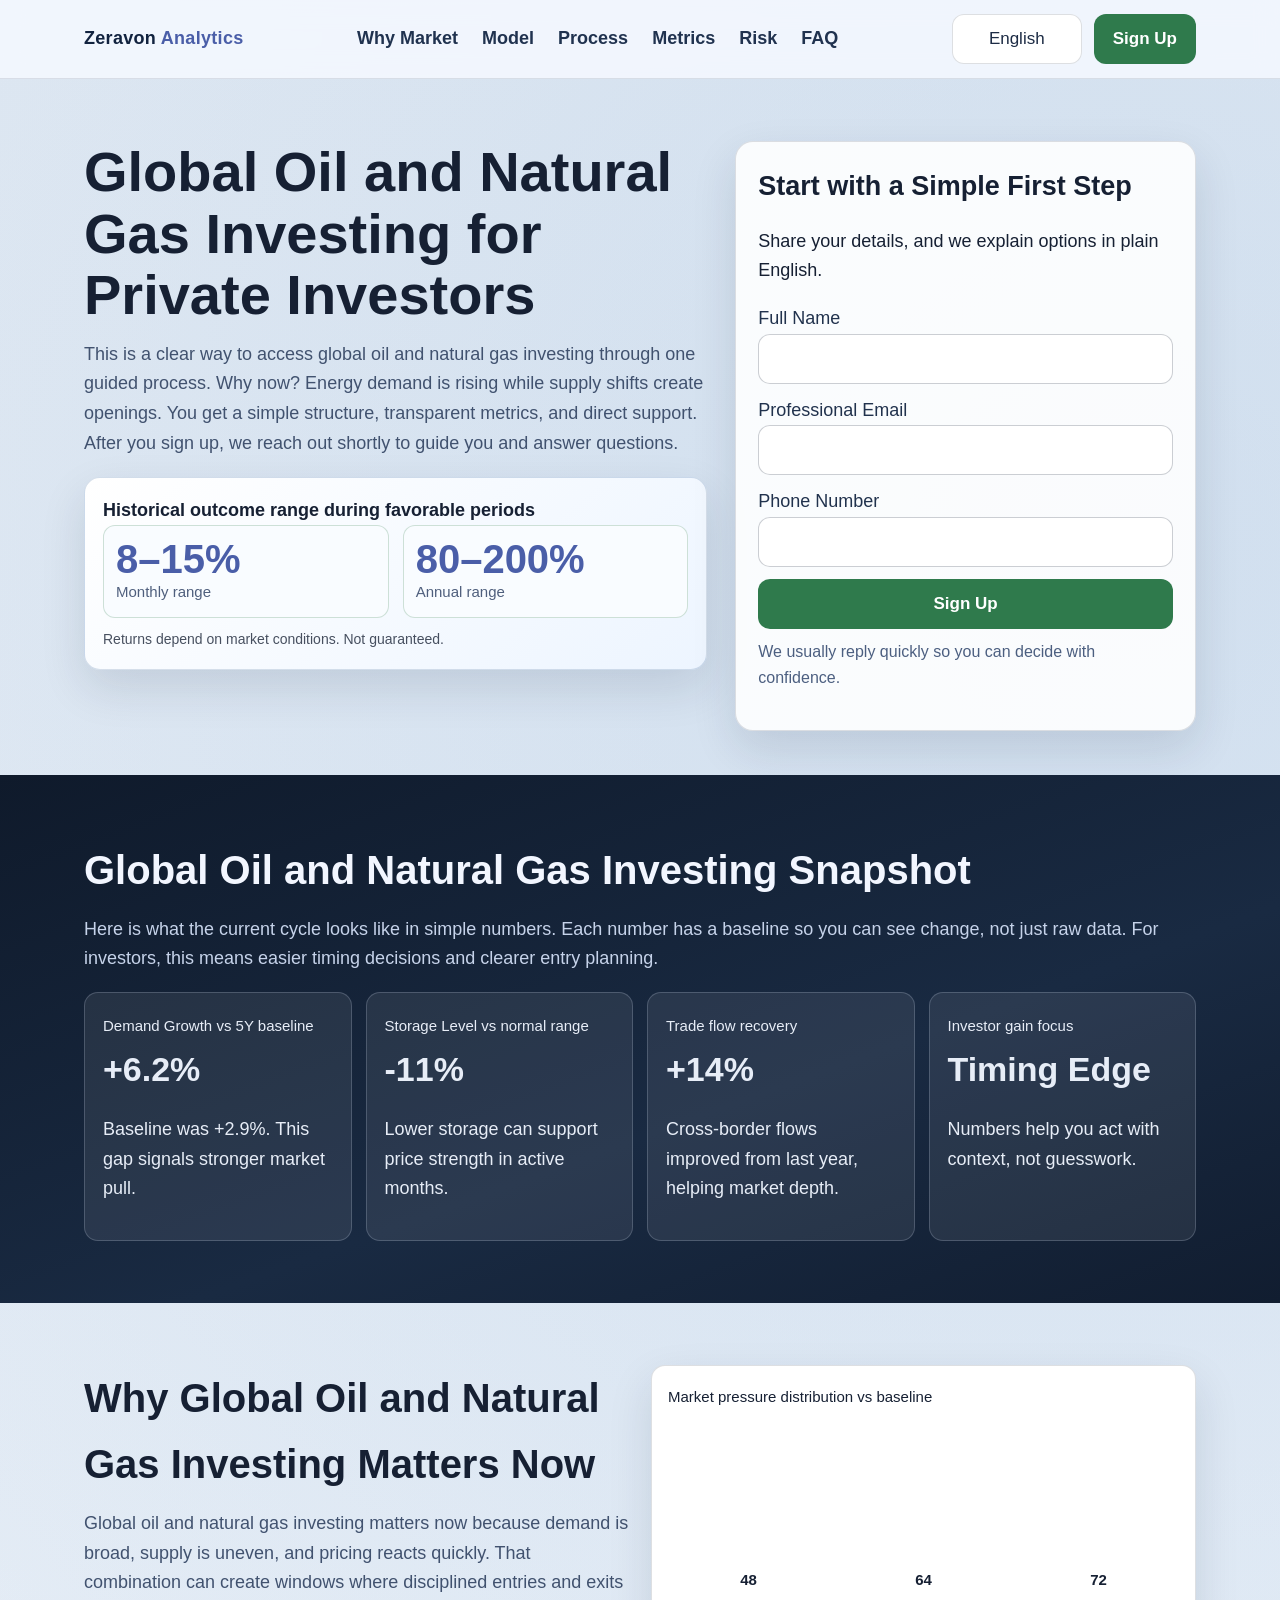
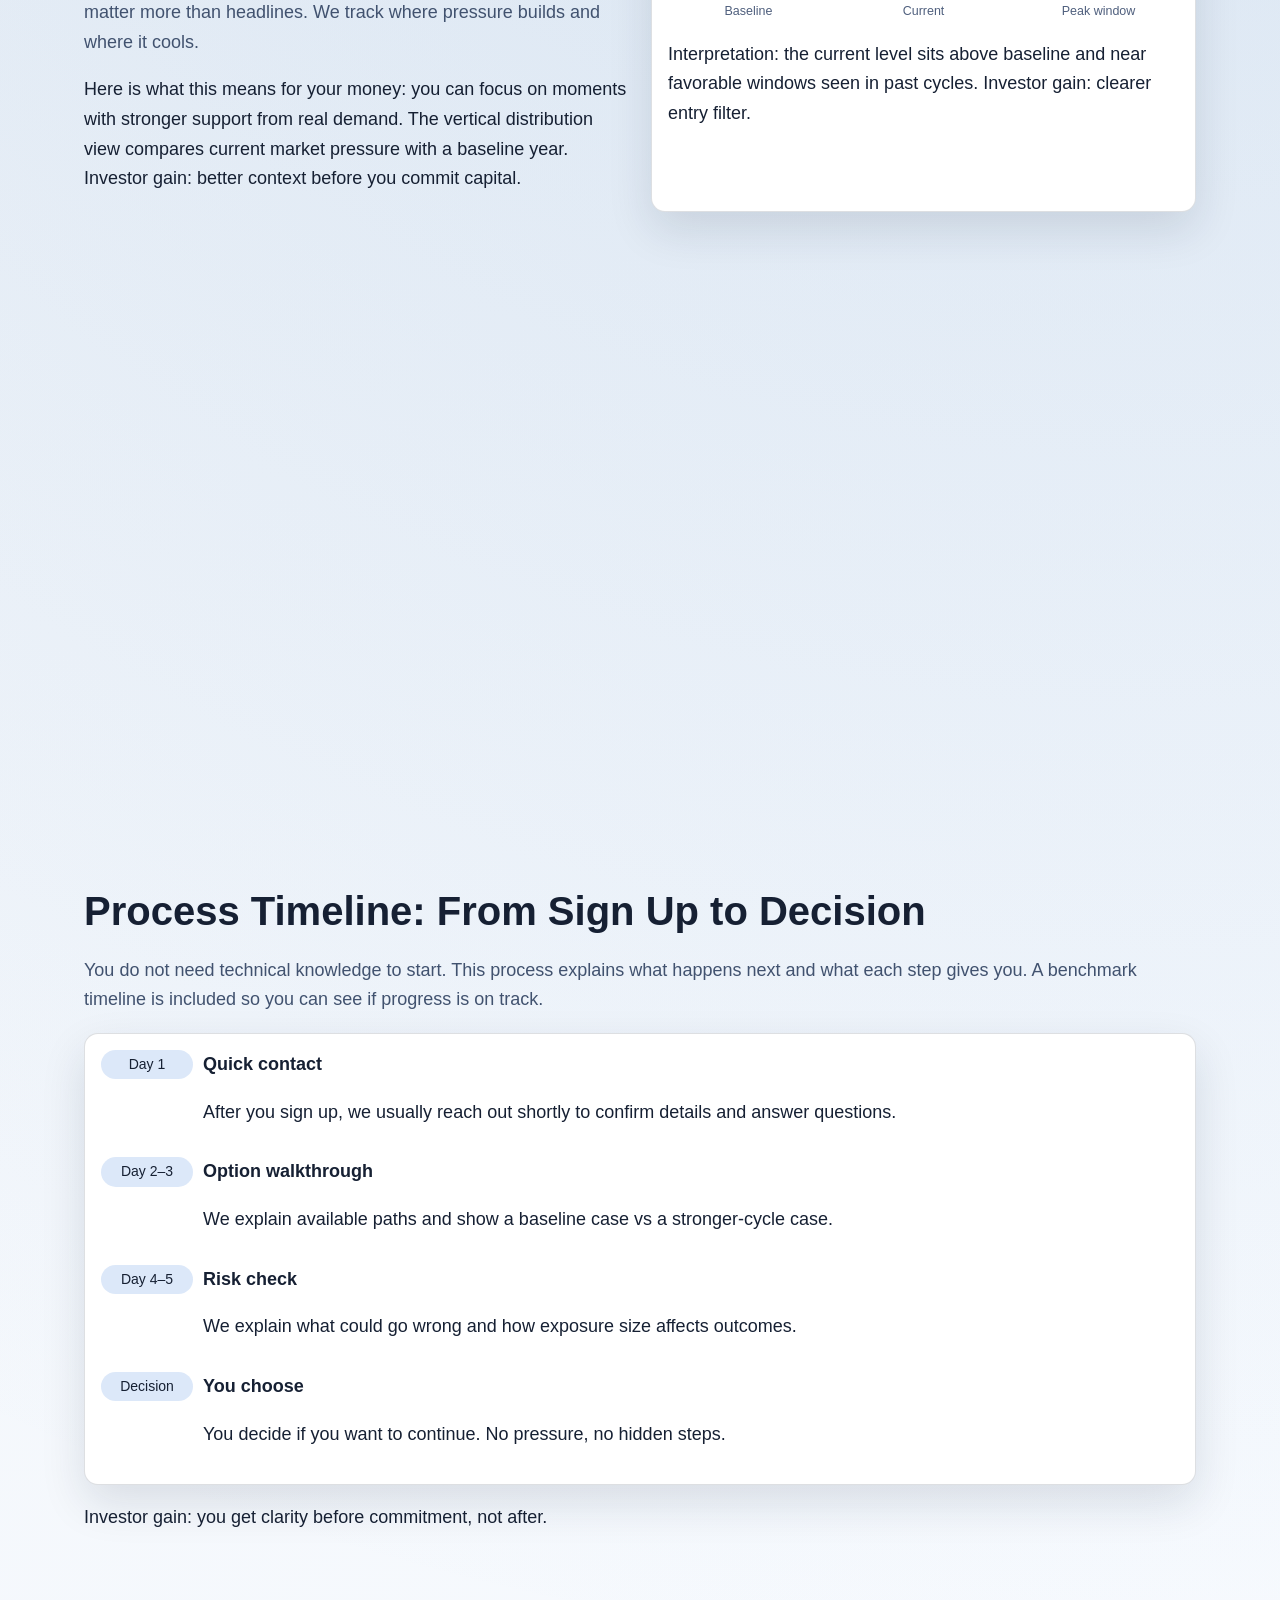
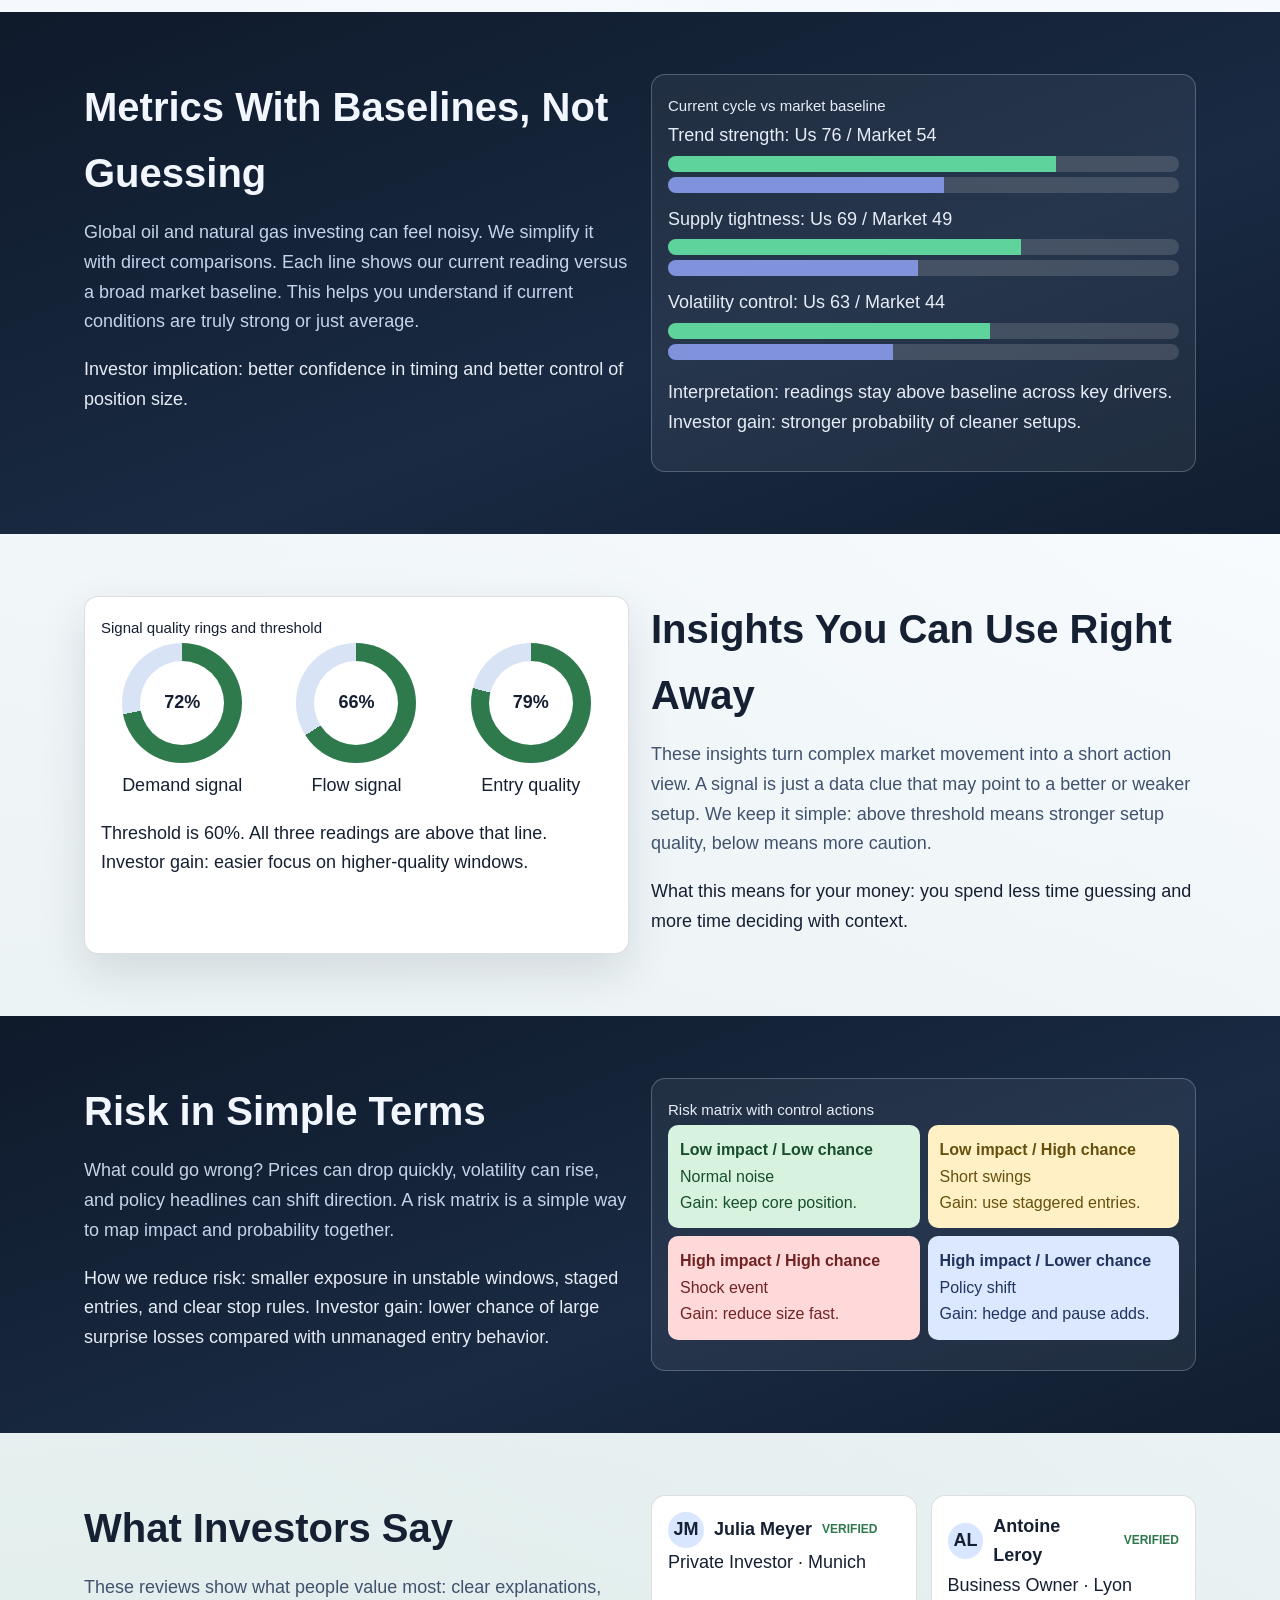
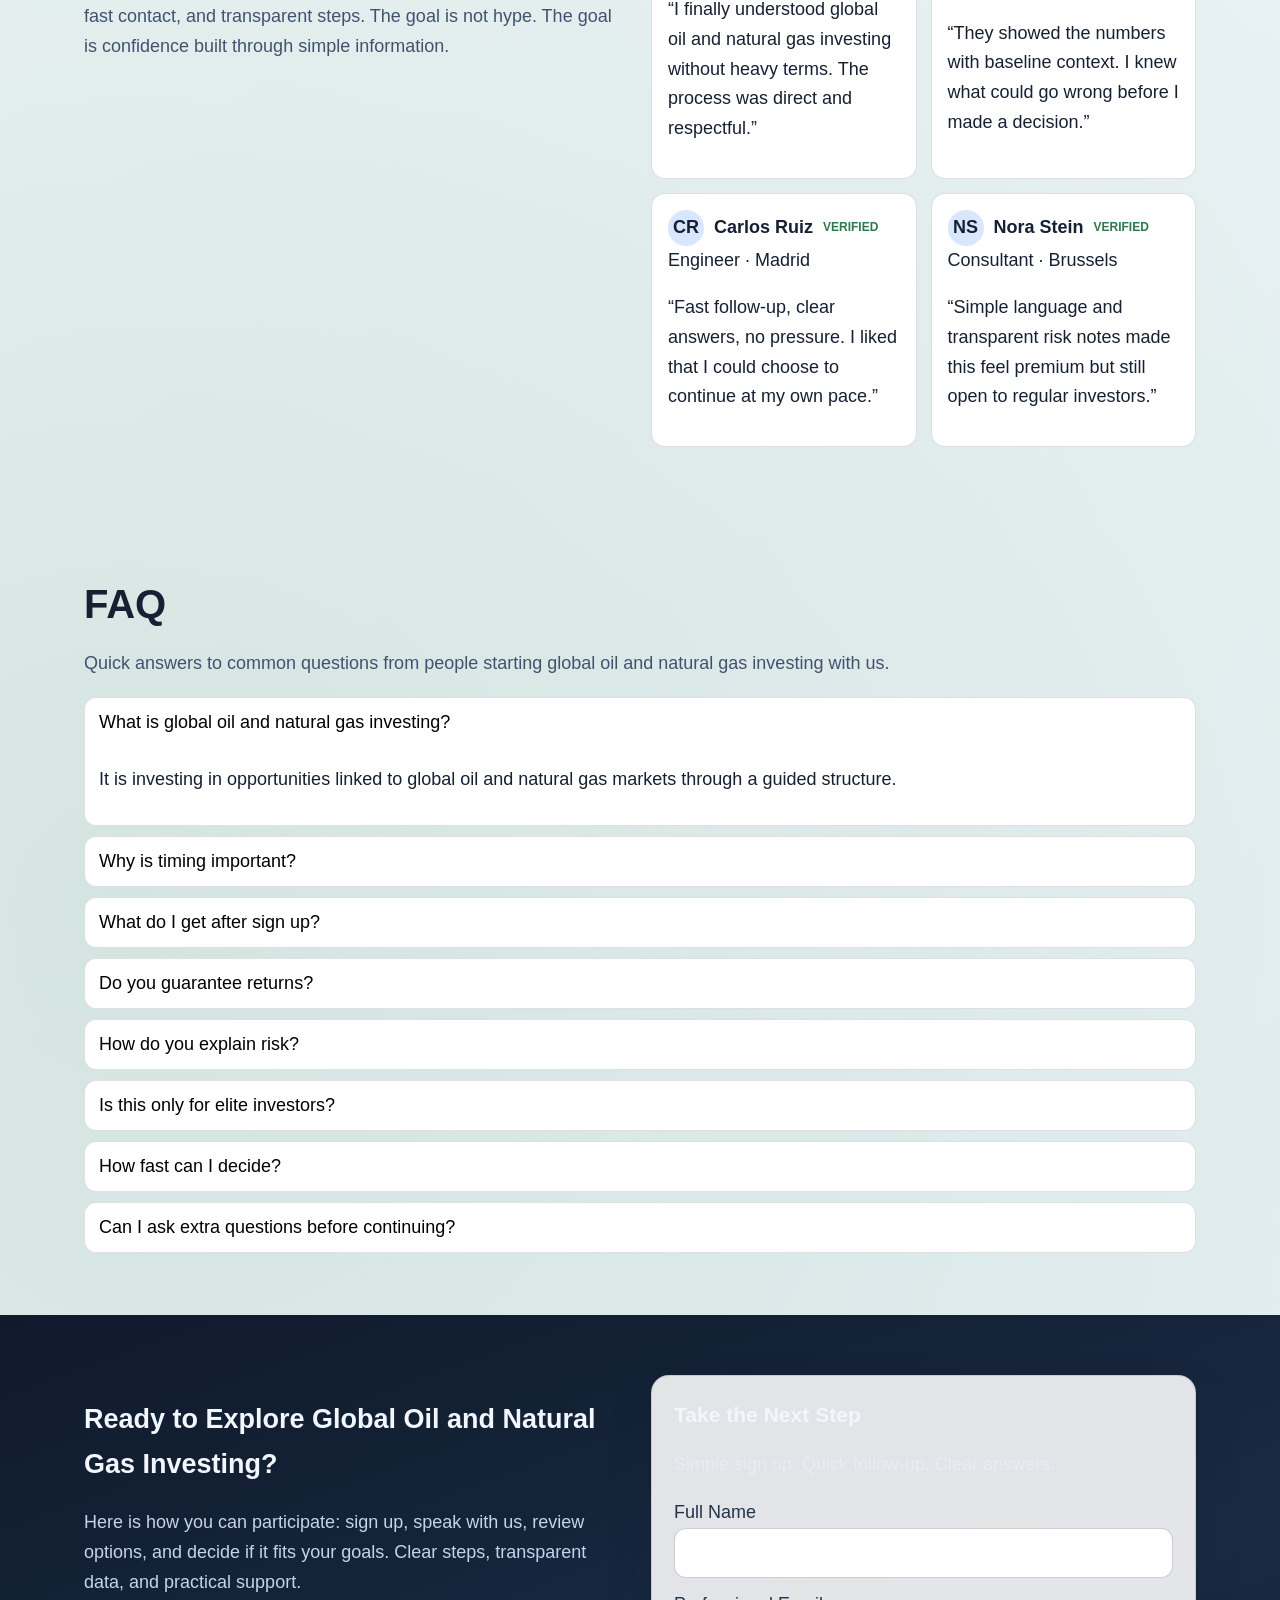
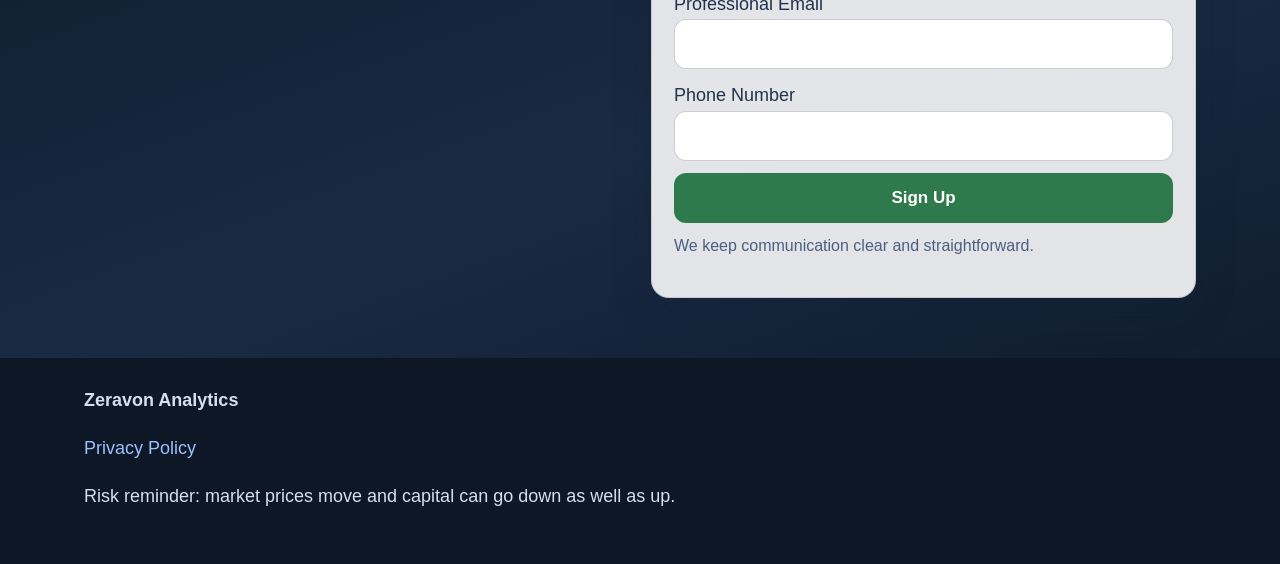
<file: index.html>
<!-- DESIGN SEED: 2841 -->
<!DOCTYPE html>
<html lang="en">
<head>
  <meta charset="UTF-8" />
  <meta name="viewport" content="width=device-width, initial-scale=1.0" />
  <title>Zeravon Analytics Global Oil and Natural Gas Investing | English Page</title>
  <meta name="description" content="Explore a clear way to start global oil and natural gas investing with Zeravon Analytics. Learn the process, key numbers, risks, and next steps." />
  <link rel="canonical" href="https://zeravonanalytics.com/index.html" />
  <meta property="og:title" content="Zeravon Analytics | Global Oil and Natural Gas Investing" />
  <meta property="og:description" content="Simple, premium, and transparent global oil and natural gas investing for private investors." />
  <meta property="og:type" content="website" />
  <meta property="og:url" content="https://zeravonanalytics.com/index.html" />
  <meta property="og:image" content="https://zeravonanalytics.com/assets/img/og-cover.jpg" />
  <meta name="twitter:card" content="summary_large_image" />
  <meta name="twitter:title" content="Global Oil and Natural Gas Investing" />
  <meta name="twitter:description" content="Built for private investors who want clear energy market exposure." />
  <link rel="alternate" hreflang="en" href="https://zeravonanalytics.com/index.html" />
  <link rel="alternate" hreflang="de" href="https://zeravonanalytics.com/de/index.html" />
  <link rel="alternate" hreflang="fr" href="https://zeravonanalytics.com/fr/index.html" />
  <link rel="alternate" hreflang="es" href="https://zeravonanalytics.com/es/index.html" />
  <link rel="alternate" hreflang="it" href="https://zeravonanalytics.com/it/index.html" />
  <link rel="alternate" hreflang="tr" href="https://zeravonanalytics.com/tr/index.html" />
  <link rel="alternate" hreflang="pt" href="https://zeravonanalytics.com/pt/index.html" />
  <link rel="alternate" hreflang="ja" href="https://zeravonanalytics.com/jp/index.html" />
  <link rel="alternate" hreflang="sk" href="https://zeravonanalytics.com/sk/index.html" />
  <link rel="alternate" hreflang="nl-BE" href="https://zeravonanalytics.com/be/index.html" />
  <link rel="alternate" hreflang="x-default" href="https://zeravonanalytics.com/index.html" />
  <link rel="stylesheet" href="assets/style.css" />
</head>
<body>
<header class="site-header">
  <div class="container header-inner">
    <a class="brand" href="index.html">Zeravon <span>Analytics</span></a>
    <nav class="nav-links" aria-label="Primary navigation">
      <a href="#market">Why Market</a><a href="#model">Model</a><a href="#process">Process</a><a href="#metrics">Metrics</a><a href="#risk">Risk</a><a href="#faq">FAQ</a>
    </nav>
    <div class="header-right">
      <div class="lang" data-lang>
        <button class="lang-toggle" aria-expanded="false">English</button>
        <div class="lang-menu">
          <a href="index.html"><svg class="flag" viewBox="0 0 60 30"><rect width="60" height="30" fill="#012169"/><path d="M0 0 60 30M60 0 0 30" stroke="#fff" stroke-width="6"/><path d="M0 0 60 30M60 0 0 30" stroke="#c8102e" stroke-width="3"/><path d="M30 0v30M0 15h60" stroke="#fff" stroke-width="10"/><path d="M30 0v30M0 15h60" stroke="#c8102e" stroke-width="6"/></svg>English</a>
          <a href="de/index.html"><svg class="flag" viewBox="0 0 3 2"><rect width="3" height="2" fill="#ffce00"/><rect width="3" height="1.33" fill="#dd0000"/><rect width="3" height="0.66" fill="#000"/></svg>Deutsch</a>
          <a href="fr/index.html"><svg class="flag" viewBox="0 0 3 2"><rect width="1" height="2" fill="#0055a4"/><rect x="1" width="1" height="2" fill="#fff"/><rect x="2" width="1" height="2" fill="#ef4135"/></svg>Français</a>
          <a href="es/index.html"><svg class="flag" viewBox="0 0 3 2"><rect width="3" height="2" fill="#aa151b"/><rect y="0.5" width="3" height="1" fill="#f1bf00"/></svg>Español</a>
          <a href="it/index.html"><svg class="flag" viewBox="0 0 3 2"><rect width="1" height="2" fill="#009246"/><rect x="1" width="1" height="2" fill="#fff"/><rect x="2" width="1" height="2" fill="#ce2b37"/></svg>Italiano</a>
          <a href="tr/index.html"><svg class="flag" viewBox="0 0 3 2"><rect width="3" height="2" fill="#e30a17"/><circle cx="1.3" cy="1" r="0.45" fill="#fff"/><circle cx="1.42" cy="1" r="0.36" fill="#e30a17"/><polygon points="1.9,1 2.2,0.86 2.2,1.14" fill="#fff"/></svg>Türkçe</a>
          <a href="pt/index.html"><svg class="flag" viewBox="0 0 3 2"><rect width="1.2" height="2" fill="#046a38"/><rect x="1.2" width="1.8" height="2" fill="#da291c"/></svg>Português</a>
          <a href="jp/index.html"><svg class="flag" viewBox="0 0 3 2"><rect width="3" height="2" fill="#fff"/><circle cx="1.5" cy="1" r="0.45" fill="#bc002d"/></svg>日本語</a>
          <a href="sk/index.html"><svg class="flag" viewBox="0 0 3 2"><rect width="3" height="2" fill="#ee1c25"/><rect width="3" height="1.33" fill="#0b4ea2"/><rect width="3" height="0.66" fill="#fff"/></svg>Slovak</a>
          <a href="be/index.html"><svg class="flag" viewBox="0 0 3 2"><rect width="1" height="2" fill="#000"/><rect x="1" width="1" height="2" fill="#ffe936"/><rect x="2" width="1" height="2" fill="#ef3340"/></svg>Nederlands (BE)</a>
        </div>
      </div>
      <button class="btn btn-primary">Sign Up</button>
      <button class="burger" data-burger aria-label="Open menu">☰</button>
    </div>
  </div>
</header>

<div class="mobile-drawer" data-drawer>
  <div class="drawer-panel" role="dialog" aria-modal="true" aria-label="Mobile menu">
    <div class="drawer-top"><strong>Menu</strong><button class="close-btn" data-close-drawer>X</button></div>
    <nav class="drawer-nav">
      <a href="#market">Why Market</a><a href="#model">Model</a><a href="#process">Process</a><a href="#metrics">Metrics</a><a href="#risk">Risk</a><a href="#faq">FAQ</a>
    </nav>
    <div class="drawer-actions">
      <div class="lang" data-lang>
        <button class="lang-toggle">English</button>
        <div class="lang-menu">
                <a href="index.html">English</a>
                <a href="de/index.html">Deutsch</a>
                <a href="fr/index.html">Français</a>
                <a href="es/index.html">Español</a>
                <a href="it/index.html">Italiano</a>
                <a href="tr/index.html">Türkçe</a>
                <a href="pt/index.html">Português</a>
                <a href="jp/index.html">日本語</a>
                <a href="sk/index.html">Slovak</a>
                <a href="be/index.html">Nederlands (BE)</a>
        </div>
      </div>
      <button class="btn btn-primary">Sign Up</button>
    </div>
  </div>
</div>

<main>
  <section class="hero">
    <div class="container hero-wrap">
      <div class="reveal">
        <h1>Global Oil and Natural Gas Investing for Private Investors</h1>
        <p class="lead">This is a clear way to access global oil and natural gas investing through one guided process. Why now? Energy demand is rising while supply shifts create openings. You get a simple structure, transparent metrics, and direct support. After you sign up, we reach out shortly to guide you and answer questions.</p>
        <div class="performance-panel">
          <strong>Historical outcome range during favorable periods</strong>
          <div class="performance-grid">
            <div class="metric"><div class="big">8–15%</div><small>Monthly range</small></div>
            <div class="metric"><div class="big">80–200%</div><small>Annual range</small></div>
          </div>
          <p class="micro">Returns depend on market conditions. Not guaranteed.</p>
        </div>
      </div>
      <form class="form-card reveal" aria-label="Hero lead form">
        <h2>Start with a Simple First Step</h2>
        <p>Share your details, and we explain options in plain English.</p>
        <div class="form-grid">
          <label>Full Name<input type="text" name="full_name" required /></label>
          <label>Professional Email<input type="email" name="email" required /></label>
          <label>Phone Number<input type="tel" name="phone" required /></label>
          <button class="btn btn-primary" type="submit">Sign Up</button>
        </div>
        <p class="trust">We usually reply quickly so you can decide with confidence.</p>
      </form>
    </div>
  </section>

  <section class="section dark kpi-strip reveal">
    <div class="container">
      <h2>Global Oil and Natural Gas Investing Snapshot</h2>
      <p class="section-intro">Here is what the current cycle looks like in simple numbers. Each number has a baseline so you can see change, not just raw data. For investors, this means easier timing decisions and clearer entry planning.</p>
      <div class="kpi-grid">
        <article class="kpi-card"><small>Demand Growth vs 5Y baseline</small><strong>+6.2%</strong><p>Baseline was +2.9%. This gap signals stronger market pull.</p></article>
        <article class="kpi-card"><small>Storage Level vs normal range</small><strong>-11%</strong><p>Lower storage can support price strength in active months.</p></article>
        <article class="kpi-card"><small>Trade flow recovery</small><strong>+14%</strong><p>Cross-border flows improved from last year, helping market depth.</p></article>
        <article class="kpi-card"><small>Investor gain focus</small><strong>Timing Edge</strong><p>Numbers help you act with context, not guesswork.</p></article>
      </div>
    </div>
  </section>

  <section id="market" class="section reveal">
    <div class="container market-layout">
      <div>
        <h2>Why Global Oil and Natural Gas Investing Matters Now</h2>
        <p class="section-intro">Global oil and natural gas investing matters now because demand is broad, supply is uneven, and pricing reacts quickly. That combination can create windows where disciplined entries and exits matter more than headlines. We track where pressure builds and where it cools.</p>
        <p>Here is what this means for your money: you can focus on moments with stronger support from real demand. The vertical distribution view compares current market pressure with a baseline year. Investor gain: better context before you commit capital.</p>
      </div>
      <div class="card">
        <small>Market pressure distribution vs baseline</small>
        <div class="vbars">
          <div class="vbar"><div class="col" style="height:48%"></div><strong>48</strong><small>Baseline</small></div>
          <div class="vbar"><div class="col" style="height:64%"></div><strong>64</strong><small>Current</small></div>
          <div class="vbar"><div class="col" style="height:72%"></div><strong>72</strong><small>Peak window</small></div>
        </div>
        <p>Interpretation: the current level sits above baseline and near favorable windows seen in past cycles. Investor gain: clearer entry filter.</p>
      </div>
    </div>
  </section>

  <section id="model" class="section reveal">
    <div class="container model-layout">
      <div class="card">
        <small>Exposure composition with benchmark</small>
        <div class="stack">
          <div><div>Core positions (target 45%, baseline 38%)</div><div class="stack-item"><div class="stack-fill"><span class="seg-a" style="width:45%"></span><span class="seg-b" style="width:38%"></span><span class="seg-c" style="width:17%"></span></div></div></div>
          <div><div>Event-driven entries (target 35%, baseline 22%)</div><div class="stack-item"><div class="stack-fill"><span class="seg-a" style="width:35%"></span><span class="seg-b" style="width:22%"></span><span class="seg-c" style="width:43%"></span></div></div></div>
          <div><div>Protection layer (target 20%, baseline 40%)</div><div class="stack-item"><div class="stack-fill"><span class="seg-a" style="width:20%"></span><span class="seg-b" style="width:40%"></span><span class="seg-c" style="width:40%"></span></div></div></div>
        </div>
        <p>Interpretation: we keep a larger active share when trend quality improves. Investor gain: room for upside with a clear protection layer.</p>
      </div>
      <div>
        <h2>How the Model Works in Plain Steps</h2>
        <p class="section-intro">Our model for global oil and natural gas investing is simple. We scan demand and supply signals, set target exposure, and adjust when momentum or risk changes. You always see what changed and why.</p>
        <p>What you get: clear position logic, transparent benchmark references, and a repeatable framework. What could go wrong: sudden macro shocks can move prices fast. How we reduce risk: we lower exposure quickly when signals break.</p>
      </div>
    </div>
  </section>

  <section id="process" class="section reveal">
    <div class="container">
      <h2>Process Timeline: From Sign Up to Decision</h2>
      <p class="section-intro">You do not need technical knowledge to start. This process explains what happens next and what each step gives you. A benchmark timeline is included so you can see if progress is on track.</p>
      <div class="card timeline">
        <div class="step"><span class="tag">Day 1</span><div><strong>Quick contact</strong><p>After you sign up, we usually reach out shortly to confirm details and answer questions.</p></div></div>
        <div class="step"><span class="tag">Day 2–3</span><div><strong>Option walkthrough</strong><p>We explain available paths and show a baseline case vs a stronger-cycle case.</p></div></div>
        <div class="step"><span class="tag">Day 4–5</span><div><strong>Risk check</strong><p>We explain what could go wrong and how exposure size affects outcomes.</p></div></div>
        <div class="step"><span class="tag">Decision</span><div><strong>You choose</strong><p>You decide if you want to continue. No pressure, no hidden steps.</p></div></div>
      </div>
      <p>Investor gain: you get clarity before commitment, not after.</p>
    </div>
  </section>

  <section id="metrics" class="section dark reveal">
    <div class="container metrics-layout">
      <div>
        <h2>Metrics With Baselines, Not Guessing</h2>
        <p class="section-intro">Global oil and natural gas investing can feel noisy. We simplify it with direct comparisons. Each line shows our current reading versus a broad market baseline. This helps you understand if current conditions are truly strong or just average.</p>
        <p>Investor implication: better confidence in timing and better control of position size.</p>
      </div>
      <div class="card">
        <small>Current cycle vs market baseline</small>
        <div class="dual-bars">
          <div class="dual"><span>Trend strength: Us 76 / Market 54</span><div class="track"><div class="fill-us" style="width:76%"></div></div><div class="track"><div class="fill-market" style="width:54%"></div></div></div>
          <div class="dual"><span>Supply tightness: Us 69 / Market 49</span><div class="track"><div class="fill-us" style="width:69%"></div></div><div class="track"><div class="fill-market" style="width:49%"></div></div></div>
          <div class="dual"><span>Volatility control: Us 63 / Market 44</span><div class="track"><div class="fill-us" style="width:63%"></div></div><div class="track"><div class="fill-market" style="width:44%"></div></div></div>
        </div>
        <p>Interpretation: readings stay above baseline across key drivers. Investor gain: stronger probability of cleaner setups.</p>
      </div>
    </div>
  </section>

  <section class="section reveal">
    <div class="container insights-layout">
      <div class="card">
        <small>Signal quality rings and threshold</small>
        <div class="rings">
          <div class="ring-card"><div class="ring" style="--val:72%"><span>72%</span></div><div>Demand signal</div></div>
          <div class="ring-card"><div class="ring" style="--val:66%"><span>66%</span></div><div>Flow signal</div></div>
          <div class="ring-card"><div class="ring" style="--val:79%"><span>79%</span></div><div>Entry quality</div></div>
        </div>
        <p>Threshold is 60%. All three readings are above that line. Investor gain: easier focus on higher-quality windows.</p>
      </div>
      <div>
        <h2>Insights You Can Use Right Away</h2>
        <p class="section-intro">These insights turn complex market movement into a short action view. A signal is just a data clue that may point to a better or weaker setup. We keep it simple: above threshold means stronger setup quality, below means more caution.</p>
        <p>What this means for your money: you spend less time guessing and more time deciding with context.</p>
      </div>
    </div>
  </section>

  <section id="risk" class="section dark reveal">
    <div class="container risk-layout">
      <div>
        <h2>Risk in Simple Terms</h2>
        <p class="section-intro">What could go wrong? Prices can drop quickly, volatility can rise, and policy headlines can shift direction. A risk matrix is a simple way to map impact and probability together.</p>
        <p>How we reduce risk: smaller exposure in unstable windows, staged entries, and clear stop rules. Investor gain: lower chance of large surprise losses compared with unmanaged entry behavior.</p>
      </div>
      <div class="card">
        <small>Risk matrix with control actions</small>
        <div class="risk-matrix">
          <div class="cell low"><strong>Low impact / Low chance</strong><br/>Normal noise<br/>Gain: keep core position.</div>
          <div class="cell med"><strong>Low impact / High chance</strong><br/>Short swings<br/>Gain: use staggered entries.</div>
          <div class="cell high"><strong>High impact / High chance</strong><br/>Shock event
<br/>Gain: reduce size fast.</div>
          <div class="cell ctl"><strong>High impact / Lower chance</strong><br/>Policy shift
<br/>Gain: hedge and pause adds.</div>
        </div>
      </div>
    </div>
  </section>

  <section class="section reveal">
    <div class="container reviews-layout">
      <div>
        <h2>What Investors Say</h2>
        <p class="section-intro">These reviews show what people value most: clear explanations, fast contact, and transparent steps. The goal is not hype. The goal is confidence built through simple information.</p>
      </div>
      <div class="review-grid">
        <article class="review-card"><div class="review-top"><div class="avatar">JM</div><strong>Julia Meyer</strong><span class="verified">VERIFIED</span></div><div>Private Investor · Munich</div><p>“I finally understood global oil and natural gas investing without heavy terms. The process was direct and respectful.”</p></article>
        <article class="review-card"><div class="review-top"><div class="avatar">AL</div><strong>Antoine Leroy</strong><span class="verified">VERIFIED</span></div><div>Business Owner · Lyon</div><p>“They showed the numbers with baseline context. I knew what could go wrong before I made a decision.”</p></article>
        <article class="review-card"><div class="review-top"><div class="avatar">CR</div><strong>Carlos Ruiz</strong><span class="verified">VERIFIED</span></div><div>Engineer · Madrid</div><p>“Fast follow-up, clear answers, no pressure. I liked that I could choose to continue at my own pace.”</p></article>
        <article class="review-card"><div class="review-top"><div class="avatar">NS</div><strong>Nora Stein</strong><span class="verified">VERIFIED</span></div><div>Consultant · Brussels</div><p>“Simple language and transparent risk notes made this feel premium but still open to regular investors.”</p></article>
      </div>
    </div>
  </section>

  <section id="faq" class="section reveal">
    <div class="container">
      <h2>FAQ</h2>
      <p class="section-intro">Quick answers to common questions from people starting global oil and natural gas investing with us.</p>
      <div class="faq-list">
        <article class="faq-item open"><button class="faq-q">What is global oil and natural gas investing?</button><div class="faq-a"><p>It is investing in opportunities linked to global oil and natural gas markets through a guided structure.</p></div></article>
        <article class="faq-item"><button class="faq-q">Why is timing important?</button><div class="faq-a"><p>Prices move in cycles. Timing helps you enter when demand and supply signals are stronger.</p></div></article>
        <article class="faq-item"><button class="faq-q">What do I get after sign up?</button><div class="faq-a"><p>After you sign up, we usually reach out shortly to confirm details and answer questions.</p></div></article>
        <article class="faq-item"><button class="faq-q">Do you guarantee returns?</button><div class="faq-a"><p>No. Returns depend on market conditions and are never guaranteed.</p></div></article>
        <article class="faq-item"><button class="faq-q">How do you explain risk?</button><div class="faq-a"><p>We explain downside scenarios in simple language and show how exposure size changes outcomes.</p></div></article>
        <article class="faq-item"><button class="faq-q">Is this only for elite investors?</button><div class="faq-a"><p>No. This is built for private investors who want clarity and transparent support.</p></div></article>
        <article class="faq-item"><button class="faq-q">How fast can I decide?</button><div class="faq-a"><p>You decide at your pace after the walkthrough and risk explanation.</p></div></article>
        <article class="faq-item"><button class="faq-q">Can I ask extra questions before continuing?</button><div class="faq-a"><p>Yes. We encourage questions so you can make a confident decision.</p></div></article>
      </div>
    </div>
  </section>

  <section class="final-cta dark reveal">
    <div class="container cta-layout">
      <div>
        <h2>Ready to Explore Global Oil and Natural Gas Investing?</h2>
        <p class="section-intro">Here is how you can participate: sign up, speak with us, review options, and decide if it fits your goals. Clear steps, transparent data, and practical support.</p>
      </div>
      <form class="form-card" aria-label="Final lead form">
        <h3>Take the Next Step</h3>
        <p>Simple sign up. Quick follow-up. Clear answers.</p>
        <div class="form-grid">
          <label>Full Name<input type="text" required /></label>
          <label>Professional Email<input type="email" required /></label>
          <label>Phone Number<input type="tel" required /></label>
          <button class="btn btn-primary" type="submit">Sign Up</button>
        </div>
        <p class="trust">We keep communication clear and straightforward.</p>
      </form>
    </div>
  </section>
</main>

<footer>
  <div class="container">
    <strong>Zeravon Analytics</strong>
    <p><a href="#" data-open-privacy>Privacy Policy</a></p>
    <p>Risk reminder: market prices move and capital can go down as well as up.</p>
  </div>
</footer>

<div class="modal" data-modal>
  <div class="modal-panel" role="dialog" aria-modal="true" aria-label="Privacy Policy">
    <div class="modal-top"><h2>Privacy Policy</h2><button class="close-btn" data-close-modal aria-label="Close">X</button></div>
    <p><strong>Introduction:</strong> We explain what data we use and why in clear terms.</p>
    <p><strong>Data collection:</strong> We collect name, email, phone, and website usage data.</p>
    <p><strong>Legal basis:</strong> We process data when you consent or when needed to answer your request.</p>
    <p><strong>Cookies:</strong> We use cookies to improve site performance and understand usage patterns.</p>
    <p><strong>Retention:</strong> We keep data only for as long as needed for communication and legal duties.</p>
    <p><strong>Third-party sharing:</strong> We share limited data with service providers that help run the site.</p>
    <p><strong>Security:</strong> We use technical and process controls to protect stored information.</p>
    <p><strong>User rights:</strong> You can request access, correction, or deletion of your personal data.</p>
    <p><strong>International transfers:</strong> Some data may be processed outside your country with safeguards.</p>
    <p><strong>Industry risk disclosure:</strong> Investment-related communication includes market risk and no guarantee of returns.</p>
    <p><strong>Contact:</strong> Email privacy@zeravonanalytics.com for privacy questions.</p>
    <div class="modal-footer"><button class="close-btn" data-close-modal>Close</button></div>
  </div>
</div>

<script type="application/ld+json">{"@context":"https://schema.org","@graph":[{"@type":"Organization","name":"Zeravon Analytics","url":"https://zeravonanalytics.com"},{"@type":"WebSite","name":"Zeravon Analytics","url":"https://zeravonanalytics.com"},{"@type":"FAQPage","mainEntity":[{"@type":"Question","name":"What is global oil and natural gas investing?","acceptedAnswer":{"@type":"Answer","text":"It is investing in opportunities linked to global oil and natural gas markets through a guided structure."}},{"@type":"Question","name":"Do you guarantee returns?","acceptedAnswer":{"@type":"Answer","text":"No. Returns depend on market conditions and are never guaranteed."}}]},{"@type":"Review","author":{"@type":"Person","name":"Julia Meyer"},"reviewBody":"I finally understood global oil and natural gas investing without heavy terms.","itemReviewed":{"@type":"Organization","name":"Zeravon Analytics"}}]}</script>
<script src="assets/app.js" defer></script>
</body>
</html>
</file>
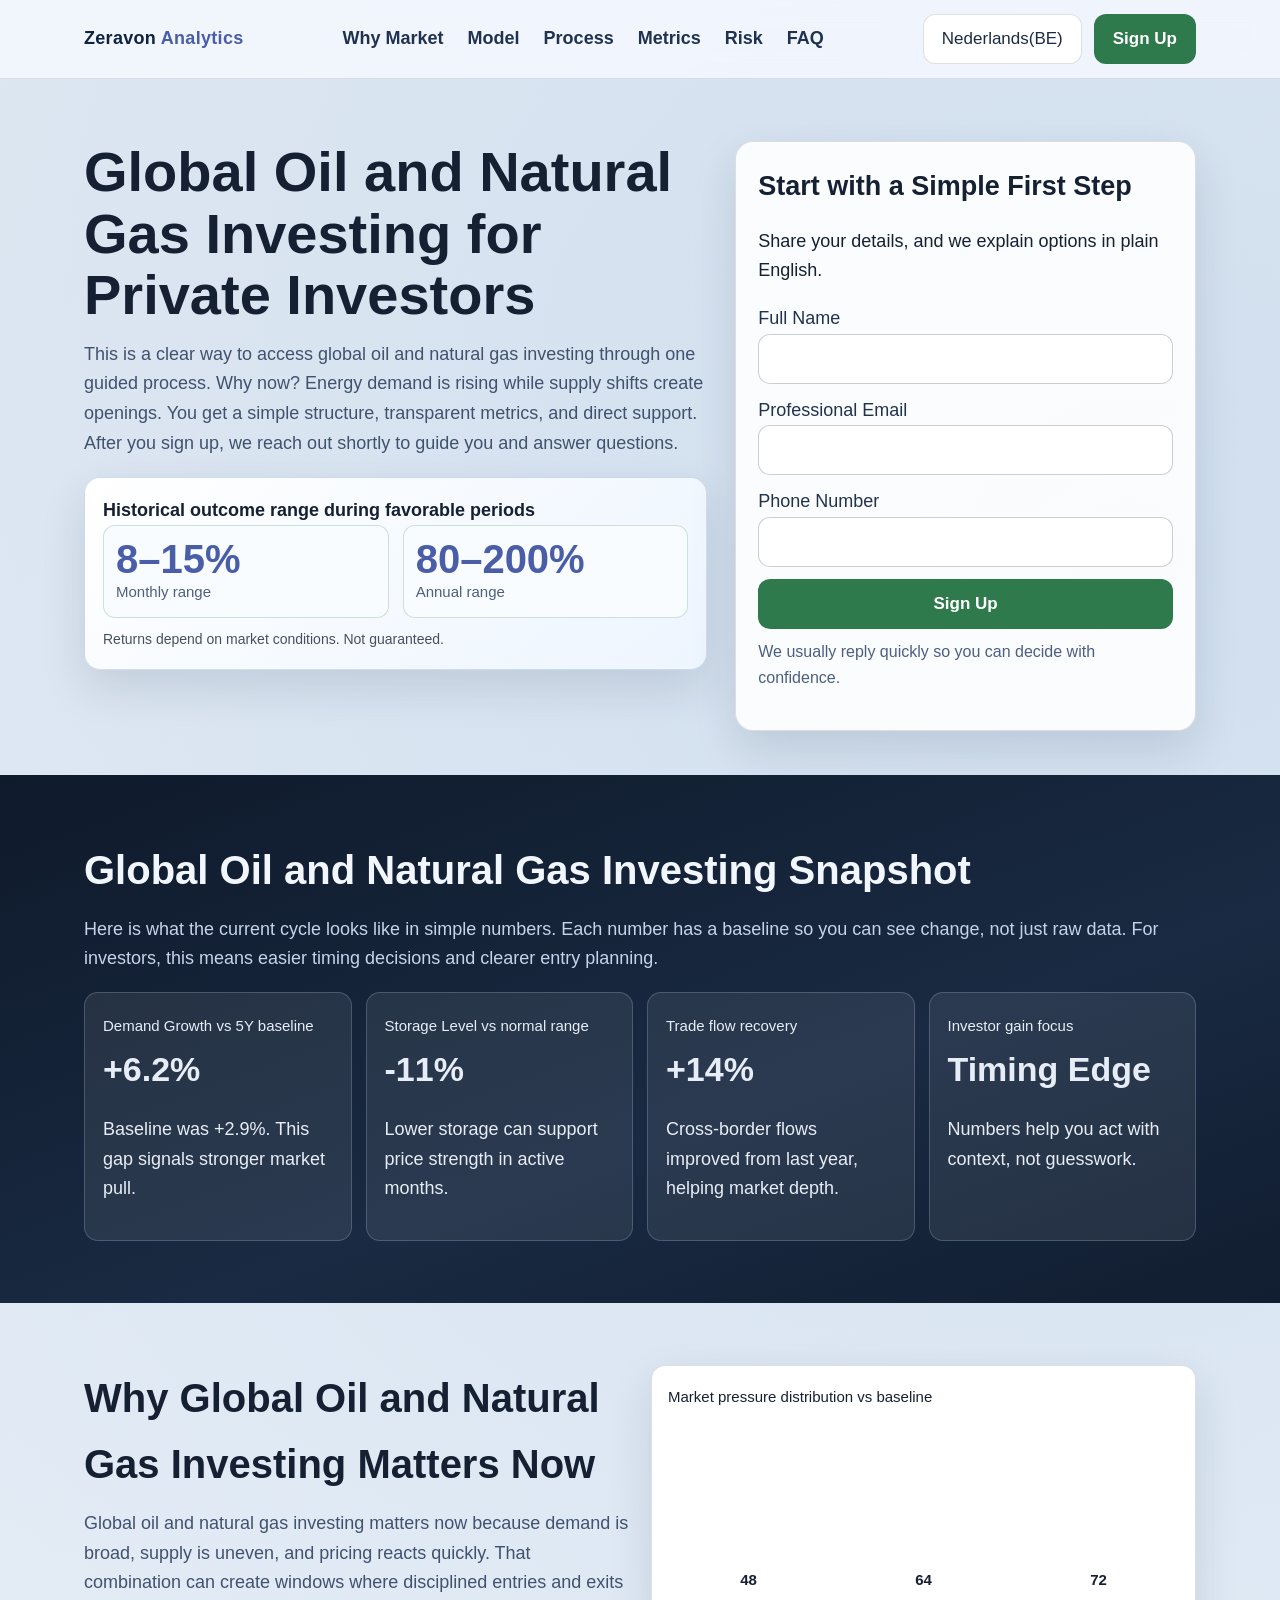
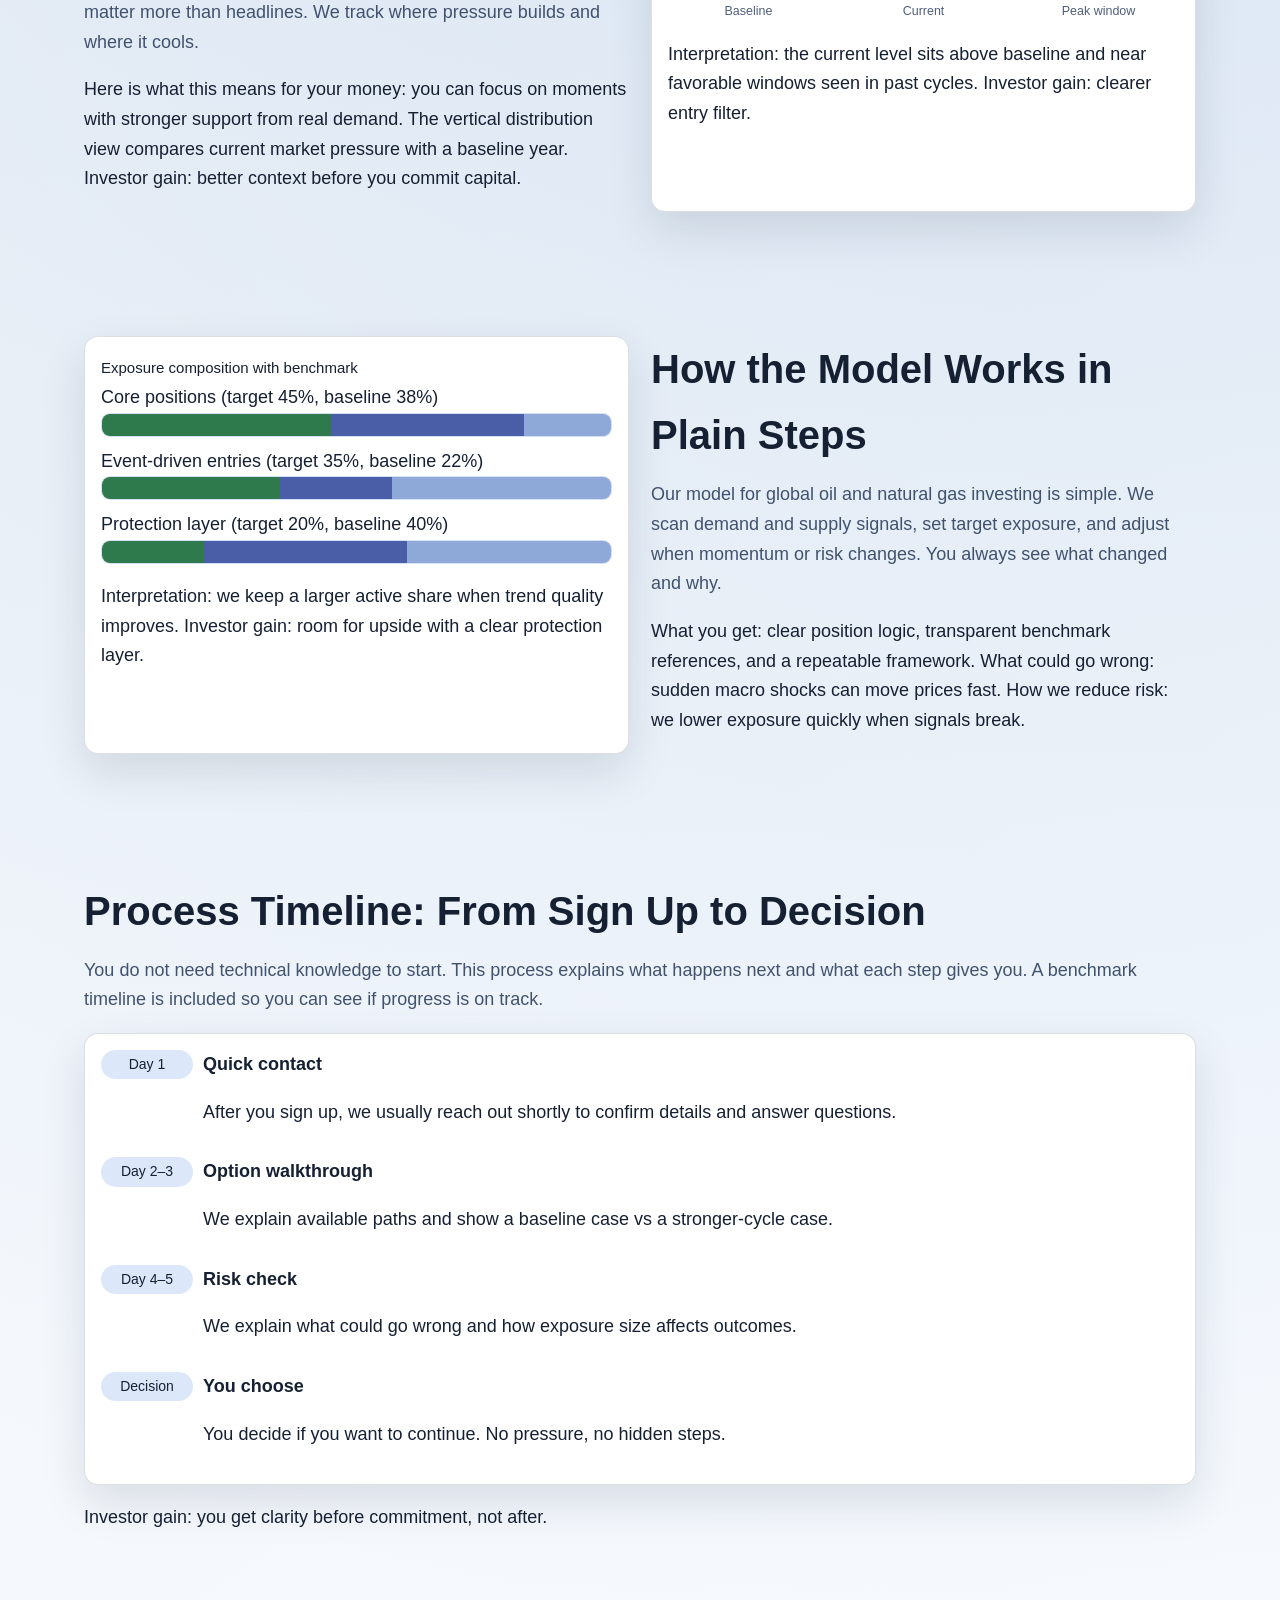
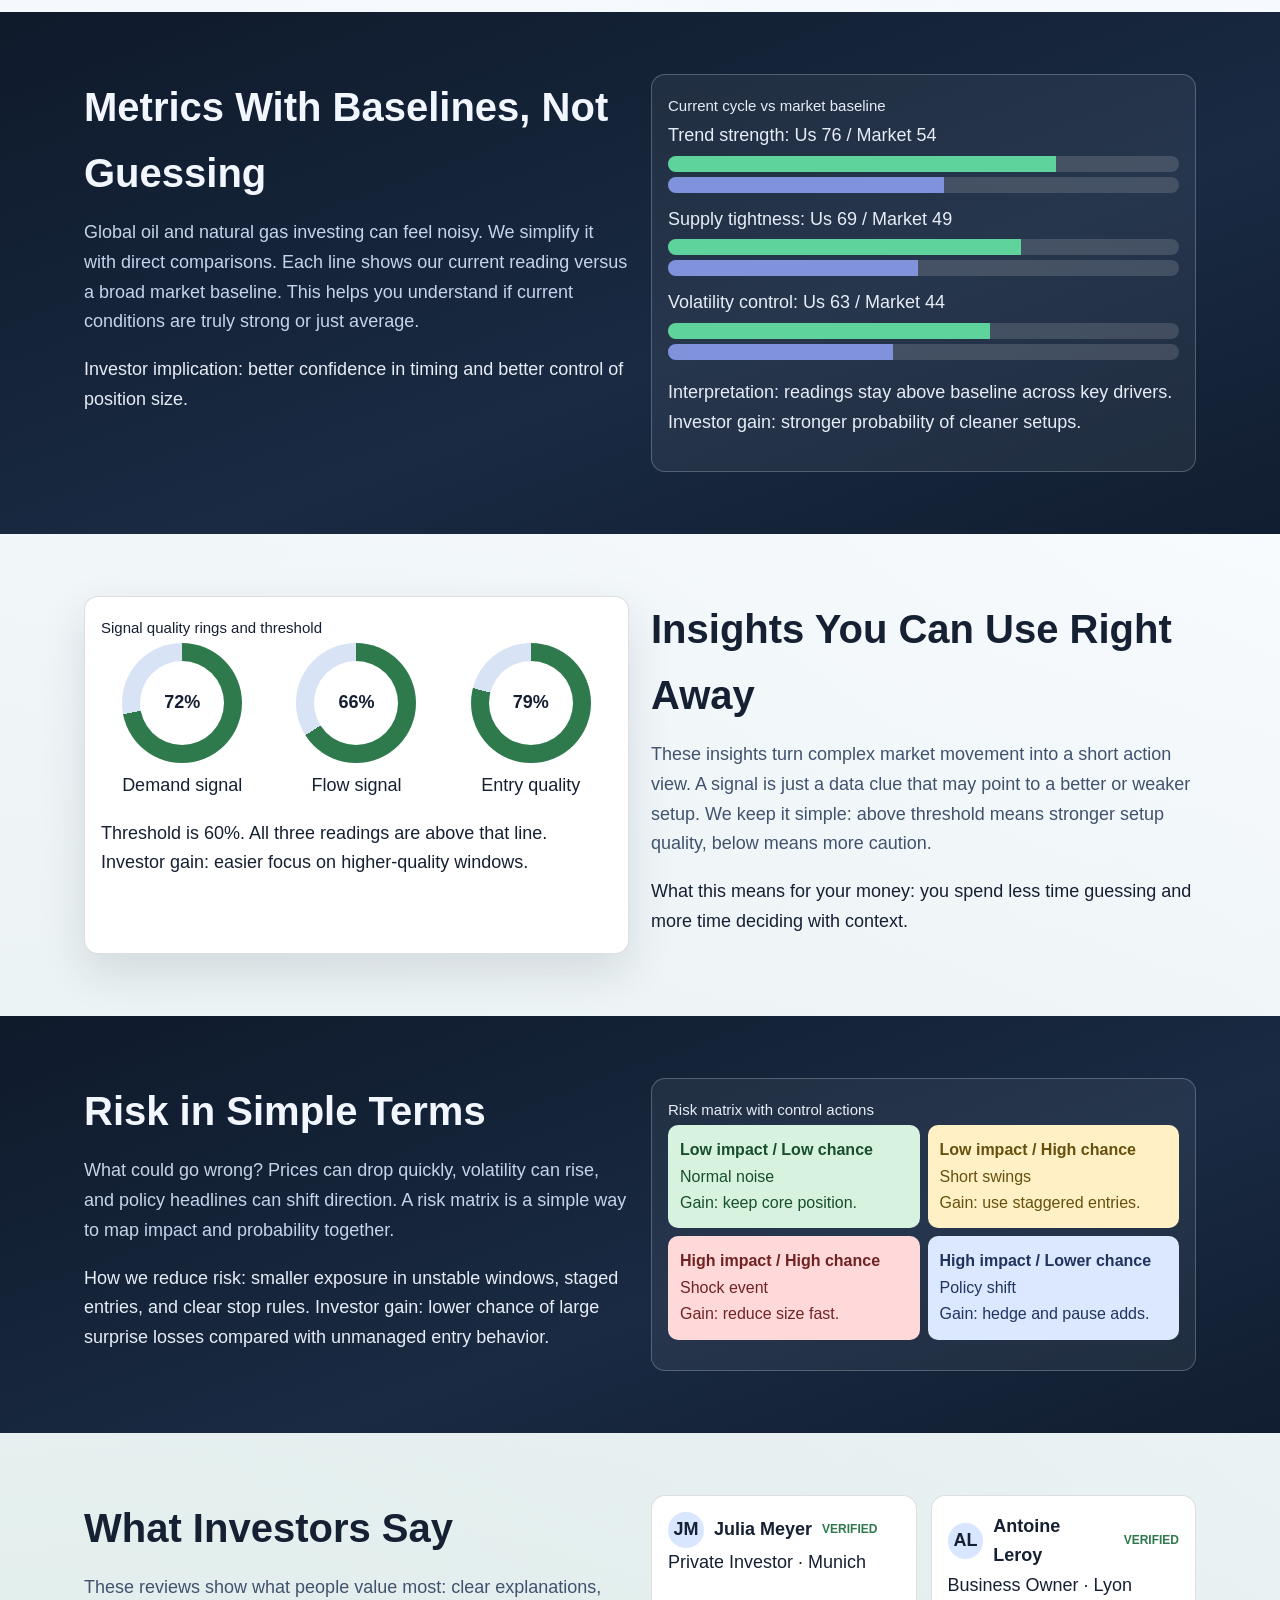
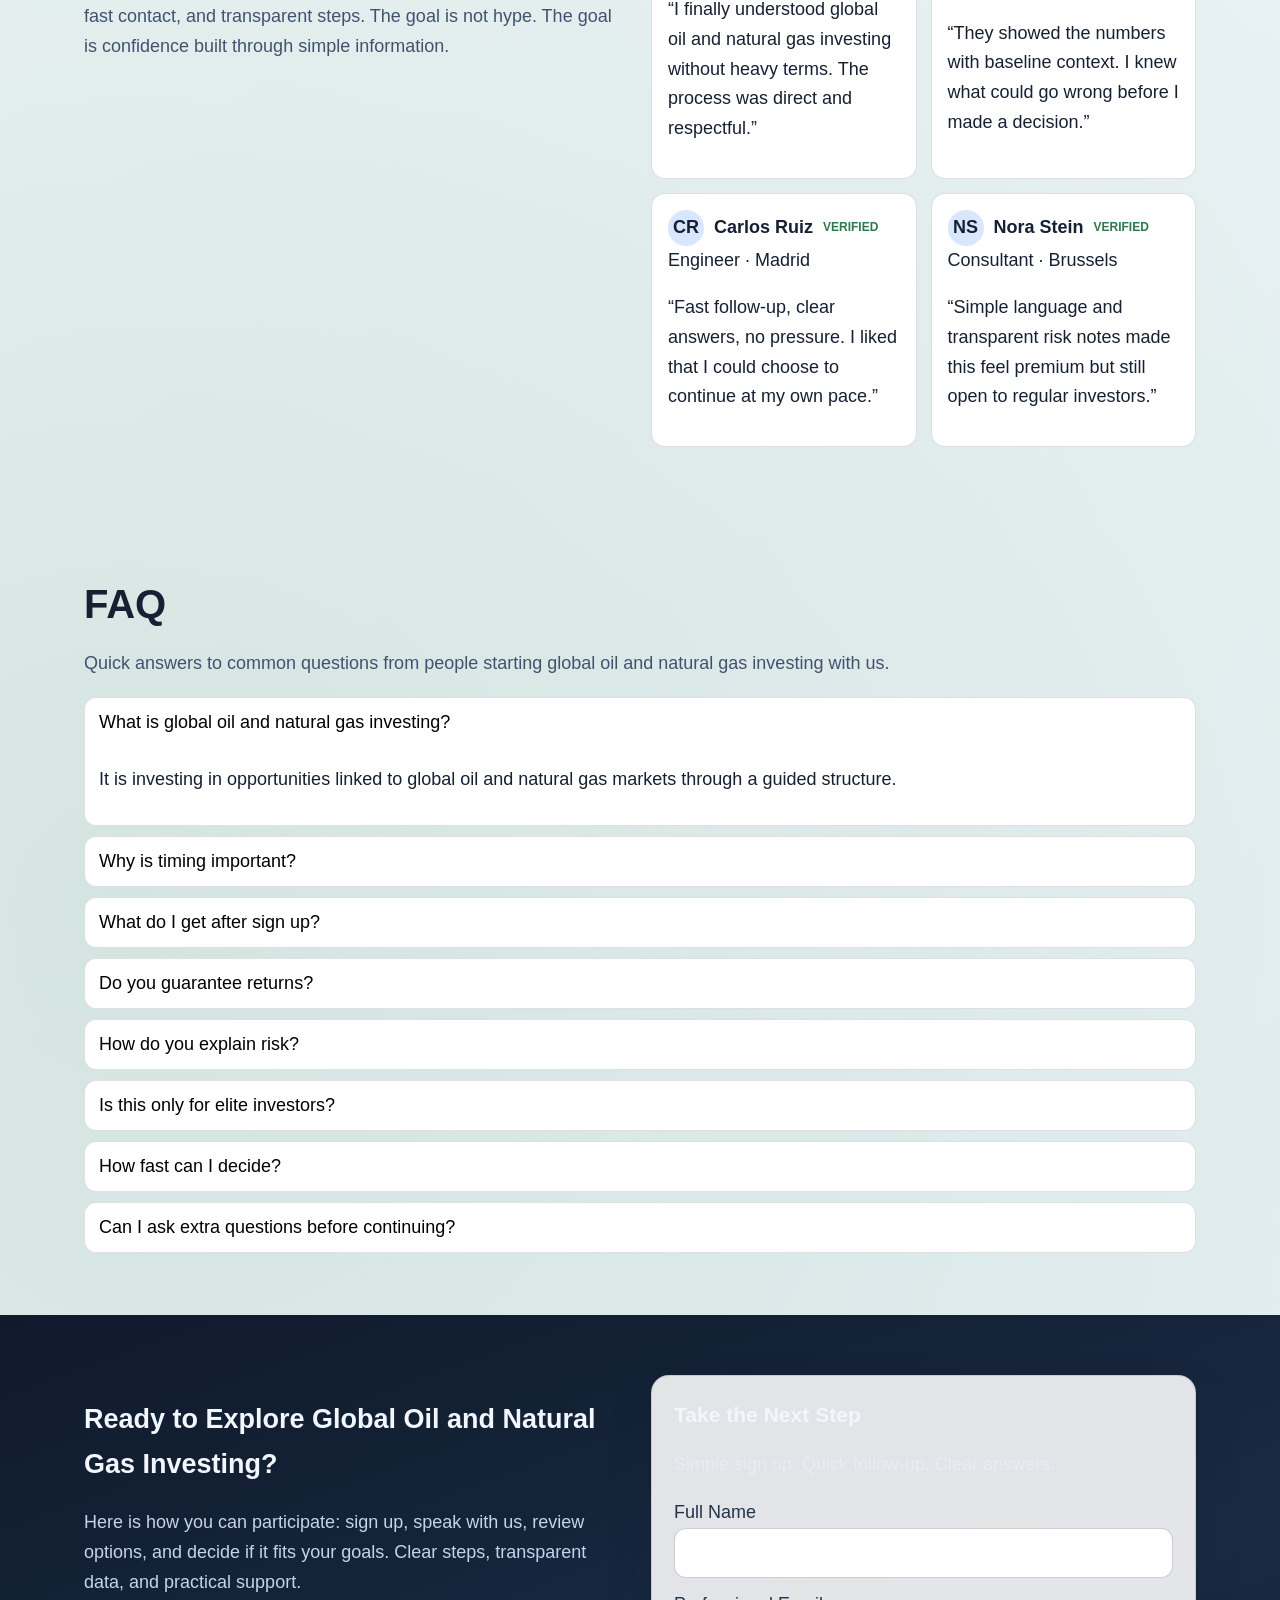
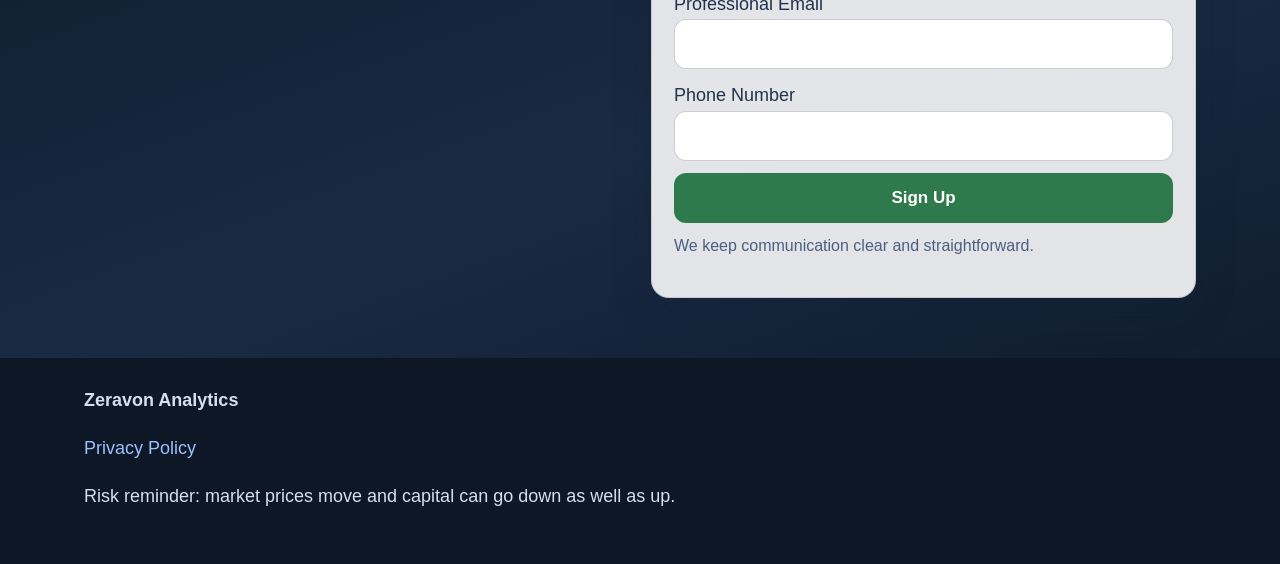
<file: be/index.html>
<!-- DESIGN SEED: 2841 -->
<!DOCTYPE html>
<html lang="en">
<head>
  <meta charset="UTF-8" />
  <meta name="viewport" content="width=device-width, initial-scale=1.0" />
  <title>Zeravon Analytics Global Oil and Natural Gas Investing | Nederlands(BE) Page</title>
  <meta name="description" content="Explore a clear way to start global oil and natural gas investing with Zeravon Analytics. Learn the process, key numbers, risks, and next steps." />
  <link rel="canonical" href="https://zeravonanalytics.com/be/index.html" />
  <meta property="og:title" content="Zeravon Analytics | Global Oil and Natural Gas Investing" />
  <meta property="og:description" content="Simple, premium, and transparent global oil and natural gas investing for private investors." />
  <meta property="og:type" content="website" />
  <meta property="og:url" content="https://zeravonanalytics.com/be/index.html" />
  <meta property="og:image" content="https://zeravonanalytics.com/assets/img/og-cover.jpg" />
  <meta name="twitter:card" content="summary_large_image" />
  <meta name="twitter:title" content="Global Oil and Natural Gas Investing" />
  <meta name="twitter:description" content="Built for private investors who want clear energy market exposure." />
  <link rel="alternate" hreflang="en" href="https://zeravonanalytics.com/index.html" />
  <link rel="alternate" hreflang="de" href="https://zeravonanalytics.com/de/index.html" />
  <link rel="alternate" hreflang="fr" href="https://zeravonanalytics.com/fr/index.html" />
  <link rel="alternate" hreflang="es" href="https://zeravonanalytics.com/es/index.html" />
  <link rel="alternate" hreflang="it" href="https://zeravonanalytics.com/it/index.html" />
  <link rel="alternate" hreflang="tr" href="https://zeravonanalytics.com/tr/index.html" />
  <link rel="alternate" hreflang="pt" href="https://zeravonanalytics.com/pt/index.html" />
  <link rel="alternate" hreflang="ja" href="https://zeravonanalytics.com/jp/index.html" />
  <link rel="alternate" hreflang="sk" href="https://zeravonanalytics.com/sk/index.html" />
  <link rel="alternate" hreflang="nl-BE" href="https://zeravonanalytics.com/be/index.html" />
  <link rel="alternate" hreflang="x-default" href="https://zeravonanalytics.com/index.html" />
  <link rel="stylesheet" href="../assets/style.css" />
</head>
<body>
<header class="site-header">
  <div class="container header-inner">
    <a class="brand" href="../index.html">Zeravon <span>Analytics</span></a>
    <nav class="nav-links" aria-label="Primary navigation">
      <a href="#market">Why Market</a><a href="#model">Model</a><a href="#process">Process</a><a href="#metrics">Metrics</a><a href="#risk">Risk</a><a href="#faq">FAQ</a>
    </nav>
    <div class="header-right">
      <div class="lang" data-lang>
        <button class="lang-toggle" aria-expanded="false">Nederlands(BE)</button>
        <div class="lang-menu">
          <a href="../index.html"><svg class="flag" viewBox="0 0 60 30"><rect width="60" height="30" fill="#012169"/><path d="M0 0 60 30M60 0 0 30" stroke="#fff" stroke-width="6"/><path d="M0 0 60 30M60 0 0 30" stroke="#c8102e" stroke-width="3"/><path d="M30 0v30M0 15h60" stroke="#fff" stroke-width="10"/><path d="M30 0v30M0 15h60" stroke="#c8102e" stroke-width="6"/></svg>English</a>
          <a href="../de/index.html"><svg class="flag" viewBox="0 0 3 2"><rect width="3" height="2" fill="#ffce00"/><rect width="3" height="1.33" fill="#dd0000"/><rect width="3" height="0.66" fill="#000"/></svg>Deutsch</a>
          <a href="../fr/index.html"><svg class="flag" viewBox="0 0 3 2"><rect width="1" height="2" fill="#0055a4"/><rect x="1" width="1" height="2" fill="#fff"/><rect x="2" width="1" height="2" fill="#ef4135"/></svg>Français</a>
          <a href="../es/index.html"><svg class="flag" viewBox="0 0 3 2"><rect width="3" height="2" fill="#aa151b"/><rect y="0.5" width="3" height="1" fill="#f1bf00"/></svg>Español</a>
          <a href="../it/index.html"><svg class="flag" viewBox="0 0 3 2"><rect width="1" height="2" fill="#009246"/><rect x="1" width="1" height="2" fill="#fff"/><rect x="2" width="1" height="2" fill="#ce2b37"/></svg>Italiano</a>
          <a href="../tr/index.html"><svg class="flag" viewBox="0 0 3 2"><rect width="3" height="2" fill="#e30a17"/><circle cx="1.3" cy="1" r="0.45" fill="#fff"/><circle cx="1.42" cy="1" r="0.36" fill="#e30a17"/><polygon points="1.9,1 2.2,0.86 2.2,1.14" fill="#fff"/></svg>Türkçe</a>
          <a href="../pt/index.html"><svg class="flag" viewBox="0 0 3 2"><rect width="1.2" height="2" fill="#046a38"/><rect x="1.2" width="1.8" height="2" fill="#da291c"/></svg>Português</a>
          <a href="../jp/index.html"><svg class="flag" viewBox="0 0 3 2"><rect width="3" height="2" fill="#fff"/><circle cx="1.5" cy="1" r="0.45" fill="#bc002d"/></svg>日本語</a>
          <a href="../sk/index.html"><svg class="flag" viewBox="0 0 3 2"><rect width="3" height="2" fill="#ee1c25"/><rect width="3" height="1.33" fill="#0b4ea2"/><rect width="3" height="0.66" fill="#fff"/></svg>Slovak</a>
          <a href="../be/index.html"><svg class="flag" viewBox="0 0 3 2"><rect width="1" height="2" fill="#000"/><rect x="1" width="1" height="2" fill="#ffe936"/><rect x="2" width="1" height="2" fill="#ef3340"/></svg>Nederlands(BE)</a>
        </div>
      </div>
      <button class="btn btn-primary">Sign Up</button>
      <button class="burger" data-burger aria-label="Open menu">☰</button>
    </div>
  </div>
</header>

<div class="mobile-drawer" data-drawer>
  <div class="drawer-panel" role="dialog" aria-modal="true" aria-label="Mobile menu">
    <div class="drawer-top"><strong>Menu</strong><button class="close-btn" data-close-drawer>X</button></div>
    <nav class="drawer-nav">
      <a href="#market">Why Market</a><a href="#model">Model</a><a href="#process">Process</a><a href="#metrics">Metrics</a><a href="#risk">Risk</a><a href="#faq">FAQ</a>
    </nav>
    <div class="drawer-actions">
      <div class="lang" data-lang>
        <button class="lang-toggle">Nederlands(BE)</button>
        <div class="lang-menu">
                <a href="../index.html">English</a>
                <a href="../de/index.html">Deutsch</a>
                <a href="../fr/index.html">Français</a>
                <a href="../es/index.html">Español</a>
                <a href="../it/index.html">Italiano</a>
                <a href="../tr/index.html">Türkçe</a>
                <a href="../pt/index.html">Português</a>
                <a href="../jp/index.html">日本語</a>
                <a href="../sk/index.html">Slovak</a>
                <a href="../be/index.html">Nederlands(BE)</a>
        </div>
      </div>
      <button class="btn btn-primary">Sign Up</button>
    </div>
  </div>
</div>

<main>
  <section class="hero">
    <div class="container hero-wrap">
      <div class="reveal">
        <h1>Global Oil and Natural Gas Investing for Private Investors</h1>
        <p class="lead">This is a clear way to access global oil and natural gas investing through one guided process. Why now? Energy demand is rising while supply shifts create openings. You get a simple structure, transparent metrics, and direct support. After you sign up, we reach out shortly to guide you and answer questions.</p>
        <div class="performance-panel">
          <strong>Historical outcome range during favorable periods</strong>
          <div class="performance-grid">
            <div class="metric"><div class="big">8–15%</div><small>Monthly range</small></div>
            <div class="metric"><div class="big">80–200%</div><small>Annual range</small></div>
          </div>
          <p class="micro">Returns depend on market conditions. Not guaranteed.</p>
        </div>
      </div>
      <form class="form-card reveal" aria-label="Hero lead form">
        <h2>Start with a Simple First Step</h2>
        <p>Share your details, and we explain options in plain English.</p>
        <div class="form-grid">
          <label>Full Name<input type="text" name="full_name" required /></label>
          <label>Professional Email<input type="email" name="email" required /></label>
          <label>Phone Number<input type="tel" name="phone" required /></label>
          <button class="btn btn-primary" type="submit">Sign Up</button>
        </div>
        <p class="trust">We usually reply quickly so you can decide with confidence.</p>
      </form>
    </div>
  </section>

  <section class="section dark kpi-strip reveal">
    <div class="container">
      <h2>Global Oil and Natural Gas Investing Snapshot</h2>
      <p class="section-intro">Here is what the current cycle looks like in simple numbers. Each number has a baseline so you can see change, not just raw data. For investors, this means easier timing decisions and clearer entry planning.</p>
      <div class="kpi-grid">
        <article class="kpi-card"><small>Demand Growth vs 5Y baseline</small><strong>+6.2%</strong><p>Baseline was +2.9%. This gap signals stronger market pull.</p></article>
        <article class="kpi-card"><small>Storage Level vs normal range</small><strong>-11%</strong><p>Lower storage can support price strength in active months.</p></article>
        <article class="kpi-card"><small>Trade flow recovery</small><strong>+14%</strong><p>Cross-border flows improved from last year, helping market depth.</p></article>
        <article class="kpi-card"><small>Investor gain focus</small><strong>Timing Edge</strong><p>Numbers help you act with context, not guesswork.</p></article>
      </div>
    </div>
  </section>

  <section id="market" class="section reveal">
    <div class="container market-layout">
      <div>
        <h2>Why Global Oil and Natural Gas Investing Matters Now</h2>
        <p class="section-intro">Global oil and natural gas investing matters now because demand is broad, supply is uneven, and pricing reacts quickly. That combination can create windows where disciplined entries and exits matter more than headlines. We track where pressure builds and where it cools.</p>
        <p>Here is what this means for your money: you can focus on moments with stronger support from real demand. The vertical distribution view compares current market pressure with a baseline year. Investor gain: better context before you commit capital.</p>
      </div>
      <div class="card">
        <small>Market pressure distribution vs baseline</small>
        <div class="vbars">
          <div class="vbar"><div class="col" style="height:48%"></div><strong>48</strong><small>Baseline</small></div>
          <div class="vbar"><div class="col" style="height:64%"></div><strong>64</strong><small>Current</small></div>
          <div class="vbar"><div class="col" style="height:72%"></div><strong>72</strong><small>Peak window</small></div>
        </div>
        <p>Interpretation: the current level sits above baseline and near favorable windows seen in past cycles. Investor gain: clearer entry filter.</p>
      </div>
    </div>
  </section>

  <section id="model" class="section reveal">
    <div class="container model-layout">
      <div class="card">
        <small>Exposure composition with benchmark</small>
        <div class="stack">
          <div><div>Core positions (target 45%, baseline 38%)</div><div class="stack-item"><div class="stack-fill"><span class="seg-a" style="width:45%"></span><span class="seg-b" style="width:38%"></span><span class="seg-c" style="width:17%"></span></div></div></div>
          <div><div>Event-driven entries (target 35%, baseline 22%)</div><div class="stack-item"><div class="stack-fill"><span class="seg-a" style="width:35%"></span><span class="seg-b" style="width:22%"></span><span class="seg-c" style="width:43%"></span></div></div></div>
          <div><div>Protection layer (target 20%, baseline 40%)</div><div class="stack-item"><div class="stack-fill"><span class="seg-a" style="width:20%"></span><span class="seg-b" style="width:40%"></span><span class="seg-c" style="width:40%"></span></div></div></div>
        </div>
        <p>Interpretation: we keep a larger active share when trend quality improves. Investor gain: room for upside with a clear protection layer.</p>
      </div>
      <div>
        <h2>How the Model Works in Plain Steps</h2>
        <p class="section-intro">Our model for global oil and natural gas investing is simple. We scan demand and supply signals, set target exposure, and adjust when momentum or risk changes. You always see what changed and why.</p>
        <p>What you get: clear position logic, transparent benchmark references, and a repeatable framework. What could go wrong: sudden macro shocks can move prices fast. How we reduce risk: we lower exposure quickly when signals break.</p>
      </div>
    </div>
  </section>

  <section id="process" class="section reveal">
    <div class="container">
      <h2>Process Timeline: From Sign Up to Decision</h2>
      <p class="section-intro">You do not need technical knowledge to start. This process explains what happens next and what each step gives you. A benchmark timeline is included so you can see if progress is on track.</p>
      <div class="card timeline">
        <div class="step"><span class="tag">Day 1</span><div><strong>Quick contact</strong><p>After you sign up, we usually reach out shortly to confirm details and answer questions.</p></div></div>
        <div class="step"><span class="tag">Day 2–3</span><div><strong>Option walkthrough</strong><p>We explain available paths and show a baseline case vs a stronger-cycle case.</p></div></div>
        <div class="step"><span class="tag">Day 4–5</span><div><strong>Risk check</strong><p>We explain what could go wrong and how exposure size affects outcomes.</p></div></div>
        <div class="step"><span class="tag">Decision</span><div><strong>You choose</strong><p>You decide if you want to continue. No pressure, no hidden steps.</p></div></div>
      </div>
      <p>Investor gain: you get clarity before commitment, not after.</p>
    </div>
  </section>

  <section id="metrics" class="section dark reveal">
    <div class="container metrics-layout">
      <div>
        <h2>Metrics With Baselines, Not Guessing</h2>
        <p class="section-intro">Global oil and natural gas investing can feel noisy. We simplify it with direct comparisons. Each line shows our current reading versus a broad market baseline. This helps you understand if current conditions are truly strong or just average.</p>
        <p>Investor implication: better confidence in timing and better control of position size.</p>
      </div>
      <div class="card">
        <small>Current cycle vs market baseline</small>
        <div class="dual-bars">
          <div class="dual"><span>Trend strength: Us 76 / Market 54</span><div class="track"><div class="fill-us" style="width:76%"></div></div><div class="track"><div class="fill-market" style="width:54%"></div></div></div>
          <div class="dual"><span>Supply tightness: Us 69 / Market 49</span><div class="track"><div class="fill-us" style="width:69%"></div></div><div class="track"><div class="fill-market" style="width:49%"></div></div></div>
          <div class="dual"><span>Volatility control: Us 63 / Market 44</span><div class="track"><div class="fill-us" style="width:63%"></div></div><div class="track"><div class="fill-market" style="width:44%"></div></div></div>
        </div>
        <p>Interpretation: readings stay above baseline across key drivers. Investor gain: stronger probability of cleaner setups.</p>
      </div>
    </div>
  </section>

  <section class="section reveal">
    <div class="container insights-layout">
      <div class="card">
        <small>Signal quality rings and threshold</small>
        <div class="rings">
          <div class="ring-card"><div class="ring" style="--val:72%"><span>72%</span></div><div>Demand signal</div></div>
          <div class="ring-card"><div class="ring" style="--val:66%"><span>66%</span></div><div>Flow signal</div></div>
          <div class="ring-card"><div class="ring" style="--val:79%"><span>79%</span></div><div>Entry quality</div></div>
        </div>
        <p>Threshold is 60%. All three readings are above that line. Investor gain: easier focus on higher-quality windows.</p>
      </div>
      <div>
        <h2>Insights You Can Use Right Away</h2>
        <p class="section-intro">These insights turn complex market movement into a short action view. A signal is just a data clue that may point to a better or weaker setup. We keep it simple: above threshold means stronger setup quality, below means more caution.</p>
        <p>What this means for your money: you spend less time guessing and more time deciding with context.</p>
      </div>
    </div>
  </section>

  <section id="risk" class="section dark reveal">
    <div class="container risk-layout">
      <div>
        <h2>Risk in Simple Terms</h2>
        <p class="section-intro">What could go wrong? Prices can drop quickly, volatility can rise, and policy headlines can shift direction. A risk matrix is a simple way to map impact and probability together.</p>
        <p>How we reduce risk: smaller exposure in unstable windows, staged entries, and clear stop rules. Investor gain: lower chance of large surprise losses compared with unmanaged entry behavior.</p>
      </div>
      <div class="card">
        <small>Risk matrix with control actions</small>
        <div class="risk-matrix">
          <div class="cell low"><strong>Low impact / Low chance</strong><br/>Normal noise<br/>Gain: keep core position.</div>
          <div class="cell med"><strong>Low impact / High chance</strong><br/>Short swings<br/>Gain: use staggered entries.</div>
          <div class="cell high"><strong>High impact / High chance</strong><br/>Shock event
<br/>Gain: reduce size fast.</div>
          <div class="cell ctl"><strong>High impact / Lower chance</strong><br/>Policy shift
<br/>Gain: hedge and pause adds.</div>
        </div>
      </div>
    </div>
  </section>

  <section class="section reveal">
    <div class="container reviews-layout">
      <div>
        <h2>What Investors Say</h2>
        <p class="section-intro">These reviews show what people value most: clear explanations, fast contact, and transparent steps. The goal is not hype. The goal is confidence built through simple information.</p>
      </div>
      <div class="review-grid">
        <article class="review-card"><div class="review-top"><div class="avatar">JM</div><strong>Julia Meyer</strong><span class="verified">VERIFIED</span></div><div>Private Investor · Munich</div><p>“I finally understood global oil and natural gas investing without heavy terms. The process was direct and respectful.”</p></article>
        <article class="review-card"><div class="review-top"><div class="avatar">AL</div><strong>Antoine Leroy</strong><span class="verified">VERIFIED</span></div><div>Business Owner · Lyon</div><p>“They showed the numbers with baseline context. I knew what could go wrong before I made a decision.”</p></article>
        <article class="review-card"><div class="review-top"><div class="avatar">CR</div><strong>Carlos Ruiz</strong><span class="verified">VERIFIED</span></div><div>Engineer · Madrid</div><p>“Fast follow-up, clear answers, no pressure. I liked that I could choose to continue at my own pace.”</p></article>
        <article class="review-card"><div class="review-top"><div class="avatar">NS</div><strong>Nora Stein</strong><span class="verified">VERIFIED</span></div><div>Consultant · Brussels</div><p>“Simple language and transparent risk notes made this feel premium but still open to regular investors.”</p></article>
      </div>
    </div>
  </section>

  <section id="faq" class="section reveal">
    <div class="container">
      <h2>FAQ</h2>
      <p class="section-intro">Quick answers to common questions from people starting global oil and natural gas investing with us.</p>
      <div class="faq-list">
        <article class="faq-item open"><button class="faq-q">What is global oil and natural gas investing?</button><div class="faq-a"><p>It is investing in opportunities linked to global oil and natural gas markets through a guided structure.</p></div></article>
        <article class="faq-item"><button class="faq-q">Why is timing important?</button><div class="faq-a"><p>Prices move in cycles. Timing helps you enter when demand and supply signals are stronger.</p></div></article>
        <article class="faq-item"><button class="faq-q">What do I get after sign up?</button><div class="faq-a"><p>After you sign up, we usually reach out shortly to confirm details and answer questions.</p></div></article>
        <article class="faq-item"><button class="faq-q">Do you guarantee returns?</button><div class="faq-a"><p>No. Returns depend on market conditions and are never guaranteed.</p></div></article>
        <article class="faq-item"><button class="faq-q">How do you explain risk?</button><div class="faq-a"><p>We explain downside scenarios in simple language and show how exposure size changes outcomes.</p></div></article>
        <article class="faq-item"><button class="faq-q">Is this only for elite investors?</button><div class="faq-a"><p>No. This is built for private investors who want clarity and transparent support.</p></div></article>
        <article class="faq-item"><button class="faq-q">How fast can I decide?</button><div class="faq-a"><p>You decide at your pace after the walkthrough and risk explanation.</p></div></article>
        <article class="faq-item"><button class="faq-q">Can I ask extra questions before continuing?</button><div class="faq-a"><p>Yes. We encourage questions so you can make a confident decision.</p></div></article>
      </div>
    </div>
  </section>

  <section class="final-cta dark reveal">
    <div class="container cta-layout">
      <div>
        <h2>Ready to Explore Global Oil and Natural Gas Investing?</h2>
        <p class="section-intro">Here is how you can participate: sign up, speak with us, review options, and decide if it fits your goals. Clear steps, transparent data, and practical support.</p>
      </div>
      <form class="form-card" aria-label="Final lead form">
        <h3>Take the Next Step</h3>
        <p>Simple sign up. Quick follow-up. Clear answers.</p>
        <div class="form-grid">
          <label>Full Name<input type="text" required /></label>
          <label>Professional Email<input type="email" required /></label>
          <label>Phone Number<input type="tel" required /></label>
          <button class="btn btn-primary" type="submit">Sign Up</button>
        </div>
        <p class="trust">We keep communication clear and straightforward.</p>
      </form>
    </div>
  </section>
</main>

<footer>
  <div class="container">
    <strong>Zeravon Analytics</strong>
    <p><a href="#" data-open-privacy>Privacy Policy</a></p>
    <p>Risk reminder: market prices move and capital can go down as well as up.</p>
  </div>
</footer>

<div class="modal" data-modal>
  <div class="modal-panel" role="dialog" aria-modal="true" aria-label="Privacy Policy">
    <div class="modal-top"><h2>Privacy Policy</h2><button class="close-btn" data-close-modal aria-label="Close">X</button></div>
    <p><strong>Introduction:</strong> We explain what data we use and why in clear terms.</p>
    <p><strong>Data collection:</strong> We collect name, email, phone, and website usage data.</p>
    <p><strong>Legal basis:</strong> We process data when you consent or when needed to answer your request.</p>
    <p><strong>Cookies:</strong> We use cookies to improve site performance and understand usage patterns.</p>
    <p><strong>Retention:</strong> We keep data only for as long as needed for communication and legal duties.</p>
    <p><strong>Third-party sharing:</strong> We share limited data with service providers that help run the site.</p>
    <p><strong>Security:</strong> We use technical and process controls to protect stored information.</p>
    <p><strong>User rights:</strong> You can request access, correction, or deletion of your personal data.</p>
    <p><strong>International transfers:</strong> Some data may be processed outside your country with safeguards.</p>
    <p><strong>Industry risk disclosure:</strong> Investment-related communication includes market risk and no guarantee of returns.</p>
    <p><strong>Contact:</strong> Email privacy@zeravonanalytics.com for privacy questions.</p>
    <div class="modal-footer"><button class="close-btn" data-close-modal>Close</button></div>
  </div>
</div>

<script type="application/ld+json">{"@context":"https://schema.org","@graph":[{"@type":"Organization","name":"Zeravon Analytics","url":"https://zeravonanalytics.com"},{"@type":"WebSite","name":"Zeravon Analytics","url":"https://zeravonanalytics.com"},{"@type":"FAQPage","mainEntity":[{"@type":"Question","name":"What is global oil and natural gas investing?","acceptedAnswer":{"@type":"Answer","text":"It is investing in opportunities linked to global oil and natural gas markets through a guided structure."}},{"@type":"Question","name":"Do you guarantee returns?","acceptedAnswer":{"@type":"Answer","text":"No. Returns depend on market conditions and are never guaranteed."}}]},{"@type":"Review","author":{"@type":"Person","name":"Julia Meyer"},"reviewBody":"I finally understood global oil and natural gas investing without heavy terms.","itemReviewed":{"@type":"Organization","name":"Zeravon Analytics"}}]}</script>
<script src="../assets/app.js" defer></script>
</body>
</html>
</file>
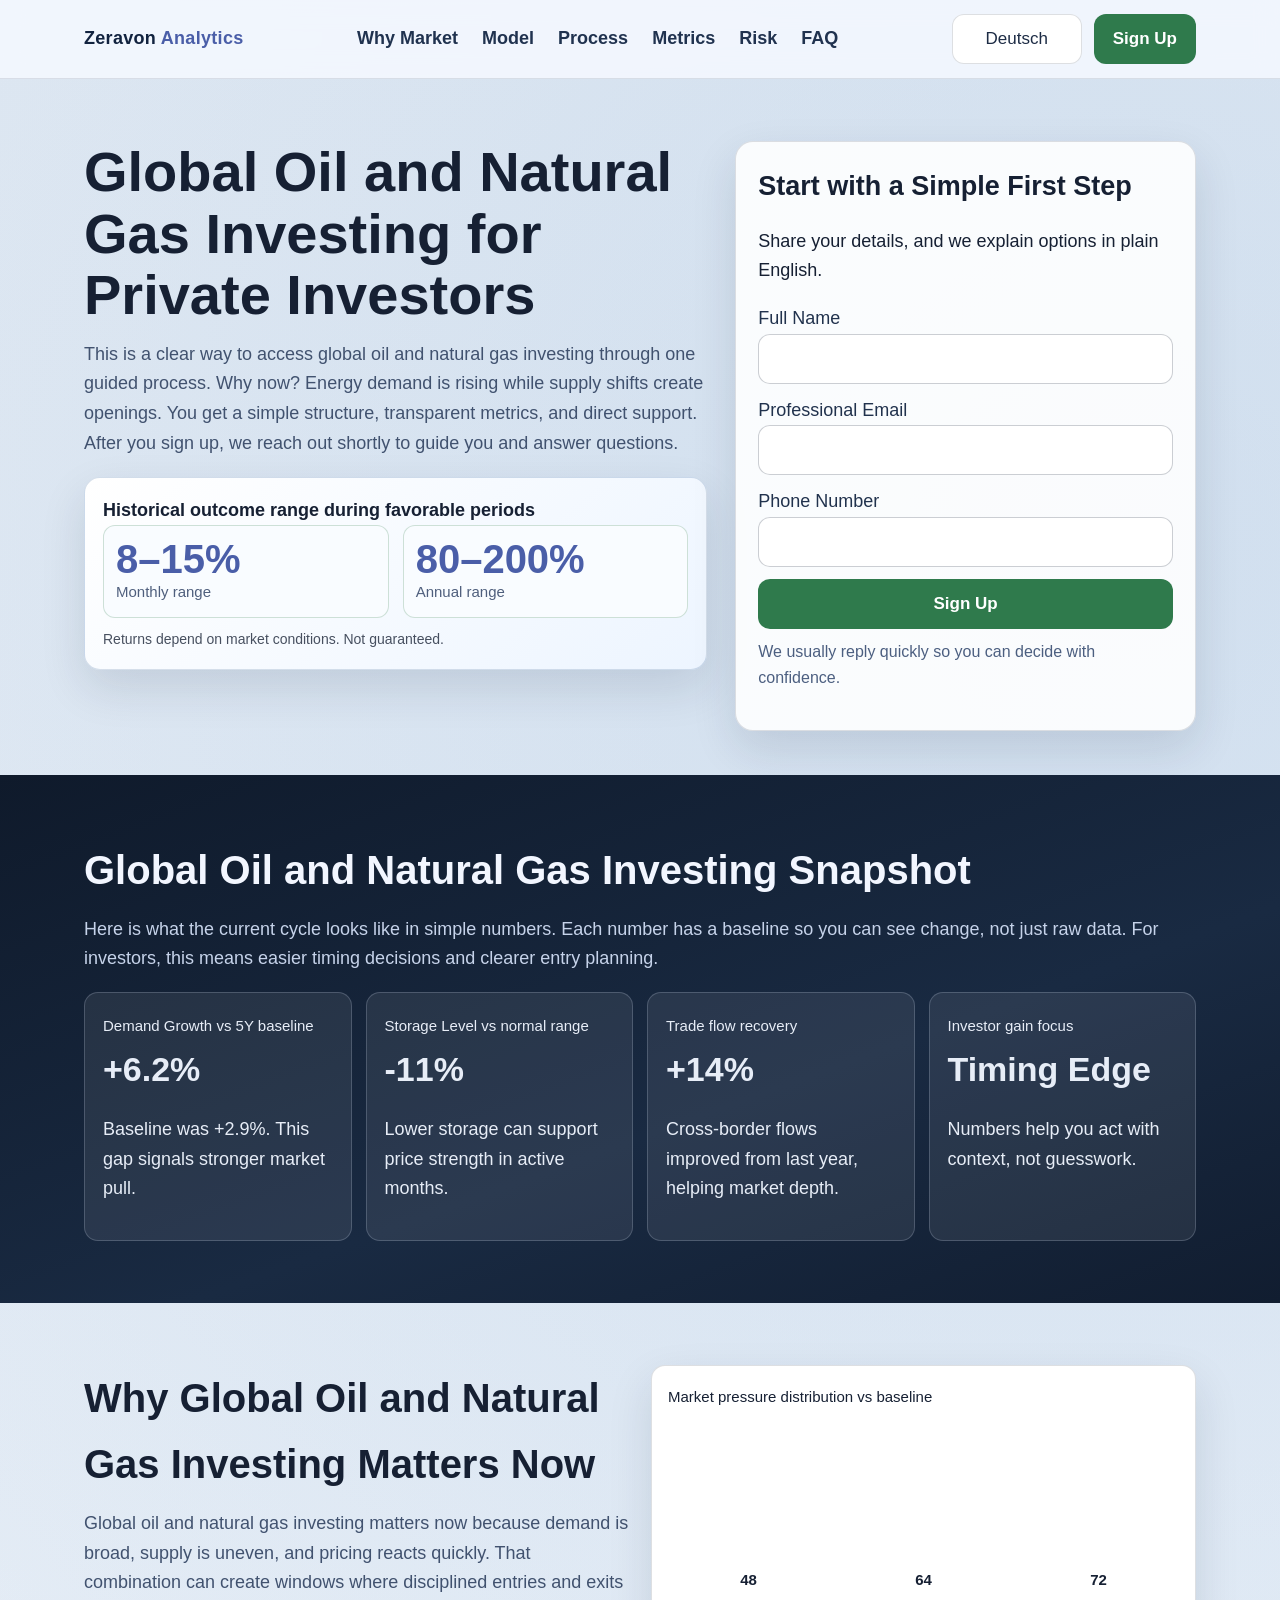
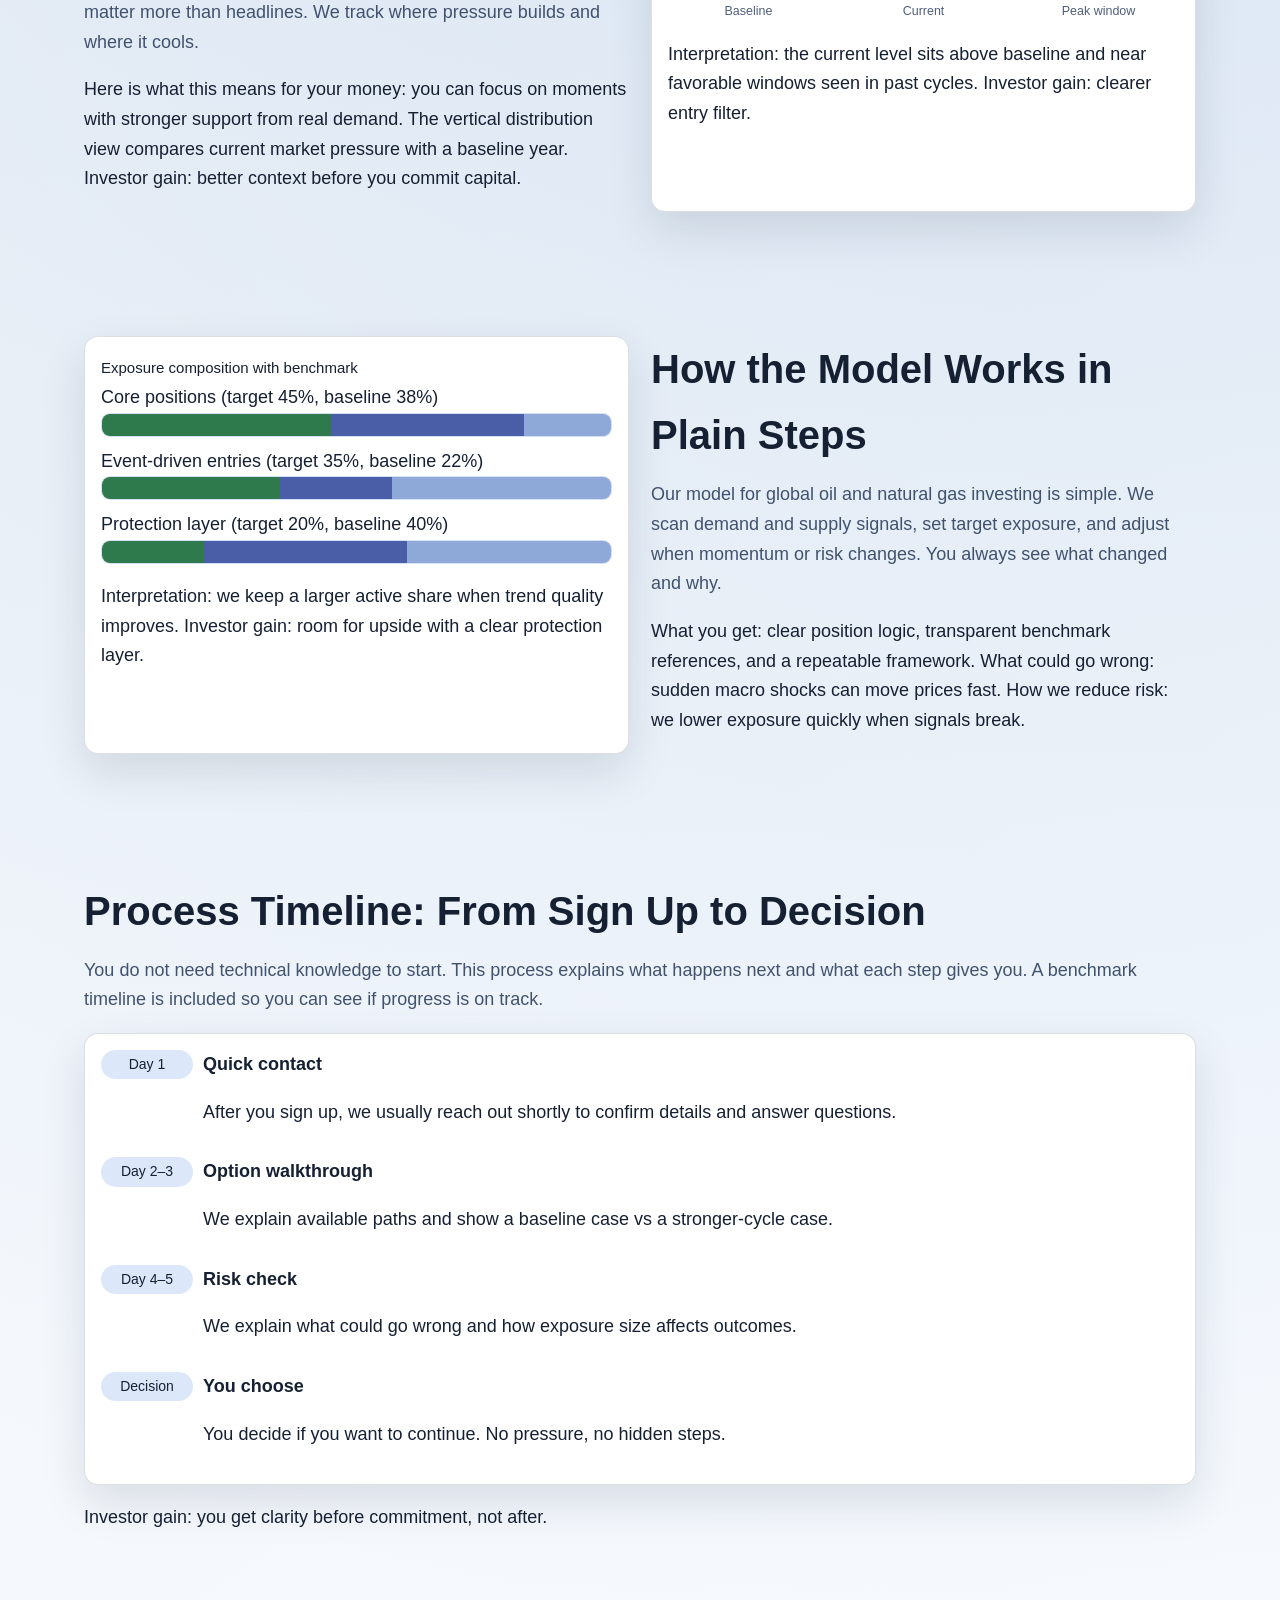
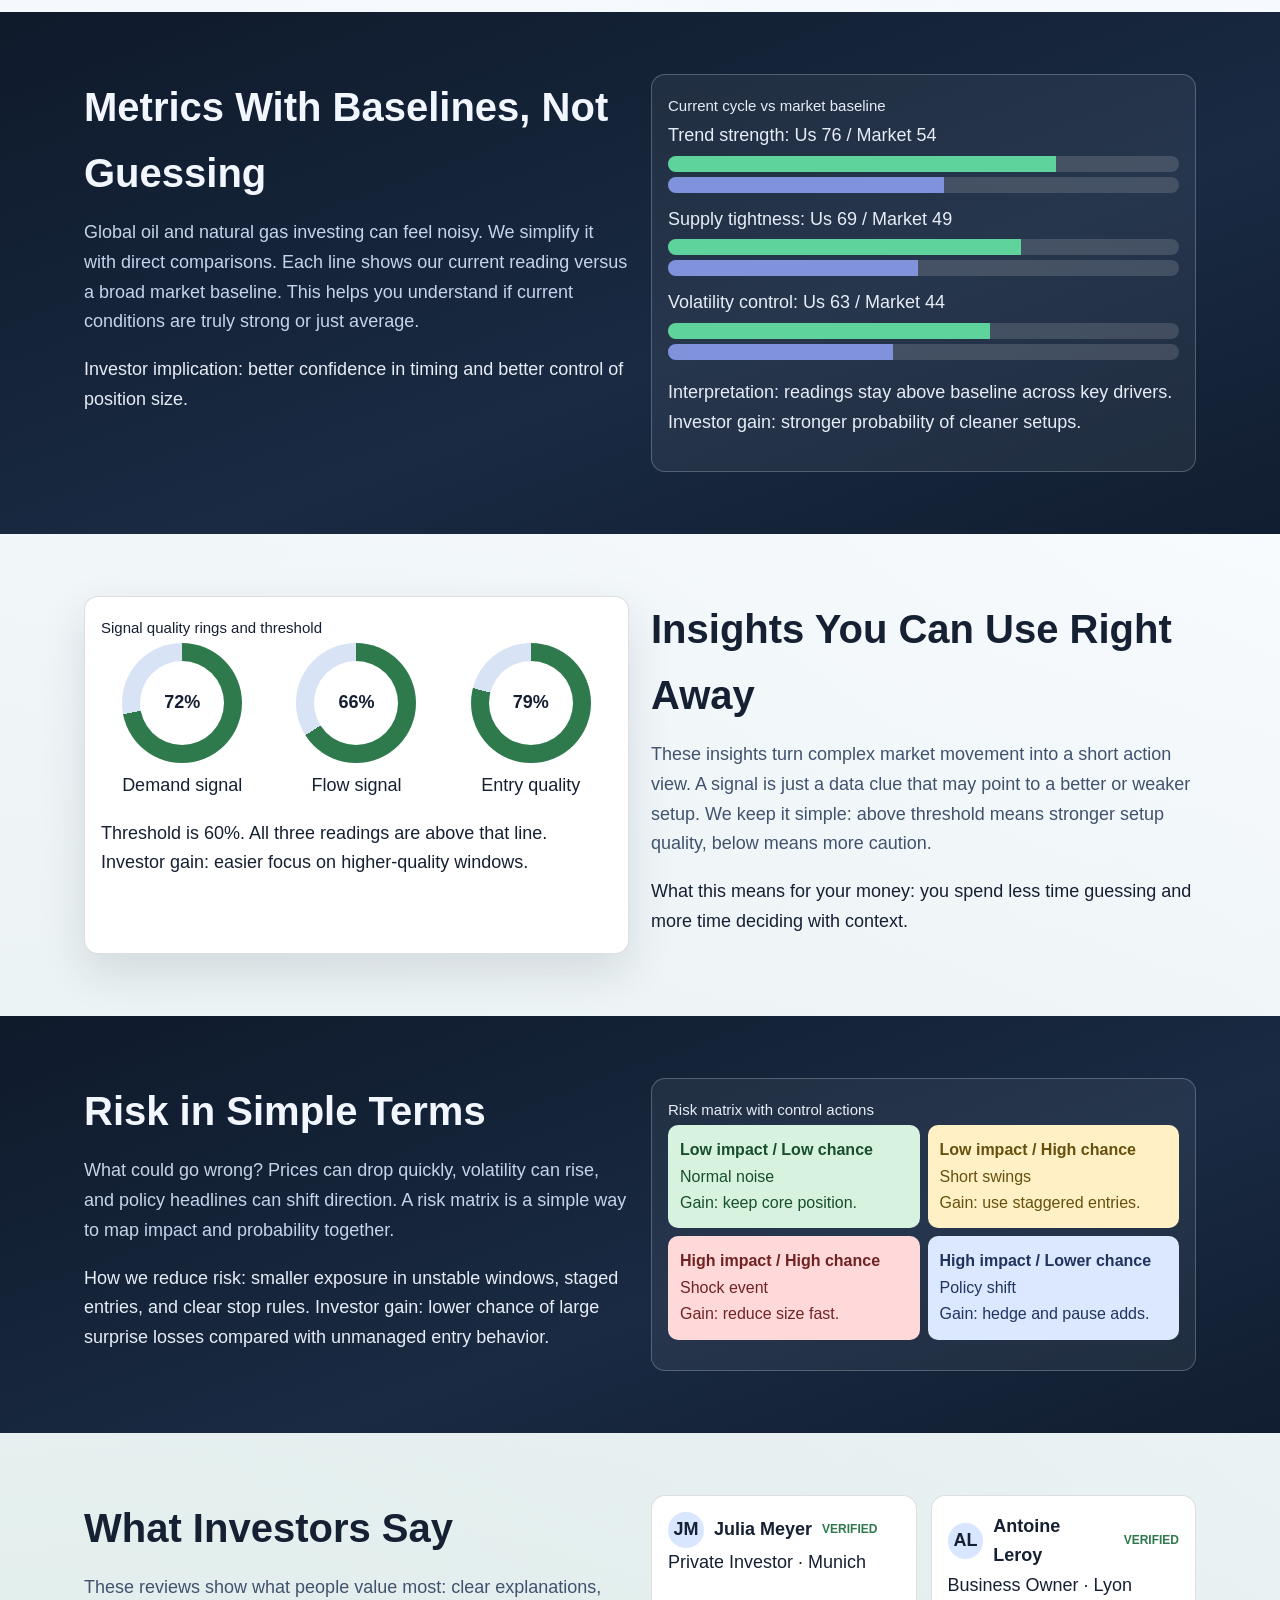
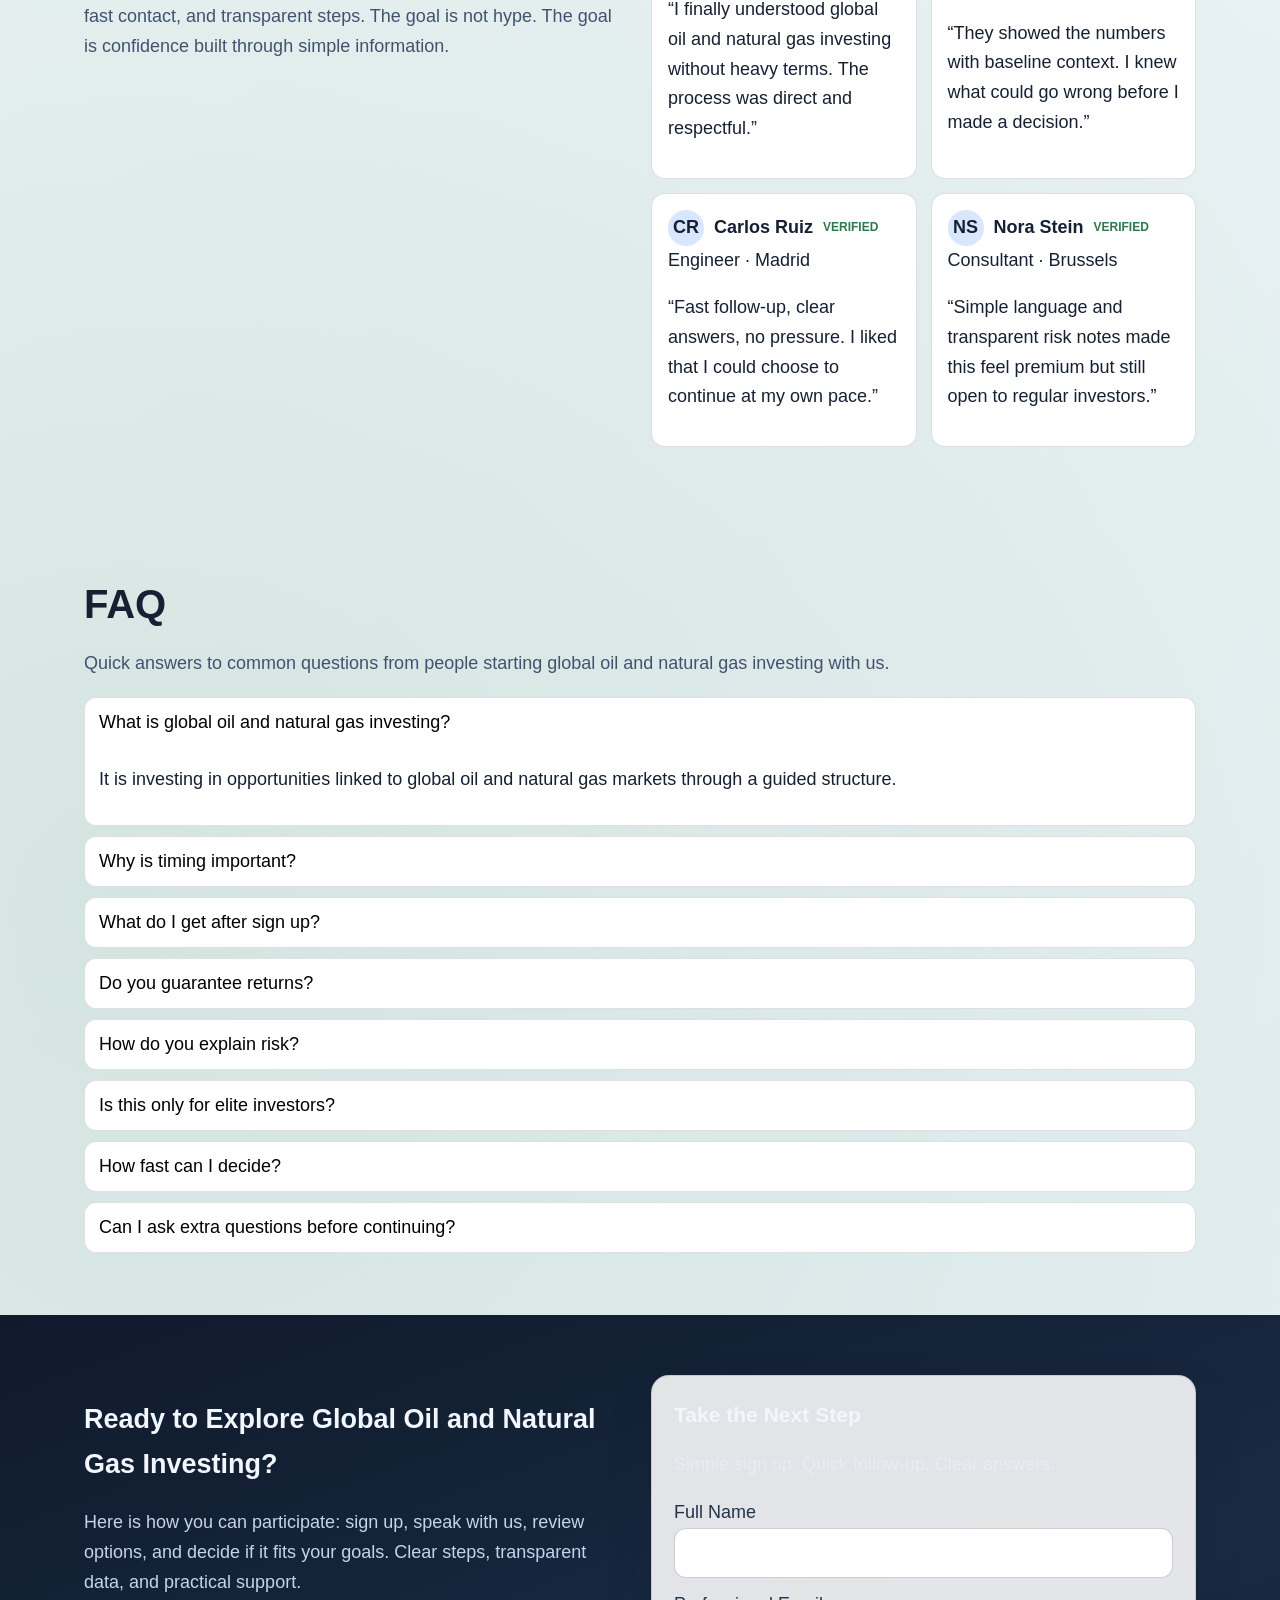
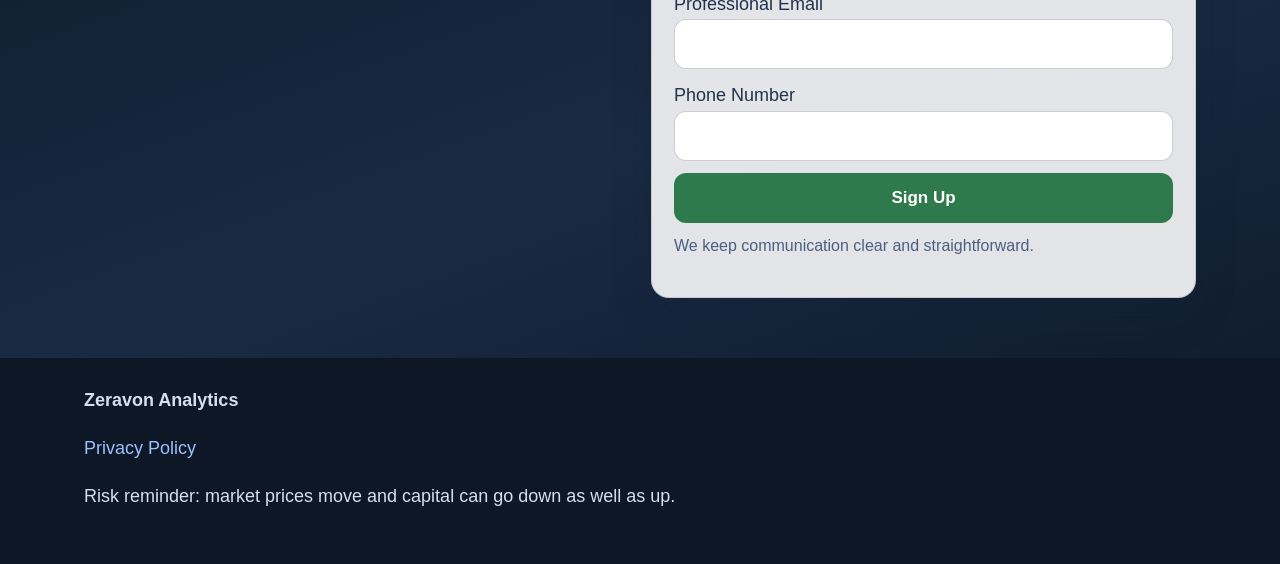
<file: de/index.html>
<!-- DESIGN SEED: 2841 -->
<!DOCTYPE html>
<html lang="en">
<head>
  <meta charset="UTF-8" />
  <meta name="viewport" content="width=device-width, initial-scale=1.0" />
  <title>Zeravon Analytics Global Oil and Natural Gas Investing | Deutsch Page</title>
  <meta name="description" content="Explore a clear way to start global oil and natural gas investing with Zeravon Analytics. Learn the process, key numbers, risks, and next steps." />
  <link rel="canonical" href="https://zeravonanalytics.com/de/index.html" />
  <meta property="og:title" content="Zeravon Analytics | Global Oil and Natural Gas Investing" />
  <meta property="og:description" content="Simple, premium, and transparent global oil and natural gas investing for private investors." />
  <meta property="og:type" content="website" />
  <meta property="og:url" content="https://zeravonanalytics.com/de/index.html" />
  <meta property="og:image" content="https://zeravonanalytics.com/assets/img/og-cover.jpg" />
  <meta name="twitter:card" content="summary_large_image" />
  <meta name="twitter:title" content="Global Oil and Natural Gas Investing" />
  <meta name="twitter:description" content="Built for private investors who want clear energy market exposure." />
  <link rel="alternate" hreflang="en" href="https://zeravonanalytics.com/index.html" />
  <link rel="alternate" hreflang="de" href="https://zeravonanalytics.com/de/index.html" />
  <link rel="alternate" hreflang="fr" href="https://zeravonanalytics.com/fr/index.html" />
  <link rel="alternate" hreflang="es" href="https://zeravonanalytics.com/es/index.html" />
  <link rel="alternate" hreflang="it" href="https://zeravonanalytics.com/it/index.html" />
  <link rel="alternate" hreflang="tr" href="https://zeravonanalytics.com/tr/index.html" />
  <link rel="alternate" hreflang="pt" href="https://zeravonanalytics.com/pt/index.html" />
  <link rel="alternate" hreflang="ja" href="https://zeravonanalytics.com/jp/index.html" />
  <link rel="alternate" hreflang="sk" href="https://zeravonanalytics.com/sk/index.html" />
  <link rel="alternate" hreflang="nl-BE" href="https://zeravonanalytics.com/be/index.html" />
  <link rel="alternate" hreflang="x-default" href="https://zeravonanalytics.com/index.html" />
  <link rel="stylesheet" href="../assets/style.css" />
</head>
<body>
<header class="site-header">
  <div class="container header-inner">
    <a class="brand" href="../index.html">Zeravon <span>Analytics</span></a>
    <nav class="nav-links" aria-label="Primary navigation">
      <a href="#market">Why Market</a><a href="#model">Model</a><a href="#process">Process</a><a href="#metrics">Metrics</a><a href="#risk">Risk</a><a href="#faq">FAQ</a>
    </nav>
    <div class="header-right">
      <div class="lang" data-lang>
        <button class="lang-toggle" aria-expanded="false">Deutsch</button>
        <div class="lang-menu">
          <a href="../index.html"><svg class="flag" viewBox="0 0 60 30"><rect width="60" height="30" fill="#012169"/><path d="M0 0 60 30M60 0 0 30" stroke="#fff" stroke-width="6"/><path d="M0 0 60 30M60 0 0 30" stroke="#c8102e" stroke-width="3"/><path d="M30 0v30M0 15h60" stroke="#fff" stroke-width="10"/><path d="M30 0v30M0 15h60" stroke="#c8102e" stroke-width="6"/></svg>English</a>
          <a href="../de/index.html"><svg class="flag" viewBox="0 0 3 2"><rect width="3" height="2" fill="#ffce00"/><rect width="3" height="1.33" fill="#dd0000"/><rect width="3" height="0.66" fill="#000"/></svg>Deutsch</a>
          <a href="../fr/index.html"><svg class="flag" viewBox="0 0 3 2"><rect width="1" height="2" fill="#0055a4"/><rect x="1" width="1" height="2" fill="#fff"/><rect x="2" width="1" height="2" fill="#ef4135"/></svg>Français</a>
          <a href="../es/index.html"><svg class="flag" viewBox="0 0 3 2"><rect width="3" height="2" fill="#aa151b"/><rect y="0.5" width="3" height="1" fill="#f1bf00"/></svg>Español</a>
          <a href="../it/index.html"><svg class="flag" viewBox="0 0 3 2"><rect width="1" height="2" fill="#009246"/><rect x="1" width="1" height="2" fill="#fff"/><rect x="2" width="1" height="2" fill="#ce2b37"/></svg>Italiano</a>
          <a href="../tr/index.html"><svg class="flag" viewBox="0 0 3 2"><rect width="3" height="2" fill="#e30a17"/><circle cx="1.3" cy="1" r="0.45" fill="#fff"/><circle cx="1.42" cy="1" r="0.36" fill="#e30a17"/><polygon points="1.9,1 2.2,0.86 2.2,1.14" fill="#fff"/></svg>Türkçe</a>
          <a href="../pt/index.html"><svg class="flag" viewBox="0 0 3 2"><rect width="1.2" height="2" fill="#046a38"/><rect x="1.2" width="1.8" height="2" fill="#da291c"/></svg>Português</a>
          <a href="../jp/index.html"><svg class="flag" viewBox="0 0 3 2"><rect width="3" height="2" fill="#fff"/><circle cx="1.5" cy="1" r="0.45" fill="#bc002d"/></svg>日本語</a>
          <a href="../sk/index.html"><svg class="flag" viewBox="0 0 3 2"><rect width="3" height="2" fill="#ee1c25"/><rect width="3" height="1.33" fill="#0b4ea2"/><rect width="3" height="0.66" fill="#fff"/></svg>Slovak</a>
          <a href="../be/index.html"><svg class="flag" viewBox="0 0 3 2"><rect width="1" height="2" fill="#000"/><rect x="1" width="1" height="2" fill="#ffe936"/><rect x="2" width="1" height="2" fill="#ef3340"/></svg>Nederlands(BE)</a>
        </div>
      </div>
      <button class="btn btn-primary">Sign Up</button>
      <button class="burger" data-burger aria-label="Open menu">☰</button>
    </div>
  </div>
</header>

<div class="mobile-drawer" data-drawer>
  <div class="drawer-panel" role="dialog" aria-modal="true" aria-label="Mobile menu">
    <div class="drawer-top"><strong>Menu</strong><button class="close-btn" data-close-drawer>X</button></div>
    <nav class="drawer-nav">
      <a href="#market">Why Market</a><a href="#model">Model</a><a href="#process">Process</a><a href="#metrics">Metrics</a><a href="#risk">Risk</a><a href="#faq">FAQ</a>
    </nav>
    <div class="drawer-actions">
      <div class="lang" data-lang>
        <button class="lang-toggle">Deutsch</button>
        <div class="lang-menu">
                <a href="../index.html">English</a>
                <a href="../de/index.html">Deutsch</a>
                <a href="../fr/index.html">Français</a>
                <a href="../es/index.html">Español</a>
                <a href="../it/index.html">Italiano</a>
                <a href="../tr/index.html">Türkçe</a>
                <a href="../pt/index.html">Português</a>
                <a href="../jp/index.html">日本語</a>
                <a href="../sk/index.html">Slovak</a>
                <a href="../be/index.html">Nederlands(BE)</a>
        </div>
      </div>
      <button class="btn btn-primary">Sign Up</button>
    </div>
  </div>
</div>

<main>
  <section class="hero">
    <div class="container hero-wrap">
      <div class="reveal">
        <h1>Global Oil and Natural Gas Investing for Private Investors</h1>
        <p class="lead">This is a clear way to access global oil and natural gas investing through one guided process. Why now? Energy demand is rising while supply shifts create openings. You get a simple structure, transparent metrics, and direct support. After you sign up, we reach out shortly to guide you and answer questions.</p>
        <div class="performance-panel">
          <strong>Historical outcome range during favorable periods</strong>
          <div class="performance-grid">
            <div class="metric"><div class="big">8–15%</div><small>Monthly range</small></div>
            <div class="metric"><div class="big">80–200%</div><small>Annual range</small></div>
          </div>
          <p class="micro">Returns depend on market conditions. Not guaranteed.</p>
        </div>
      </div>
      <form class="form-card reveal" aria-label="Hero lead form">
        <h2>Start with a Simple First Step</h2>
        <p>Share your details, and we explain options in plain English.</p>
        <div class="form-grid">
          <label>Full Name<input type="text" name="full_name" required /></label>
          <label>Professional Email<input type="email" name="email" required /></label>
          <label>Phone Number<input type="tel" name="phone" required /></label>
          <button class="btn btn-primary" type="submit">Sign Up</button>
        </div>
        <p class="trust">We usually reply quickly so you can decide with confidence.</p>
      </form>
    </div>
  </section>

  <section class="section dark kpi-strip reveal">
    <div class="container">
      <h2>Global Oil and Natural Gas Investing Snapshot</h2>
      <p class="section-intro">Here is what the current cycle looks like in simple numbers. Each number has a baseline so you can see change, not just raw data. For investors, this means easier timing decisions and clearer entry planning.</p>
      <div class="kpi-grid">
        <article class="kpi-card"><small>Demand Growth vs 5Y baseline</small><strong>+6.2%</strong><p>Baseline was +2.9%. This gap signals stronger market pull.</p></article>
        <article class="kpi-card"><small>Storage Level vs normal range</small><strong>-11%</strong><p>Lower storage can support price strength in active months.</p></article>
        <article class="kpi-card"><small>Trade flow recovery</small><strong>+14%</strong><p>Cross-border flows improved from last year, helping market depth.</p></article>
        <article class="kpi-card"><small>Investor gain focus</small><strong>Timing Edge</strong><p>Numbers help you act with context, not guesswork.</p></article>
      </div>
    </div>
  </section>

  <section id="market" class="section reveal">
    <div class="container market-layout">
      <div>
        <h2>Why Global Oil and Natural Gas Investing Matters Now</h2>
        <p class="section-intro">Global oil and natural gas investing matters now because demand is broad, supply is uneven, and pricing reacts quickly. That combination can create windows where disciplined entries and exits matter more than headlines. We track where pressure builds and where it cools.</p>
        <p>Here is what this means for your money: you can focus on moments with stronger support from real demand. The vertical distribution view compares current market pressure with a baseline year. Investor gain: better context before you commit capital.</p>
      </div>
      <div class="card">
        <small>Market pressure distribution vs baseline</small>
        <div class="vbars">
          <div class="vbar"><div class="col" style="height:48%"></div><strong>48</strong><small>Baseline</small></div>
          <div class="vbar"><div class="col" style="height:64%"></div><strong>64</strong><small>Current</small></div>
          <div class="vbar"><div class="col" style="height:72%"></div><strong>72</strong><small>Peak window</small></div>
        </div>
        <p>Interpretation: the current level sits above baseline and near favorable windows seen in past cycles. Investor gain: clearer entry filter.</p>
      </div>
    </div>
  </section>

  <section id="model" class="section reveal">
    <div class="container model-layout">
      <div class="card">
        <small>Exposure composition with benchmark</small>
        <div class="stack">
          <div><div>Core positions (target 45%, baseline 38%)</div><div class="stack-item"><div class="stack-fill"><span class="seg-a" style="width:45%"></span><span class="seg-b" style="width:38%"></span><span class="seg-c" style="width:17%"></span></div></div></div>
          <div><div>Event-driven entries (target 35%, baseline 22%)</div><div class="stack-item"><div class="stack-fill"><span class="seg-a" style="width:35%"></span><span class="seg-b" style="width:22%"></span><span class="seg-c" style="width:43%"></span></div></div></div>
          <div><div>Protection layer (target 20%, baseline 40%)</div><div class="stack-item"><div class="stack-fill"><span class="seg-a" style="width:20%"></span><span class="seg-b" style="width:40%"></span><span class="seg-c" style="width:40%"></span></div></div></div>
        </div>
        <p>Interpretation: we keep a larger active share when trend quality improves. Investor gain: room for upside with a clear protection layer.</p>
      </div>
      <div>
        <h2>How the Model Works in Plain Steps</h2>
        <p class="section-intro">Our model for global oil and natural gas investing is simple. We scan demand and supply signals, set target exposure, and adjust when momentum or risk changes. You always see what changed and why.</p>
        <p>What you get: clear position logic, transparent benchmark references, and a repeatable framework. What could go wrong: sudden macro shocks can move prices fast. How we reduce risk: we lower exposure quickly when signals break.</p>
      </div>
    </div>
  </section>

  <section id="process" class="section reveal">
    <div class="container">
      <h2>Process Timeline: From Sign Up to Decision</h2>
      <p class="section-intro">You do not need technical knowledge to start. This process explains what happens next and what each step gives you. A benchmark timeline is included so you can see if progress is on track.</p>
      <div class="card timeline">
        <div class="step"><span class="tag">Day 1</span><div><strong>Quick contact</strong><p>After you sign up, we usually reach out shortly to confirm details and answer questions.</p></div></div>
        <div class="step"><span class="tag">Day 2–3</span><div><strong>Option walkthrough</strong><p>We explain available paths and show a baseline case vs a stronger-cycle case.</p></div></div>
        <div class="step"><span class="tag">Day 4–5</span><div><strong>Risk check</strong><p>We explain what could go wrong and how exposure size affects outcomes.</p></div></div>
        <div class="step"><span class="tag">Decision</span><div><strong>You choose</strong><p>You decide if you want to continue. No pressure, no hidden steps.</p></div></div>
      </div>
      <p>Investor gain: you get clarity before commitment, not after.</p>
    </div>
  </section>

  <section id="metrics" class="section dark reveal">
    <div class="container metrics-layout">
      <div>
        <h2>Metrics With Baselines, Not Guessing</h2>
        <p class="section-intro">Global oil and natural gas investing can feel noisy. We simplify it with direct comparisons. Each line shows our current reading versus a broad market baseline. This helps you understand if current conditions are truly strong or just average.</p>
        <p>Investor implication: better confidence in timing and better control of position size.</p>
      </div>
      <div class="card">
        <small>Current cycle vs market baseline</small>
        <div class="dual-bars">
          <div class="dual"><span>Trend strength: Us 76 / Market 54</span><div class="track"><div class="fill-us" style="width:76%"></div></div><div class="track"><div class="fill-market" style="width:54%"></div></div></div>
          <div class="dual"><span>Supply tightness: Us 69 / Market 49</span><div class="track"><div class="fill-us" style="width:69%"></div></div><div class="track"><div class="fill-market" style="width:49%"></div></div></div>
          <div class="dual"><span>Volatility control: Us 63 / Market 44</span><div class="track"><div class="fill-us" style="width:63%"></div></div><div class="track"><div class="fill-market" style="width:44%"></div></div></div>
        </div>
        <p>Interpretation: readings stay above baseline across key drivers. Investor gain: stronger probability of cleaner setups.</p>
      </div>
    </div>
  </section>

  <section class="section reveal">
    <div class="container insights-layout">
      <div class="card">
        <small>Signal quality rings and threshold</small>
        <div class="rings">
          <div class="ring-card"><div class="ring" style="--val:72%"><span>72%</span></div><div>Demand signal</div></div>
          <div class="ring-card"><div class="ring" style="--val:66%"><span>66%</span></div><div>Flow signal</div></div>
          <div class="ring-card"><div class="ring" style="--val:79%"><span>79%</span></div><div>Entry quality</div></div>
        </div>
        <p>Threshold is 60%. All three readings are above that line. Investor gain: easier focus on higher-quality windows.</p>
      </div>
      <div>
        <h2>Insights You Can Use Right Away</h2>
        <p class="section-intro">These insights turn complex market movement into a short action view. A signal is just a data clue that may point to a better or weaker setup. We keep it simple: above threshold means stronger setup quality, below means more caution.</p>
        <p>What this means for your money: you spend less time guessing and more time deciding with context.</p>
      </div>
    </div>
  </section>

  <section id="risk" class="section dark reveal">
    <div class="container risk-layout">
      <div>
        <h2>Risk in Simple Terms</h2>
        <p class="section-intro">What could go wrong? Prices can drop quickly, volatility can rise, and policy headlines can shift direction. A risk matrix is a simple way to map impact and probability together.</p>
        <p>How we reduce risk: smaller exposure in unstable windows, staged entries, and clear stop rules. Investor gain: lower chance of large surprise losses compared with unmanaged entry behavior.</p>
      </div>
      <div class="card">
        <small>Risk matrix with control actions</small>
        <div class="risk-matrix">
          <div class="cell low"><strong>Low impact / Low chance</strong><br/>Normal noise<br/>Gain: keep core position.</div>
          <div class="cell med"><strong>Low impact / High chance</strong><br/>Short swings<br/>Gain: use staggered entries.</div>
          <div class="cell high"><strong>High impact / High chance</strong><br/>Shock event
<br/>Gain: reduce size fast.</div>
          <div class="cell ctl"><strong>High impact / Lower chance</strong><br/>Policy shift
<br/>Gain: hedge and pause adds.</div>
        </div>
      </div>
    </div>
  </section>

  <section class="section reveal">
    <div class="container reviews-layout">
      <div>
        <h2>What Investors Say</h2>
        <p class="section-intro">These reviews show what people value most: clear explanations, fast contact, and transparent steps. The goal is not hype. The goal is confidence built through simple information.</p>
      </div>
      <div class="review-grid">
        <article class="review-card"><div class="review-top"><div class="avatar">JM</div><strong>Julia Meyer</strong><span class="verified">VERIFIED</span></div><div>Private Investor · Munich</div><p>“I finally understood global oil and natural gas investing without heavy terms. The process was direct and respectful.”</p></article>
        <article class="review-card"><div class="review-top"><div class="avatar">AL</div><strong>Antoine Leroy</strong><span class="verified">VERIFIED</span></div><div>Business Owner · Lyon</div><p>“They showed the numbers with baseline context. I knew what could go wrong before I made a decision.”</p></article>
        <article class="review-card"><div class="review-top"><div class="avatar">CR</div><strong>Carlos Ruiz</strong><span class="verified">VERIFIED</span></div><div>Engineer · Madrid</div><p>“Fast follow-up, clear answers, no pressure. I liked that I could choose to continue at my own pace.”</p></article>
        <article class="review-card"><div class="review-top"><div class="avatar">NS</div><strong>Nora Stein</strong><span class="verified">VERIFIED</span></div><div>Consultant · Brussels</div><p>“Simple language and transparent risk notes made this feel premium but still open to regular investors.”</p></article>
      </div>
    </div>
  </section>

  <section id="faq" class="section reveal">
    <div class="container">
      <h2>FAQ</h2>
      <p class="section-intro">Quick answers to common questions from people starting global oil and natural gas investing with us.</p>
      <div class="faq-list">
        <article class="faq-item open"><button class="faq-q">What is global oil and natural gas investing?</button><div class="faq-a"><p>It is investing in opportunities linked to global oil and natural gas markets through a guided structure.</p></div></article>
        <article class="faq-item"><button class="faq-q">Why is timing important?</button><div class="faq-a"><p>Prices move in cycles. Timing helps you enter when demand and supply signals are stronger.</p></div></article>
        <article class="faq-item"><button class="faq-q">What do I get after sign up?</button><div class="faq-a"><p>After you sign up, we usually reach out shortly to confirm details and answer questions.</p></div></article>
        <article class="faq-item"><button class="faq-q">Do you guarantee returns?</button><div class="faq-a"><p>No. Returns depend on market conditions and are never guaranteed.</p></div></article>
        <article class="faq-item"><button class="faq-q">How do you explain risk?</button><div class="faq-a"><p>We explain downside scenarios in simple language and show how exposure size changes outcomes.</p></div></article>
        <article class="faq-item"><button class="faq-q">Is this only for elite investors?</button><div class="faq-a"><p>No. This is built for private investors who want clarity and transparent support.</p></div></article>
        <article class="faq-item"><button class="faq-q">How fast can I decide?</button><div class="faq-a"><p>You decide at your pace after the walkthrough and risk explanation.</p></div></article>
        <article class="faq-item"><button class="faq-q">Can I ask extra questions before continuing?</button><div class="faq-a"><p>Yes. We encourage questions so you can make a confident decision.</p></div></article>
      </div>
    </div>
  </section>

  <section class="final-cta dark reveal">
    <div class="container cta-layout">
      <div>
        <h2>Ready to Explore Global Oil and Natural Gas Investing?</h2>
        <p class="section-intro">Here is how you can participate: sign up, speak with us, review options, and decide if it fits your goals. Clear steps, transparent data, and practical support.</p>
      </div>
      <form class="form-card" aria-label="Final lead form">
        <h3>Take the Next Step</h3>
        <p>Simple sign up. Quick follow-up. Clear answers.</p>
        <div class="form-grid">
          <label>Full Name<input type="text" required /></label>
          <label>Professional Email<input type="email" required /></label>
          <label>Phone Number<input type="tel" required /></label>
          <button class="btn btn-primary" type="submit">Sign Up</button>
        </div>
        <p class="trust">We keep communication clear and straightforward.</p>
      </form>
    </div>
  </section>
</main>

<footer>
  <div class="container">
    <strong>Zeravon Analytics</strong>
    <p><a href="#" data-open-privacy>Privacy Policy</a></p>
    <p>Risk reminder: market prices move and capital can go down as well as up.</p>
  </div>
</footer>

<div class="modal" data-modal>
  <div class="modal-panel" role="dialog" aria-modal="true" aria-label="Privacy Policy">
    <div class="modal-top"><h2>Privacy Policy</h2><button class="close-btn" data-close-modal aria-label="Close">X</button></div>
    <p><strong>Introduction:</strong> We explain what data we use and why in clear terms.</p>
    <p><strong>Data collection:</strong> We collect name, email, phone, and website usage data.</p>
    <p><strong>Legal basis:</strong> We process data when you consent or when needed to answer your request.</p>
    <p><strong>Cookies:</strong> We use cookies to improve site performance and understand usage patterns.</p>
    <p><strong>Retention:</strong> We keep data only for as long as needed for communication and legal duties.</p>
    <p><strong>Third-party sharing:</strong> We share limited data with service providers that help run the site.</p>
    <p><strong>Security:</strong> We use technical and process controls to protect stored information.</p>
    <p><strong>User rights:</strong> You can request access, correction, or deletion of your personal data.</p>
    <p><strong>International transfers:</strong> Some data may be processed outside your country with safeguards.</p>
    <p><strong>Industry risk disclosure:</strong> Investment-related communication includes market risk and no guarantee of returns.</p>
    <p><strong>Contact:</strong> Email privacy@zeravonanalytics.com for privacy questions.</p>
    <div class="modal-footer"><button class="close-btn" data-close-modal>Close</button></div>
  </div>
</div>

<script type="application/ld+json">{"@context":"https://schema.org","@graph":[{"@type":"Organization","name":"Zeravon Analytics","url":"https://zeravonanalytics.com"},{"@type":"WebSite","name":"Zeravon Analytics","url":"https://zeravonanalytics.com"},{"@type":"FAQPage","mainEntity":[{"@type":"Question","name":"What is global oil and natural gas investing?","acceptedAnswer":{"@type":"Answer","text":"It is investing in opportunities linked to global oil and natural gas markets through a guided structure."}},{"@type":"Question","name":"Do you guarantee returns?","acceptedAnswer":{"@type":"Answer","text":"No. Returns depend on market conditions and are never guaranteed."}}]},{"@type":"Review","author":{"@type":"Person","name":"Julia Meyer"},"reviewBody":"I finally understood global oil and natural gas investing without heavy terms.","itemReviewed":{"@type":"Organization","name":"Zeravon Analytics"}}]}</script>
<script src="../assets/app.js" defer></script>
</body>
</html>
</file>
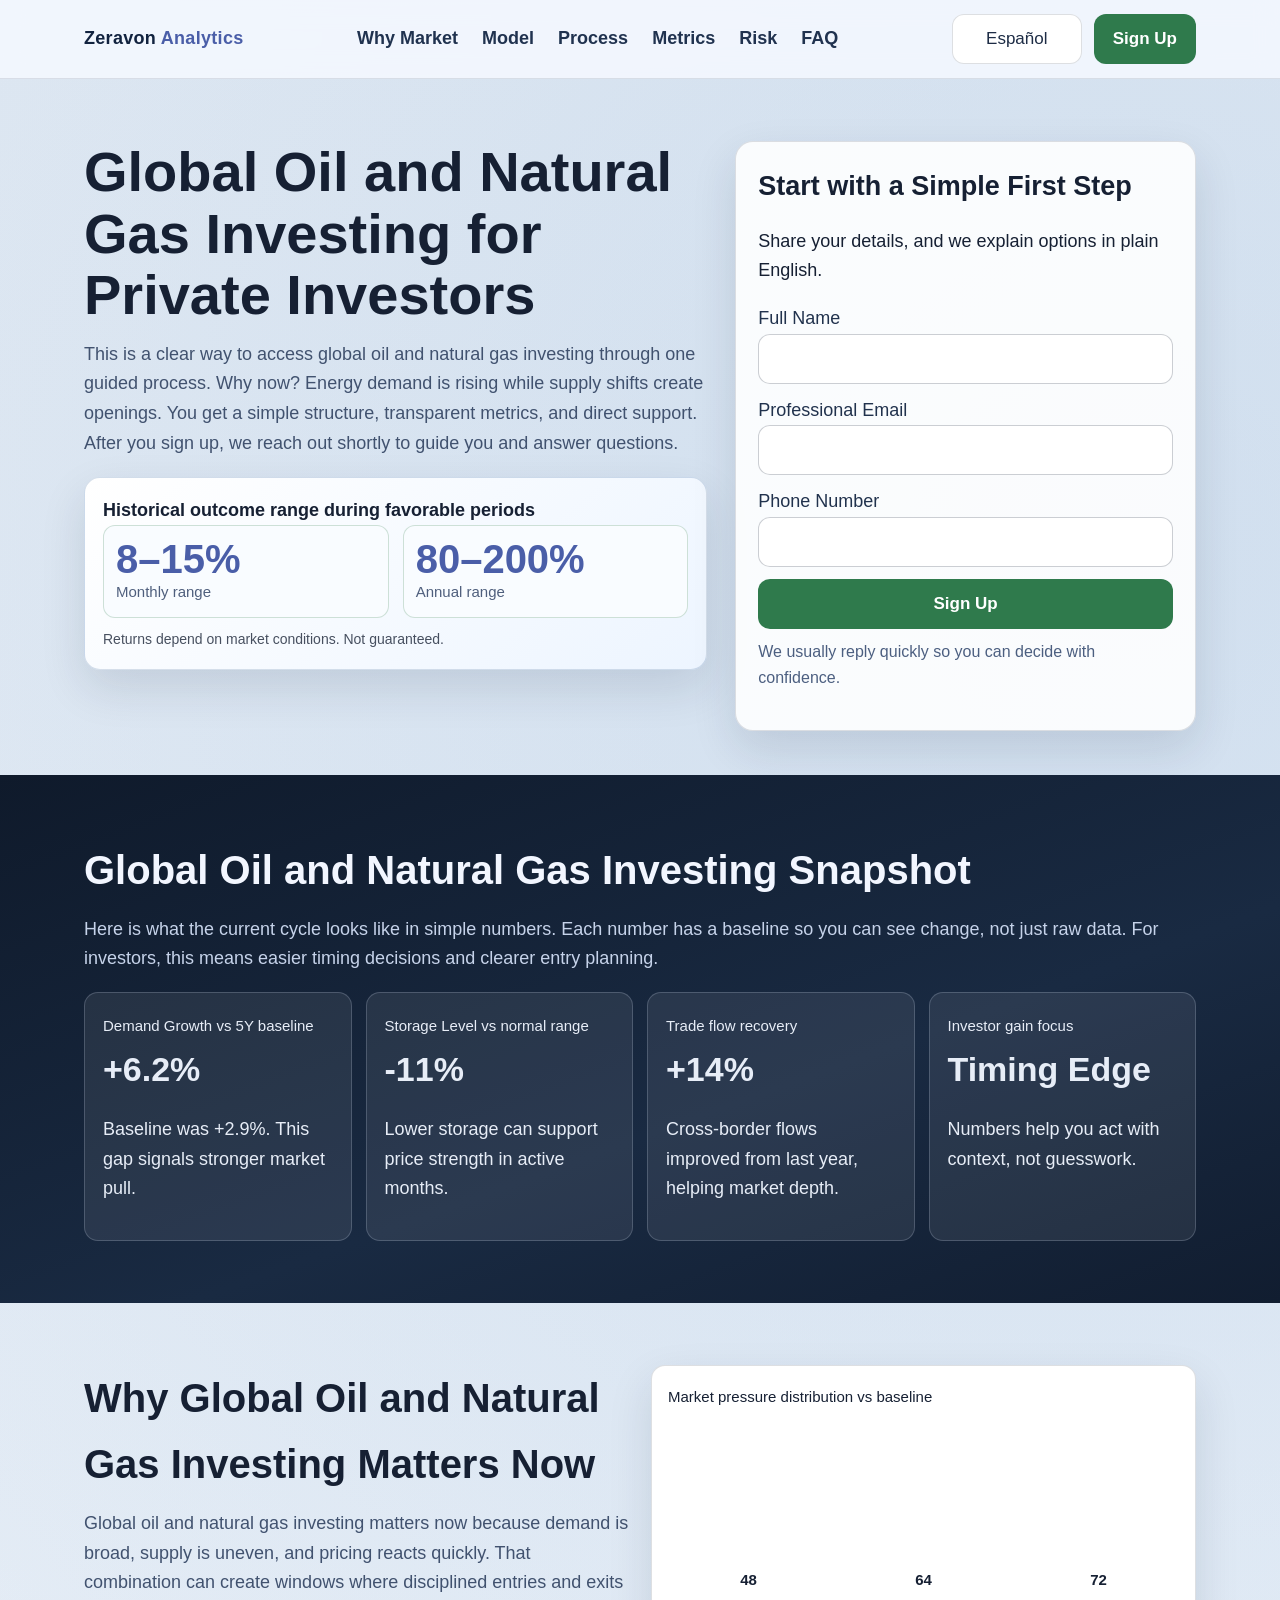
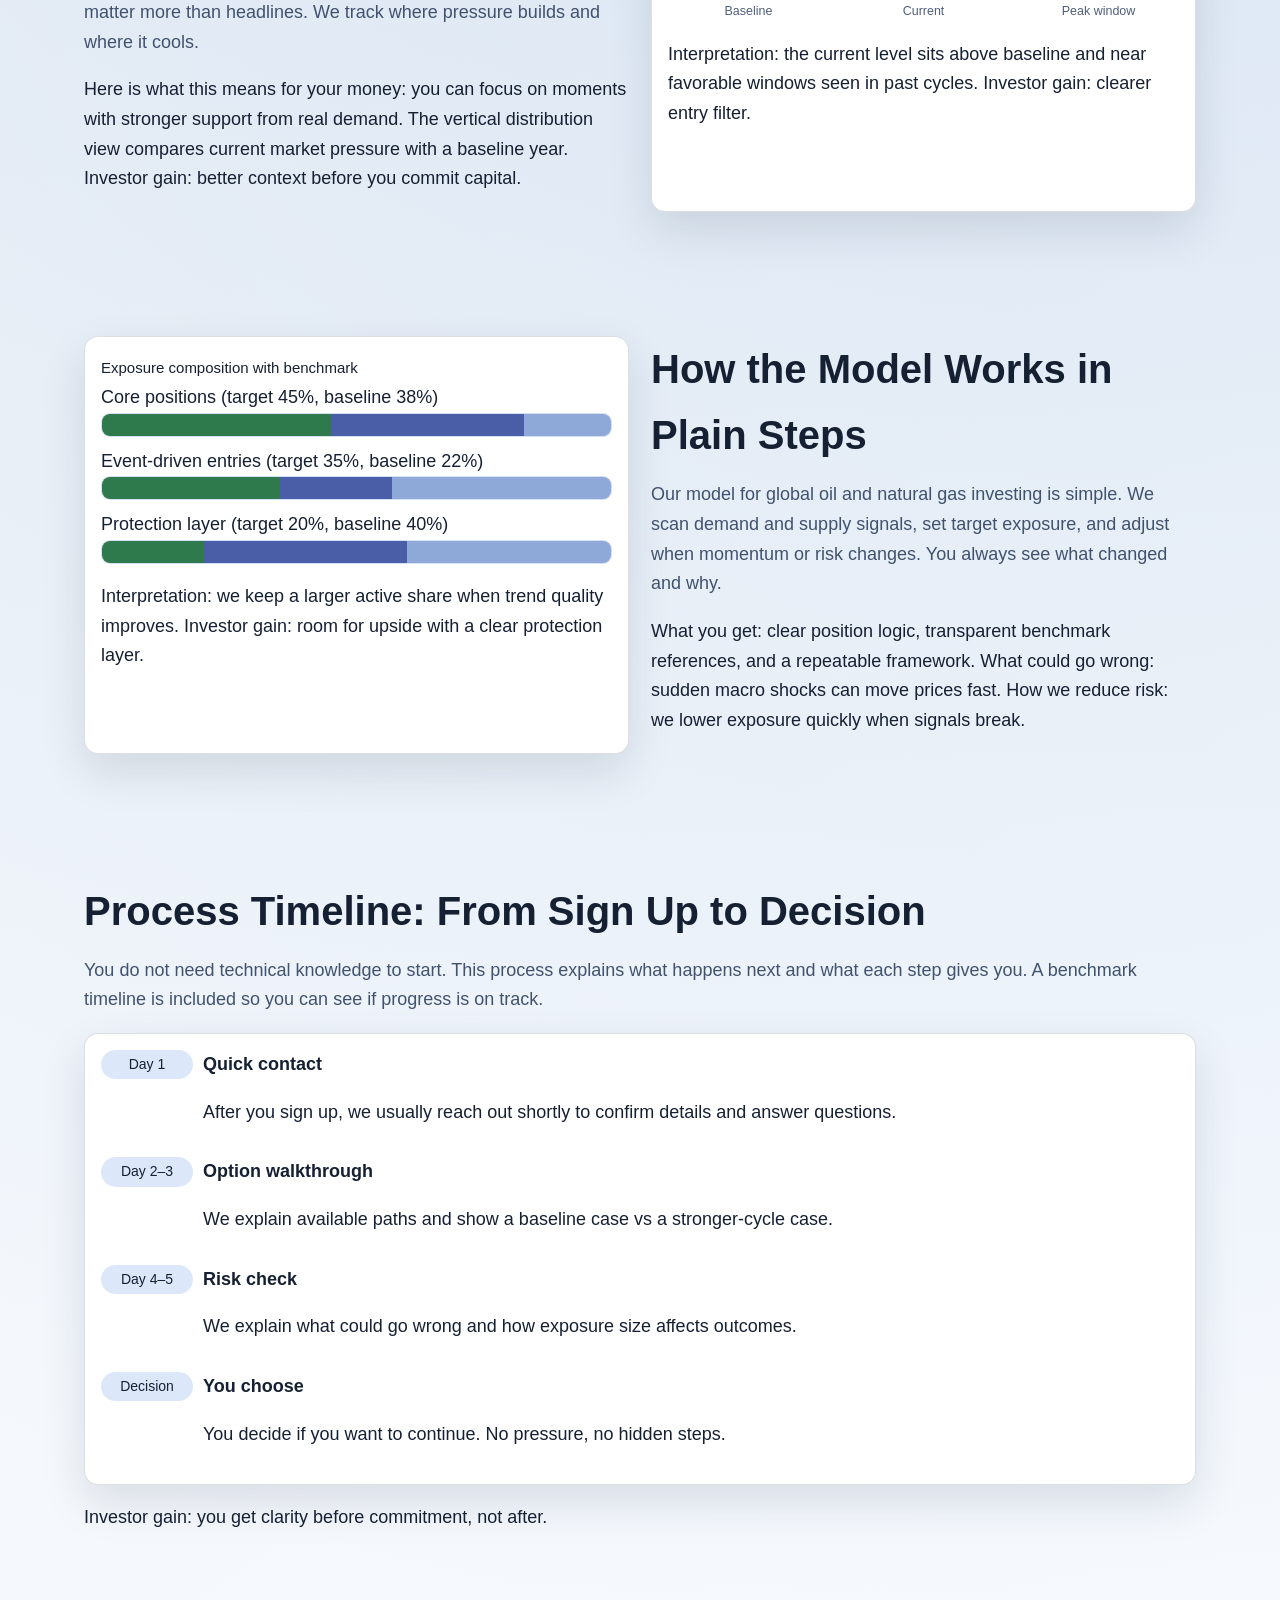
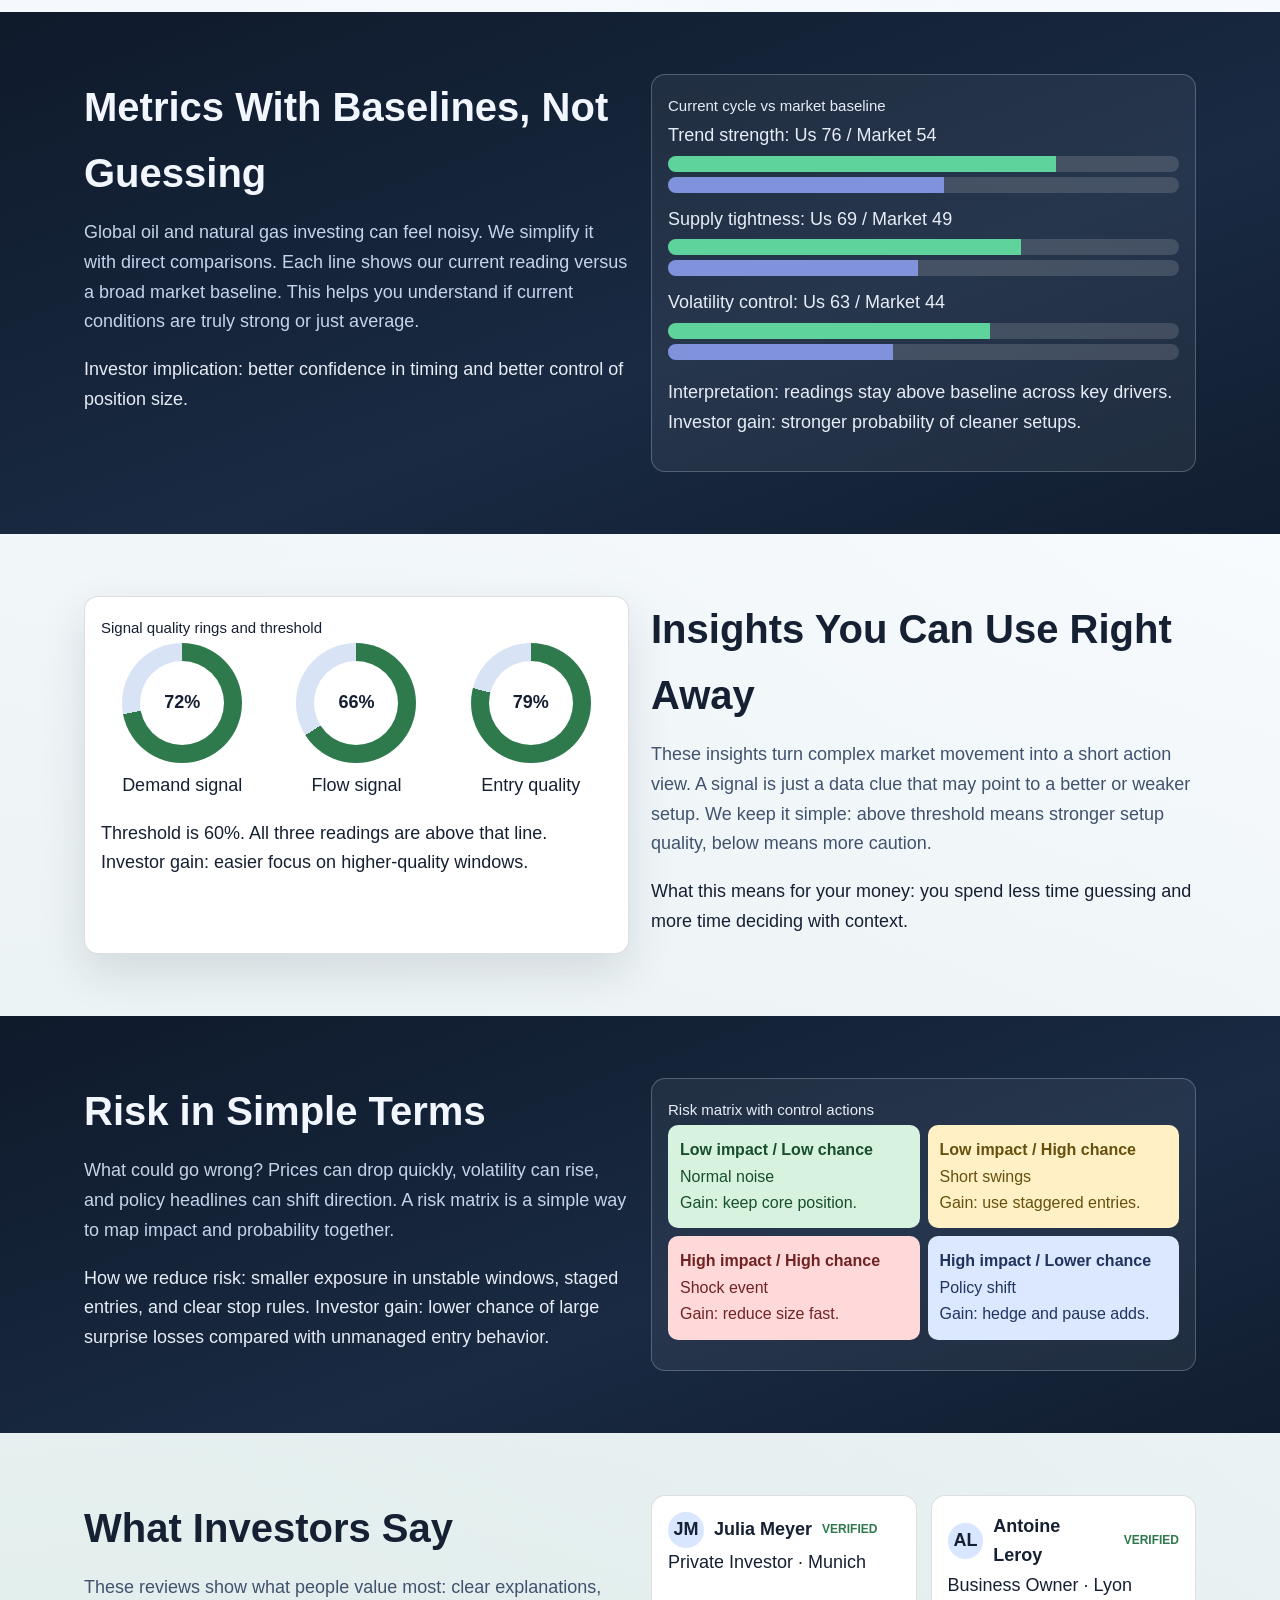
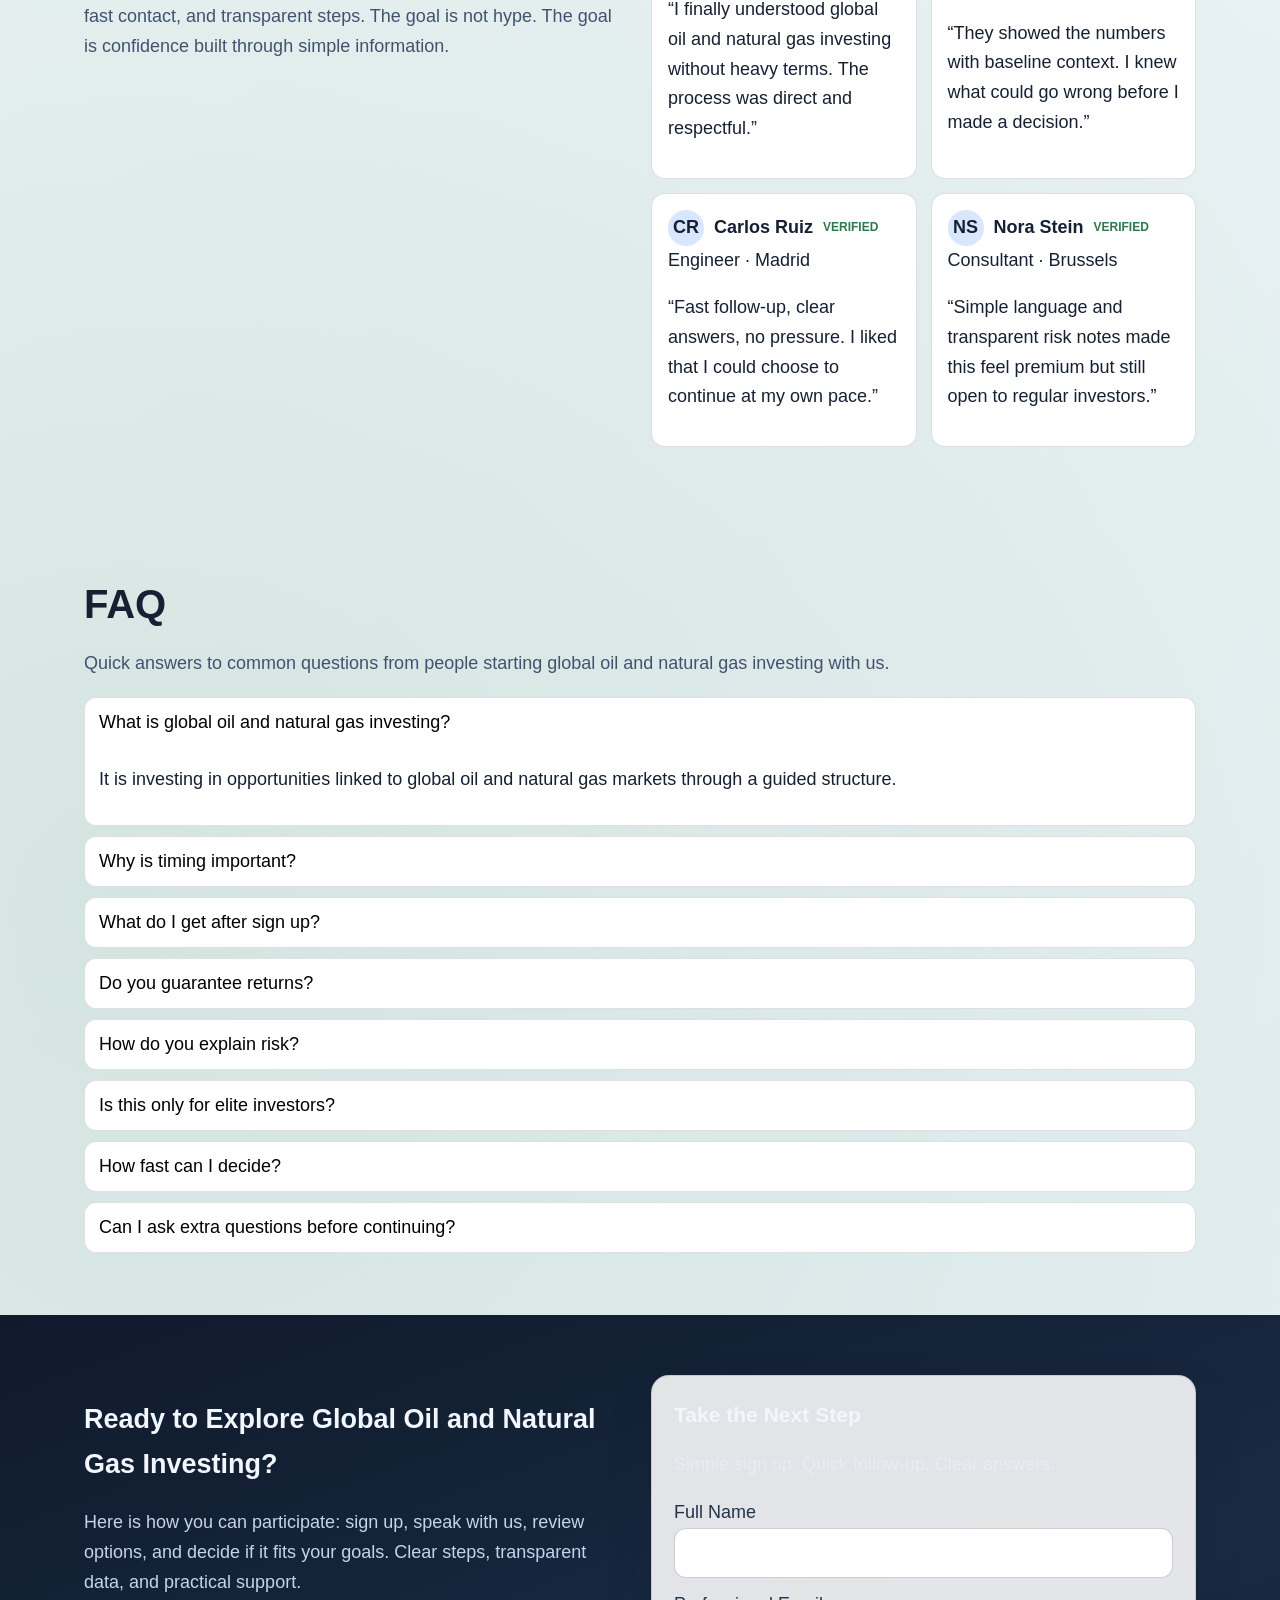
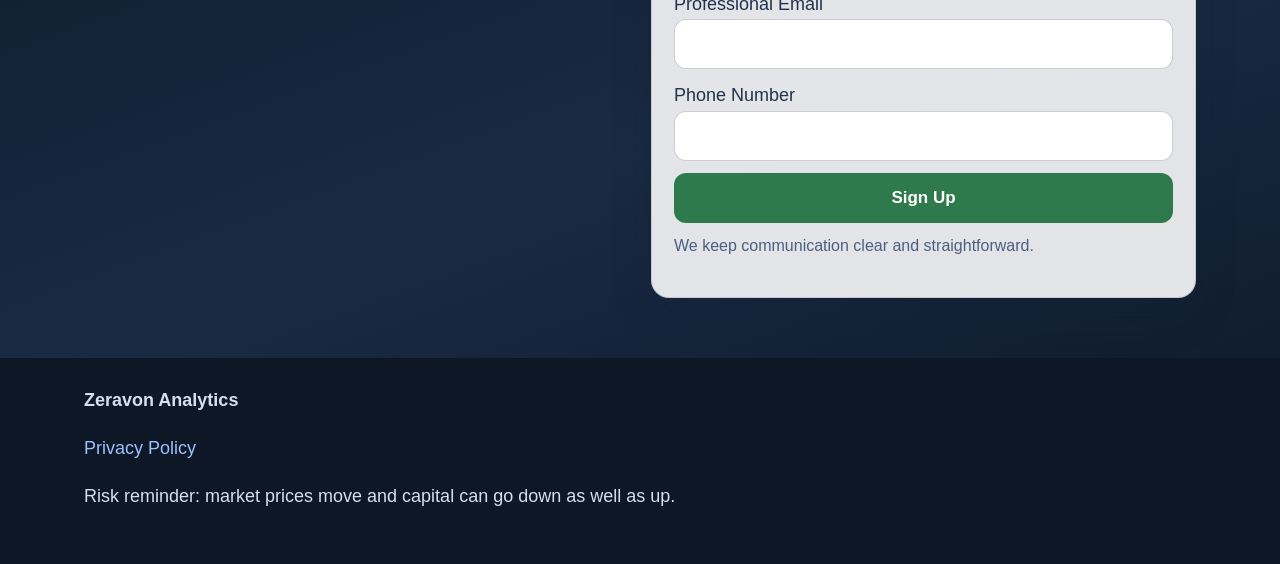
<file: es/index.html>
<!-- DESIGN SEED: 2841 -->
<!DOCTYPE html>
<html lang="en">
<head>
  <meta charset="UTF-8" />
  <meta name="viewport" content="width=device-width, initial-scale=1.0" />
  <title>Zeravon Analytics Global Oil and Natural Gas Investing | Español Page</title>
  <meta name="description" content="Explore a clear way to start global oil and natural gas investing with Zeravon Analytics. Learn the process, key numbers, risks, and next steps." />
  <link rel="canonical" href="https://zeravonanalytics.com/es/index.html" />
  <meta property="og:title" content="Zeravon Analytics | Global Oil and Natural Gas Investing" />
  <meta property="og:description" content="Simple, premium, and transparent global oil and natural gas investing for private investors." />
  <meta property="og:type" content="website" />
  <meta property="og:url" content="https://zeravonanalytics.com/es/index.html" />
  <meta property="og:image" content="https://zeravonanalytics.com/assets/img/og-cover.jpg" />
  <meta name="twitter:card" content="summary_large_image" />
  <meta name="twitter:title" content="Global Oil and Natural Gas Investing" />
  <meta name="twitter:description" content="Built for private investors who want clear energy market exposure." />
  <link rel="alternate" hreflang="en" href="https://zeravonanalytics.com/index.html" />
  <link rel="alternate" hreflang="de" href="https://zeravonanalytics.com/de/index.html" />
  <link rel="alternate" hreflang="fr" href="https://zeravonanalytics.com/fr/index.html" />
  <link rel="alternate" hreflang="es" href="https://zeravonanalytics.com/es/index.html" />
  <link rel="alternate" hreflang="it" href="https://zeravonanalytics.com/it/index.html" />
  <link rel="alternate" hreflang="tr" href="https://zeravonanalytics.com/tr/index.html" />
  <link rel="alternate" hreflang="pt" href="https://zeravonanalytics.com/pt/index.html" />
  <link rel="alternate" hreflang="ja" href="https://zeravonanalytics.com/jp/index.html" />
  <link rel="alternate" hreflang="sk" href="https://zeravonanalytics.com/sk/index.html" />
  <link rel="alternate" hreflang="nl-BE" href="https://zeravonanalytics.com/be/index.html" />
  <link rel="alternate" hreflang="x-default" href="https://zeravonanalytics.com/index.html" />
  <link rel="stylesheet" href="../assets/style.css" />
</head>
<body>
<header class="site-header">
  <div class="container header-inner">
    <a class="brand" href="../index.html">Zeravon <span>Analytics</span></a>
    <nav class="nav-links" aria-label="Primary navigation">
      <a href="#market">Why Market</a><a href="#model">Model</a><a href="#process">Process</a><a href="#metrics">Metrics</a><a href="#risk">Risk</a><a href="#faq">FAQ</a>
    </nav>
    <div class="header-right">
      <div class="lang" data-lang>
        <button class="lang-toggle" aria-expanded="false">Español</button>
        <div class="lang-menu">
          <a href="../index.html"><svg class="flag" viewBox="0 0 60 30"><rect width="60" height="30" fill="#012169"/><path d="M0 0 60 30M60 0 0 30" stroke="#fff" stroke-width="6"/><path d="M0 0 60 30M60 0 0 30" stroke="#c8102e" stroke-width="3"/><path d="M30 0v30M0 15h60" stroke="#fff" stroke-width="10"/><path d="M30 0v30M0 15h60" stroke="#c8102e" stroke-width="6"/></svg>English</a>
          <a href="../de/index.html"><svg class="flag" viewBox="0 0 3 2"><rect width="3" height="2" fill="#ffce00"/><rect width="3" height="1.33" fill="#dd0000"/><rect width="3" height="0.66" fill="#000"/></svg>Deutsch</a>
          <a href="../fr/index.html"><svg class="flag" viewBox="0 0 3 2"><rect width="1" height="2" fill="#0055a4"/><rect x="1" width="1" height="2" fill="#fff"/><rect x="2" width="1" height="2" fill="#ef4135"/></svg>Français</a>
          <a href="../es/index.html"><svg class="flag" viewBox="0 0 3 2"><rect width="3" height="2" fill="#aa151b"/><rect y="0.5" width="3" height="1" fill="#f1bf00"/></svg>Español</a>
          <a href="../it/index.html"><svg class="flag" viewBox="0 0 3 2"><rect width="1" height="2" fill="#009246"/><rect x="1" width="1" height="2" fill="#fff"/><rect x="2" width="1" height="2" fill="#ce2b37"/></svg>Italiano</a>
          <a href="../tr/index.html"><svg class="flag" viewBox="0 0 3 2"><rect width="3" height="2" fill="#e30a17"/><circle cx="1.3" cy="1" r="0.45" fill="#fff"/><circle cx="1.42" cy="1" r="0.36" fill="#e30a17"/><polygon points="1.9,1 2.2,0.86 2.2,1.14" fill="#fff"/></svg>Türkçe</a>
          <a href="../pt/index.html"><svg class="flag" viewBox="0 0 3 2"><rect width="1.2" height="2" fill="#046a38"/><rect x="1.2" width="1.8" height="2" fill="#da291c"/></svg>Português</a>
          <a href="../jp/index.html"><svg class="flag" viewBox="0 0 3 2"><rect width="3" height="2" fill="#fff"/><circle cx="1.5" cy="1" r="0.45" fill="#bc002d"/></svg>日本語</a>
          <a href="../sk/index.html"><svg class="flag" viewBox="0 0 3 2"><rect width="3" height="2" fill="#ee1c25"/><rect width="3" height="1.33" fill="#0b4ea2"/><rect width="3" height="0.66" fill="#fff"/></svg>Slovak</a>
          <a href="../be/index.html"><svg class="flag" viewBox="0 0 3 2"><rect width="1" height="2" fill="#000"/><rect x="1" width="1" height="2" fill="#ffe936"/><rect x="2" width="1" height="2" fill="#ef3340"/></svg>Nederlands(BE)</a>
        </div>
      </div>
      <button class="btn btn-primary">Sign Up</button>
      <button class="burger" data-burger aria-label="Open menu">☰</button>
    </div>
  </div>
</header>

<div class="mobile-drawer" data-drawer>
  <div class="drawer-panel" role="dialog" aria-modal="true" aria-label="Mobile menu">
    <div class="drawer-top"><strong>Menu</strong><button class="close-btn" data-close-drawer>X</button></div>
    <nav class="drawer-nav">
      <a href="#market">Why Market</a><a href="#model">Model</a><a href="#process">Process</a><a href="#metrics">Metrics</a><a href="#risk">Risk</a><a href="#faq">FAQ</a>
    </nav>
    <div class="drawer-actions">
      <div class="lang" data-lang>
        <button class="lang-toggle">Español</button>
        <div class="lang-menu">
                <a href="../index.html">English</a>
                <a href="../de/index.html">Deutsch</a>
                <a href="../fr/index.html">Français</a>
                <a href="../es/index.html">Español</a>
                <a href="../it/index.html">Italiano</a>
                <a href="../tr/index.html">Türkçe</a>
                <a href="../pt/index.html">Português</a>
                <a href="../jp/index.html">日本語</a>
                <a href="../sk/index.html">Slovak</a>
                <a href="../be/index.html">Nederlands(BE)</a>
        </div>
      </div>
      <button class="btn btn-primary">Sign Up</button>
    </div>
  </div>
</div>

<main>
  <section class="hero">
    <div class="container hero-wrap">
      <div class="reveal">
        <h1>Global Oil and Natural Gas Investing for Private Investors</h1>
        <p class="lead">This is a clear way to access global oil and natural gas investing through one guided process. Why now? Energy demand is rising while supply shifts create openings. You get a simple structure, transparent metrics, and direct support. After you sign up, we reach out shortly to guide you and answer questions.</p>
        <div class="performance-panel">
          <strong>Historical outcome range during favorable periods</strong>
          <div class="performance-grid">
            <div class="metric"><div class="big">8–15%</div><small>Monthly range</small></div>
            <div class="metric"><div class="big">80–200%</div><small>Annual range</small></div>
          </div>
          <p class="micro">Returns depend on market conditions. Not guaranteed.</p>
        </div>
      </div>
      <form class="form-card reveal" aria-label="Hero lead form">
        <h2>Start with a Simple First Step</h2>
        <p>Share your details, and we explain options in plain English.</p>
        <div class="form-grid">
          <label>Full Name<input type="text" name="full_name" required /></label>
          <label>Professional Email<input type="email" name="email" required /></label>
          <label>Phone Number<input type="tel" name="phone" required /></label>
          <button class="btn btn-primary" type="submit">Sign Up</button>
        </div>
        <p class="trust">We usually reply quickly so you can decide with confidence.</p>
      </form>
    </div>
  </section>

  <section class="section dark kpi-strip reveal">
    <div class="container">
      <h2>Global Oil and Natural Gas Investing Snapshot</h2>
      <p class="section-intro">Here is what the current cycle looks like in simple numbers. Each number has a baseline so you can see change, not just raw data. For investors, this means easier timing decisions and clearer entry planning.</p>
      <div class="kpi-grid">
        <article class="kpi-card"><small>Demand Growth vs 5Y baseline</small><strong>+6.2%</strong><p>Baseline was +2.9%. This gap signals stronger market pull.</p></article>
        <article class="kpi-card"><small>Storage Level vs normal range</small><strong>-11%</strong><p>Lower storage can support price strength in active months.</p></article>
        <article class="kpi-card"><small>Trade flow recovery</small><strong>+14%</strong><p>Cross-border flows improved from last year, helping market depth.</p></article>
        <article class="kpi-card"><small>Investor gain focus</small><strong>Timing Edge</strong><p>Numbers help you act with context, not guesswork.</p></article>
      </div>
    </div>
  </section>

  <section id="market" class="section reveal">
    <div class="container market-layout">
      <div>
        <h2>Why Global Oil and Natural Gas Investing Matters Now</h2>
        <p class="section-intro">Global oil and natural gas investing matters now because demand is broad, supply is uneven, and pricing reacts quickly. That combination can create windows where disciplined entries and exits matter more than headlines. We track where pressure builds and where it cools.</p>
        <p>Here is what this means for your money: you can focus on moments with stronger support from real demand. The vertical distribution view compares current market pressure with a baseline year. Investor gain: better context before you commit capital.</p>
      </div>
      <div class="card">
        <small>Market pressure distribution vs baseline</small>
        <div class="vbars">
          <div class="vbar"><div class="col" style="height:48%"></div><strong>48</strong><small>Baseline</small></div>
          <div class="vbar"><div class="col" style="height:64%"></div><strong>64</strong><small>Current</small></div>
          <div class="vbar"><div class="col" style="height:72%"></div><strong>72</strong><small>Peak window</small></div>
        </div>
        <p>Interpretation: the current level sits above baseline and near favorable windows seen in past cycles. Investor gain: clearer entry filter.</p>
      </div>
    </div>
  </section>

  <section id="model" class="section reveal">
    <div class="container model-layout">
      <div class="card">
        <small>Exposure composition with benchmark</small>
        <div class="stack">
          <div><div>Core positions (target 45%, baseline 38%)</div><div class="stack-item"><div class="stack-fill"><span class="seg-a" style="width:45%"></span><span class="seg-b" style="width:38%"></span><span class="seg-c" style="width:17%"></span></div></div></div>
          <div><div>Event-driven entries (target 35%, baseline 22%)</div><div class="stack-item"><div class="stack-fill"><span class="seg-a" style="width:35%"></span><span class="seg-b" style="width:22%"></span><span class="seg-c" style="width:43%"></span></div></div></div>
          <div><div>Protection layer (target 20%, baseline 40%)</div><div class="stack-item"><div class="stack-fill"><span class="seg-a" style="width:20%"></span><span class="seg-b" style="width:40%"></span><span class="seg-c" style="width:40%"></span></div></div></div>
        </div>
        <p>Interpretation: we keep a larger active share when trend quality improves. Investor gain: room for upside with a clear protection layer.</p>
      </div>
      <div>
        <h2>How the Model Works in Plain Steps</h2>
        <p class="section-intro">Our model for global oil and natural gas investing is simple. We scan demand and supply signals, set target exposure, and adjust when momentum or risk changes. You always see what changed and why.</p>
        <p>What you get: clear position logic, transparent benchmark references, and a repeatable framework. What could go wrong: sudden macro shocks can move prices fast. How we reduce risk: we lower exposure quickly when signals break.</p>
      </div>
    </div>
  </section>

  <section id="process" class="section reveal">
    <div class="container">
      <h2>Process Timeline: From Sign Up to Decision</h2>
      <p class="section-intro">You do not need technical knowledge to start. This process explains what happens next and what each step gives you. A benchmark timeline is included so you can see if progress is on track.</p>
      <div class="card timeline">
        <div class="step"><span class="tag">Day 1</span><div><strong>Quick contact</strong><p>After you sign up, we usually reach out shortly to confirm details and answer questions.</p></div></div>
        <div class="step"><span class="tag">Day 2–3</span><div><strong>Option walkthrough</strong><p>We explain available paths and show a baseline case vs a stronger-cycle case.</p></div></div>
        <div class="step"><span class="tag">Day 4–5</span><div><strong>Risk check</strong><p>We explain what could go wrong and how exposure size affects outcomes.</p></div></div>
        <div class="step"><span class="tag">Decision</span><div><strong>You choose</strong><p>You decide if you want to continue. No pressure, no hidden steps.</p></div></div>
      </div>
      <p>Investor gain: you get clarity before commitment, not after.</p>
    </div>
  </section>

  <section id="metrics" class="section dark reveal">
    <div class="container metrics-layout">
      <div>
        <h2>Metrics With Baselines, Not Guessing</h2>
        <p class="section-intro">Global oil and natural gas investing can feel noisy. We simplify it with direct comparisons. Each line shows our current reading versus a broad market baseline. This helps you understand if current conditions are truly strong or just average.</p>
        <p>Investor implication: better confidence in timing and better control of position size.</p>
      </div>
      <div class="card">
        <small>Current cycle vs market baseline</small>
        <div class="dual-bars">
          <div class="dual"><span>Trend strength: Us 76 / Market 54</span><div class="track"><div class="fill-us" style="width:76%"></div></div><div class="track"><div class="fill-market" style="width:54%"></div></div></div>
          <div class="dual"><span>Supply tightness: Us 69 / Market 49</span><div class="track"><div class="fill-us" style="width:69%"></div></div><div class="track"><div class="fill-market" style="width:49%"></div></div></div>
          <div class="dual"><span>Volatility control: Us 63 / Market 44</span><div class="track"><div class="fill-us" style="width:63%"></div></div><div class="track"><div class="fill-market" style="width:44%"></div></div></div>
        </div>
        <p>Interpretation: readings stay above baseline across key drivers. Investor gain: stronger probability of cleaner setups.</p>
      </div>
    </div>
  </section>

  <section class="section reveal">
    <div class="container insights-layout">
      <div class="card">
        <small>Signal quality rings and threshold</small>
        <div class="rings">
          <div class="ring-card"><div class="ring" style="--val:72%"><span>72%</span></div><div>Demand signal</div></div>
          <div class="ring-card"><div class="ring" style="--val:66%"><span>66%</span></div><div>Flow signal</div></div>
          <div class="ring-card"><div class="ring" style="--val:79%"><span>79%</span></div><div>Entry quality</div></div>
        </div>
        <p>Threshold is 60%. All three readings are above that line. Investor gain: easier focus on higher-quality windows.</p>
      </div>
      <div>
        <h2>Insights You Can Use Right Away</h2>
        <p class="section-intro">These insights turn complex market movement into a short action view. A signal is just a data clue that may point to a better or weaker setup. We keep it simple: above threshold means stronger setup quality, below means more caution.</p>
        <p>What this means for your money: you spend less time guessing and more time deciding with context.</p>
      </div>
    </div>
  </section>

  <section id="risk" class="section dark reveal">
    <div class="container risk-layout">
      <div>
        <h2>Risk in Simple Terms</h2>
        <p class="section-intro">What could go wrong? Prices can drop quickly, volatility can rise, and policy headlines can shift direction. A risk matrix is a simple way to map impact and probability together.</p>
        <p>How we reduce risk: smaller exposure in unstable windows, staged entries, and clear stop rules. Investor gain: lower chance of large surprise losses compared with unmanaged entry behavior.</p>
      </div>
      <div class="card">
        <small>Risk matrix with control actions</small>
        <div class="risk-matrix">
          <div class="cell low"><strong>Low impact / Low chance</strong><br/>Normal noise<br/>Gain: keep core position.</div>
          <div class="cell med"><strong>Low impact / High chance</strong><br/>Short swings<br/>Gain: use staggered entries.</div>
          <div class="cell high"><strong>High impact / High chance</strong><br/>Shock event
<br/>Gain: reduce size fast.</div>
          <div class="cell ctl"><strong>High impact / Lower chance</strong><br/>Policy shift
<br/>Gain: hedge and pause adds.</div>
        </div>
      </div>
    </div>
  </section>

  <section class="section reveal">
    <div class="container reviews-layout">
      <div>
        <h2>What Investors Say</h2>
        <p class="section-intro">These reviews show what people value most: clear explanations, fast contact, and transparent steps. The goal is not hype. The goal is confidence built through simple information.</p>
      </div>
      <div class="review-grid">
        <article class="review-card"><div class="review-top"><div class="avatar">JM</div><strong>Julia Meyer</strong><span class="verified">VERIFIED</span></div><div>Private Investor · Munich</div><p>“I finally understood global oil and natural gas investing without heavy terms. The process was direct and respectful.”</p></article>
        <article class="review-card"><div class="review-top"><div class="avatar">AL</div><strong>Antoine Leroy</strong><span class="verified">VERIFIED</span></div><div>Business Owner · Lyon</div><p>“They showed the numbers with baseline context. I knew what could go wrong before I made a decision.”</p></article>
        <article class="review-card"><div class="review-top"><div class="avatar">CR</div><strong>Carlos Ruiz</strong><span class="verified">VERIFIED</span></div><div>Engineer · Madrid</div><p>“Fast follow-up, clear answers, no pressure. I liked that I could choose to continue at my own pace.”</p></article>
        <article class="review-card"><div class="review-top"><div class="avatar">NS</div><strong>Nora Stein</strong><span class="verified">VERIFIED</span></div><div>Consultant · Brussels</div><p>“Simple language and transparent risk notes made this feel premium but still open to regular investors.”</p></article>
      </div>
    </div>
  </section>

  <section id="faq" class="section reveal">
    <div class="container">
      <h2>FAQ</h2>
      <p class="section-intro">Quick answers to common questions from people starting global oil and natural gas investing with us.</p>
      <div class="faq-list">
        <article class="faq-item open"><button class="faq-q">What is global oil and natural gas investing?</button><div class="faq-a"><p>It is investing in opportunities linked to global oil and natural gas markets through a guided structure.</p></div></article>
        <article class="faq-item"><button class="faq-q">Why is timing important?</button><div class="faq-a"><p>Prices move in cycles. Timing helps you enter when demand and supply signals are stronger.</p></div></article>
        <article class="faq-item"><button class="faq-q">What do I get after sign up?</button><div class="faq-a"><p>After you sign up, we usually reach out shortly to confirm details and answer questions.</p></div></article>
        <article class="faq-item"><button class="faq-q">Do you guarantee returns?</button><div class="faq-a"><p>No. Returns depend on market conditions and are never guaranteed.</p></div></article>
        <article class="faq-item"><button class="faq-q">How do you explain risk?</button><div class="faq-a"><p>We explain downside scenarios in simple language and show how exposure size changes outcomes.</p></div></article>
        <article class="faq-item"><button class="faq-q">Is this only for elite investors?</button><div class="faq-a"><p>No. This is built for private investors who want clarity and transparent support.</p></div></article>
        <article class="faq-item"><button class="faq-q">How fast can I decide?</button><div class="faq-a"><p>You decide at your pace after the walkthrough and risk explanation.</p></div></article>
        <article class="faq-item"><button class="faq-q">Can I ask extra questions before continuing?</button><div class="faq-a"><p>Yes. We encourage questions so you can make a confident decision.</p></div></article>
      </div>
    </div>
  </section>

  <section class="final-cta dark reveal">
    <div class="container cta-layout">
      <div>
        <h2>Ready to Explore Global Oil and Natural Gas Investing?</h2>
        <p class="section-intro">Here is how you can participate: sign up, speak with us, review options, and decide if it fits your goals. Clear steps, transparent data, and practical support.</p>
      </div>
      <form class="form-card" aria-label="Final lead form">
        <h3>Take the Next Step</h3>
        <p>Simple sign up. Quick follow-up. Clear answers.</p>
        <div class="form-grid">
          <label>Full Name<input type="text" required /></label>
          <label>Professional Email<input type="email" required /></label>
          <label>Phone Number<input type="tel" required /></label>
          <button class="btn btn-primary" type="submit">Sign Up</button>
        </div>
        <p class="trust">We keep communication clear and straightforward.</p>
      </form>
    </div>
  </section>
</main>

<footer>
  <div class="container">
    <strong>Zeravon Analytics</strong>
    <p><a href="#" data-open-privacy>Privacy Policy</a></p>
    <p>Risk reminder: market prices move and capital can go down as well as up.</p>
  </div>
</footer>

<div class="modal" data-modal>
  <div class="modal-panel" role="dialog" aria-modal="true" aria-label="Privacy Policy">
    <div class="modal-top"><h2>Privacy Policy</h2><button class="close-btn" data-close-modal aria-label="Close">X</button></div>
    <p><strong>Introduction:</strong> We explain what data we use and why in clear terms.</p>
    <p><strong>Data collection:</strong> We collect name, email, phone, and website usage data.</p>
    <p><strong>Legal basis:</strong> We process data when you consent or when needed to answer your request.</p>
    <p><strong>Cookies:</strong> We use cookies to improve site performance and understand usage patterns.</p>
    <p><strong>Retention:</strong> We keep data only for as long as needed for communication and legal duties.</p>
    <p><strong>Third-party sharing:</strong> We share limited data with service providers that help run the site.</p>
    <p><strong>Security:</strong> We use technical and process controls to protect stored information.</p>
    <p><strong>User rights:</strong> You can request access, correction, or deletion of your personal data.</p>
    <p><strong>International transfers:</strong> Some data may be processed outside your country with safeguards.</p>
    <p><strong>Industry risk disclosure:</strong> Investment-related communication includes market risk and no guarantee of returns.</p>
    <p><strong>Contact:</strong> Email privacy@zeravonanalytics.com for privacy questions.</p>
    <div class="modal-footer"><button class="close-btn" data-close-modal>Close</button></div>
  </div>
</div>

<script type="application/ld+json">{"@context":"https://schema.org","@graph":[{"@type":"Organization","name":"Zeravon Analytics","url":"https://zeravonanalytics.com"},{"@type":"WebSite","name":"Zeravon Analytics","url":"https://zeravonanalytics.com"},{"@type":"FAQPage","mainEntity":[{"@type":"Question","name":"What is global oil and natural gas investing?","acceptedAnswer":{"@type":"Answer","text":"It is investing in opportunities linked to global oil and natural gas markets through a guided structure."}},{"@type":"Question","name":"Do you guarantee returns?","acceptedAnswer":{"@type":"Answer","text":"No. Returns depend on market conditions and are never guaranteed."}}]},{"@type":"Review","author":{"@type":"Person","name":"Julia Meyer"},"reviewBody":"I finally understood global oil and natural gas investing without heavy terms.","itemReviewed":{"@type":"Organization","name":"Zeravon Analytics"}}]}</script>
<script src="../assets/app.js" defer></script>
</body>
</html>
</file>
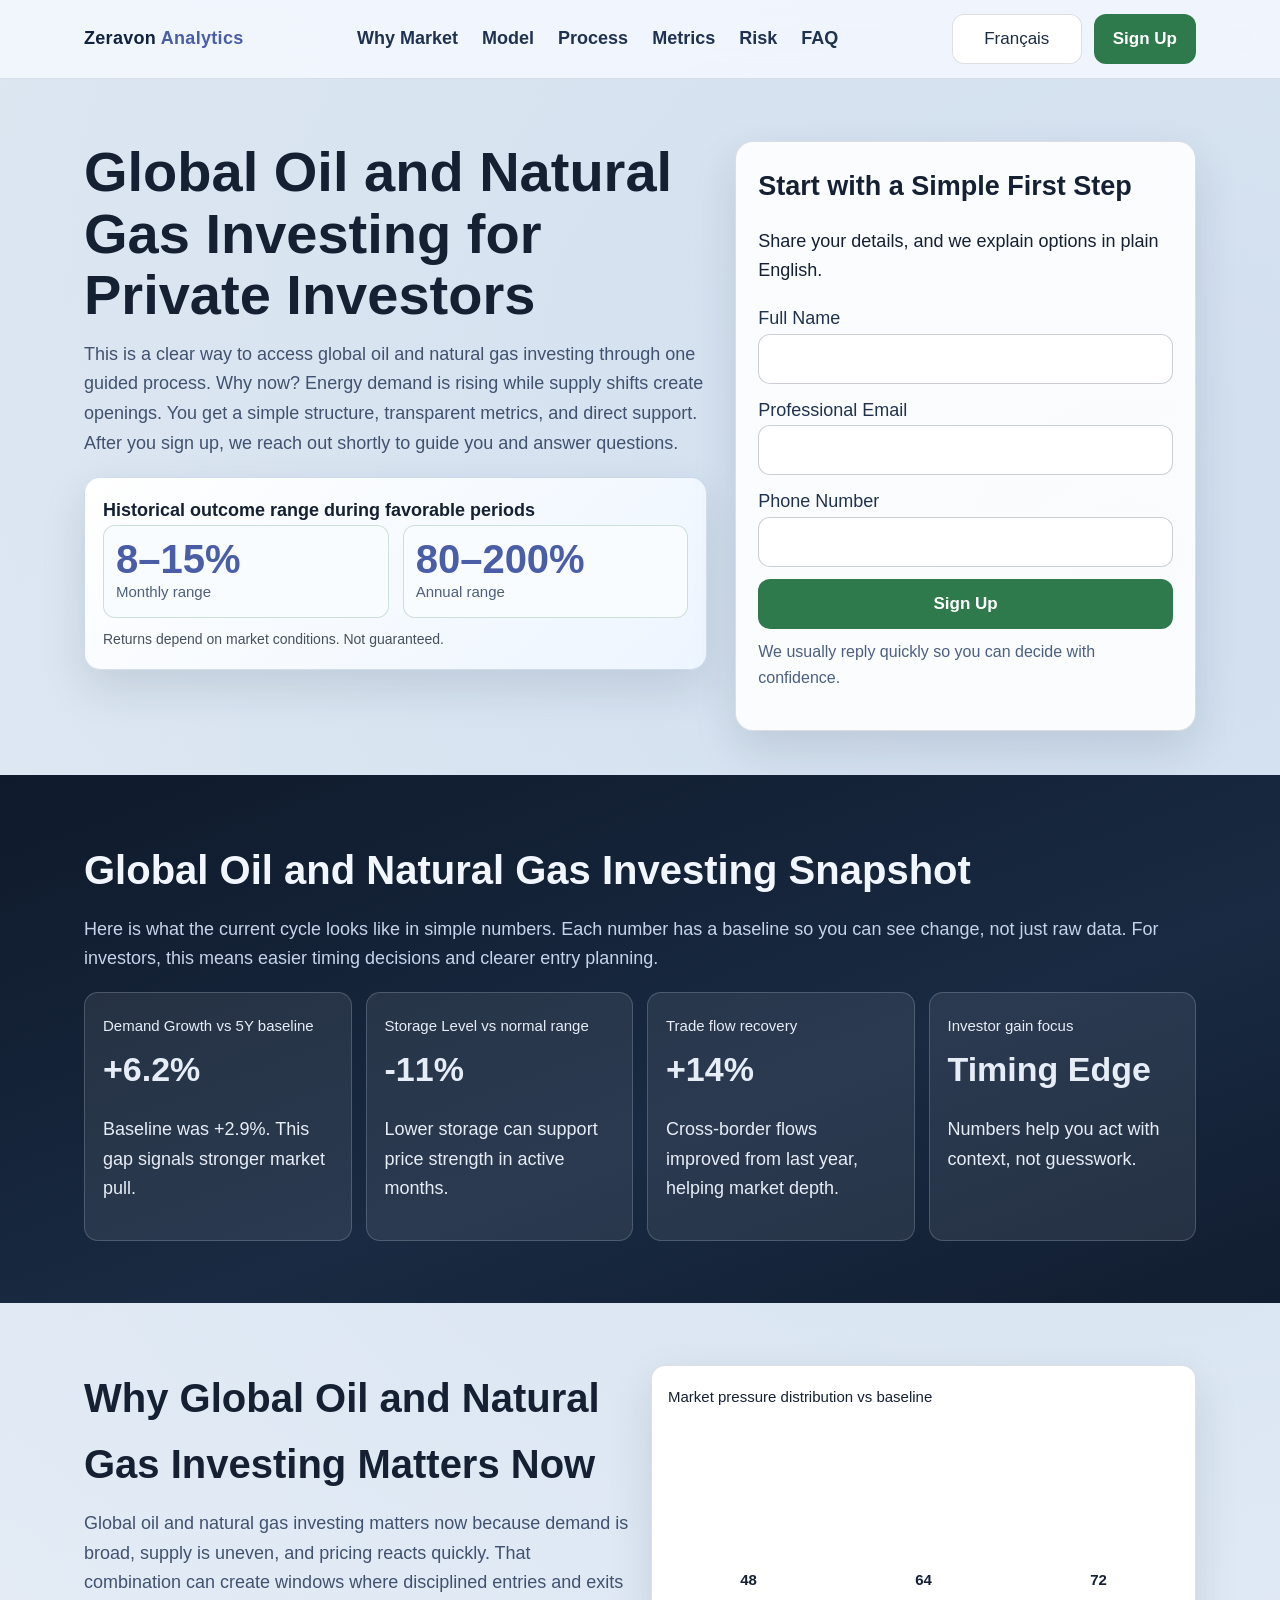
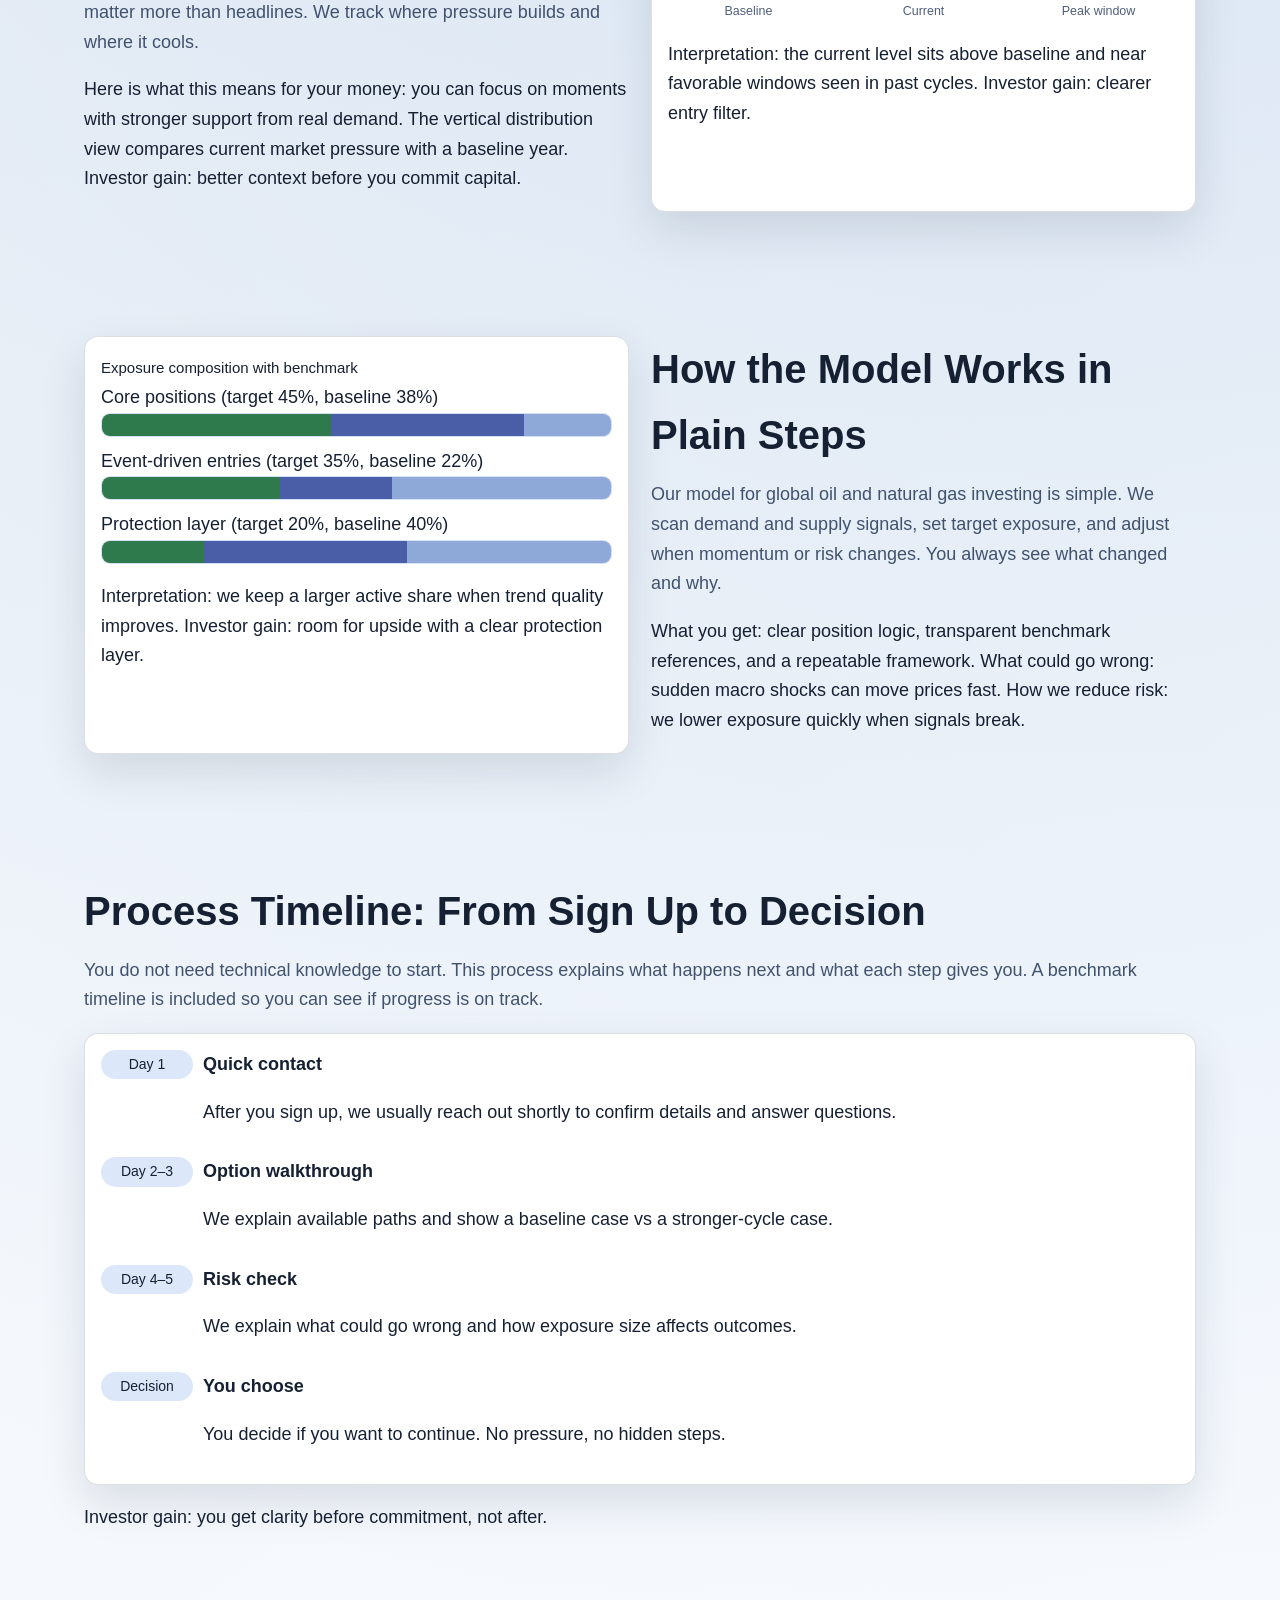
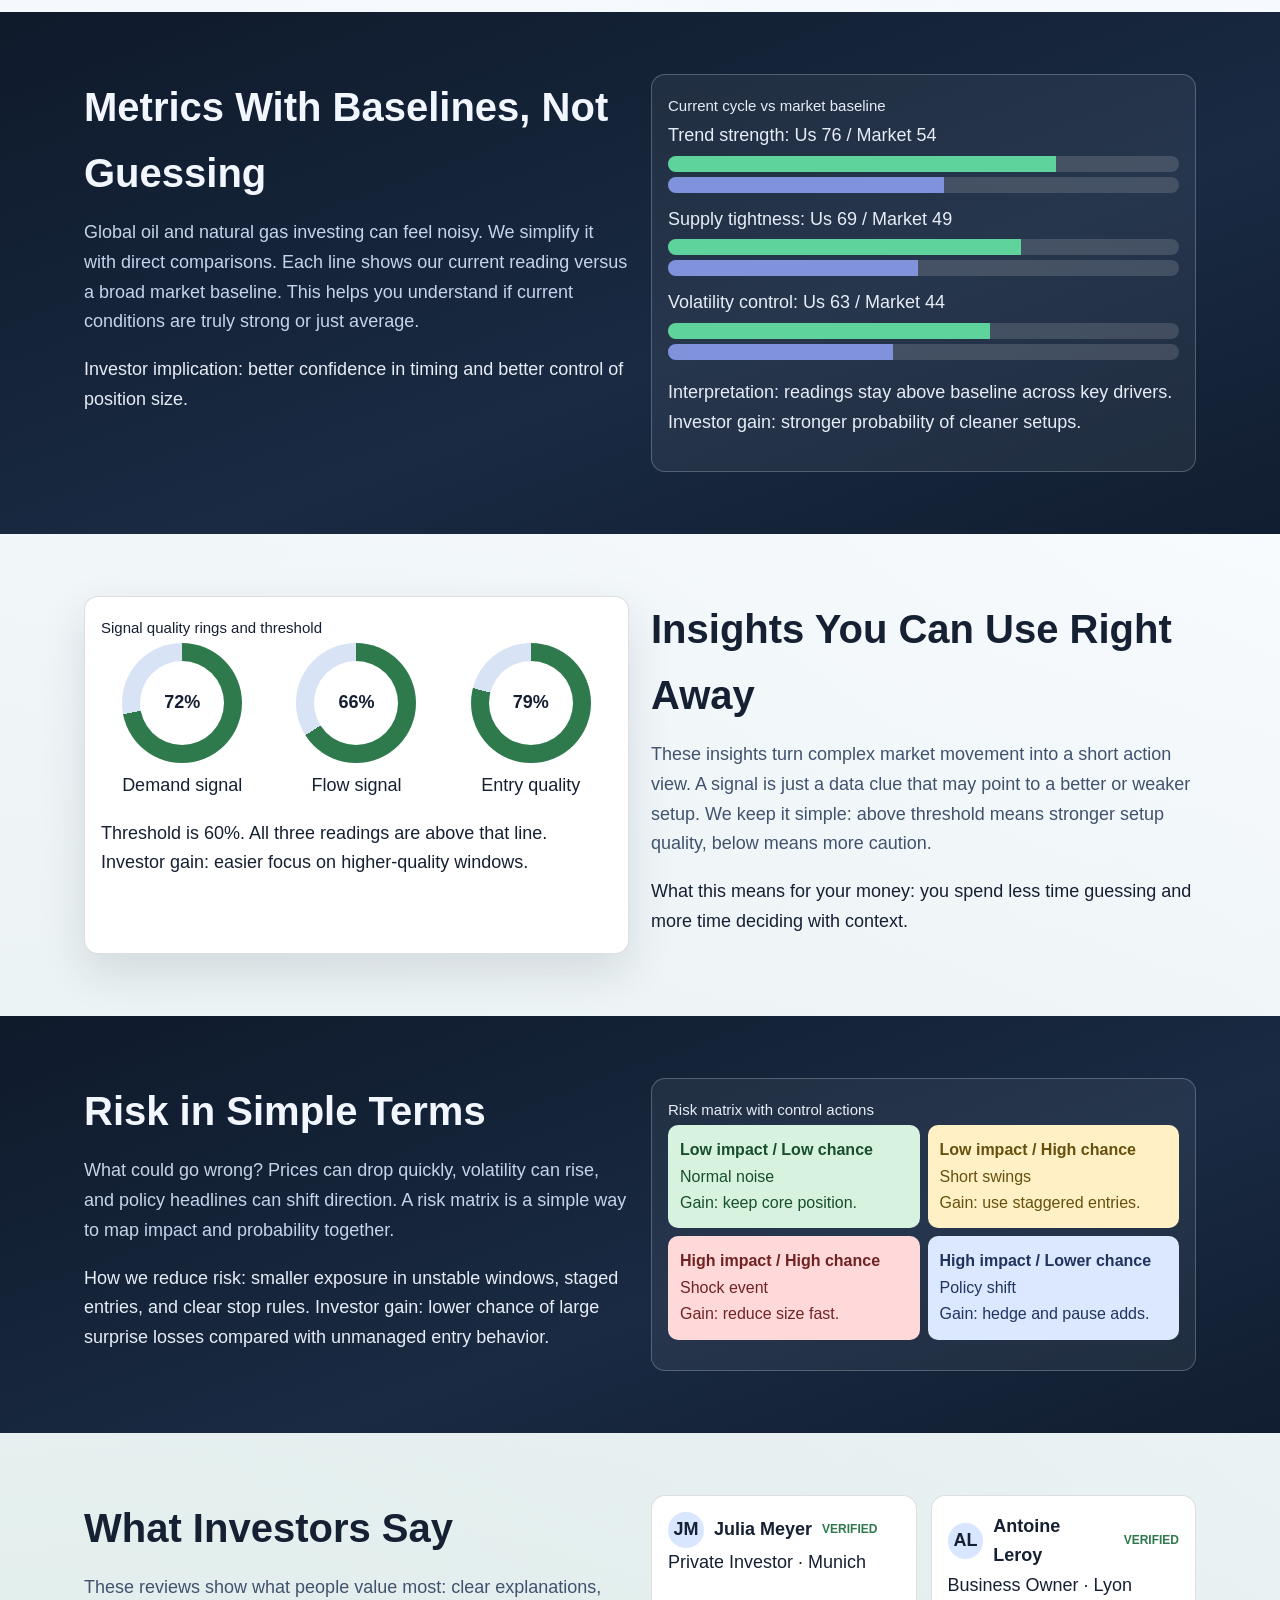
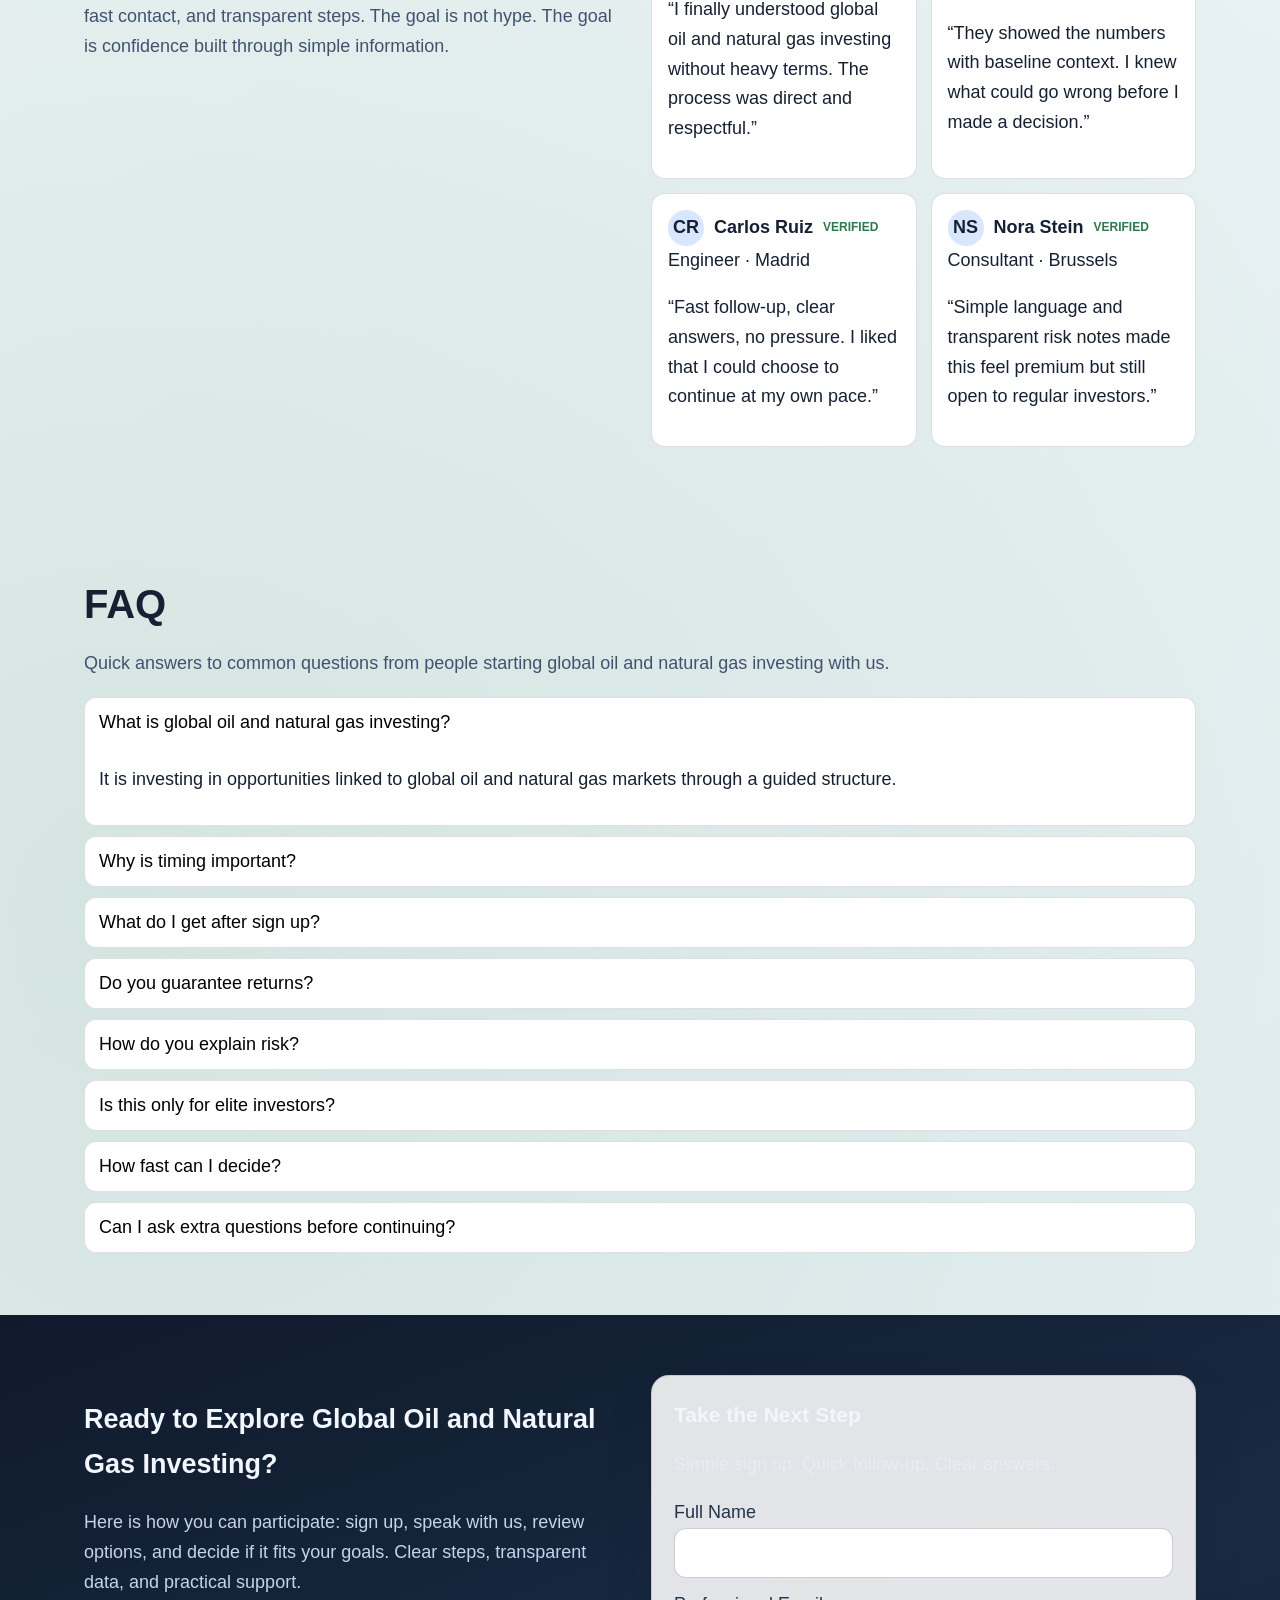
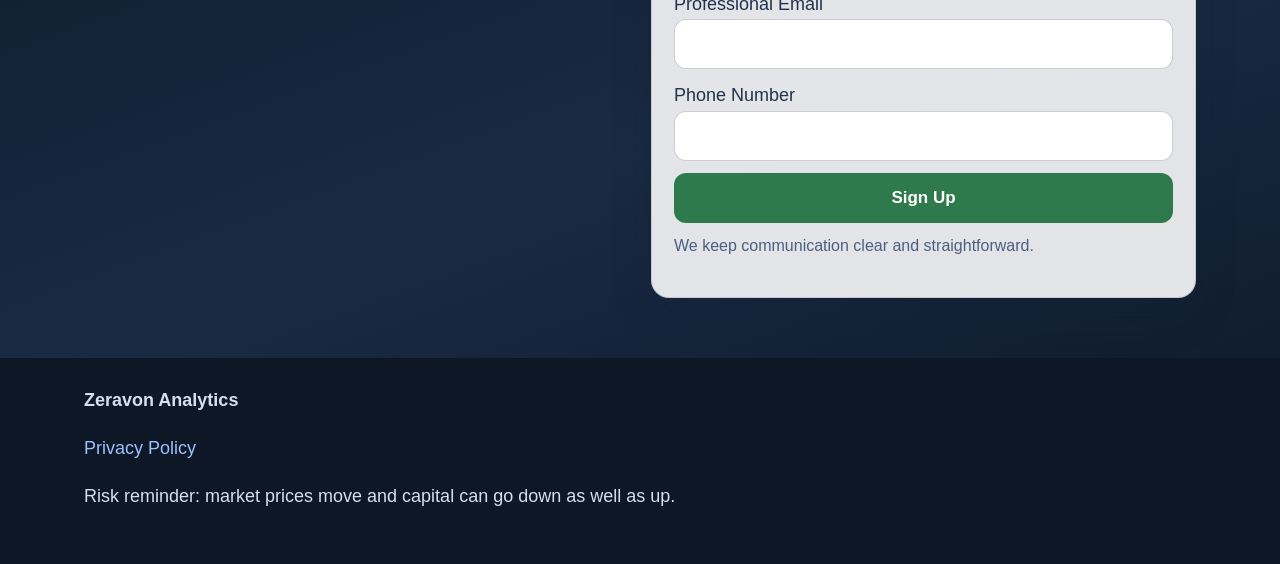
<file: fr/index.html>
<!-- DESIGN SEED: 2841 -->
<!DOCTYPE html>
<html lang="en">
<head>
  <meta charset="UTF-8" />
  <meta name="viewport" content="width=device-width, initial-scale=1.0" />
  <title>Zeravon Analytics Global Oil and Natural Gas Investing | Français Page</title>
  <meta name="description" content="Explore a clear way to start global oil and natural gas investing with Zeravon Analytics. Learn the process, key numbers, risks, and next steps." />
  <link rel="canonical" href="https://zeravonanalytics.com/fr/index.html" />
  <meta property="og:title" content="Zeravon Analytics | Global Oil and Natural Gas Investing" />
  <meta property="og:description" content="Simple, premium, and transparent global oil and natural gas investing for private investors." />
  <meta property="og:type" content="website" />
  <meta property="og:url" content="https://zeravonanalytics.com/fr/index.html" />
  <meta property="og:image" content="https://zeravonanalytics.com/assets/img/og-cover.jpg" />
  <meta name="twitter:card" content="summary_large_image" />
  <meta name="twitter:title" content="Global Oil and Natural Gas Investing" />
  <meta name="twitter:description" content="Built for private investors who want clear energy market exposure." />
  <link rel="alternate" hreflang="en" href="https://zeravonanalytics.com/index.html" />
  <link rel="alternate" hreflang="de" href="https://zeravonanalytics.com/de/index.html" />
  <link rel="alternate" hreflang="fr" href="https://zeravonanalytics.com/fr/index.html" />
  <link rel="alternate" hreflang="es" href="https://zeravonanalytics.com/es/index.html" />
  <link rel="alternate" hreflang="it" href="https://zeravonanalytics.com/it/index.html" />
  <link rel="alternate" hreflang="tr" href="https://zeravonanalytics.com/tr/index.html" />
  <link rel="alternate" hreflang="pt" href="https://zeravonanalytics.com/pt/index.html" />
  <link rel="alternate" hreflang="ja" href="https://zeravonanalytics.com/jp/index.html" />
  <link rel="alternate" hreflang="sk" href="https://zeravonanalytics.com/sk/index.html" />
  <link rel="alternate" hreflang="nl-BE" href="https://zeravonanalytics.com/be/index.html" />
  <link rel="alternate" hreflang="x-default" href="https://zeravonanalytics.com/index.html" />
  <link rel="stylesheet" href="../assets/style.css" />
</head>
<body>
<header class="site-header">
  <div class="container header-inner">
    <a class="brand" href="../index.html">Zeravon <span>Analytics</span></a>
    <nav class="nav-links" aria-label="Primary navigation">
      <a href="#market">Why Market</a><a href="#model">Model</a><a href="#process">Process</a><a href="#metrics">Metrics</a><a href="#risk">Risk</a><a href="#faq">FAQ</a>
    </nav>
    <div class="header-right">
      <div class="lang" data-lang>
        <button class="lang-toggle" aria-expanded="false">Français</button>
        <div class="lang-menu">
          <a href="../index.html"><svg class="flag" viewBox="0 0 60 30"><rect width="60" height="30" fill="#012169"/><path d="M0 0 60 30M60 0 0 30" stroke="#fff" stroke-width="6"/><path d="M0 0 60 30M60 0 0 30" stroke="#c8102e" stroke-width="3"/><path d="M30 0v30M0 15h60" stroke="#fff" stroke-width="10"/><path d="M30 0v30M0 15h60" stroke="#c8102e" stroke-width="6"/></svg>English</a>
          <a href="../de/index.html"><svg class="flag" viewBox="0 0 3 2"><rect width="3" height="2" fill="#ffce00"/><rect width="3" height="1.33" fill="#dd0000"/><rect width="3" height="0.66" fill="#000"/></svg>Deutsch</a>
          <a href="../fr/index.html"><svg class="flag" viewBox="0 0 3 2"><rect width="1" height="2" fill="#0055a4"/><rect x="1" width="1" height="2" fill="#fff"/><rect x="2" width="1" height="2" fill="#ef4135"/></svg>Français</a>
          <a href="../es/index.html"><svg class="flag" viewBox="0 0 3 2"><rect width="3" height="2" fill="#aa151b"/><rect y="0.5" width="3" height="1" fill="#f1bf00"/></svg>Español</a>
          <a href="../it/index.html"><svg class="flag" viewBox="0 0 3 2"><rect width="1" height="2" fill="#009246"/><rect x="1" width="1" height="2" fill="#fff"/><rect x="2" width="1" height="2" fill="#ce2b37"/></svg>Italiano</a>
          <a href="../tr/index.html"><svg class="flag" viewBox="0 0 3 2"><rect width="3" height="2" fill="#e30a17"/><circle cx="1.3" cy="1" r="0.45" fill="#fff"/><circle cx="1.42" cy="1" r="0.36" fill="#e30a17"/><polygon points="1.9,1 2.2,0.86 2.2,1.14" fill="#fff"/></svg>Türkçe</a>
          <a href="../pt/index.html"><svg class="flag" viewBox="0 0 3 2"><rect width="1.2" height="2" fill="#046a38"/><rect x="1.2" width="1.8" height="2" fill="#da291c"/></svg>Português</a>
          <a href="../jp/index.html"><svg class="flag" viewBox="0 0 3 2"><rect width="3" height="2" fill="#fff"/><circle cx="1.5" cy="1" r="0.45" fill="#bc002d"/></svg>日本語</a>
          <a href="../sk/index.html"><svg class="flag" viewBox="0 0 3 2"><rect width="3" height="2" fill="#ee1c25"/><rect width="3" height="1.33" fill="#0b4ea2"/><rect width="3" height="0.66" fill="#fff"/></svg>Slovak</a>
          <a href="../be/index.html"><svg class="flag" viewBox="0 0 3 2"><rect width="1" height="2" fill="#000"/><rect x="1" width="1" height="2" fill="#ffe936"/><rect x="2" width="1" height="2" fill="#ef3340"/></svg>Nederlands(BE)</a>
        </div>
      </div>
      <button class="btn btn-primary">Sign Up</button>
      <button class="burger" data-burger aria-label="Open menu">☰</button>
    </div>
  </div>
</header>

<div class="mobile-drawer" data-drawer>
  <div class="drawer-panel" role="dialog" aria-modal="true" aria-label="Mobile menu">
    <div class="drawer-top"><strong>Menu</strong><button class="close-btn" data-close-drawer>X</button></div>
    <nav class="drawer-nav">
      <a href="#market">Why Market</a><a href="#model">Model</a><a href="#process">Process</a><a href="#metrics">Metrics</a><a href="#risk">Risk</a><a href="#faq">FAQ</a>
    </nav>
    <div class="drawer-actions">
      <div class="lang" data-lang>
        <button class="lang-toggle">Français</button>
        <div class="lang-menu">
                <a href="../index.html">English</a>
                <a href="../de/index.html">Deutsch</a>
                <a href="../fr/index.html">Français</a>
                <a href="../es/index.html">Español</a>
                <a href="../it/index.html">Italiano</a>
                <a href="../tr/index.html">Türkçe</a>
                <a href="../pt/index.html">Português</a>
                <a href="../jp/index.html">日本語</a>
                <a href="../sk/index.html">Slovak</a>
                <a href="../be/index.html">Nederlands(BE)</a>
        </div>
      </div>
      <button class="btn btn-primary">Sign Up</button>
    </div>
  </div>
</div>

<main>
  <section class="hero">
    <div class="container hero-wrap">
      <div class="reveal">
        <h1>Global Oil and Natural Gas Investing for Private Investors</h1>
        <p class="lead">This is a clear way to access global oil and natural gas investing through one guided process. Why now? Energy demand is rising while supply shifts create openings. You get a simple structure, transparent metrics, and direct support. After you sign up, we reach out shortly to guide you and answer questions.</p>
        <div class="performance-panel">
          <strong>Historical outcome range during favorable periods</strong>
          <div class="performance-grid">
            <div class="metric"><div class="big">8–15%</div><small>Monthly range</small></div>
            <div class="metric"><div class="big">80–200%</div><small>Annual range</small></div>
          </div>
          <p class="micro">Returns depend on market conditions. Not guaranteed.</p>
        </div>
      </div>
      <form class="form-card reveal" aria-label="Hero lead form">
        <h2>Start with a Simple First Step</h2>
        <p>Share your details, and we explain options in plain English.</p>
        <div class="form-grid">
          <label>Full Name<input type="text" name="full_name" required /></label>
          <label>Professional Email<input type="email" name="email" required /></label>
          <label>Phone Number<input type="tel" name="phone" required /></label>
          <button class="btn btn-primary" type="submit">Sign Up</button>
        </div>
        <p class="trust">We usually reply quickly so you can decide with confidence.</p>
      </form>
    </div>
  </section>

  <section class="section dark kpi-strip reveal">
    <div class="container">
      <h2>Global Oil and Natural Gas Investing Snapshot</h2>
      <p class="section-intro">Here is what the current cycle looks like in simple numbers. Each number has a baseline so you can see change, not just raw data. For investors, this means easier timing decisions and clearer entry planning.</p>
      <div class="kpi-grid">
        <article class="kpi-card"><small>Demand Growth vs 5Y baseline</small><strong>+6.2%</strong><p>Baseline was +2.9%. This gap signals stronger market pull.</p></article>
        <article class="kpi-card"><small>Storage Level vs normal range</small><strong>-11%</strong><p>Lower storage can support price strength in active months.</p></article>
        <article class="kpi-card"><small>Trade flow recovery</small><strong>+14%</strong><p>Cross-border flows improved from last year, helping market depth.</p></article>
        <article class="kpi-card"><small>Investor gain focus</small><strong>Timing Edge</strong><p>Numbers help you act with context, not guesswork.</p></article>
      </div>
    </div>
  </section>

  <section id="market" class="section reveal">
    <div class="container market-layout">
      <div>
        <h2>Why Global Oil and Natural Gas Investing Matters Now</h2>
        <p class="section-intro">Global oil and natural gas investing matters now because demand is broad, supply is uneven, and pricing reacts quickly. That combination can create windows where disciplined entries and exits matter more than headlines. We track where pressure builds and where it cools.</p>
        <p>Here is what this means for your money: you can focus on moments with stronger support from real demand. The vertical distribution view compares current market pressure with a baseline year. Investor gain: better context before you commit capital.</p>
      </div>
      <div class="card">
        <small>Market pressure distribution vs baseline</small>
        <div class="vbars">
          <div class="vbar"><div class="col" style="height:48%"></div><strong>48</strong><small>Baseline</small></div>
          <div class="vbar"><div class="col" style="height:64%"></div><strong>64</strong><small>Current</small></div>
          <div class="vbar"><div class="col" style="height:72%"></div><strong>72</strong><small>Peak window</small></div>
        </div>
        <p>Interpretation: the current level sits above baseline and near favorable windows seen in past cycles. Investor gain: clearer entry filter.</p>
      </div>
    </div>
  </section>

  <section id="model" class="section reveal">
    <div class="container model-layout">
      <div class="card">
        <small>Exposure composition with benchmark</small>
        <div class="stack">
          <div><div>Core positions (target 45%, baseline 38%)</div><div class="stack-item"><div class="stack-fill"><span class="seg-a" style="width:45%"></span><span class="seg-b" style="width:38%"></span><span class="seg-c" style="width:17%"></span></div></div></div>
          <div><div>Event-driven entries (target 35%, baseline 22%)</div><div class="stack-item"><div class="stack-fill"><span class="seg-a" style="width:35%"></span><span class="seg-b" style="width:22%"></span><span class="seg-c" style="width:43%"></span></div></div></div>
          <div><div>Protection layer (target 20%, baseline 40%)</div><div class="stack-item"><div class="stack-fill"><span class="seg-a" style="width:20%"></span><span class="seg-b" style="width:40%"></span><span class="seg-c" style="width:40%"></span></div></div></div>
        </div>
        <p>Interpretation: we keep a larger active share when trend quality improves. Investor gain: room for upside with a clear protection layer.</p>
      </div>
      <div>
        <h2>How the Model Works in Plain Steps</h2>
        <p class="section-intro">Our model for global oil and natural gas investing is simple. We scan demand and supply signals, set target exposure, and adjust when momentum or risk changes. You always see what changed and why.</p>
        <p>What you get: clear position logic, transparent benchmark references, and a repeatable framework. What could go wrong: sudden macro shocks can move prices fast. How we reduce risk: we lower exposure quickly when signals break.</p>
      </div>
    </div>
  </section>

  <section id="process" class="section reveal">
    <div class="container">
      <h2>Process Timeline: From Sign Up to Decision</h2>
      <p class="section-intro">You do not need technical knowledge to start. This process explains what happens next and what each step gives you. A benchmark timeline is included so you can see if progress is on track.</p>
      <div class="card timeline">
        <div class="step"><span class="tag">Day 1</span><div><strong>Quick contact</strong><p>After you sign up, we usually reach out shortly to confirm details and answer questions.</p></div></div>
        <div class="step"><span class="tag">Day 2–3</span><div><strong>Option walkthrough</strong><p>We explain available paths and show a baseline case vs a stronger-cycle case.</p></div></div>
        <div class="step"><span class="tag">Day 4–5</span><div><strong>Risk check</strong><p>We explain what could go wrong and how exposure size affects outcomes.</p></div></div>
        <div class="step"><span class="tag">Decision</span><div><strong>You choose</strong><p>You decide if you want to continue. No pressure, no hidden steps.</p></div></div>
      </div>
      <p>Investor gain: you get clarity before commitment, not after.</p>
    </div>
  </section>

  <section id="metrics" class="section dark reveal">
    <div class="container metrics-layout">
      <div>
        <h2>Metrics With Baselines, Not Guessing</h2>
        <p class="section-intro">Global oil and natural gas investing can feel noisy. We simplify it with direct comparisons. Each line shows our current reading versus a broad market baseline. This helps you understand if current conditions are truly strong or just average.</p>
        <p>Investor implication: better confidence in timing and better control of position size.</p>
      </div>
      <div class="card">
        <small>Current cycle vs market baseline</small>
        <div class="dual-bars">
          <div class="dual"><span>Trend strength: Us 76 / Market 54</span><div class="track"><div class="fill-us" style="width:76%"></div></div><div class="track"><div class="fill-market" style="width:54%"></div></div></div>
          <div class="dual"><span>Supply tightness: Us 69 / Market 49</span><div class="track"><div class="fill-us" style="width:69%"></div></div><div class="track"><div class="fill-market" style="width:49%"></div></div></div>
          <div class="dual"><span>Volatility control: Us 63 / Market 44</span><div class="track"><div class="fill-us" style="width:63%"></div></div><div class="track"><div class="fill-market" style="width:44%"></div></div></div>
        </div>
        <p>Interpretation: readings stay above baseline across key drivers. Investor gain: stronger probability of cleaner setups.</p>
      </div>
    </div>
  </section>

  <section class="section reveal">
    <div class="container insights-layout">
      <div class="card">
        <small>Signal quality rings and threshold</small>
        <div class="rings">
          <div class="ring-card"><div class="ring" style="--val:72%"><span>72%</span></div><div>Demand signal</div></div>
          <div class="ring-card"><div class="ring" style="--val:66%"><span>66%</span></div><div>Flow signal</div></div>
          <div class="ring-card"><div class="ring" style="--val:79%"><span>79%</span></div><div>Entry quality</div></div>
        </div>
        <p>Threshold is 60%. All three readings are above that line. Investor gain: easier focus on higher-quality windows.</p>
      </div>
      <div>
        <h2>Insights You Can Use Right Away</h2>
        <p class="section-intro">These insights turn complex market movement into a short action view. A signal is just a data clue that may point to a better or weaker setup. We keep it simple: above threshold means stronger setup quality, below means more caution.</p>
        <p>What this means for your money: you spend less time guessing and more time deciding with context.</p>
      </div>
    </div>
  </section>

  <section id="risk" class="section dark reveal">
    <div class="container risk-layout">
      <div>
        <h2>Risk in Simple Terms</h2>
        <p class="section-intro">What could go wrong? Prices can drop quickly, volatility can rise, and policy headlines can shift direction. A risk matrix is a simple way to map impact and probability together.</p>
        <p>How we reduce risk: smaller exposure in unstable windows, staged entries, and clear stop rules. Investor gain: lower chance of large surprise losses compared with unmanaged entry behavior.</p>
      </div>
      <div class="card">
        <small>Risk matrix with control actions</small>
        <div class="risk-matrix">
          <div class="cell low"><strong>Low impact / Low chance</strong><br/>Normal noise<br/>Gain: keep core position.</div>
          <div class="cell med"><strong>Low impact / High chance</strong><br/>Short swings<br/>Gain: use staggered entries.</div>
          <div class="cell high"><strong>High impact / High chance</strong><br/>Shock event
<br/>Gain: reduce size fast.</div>
          <div class="cell ctl"><strong>High impact / Lower chance</strong><br/>Policy shift
<br/>Gain: hedge and pause adds.</div>
        </div>
      </div>
    </div>
  </section>

  <section class="section reveal">
    <div class="container reviews-layout">
      <div>
        <h2>What Investors Say</h2>
        <p class="section-intro">These reviews show what people value most: clear explanations, fast contact, and transparent steps. The goal is not hype. The goal is confidence built through simple information.</p>
      </div>
      <div class="review-grid">
        <article class="review-card"><div class="review-top"><div class="avatar">JM</div><strong>Julia Meyer</strong><span class="verified">VERIFIED</span></div><div>Private Investor · Munich</div><p>“I finally understood global oil and natural gas investing without heavy terms. The process was direct and respectful.”</p></article>
        <article class="review-card"><div class="review-top"><div class="avatar">AL</div><strong>Antoine Leroy</strong><span class="verified">VERIFIED</span></div><div>Business Owner · Lyon</div><p>“They showed the numbers with baseline context. I knew what could go wrong before I made a decision.”</p></article>
        <article class="review-card"><div class="review-top"><div class="avatar">CR</div><strong>Carlos Ruiz</strong><span class="verified">VERIFIED</span></div><div>Engineer · Madrid</div><p>“Fast follow-up, clear answers, no pressure. I liked that I could choose to continue at my own pace.”</p></article>
        <article class="review-card"><div class="review-top"><div class="avatar">NS</div><strong>Nora Stein</strong><span class="verified">VERIFIED</span></div><div>Consultant · Brussels</div><p>“Simple language and transparent risk notes made this feel premium but still open to regular investors.”</p></article>
      </div>
    </div>
  </section>

  <section id="faq" class="section reveal">
    <div class="container">
      <h2>FAQ</h2>
      <p class="section-intro">Quick answers to common questions from people starting global oil and natural gas investing with us.</p>
      <div class="faq-list">
        <article class="faq-item open"><button class="faq-q">What is global oil and natural gas investing?</button><div class="faq-a"><p>It is investing in opportunities linked to global oil and natural gas markets through a guided structure.</p></div></article>
        <article class="faq-item"><button class="faq-q">Why is timing important?</button><div class="faq-a"><p>Prices move in cycles. Timing helps you enter when demand and supply signals are stronger.</p></div></article>
        <article class="faq-item"><button class="faq-q">What do I get after sign up?</button><div class="faq-a"><p>After you sign up, we usually reach out shortly to confirm details and answer questions.</p></div></article>
        <article class="faq-item"><button class="faq-q">Do you guarantee returns?</button><div class="faq-a"><p>No. Returns depend on market conditions and are never guaranteed.</p></div></article>
        <article class="faq-item"><button class="faq-q">How do you explain risk?</button><div class="faq-a"><p>We explain downside scenarios in simple language and show how exposure size changes outcomes.</p></div></article>
        <article class="faq-item"><button class="faq-q">Is this only for elite investors?</button><div class="faq-a"><p>No. This is built for private investors who want clarity and transparent support.</p></div></article>
        <article class="faq-item"><button class="faq-q">How fast can I decide?</button><div class="faq-a"><p>You decide at your pace after the walkthrough and risk explanation.</p></div></article>
        <article class="faq-item"><button class="faq-q">Can I ask extra questions before continuing?</button><div class="faq-a"><p>Yes. We encourage questions so you can make a confident decision.</p></div></article>
      </div>
    </div>
  </section>

  <section class="final-cta dark reveal">
    <div class="container cta-layout">
      <div>
        <h2>Ready to Explore Global Oil and Natural Gas Investing?</h2>
        <p class="section-intro">Here is how you can participate: sign up, speak with us, review options, and decide if it fits your goals. Clear steps, transparent data, and practical support.</p>
      </div>
      <form class="form-card" aria-label="Final lead form">
        <h3>Take the Next Step</h3>
        <p>Simple sign up. Quick follow-up. Clear answers.</p>
        <div class="form-grid">
          <label>Full Name<input type="text" required /></label>
          <label>Professional Email<input type="email" required /></label>
          <label>Phone Number<input type="tel" required /></label>
          <button class="btn btn-primary" type="submit">Sign Up</button>
        </div>
        <p class="trust">We keep communication clear and straightforward.</p>
      </form>
    </div>
  </section>
</main>

<footer>
  <div class="container">
    <strong>Zeravon Analytics</strong>
    <p><a href="#" data-open-privacy>Privacy Policy</a></p>
    <p>Risk reminder: market prices move and capital can go down as well as up.</p>
  </div>
</footer>

<div class="modal" data-modal>
  <div class="modal-panel" role="dialog" aria-modal="true" aria-label="Privacy Policy">
    <div class="modal-top"><h2>Privacy Policy</h2><button class="close-btn" data-close-modal aria-label="Close">X</button></div>
    <p><strong>Introduction:</strong> We explain what data we use and why in clear terms.</p>
    <p><strong>Data collection:</strong> We collect name, email, phone, and website usage data.</p>
    <p><strong>Legal basis:</strong> We process data when you consent or when needed to answer your request.</p>
    <p><strong>Cookies:</strong> We use cookies to improve site performance and understand usage patterns.</p>
    <p><strong>Retention:</strong> We keep data only for as long as needed for communication and legal duties.</p>
    <p><strong>Third-party sharing:</strong> We share limited data with service providers that help run the site.</p>
    <p><strong>Security:</strong> We use technical and process controls to protect stored information.</p>
    <p><strong>User rights:</strong> You can request access, correction, or deletion of your personal data.</p>
    <p><strong>International transfers:</strong> Some data may be processed outside your country with safeguards.</p>
    <p><strong>Industry risk disclosure:</strong> Investment-related communication includes market risk and no guarantee of returns.</p>
    <p><strong>Contact:</strong> Email privacy@zeravonanalytics.com for privacy questions.</p>
    <div class="modal-footer"><button class="close-btn" data-close-modal>Close</button></div>
  </div>
</div>

<script type="application/ld+json">{"@context":"https://schema.org","@graph":[{"@type":"Organization","name":"Zeravon Analytics","url":"https://zeravonanalytics.com"},{"@type":"WebSite","name":"Zeravon Analytics","url":"https://zeravonanalytics.com"},{"@type":"FAQPage","mainEntity":[{"@type":"Question","name":"What is global oil and natural gas investing?","acceptedAnswer":{"@type":"Answer","text":"It is investing in opportunities linked to global oil and natural gas markets through a guided structure."}},{"@type":"Question","name":"Do you guarantee returns?","acceptedAnswer":{"@type":"Answer","text":"No. Returns depend on market conditions and are never guaranteed."}}]},{"@type":"Review","author":{"@type":"Person","name":"Julia Meyer"},"reviewBody":"I finally understood global oil and natural gas investing without heavy terms.","itemReviewed":{"@type":"Organization","name":"Zeravon Analytics"}}]}</script>
<script src="../assets/app.js" defer></script>
</body>
</html>
</file>
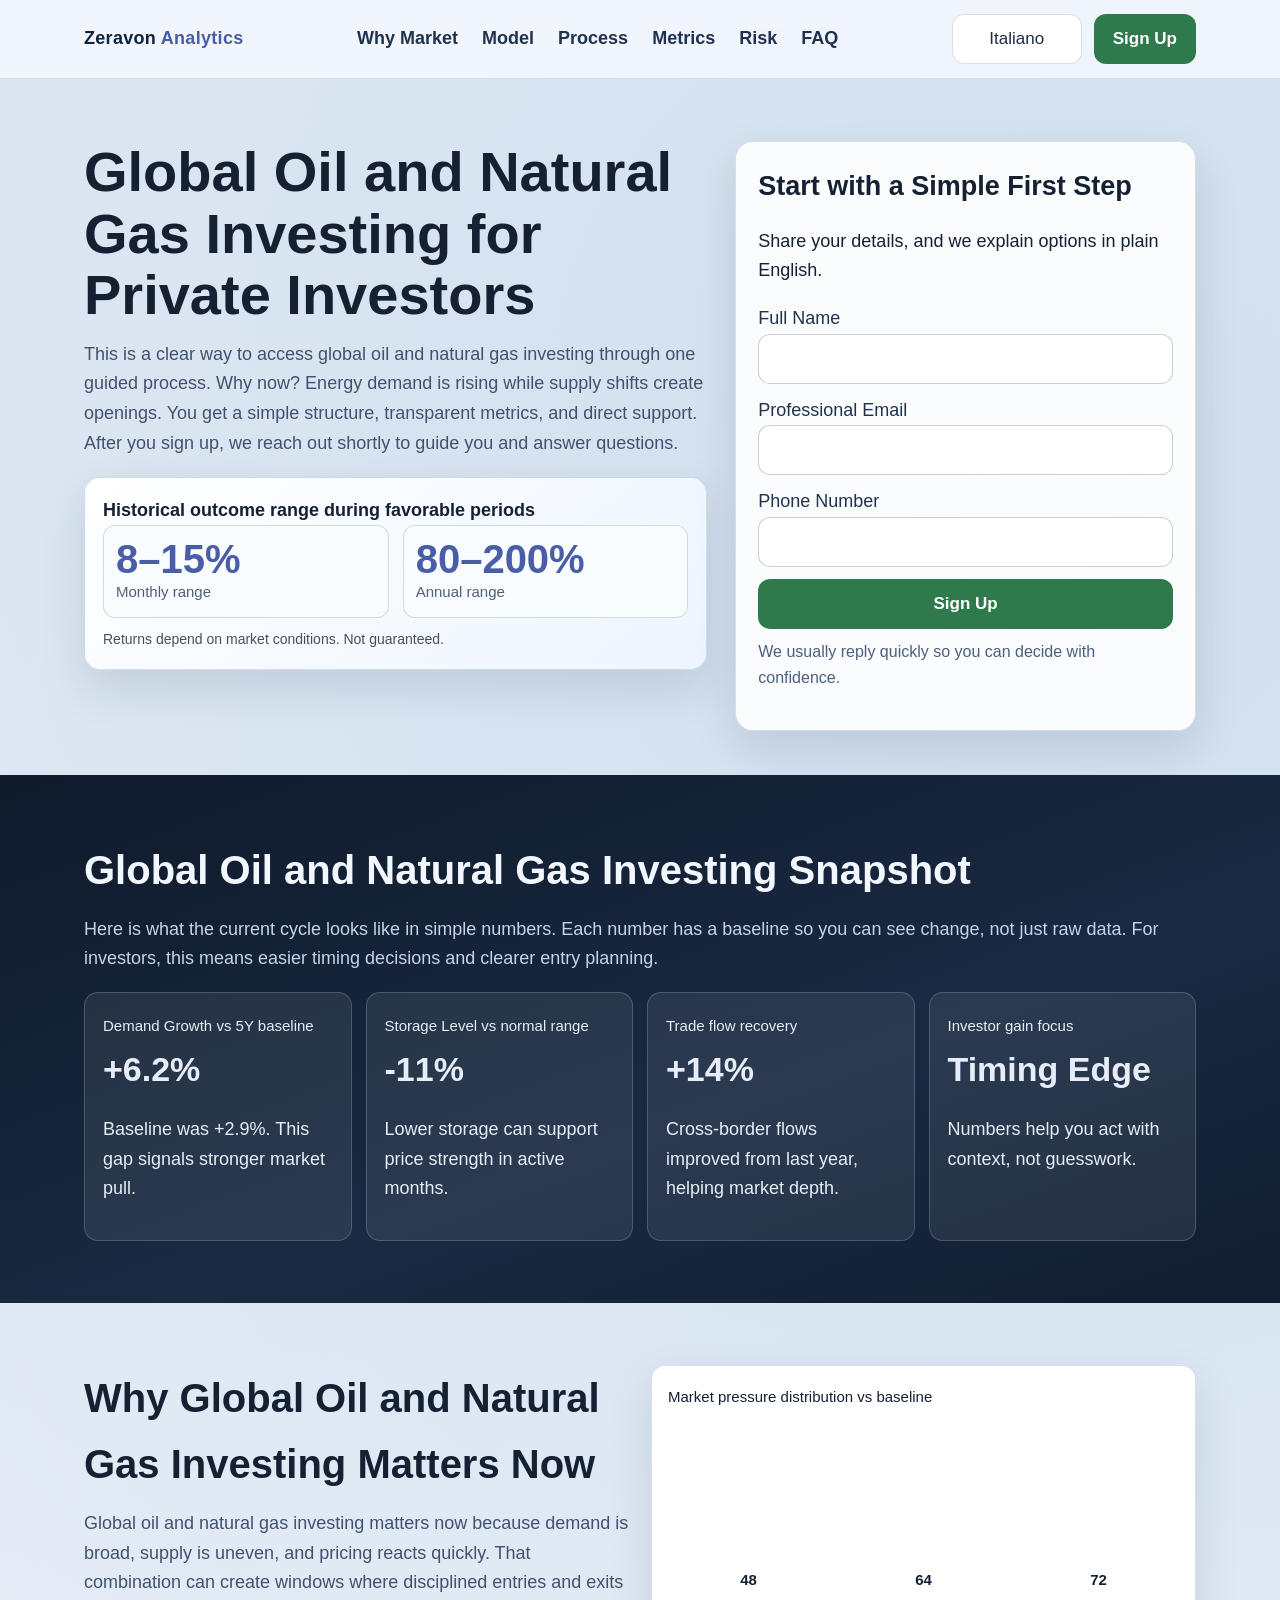
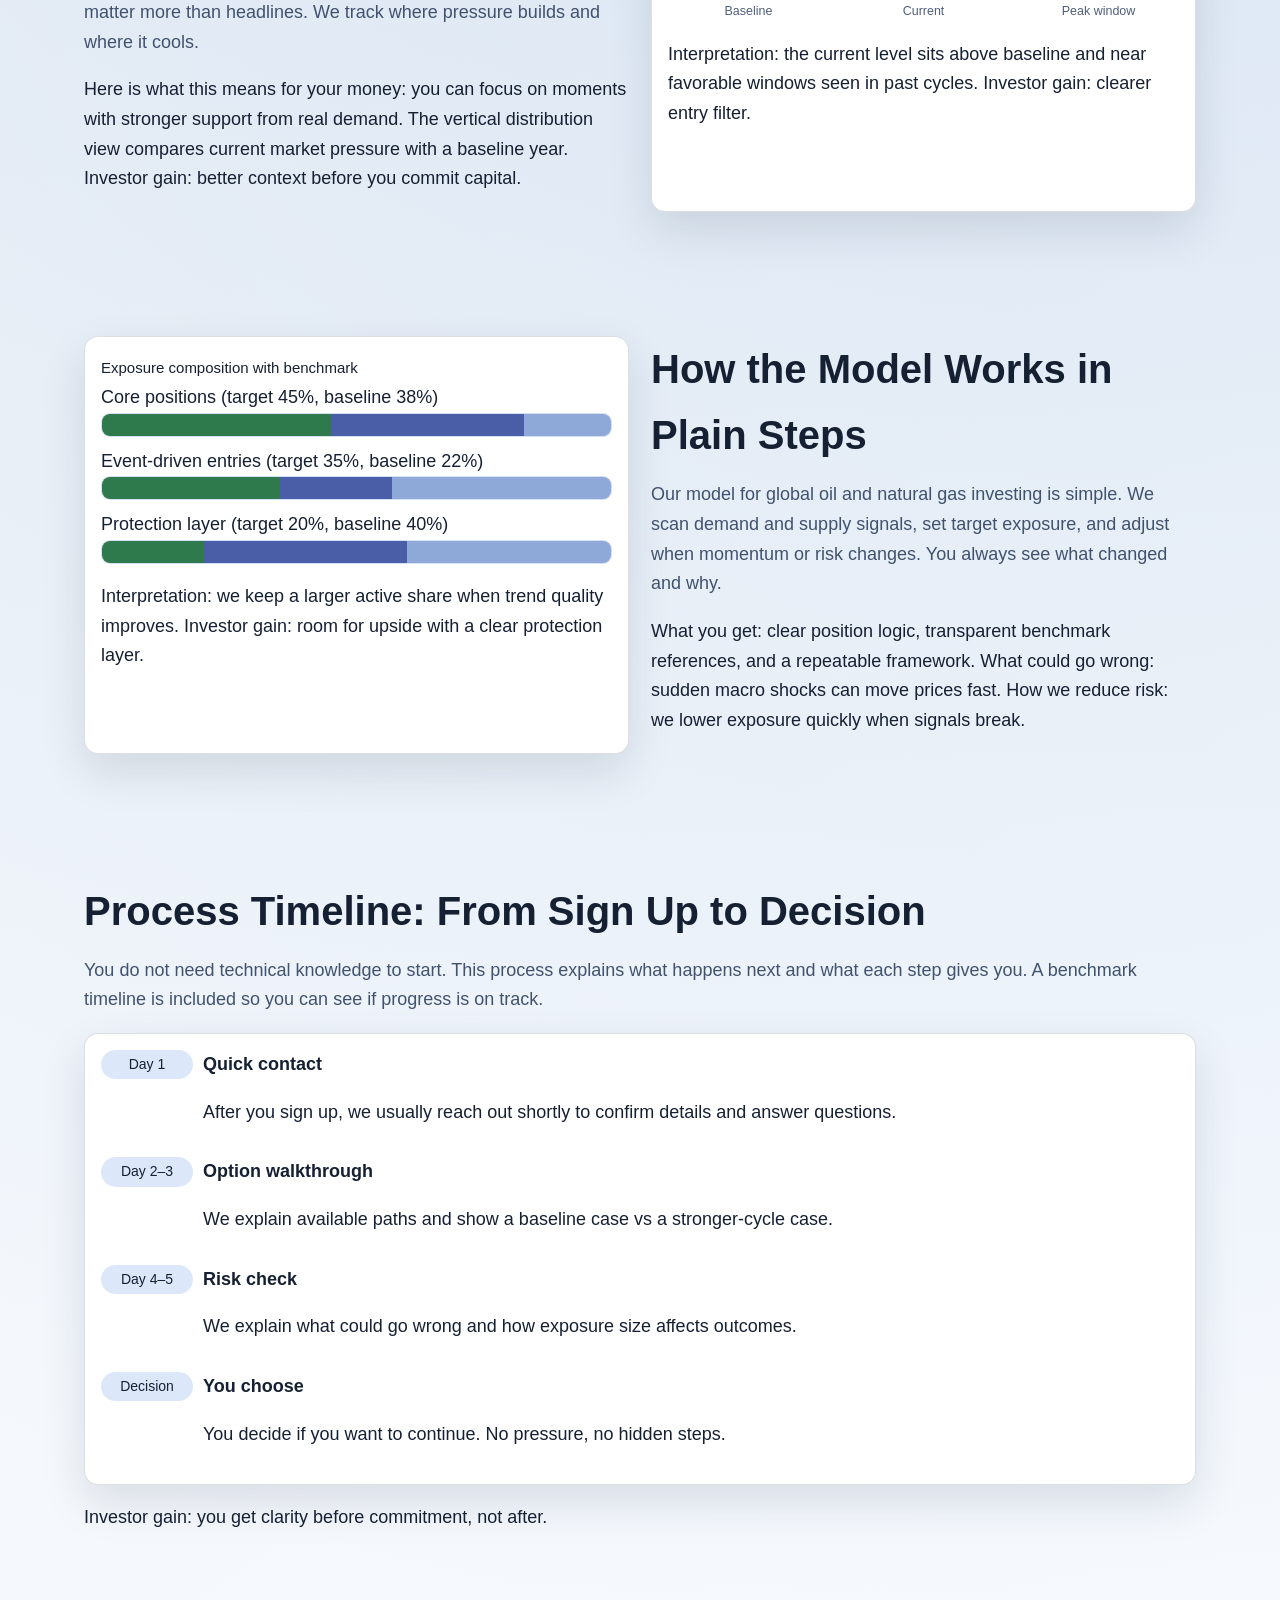
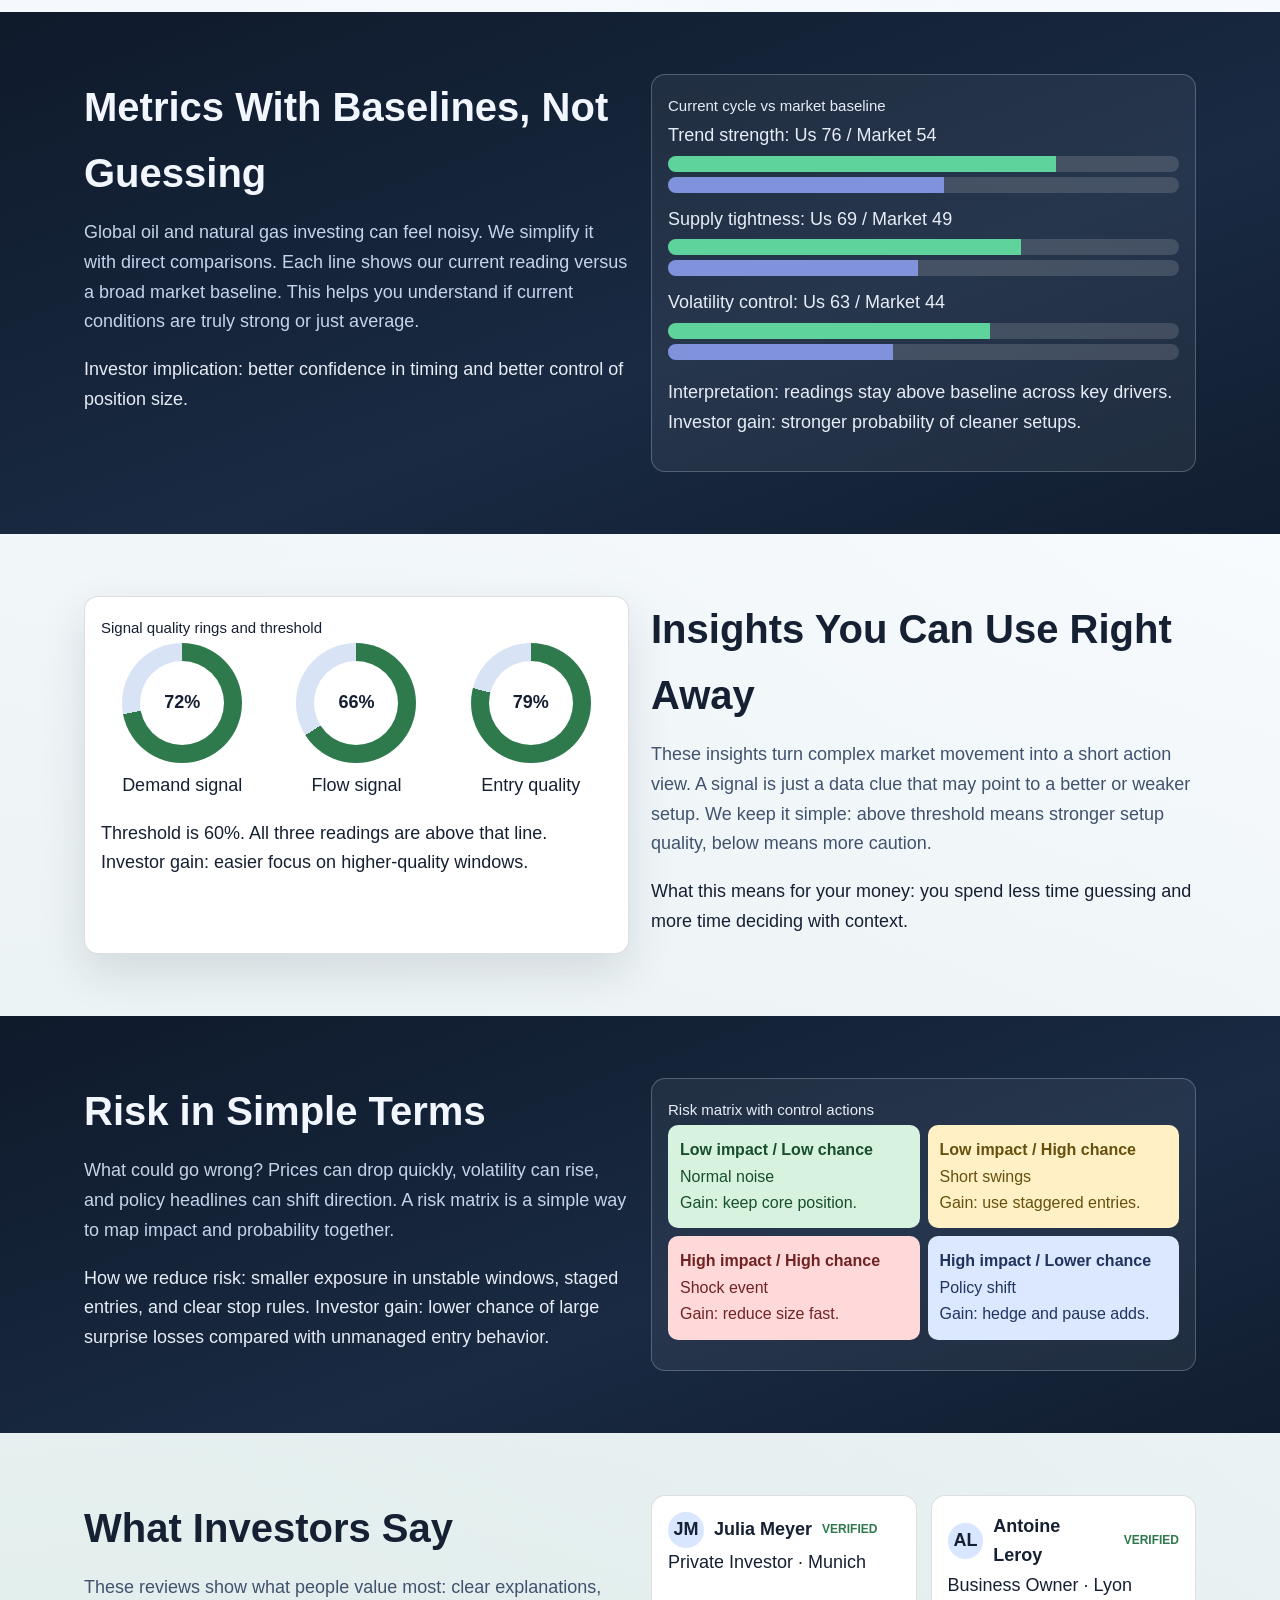
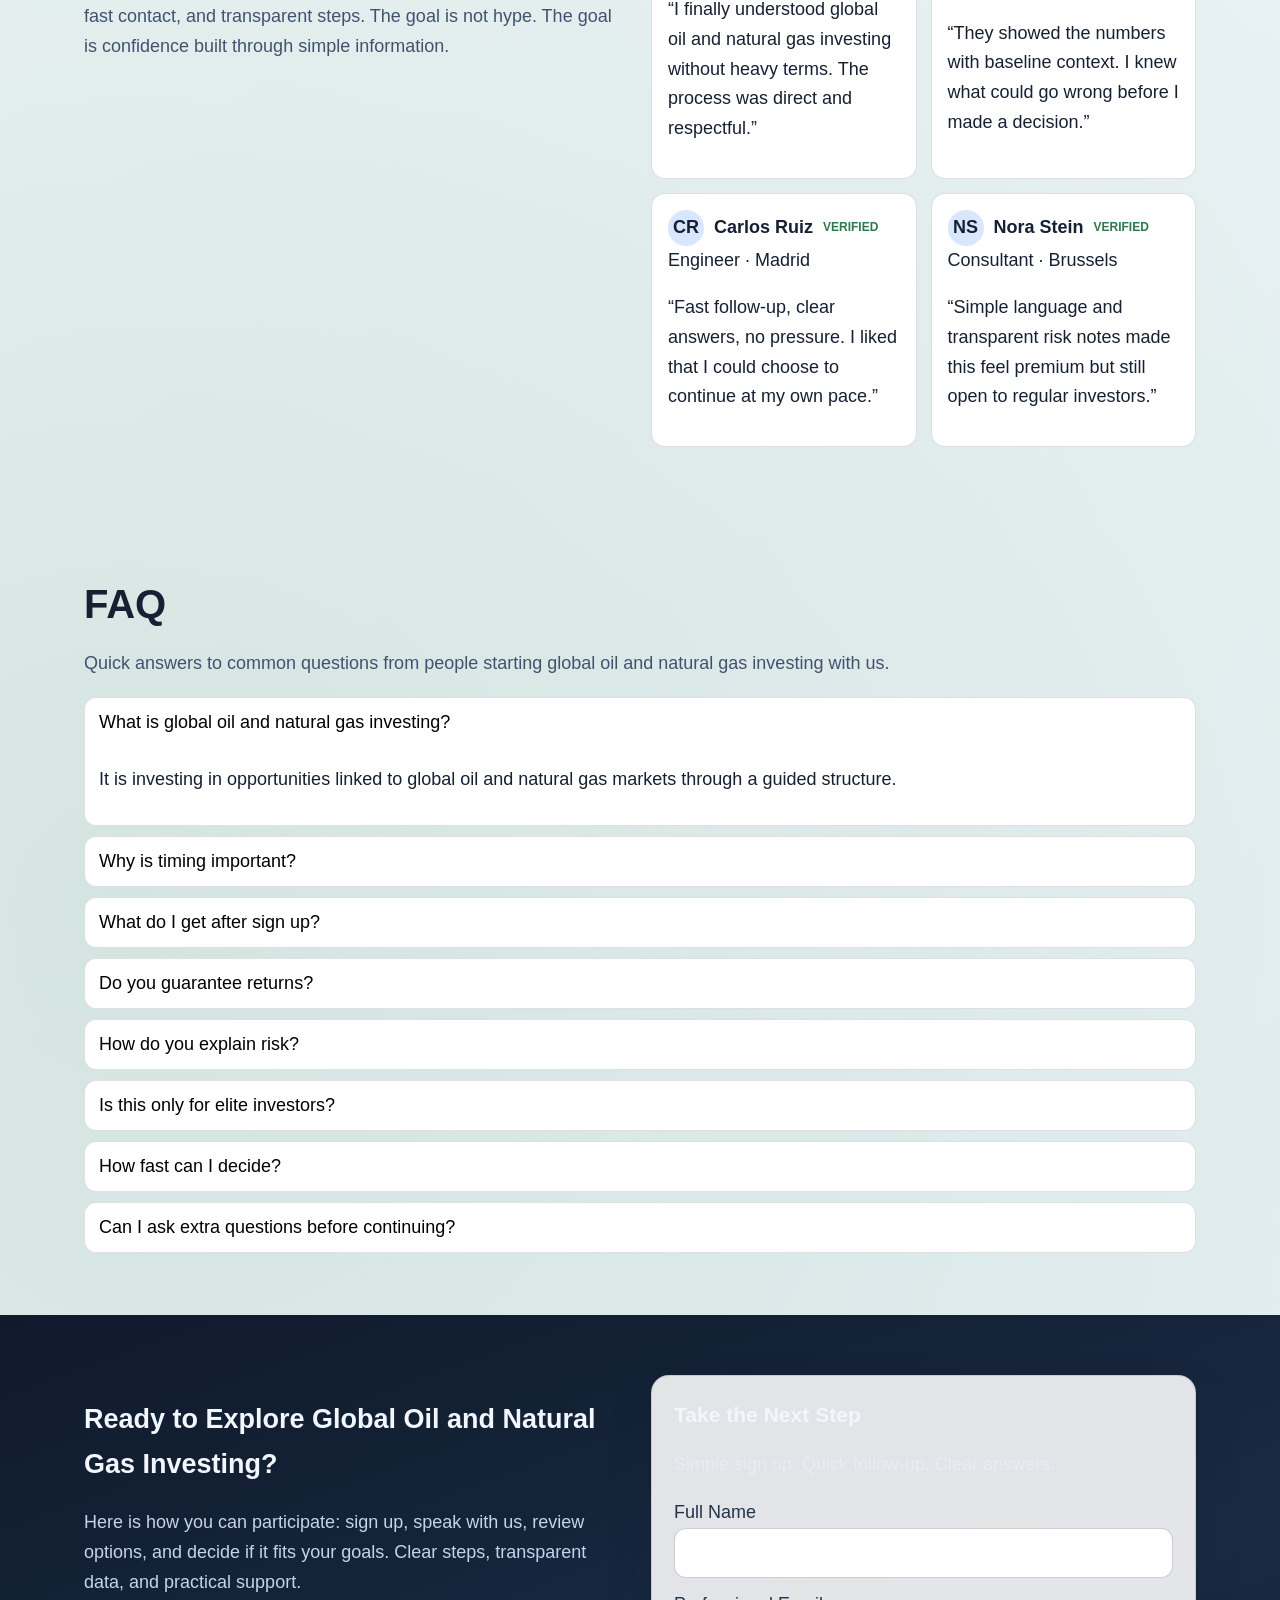
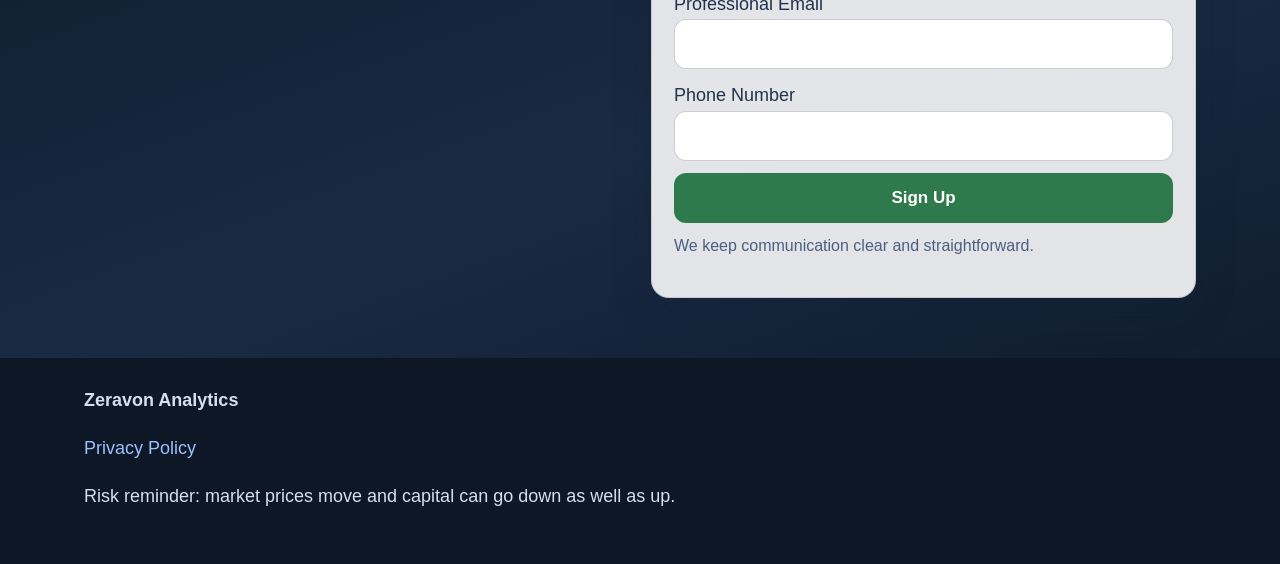
<file: it/index.html>
<!-- DESIGN SEED: 2841 -->
<!DOCTYPE html>
<html lang="en">
<head>
  <meta charset="UTF-8" />
  <meta name="viewport" content="width=device-width, initial-scale=1.0" />
  <title>Zeravon Analytics Global Oil and Natural Gas Investing | Italiano Page</title>
  <meta name="description" content="Explore a clear way to start global oil and natural gas investing with Zeravon Analytics. Learn the process, key numbers, risks, and next steps." />
  <link rel="canonical" href="https://zeravonanalytics.com/it/index.html" />
  <meta property="og:title" content="Zeravon Analytics | Global Oil and Natural Gas Investing" />
  <meta property="og:description" content="Simple, premium, and transparent global oil and natural gas investing for private investors." />
  <meta property="og:type" content="website" />
  <meta property="og:url" content="https://zeravonanalytics.com/it/index.html" />
  <meta property="og:image" content="https://zeravonanalytics.com/assets/img/og-cover.jpg" />
  <meta name="twitter:card" content="summary_large_image" />
  <meta name="twitter:title" content="Global Oil and Natural Gas Investing" />
  <meta name="twitter:description" content="Built for private investors who want clear energy market exposure." />
  <link rel="alternate" hreflang="en" href="https://zeravonanalytics.com/index.html" />
  <link rel="alternate" hreflang="de" href="https://zeravonanalytics.com/de/index.html" />
  <link rel="alternate" hreflang="fr" href="https://zeravonanalytics.com/fr/index.html" />
  <link rel="alternate" hreflang="es" href="https://zeravonanalytics.com/es/index.html" />
  <link rel="alternate" hreflang="it" href="https://zeravonanalytics.com/it/index.html" />
  <link rel="alternate" hreflang="tr" href="https://zeravonanalytics.com/tr/index.html" />
  <link rel="alternate" hreflang="pt" href="https://zeravonanalytics.com/pt/index.html" />
  <link rel="alternate" hreflang="ja" href="https://zeravonanalytics.com/jp/index.html" />
  <link rel="alternate" hreflang="sk" href="https://zeravonanalytics.com/sk/index.html" />
  <link rel="alternate" hreflang="nl-BE" href="https://zeravonanalytics.com/be/index.html" />
  <link rel="alternate" hreflang="x-default" href="https://zeravonanalytics.com/index.html" />
  <link rel="stylesheet" href="../assets/style.css" />
</head>
<body>
<header class="site-header">
  <div class="container header-inner">
    <a class="brand" href="../index.html">Zeravon <span>Analytics</span></a>
    <nav class="nav-links" aria-label="Primary navigation">
      <a href="#market">Why Market</a><a href="#model">Model</a><a href="#process">Process</a><a href="#metrics">Metrics</a><a href="#risk">Risk</a><a href="#faq">FAQ</a>
    </nav>
    <div class="header-right">
      <div class="lang" data-lang>
        <button class="lang-toggle" aria-expanded="false">Italiano</button>
        <div class="lang-menu">
          <a href="../index.html"><svg class="flag" viewBox="0 0 60 30"><rect width="60" height="30" fill="#012169"/><path d="M0 0 60 30M60 0 0 30" stroke="#fff" stroke-width="6"/><path d="M0 0 60 30M60 0 0 30" stroke="#c8102e" stroke-width="3"/><path d="M30 0v30M0 15h60" stroke="#fff" stroke-width="10"/><path d="M30 0v30M0 15h60" stroke="#c8102e" stroke-width="6"/></svg>English</a>
          <a href="../de/index.html"><svg class="flag" viewBox="0 0 3 2"><rect width="3" height="2" fill="#ffce00"/><rect width="3" height="1.33" fill="#dd0000"/><rect width="3" height="0.66" fill="#000"/></svg>Deutsch</a>
          <a href="../fr/index.html"><svg class="flag" viewBox="0 0 3 2"><rect width="1" height="2" fill="#0055a4"/><rect x="1" width="1" height="2" fill="#fff"/><rect x="2" width="1" height="2" fill="#ef4135"/></svg>Français</a>
          <a href="../es/index.html"><svg class="flag" viewBox="0 0 3 2"><rect width="3" height="2" fill="#aa151b"/><rect y="0.5" width="3" height="1" fill="#f1bf00"/></svg>Español</a>
          <a href="../it/index.html"><svg class="flag" viewBox="0 0 3 2"><rect width="1" height="2" fill="#009246"/><rect x="1" width="1" height="2" fill="#fff"/><rect x="2" width="1" height="2" fill="#ce2b37"/></svg>Italiano</a>
          <a href="../tr/index.html"><svg class="flag" viewBox="0 0 3 2"><rect width="3" height="2" fill="#e30a17"/><circle cx="1.3" cy="1" r="0.45" fill="#fff"/><circle cx="1.42" cy="1" r="0.36" fill="#e30a17"/><polygon points="1.9,1 2.2,0.86 2.2,1.14" fill="#fff"/></svg>Türkçe</a>
          <a href="../pt/index.html"><svg class="flag" viewBox="0 0 3 2"><rect width="1.2" height="2" fill="#046a38"/><rect x="1.2" width="1.8" height="2" fill="#da291c"/></svg>Português</a>
          <a href="../jp/index.html"><svg class="flag" viewBox="0 0 3 2"><rect width="3" height="2" fill="#fff"/><circle cx="1.5" cy="1" r="0.45" fill="#bc002d"/></svg>日本語</a>
          <a href="../sk/index.html"><svg class="flag" viewBox="0 0 3 2"><rect width="3" height="2" fill="#ee1c25"/><rect width="3" height="1.33" fill="#0b4ea2"/><rect width="3" height="0.66" fill="#fff"/></svg>Slovak</a>
          <a href="../be/index.html"><svg class="flag" viewBox="0 0 3 2"><rect width="1" height="2" fill="#000"/><rect x="1" width="1" height="2" fill="#ffe936"/><rect x="2" width="1" height="2" fill="#ef3340"/></svg>Nederlands(BE)</a>
        </div>
      </div>
      <button class="btn btn-primary">Sign Up</button>
      <button class="burger" data-burger aria-label="Open menu">☰</button>
    </div>
  </div>
</header>

<div class="mobile-drawer" data-drawer>
  <div class="drawer-panel" role="dialog" aria-modal="true" aria-label="Mobile menu">
    <div class="drawer-top"><strong>Menu</strong><button class="close-btn" data-close-drawer>X</button></div>
    <nav class="drawer-nav">
      <a href="#market">Why Market</a><a href="#model">Model</a><a href="#process">Process</a><a href="#metrics">Metrics</a><a href="#risk">Risk</a><a href="#faq">FAQ</a>
    </nav>
    <div class="drawer-actions">
      <div class="lang" data-lang>
        <button class="lang-toggle">Italiano</button>
        <div class="lang-menu">
                <a href="../index.html">English</a>
                <a href="../de/index.html">Deutsch</a>
                <a href="../fr/index.html">Français</a>
                <a href="../es/index.html">Español</a>
                <a href="../it/index.html">Italiano</a>
                <a href="../tr/index.html">Türkçe</a>
                <a href="../pt/index.html">Português</a>
                <a href="../jp/index.html">日本語</a>
                <a href="../sk/index.html">Slovak</a>
                <a href="../be/index.html">Nederlands(BE)</a>
        </div>
      </div>
      <button class="btn btn-primary">Sign Up</button>
    </div>
  </div>
</div>

<main>
  <section class="hero">
    <div class="container hero-wrap">
      <div class="reveal">
        <h1>Global Oil and Natural Gas Investing for Private Investors</h1>
        <p class="lead">This is a clear way to access global oil and natural gas investing through one guided process. Why now? Energy demand is rising while supply shifts create openings. You get a simple structure, transparent metrics, and direct support. After you sign up, we reach out shortly to guide you and answer questions.</p>
        <div class="performance-panel">
          <strong>Historical outcome range during favorable periods</strong>
          <div class="performance-grid">
            <div class="metric"><div class="big">8–15%</div><small>Monthly range</small></div>
            <div class="metric"><div class="big">80–200%</div><small>Annual range</small></div>
          </div>
          <p class="micro">Returns depend on market conditions. Not guaranteed.</p>
        </div>
      </div>
      <form class="form-card reveal" aria-label="Hero lead form">
        <h2>Start with a Simple First Step</h2>
        <p>Share your details, and we explain options in plain English.</p>
        <div class="form-grid">
          <label>Full Name<input type="text" name="full_name" required /></label>
          <label>Professional Email<input type="email" name="email" required /></label>
          <label>Phone Number<input type="tel" name="phone" required /></label>
          <button class="btn btn-primary" type="submit">Sign Up</button>
        </div>
        <p class="trust">We usually reply quickly so you can decide with confidence.</p>
      </form>
    </div>
  </section>

  <section class="section dark kpi-strip reveal">
    <div class="container">
      <h2>Global Oil and Natural Gas Investing Snapshot</h2>
      <p class="section-intro">Here is what the current cycle looks like in simple numbers. Each number has a baseline so you can see change, not just raw data. For investors, this means easier timing decisions and clearer entry planning.</p>
      <div class="kpi-grid">
        <article class="kpi-card"><small>Demand Growth vs 5Y baseline</small><strong>+6.2%</strong><p>Baseline was +2.9%. This gap signals stronger market pull.</p></article>
        <article class="kpi-card"><small>Storage Level vs normal range</small><strong>-11%</strong><p>Lower storage can support price strength in active months.</p></article>
        <article class="kpi-card"><small>Trade flow recovery</small><strong>+14%</strong><p>Cross-border flows improved from last year, helping market depth.</p></article>
        <article class="kpi-card"><small>Investor gain focus</small><strong>Timing Edge</strong><p>Numbers help you act with context, not guesswork.</p></article>
      </div>
    </div>
  </section>

  <section id="market" class="section reveal">
    <div class="container market-layout">
      <div>
        <h2>Why Global Oil and Natural Gas Investing Matters Now</h2>
        <p class="section-intro">Global oil and natural gas investing matters now because demand is broad, supply is uneven, and pricing reacts quickly. That combination can create windows where disciplined entries and exits matter more than headlines. We track where pressure builds and where it cools.</p>
        <p>Here is what this means for your money: you can focus on moments with stronger support from real demand. The vertical distribution view compares current market pressure with a baseline year. Investor gain: better context before you commit capital.</p>
      </div>
      <div class="card">
        <small>Market pressure distribution vs baseline</small>
        <div class="vbars">
          <div class="vbar"><div class="col" style="height:48%"></div><strong>48</strong><small>Baseline</small></div>
          <div class="vbar"><div class="col" style="height:64%"></div><strong>64</strong><small>Current</small></div>
          <div class="vbar"><div class="col" style="height:72%"></div><strong>72</strong><small>Peak window</small></div>
        </div>
        <p>Interpretation: the current level sits above baseline and near favorable windows seen in past cycles. Investor gain: clearer entry filter.</p>
      </div>
    </div>
  </section>

  <section id="model" class="section reveal">
    <div class="container model-layout">
      <div class="card">
        <small>Exposure composition with benchmark</small>
        <div class="stack">
          <div><div>Core positions (target 45%, baseline 38%)</div><div class="stack-item"><div class="stack-fill"><span class="seg-a" style="width:45%"></span><span class="seg-b" style="width:38%"></span><span class="seg-c" style="width:17%"></span></div></div></div>
          <div><div>Event-driven entries (target 35%, baseline 22%)</div><div class="stack-item"><div class="stack-fill"><span class="seg-a" style="width:35%"></span><span class="seg-b" style="width:22%"></span><span class="seg-c" style="width:43%"></span></div></div></div>
          <div><div>Protection layer (target 20%, baseline 40%)</div><div class="stack-item"><div class="stack-fill"><span class="seg-a" style="width:20%"></span><span class="seg-b" style="width:40%"></span><span class="seg-c" style="width:40%"></span></div></div></div>
        </div>
        <p>Interpretation: we keep a larger active share when trend quality improves. Investor gain: room for upside with a clear protection layer.</p>
      </div>
      <div>
        <h2>How the Model Works in Plain Steps</h2>
        <p class="section-intro">Our model for global oil and natural gas investing is simple. We scan demand and supply signals, set target exposure, and adjust when momentum or risk changes. You always see what changed and why.</p>
        <p>What you get: clear position logic, transparent benchmark references, and a repeatable framework. What could go wrong: sudden macro shocks can move prices fast. How we reduce risk: we lower exposure quickly when signals break.</p>
      </div>
    </div>
  </section>

  <section id="process" class="section reveal">
    <div class="container">
      <h2>Process Timeline: From Sign Up to Decision</h2>
      <p class="section-intro">You do not need technical knowledge to start. This process explains what happens next and what each step gives you. A benchmark timeline is included so you can see if progress is on track.</p>
      <div class="card timeline">
        <div class="step"><span class="tag">Day 1</span><div><strong>Quick contact</strong><p>After you sign up, we usually reach out shortly to confirm details and answer questions.</p></div></div>
        <div class="step"><span class="tag">Day 2–3</span><div><strong>Option walkthrough</strong><p>We explain available paths and show a baseline case vs a stronger-cycle case.</p></div></div>
        <div class="step"><span class="tag">Day 4–5</span><div><strong>Risk check</strong><p>We explain what could go wrong and how exposure size affects outcomes.</p></div></div>
        <div class="step"><span class="tag">Decision</span><div><strong>You choose</strong><p>You decide if you want to continue. No pressure, no hidden steps.</p></div></div>
      </div>
      <p>Investor gain: you get clarity before commitment, not after.</p>
    </div>
  </section>

  <section id="metrics" class="section dark reveal">
    <div class="container metrics-layout">
      <div>
        <h2>Metrics With Baselines, Not Guessing</h2>
        <p class="section-intro">Global oil and natural gas investing can feel noisy. We simplify it with direct comparisons. Each line shows our current reading versus a broad market baseline. This helps you understand if current conditions are truly strong or just average.</p>
        <p>Investor implication: better confidence in timing and better control of position size.</p>
      </div>
      <div class="card">
        <small>Current cycle vs market baseline</small>
        <div class="dual-bars">
          <div class="dual"><span>Trend strength: Us 76 / Market 54</span><div class="track"><div class="fill-us" style="width:76%"></div></div><div class="track"><div class="fill-market" style="width:54%"></div></div></div>
          <div class="dual"><span>Supply tightness: Us 69 / Market 49</span><div class="track"><div class="fill-us" style="width:69%"></div></div><div class="track"><div class="fill-market" style="width:49%"></div></div></div>
          <div class="dual"><span>Volatility control: Us 63 / Market 44</span><div class="track"><div class="fill-us" style="width:63%"></div></div><div class="track"><div class="fill-market" style="width:44%"></div></div></div>
        </div>
        <p>Interpretation: readings stay above baseline across key drivers. Investor gain: stronger probability of cleaner setups.</p>
      </div>
    </div>
  </section>

  <section class="section reveal">
    <div class="container insights-layout">
      <div class="card">
        <small>Signal quality rings and threshold</small>
        <div class="rings">
          <div class="ring-card"><div class="ring" style="--val:72%"><span>72%</span></div><div>Demand signal</div></div>
          <div class="ring-card"><div class="ring" style="--val:66%"><span>66%</span></div><div>Flow signal</div></div>
          <div class="ring-card"><div class="ring" style="--val:79%"><span>79%</span></div><div>Entry quality</div></div>
        </div>
        <p>Threshold is 60%. All three readings are above that line. Investor gain: easier focus on higher-quality windows.</p>
      </div>
      <div>
        <h2>Insights You Can Use Right Away</h2>
        <p class="section-intro">These insights turn complex market movement into a short action view. A signal is just a data clue that may point to a better or weaker setup. We keep it simple: above threshold means stronger setup quality, below means more caution.</p>
        <p>What this means for your money: you spend less time guessing and more time deciding with context.</p>
      </div>
    </div>
  </section>

  <section id="risk" class="section dark reveal">
    <div class="container risk-layout">
      <div>
        <h2>Risk in Simple Terms</h2>
        <p class="section-intro">What could go wrong? Prices can drop quickly, volatility can rise, and policy headlines can shift direction. A risk matrix is a simple way to map impact and probability together.</p>
        <p>How we reduce risk: smaller exposure in unstable windows, staged entries, and clear stop rules. Investor gain: lower chance of large surprise losses compared with unmanaged entry behavior.</p>
      </div>
      <div class="card">
        <small>Risk matrix with control actions</small>
        <div class="risk-matrix">
          <div class="cell low"><strong>Low impact / Low chance</strong><br/>Normal noise<br/>Gain: keep core position.</div>
          <div class="cell med"><strong>Low impact / High chance</strong><br/>Short swings<br/>Gain: use staggered entries.</div>
          <div class="cell high"><strong>High impact / High chance</strong><br/>Shock event
<br/>Gain: reduce size fast.</div>
          <div class="cell ctl"><strong>High impact / Lower chance</strong><br/>Policy shift
<br/>Gain: hedge and pause adds.</div>
        </div>
      </div>
    </div>
  </section>

  <section class="section reveal">
    <div class="container reviews-layout">
      <div>
        <h2>What Investors Say</h2>
        <p class="section-intro">These reviews show what people value most: clear explanations, fast contact, and transparent steps. The goal is not hype. The goal is confidence built through simple information.</p>
      </div>
      <div class="review-grid">
        <article class="review-card"><div class="review-top"><div class="avatar">JM</div><strong>Julia Meyer</strong><span class="verified">VERIFIED</span></div><div>Private Investor · Munich</div><p>“I finally understood global oil and natural gas investing without heavy terms. The process was direct and respectful.”</p></article>
        <article class="review-card"><div class="review-top"><div class="avatar">AL</div><strong>Antoine Leroy</strong><span class="verified">VERIFIED</span></div><div>Business Owner · Lyon</div><p>“They showed the numbers with baseline context. I knew what could go wrong before I made a decision.”</p></article>
        <article class="review-card"><div class="review-top"><div class="avatar">CR</div><strong>Carlos Ruiz</strong><span class="verified">VERIFIED</span></div><div>Engineer · Madrid</div><p>“Fast follow-up, clear answers, no pressure. I liked that I could choose to continue at my own pace.”</p></article>
        <article class="review-card"><div class="review-top"><div class="avatar">NS</div><strong>Nora Stein</strong><span class="verified">VERIFIED</span></div><div>Consultant · Brussels</div><p>“Simple language and transparent risk notes made this feel premium but still open to regular investors.”</p></article>
      </div>
    </div>
  </section>

  <section id="faq" class="section reveal">
    <div class="container">
      <h2>FAQ</h2>
      <p class="section-intro">Quick answers to common questions from people starting global oil and natural gas investing with us.</p>
      <div class="faq-list">
        <article class="faq-item open"><button class="faq-q">What is global oil and natural gas investing?</button><div class="faq-a"><p>It is investing in opportunities linked to global oil and natural gas markets through a guided structure.</p></div></article>
        <article class="faq-item"><button class="faq-q">Why is timing important?</button><div class="faq-a"><p>Prices move in cycles. Timing helps you enter when demand and supply signals are stronger.</p></div></article>
        <article class="faq-item"><button class="faq-q">What do I get after sign up?</button><div class="faq-a"><p>After you sign up, we usually reach out shortly to confirm details and answer questions.</p></div></article>
        <article class="faq-item"><button class="faq-q">Do you guarantee returns?</button><div class="faq-a"><p>No. Returns depend on market conditions and are never guaranteed.</p></div></article>
        <article class="faq-item"><button class="faq-q">How do you explain risk?</button><div class="faq-a"><p>We explain downside scenarios in simple language and show how exposure size changes outcomes.</p></div></article>
        <article class="faq-item"><button class="faq-q">Is this only for elite investors?</button><div class="faq-a"><p>No. This is built for private investors who want clarity and transparent support.</p></div></article>
        <article class="faq-item"><button class="faq-q">How fast can I decide?</button><div class="faq-a"><p>You decide at your pace after the walkthrough and risk explanation.</p></div></article>
        <article class="faq-item"><button class="faq-q">Can I ask extra questions before continuing?</button><div class="faq-a"><p>Yes. We encourage questions so you can make a confident decision.</p></div></article>
      </div>
    </div>
  </section>

  <section class="final-cta dark reveal">
    <div class="container cta-layout">
      <div>
        <h2>Ready to Explore Global Oil and Natural Gas Investing?</h2>
        <p class="section-intro">Here is how you can participate: sign up, speak with us, review options, and decide if it fits your goals. Clear steps, transparent data, and practical support.</p>
      </div>
      <form class="form-card" aria-label="Final lead form">
        <h3>Take the Next Step</h3>
        <p>Simple sign up. Quick follow-up. Clear answers.</p>
        <div class="form-grid">
          <label>Full Name<input type="text" required /></label>
          <label>Professional Email<input type="email" required /></label>
          <label>Phone Number<input type="tel" required /></label>
          <button class="btn btn-primary" type="submit">Sign Up</button>
        </div>
        <p class="trust">We keep communication clear and straightforward.</p>
      </form>
    </div>
  </section>
</main>

<footer>
  <div class="container">
    <strong>Zeravon Analytics</strong>
    <p><a href="#" data-open-privacy>Privacy Policy</a></p>
    <p>Risk reminder: market prices move and capital can go down as well as up.</p>
  </div>
</footer>

<div class="modal" data-modal>
  <div class="modal-panel" role="dialog" aria-modal="true" aria-label="Privacy Policy">
    <div class="modal-top"><h2>Privacy Policy</h2><button class="close-btn" data-close-modal aria-label="Close">X</button></div>
    <p><strong>Introduction:</strong> We explain what data we use and why in clear terms.</p>
    <p><strong>Data collection:</strong> We collect name, email, phone, and website usage data.</p>
    <p><strong>Legal basis:</strong> We process data when you consent or when needed to answer your request.</p>
    <p><strong>Cookies:</strong> We use cookies to improve site performance and understand usage patterns.</p>
    <p><strong>Retention:</strong> We keep data only for as long as needed for communication and legal duties.</p>
    <p><strong>Third-party sharing:</strong> We share limited data with service providers that help run the site.</p>
    <p><strong>Security:</strong> We use technical and process controls to protect stored information.</p>
    <p><strong>User rights:</strong> You can request access, correction, or deletion of your personal data.</p>
    <p><strong>International transfers:</strong> Some data may be processed outside your country with safeguards.</p>
    <p><strong>Industry risk disclosure:</strong> Investment-related communication includes market risk and no guarantee of returns.</p>
    <p><strong>Contact:</strong> Email privacy@zeravonanalytics.com for privacy questions.</p>
    <div class="modal-footer"><button class="close-btn" data-close-modal>Close</button></div>
  </div>
</div>

<script type="application/ld+json">{"@context":"https://schema.org","@graph":[{"@type":"Organization","name":"Zeravon Analytics","url":"https://zeravonanalytics.com"},{"@type":"WebSite","name":"Zeravon Analytics","url":"https://zeravonanalytics.com"},{"@type":"FAQPage","mainEntity":[{"@type":"Question","name":"What is global oil and natural gas investing?","acceptedAnswer":{"@type":"Answer","text":"It is investing in opportunities linked to global oil and natural gas markets through a guided structure."}},{"@type":"Question","name":"Do you guarantee returns?","acceptedAnswer":{"@type":"Answer","text":"No. Returns depend on market conditions and are never guaranteed."}}]},{"@type":"Review","author":{"@type":"Person","name":"Julia Meyer"},"reviewBody":"I finally understood global oil and natural gas investing without heavy terms.","itemReviewed":{"@type":"Organization","name":"Zeravon Analytics"}}]}</script>
<script src="../assets/app.js" defer></script>
</body>
</html>
</file>
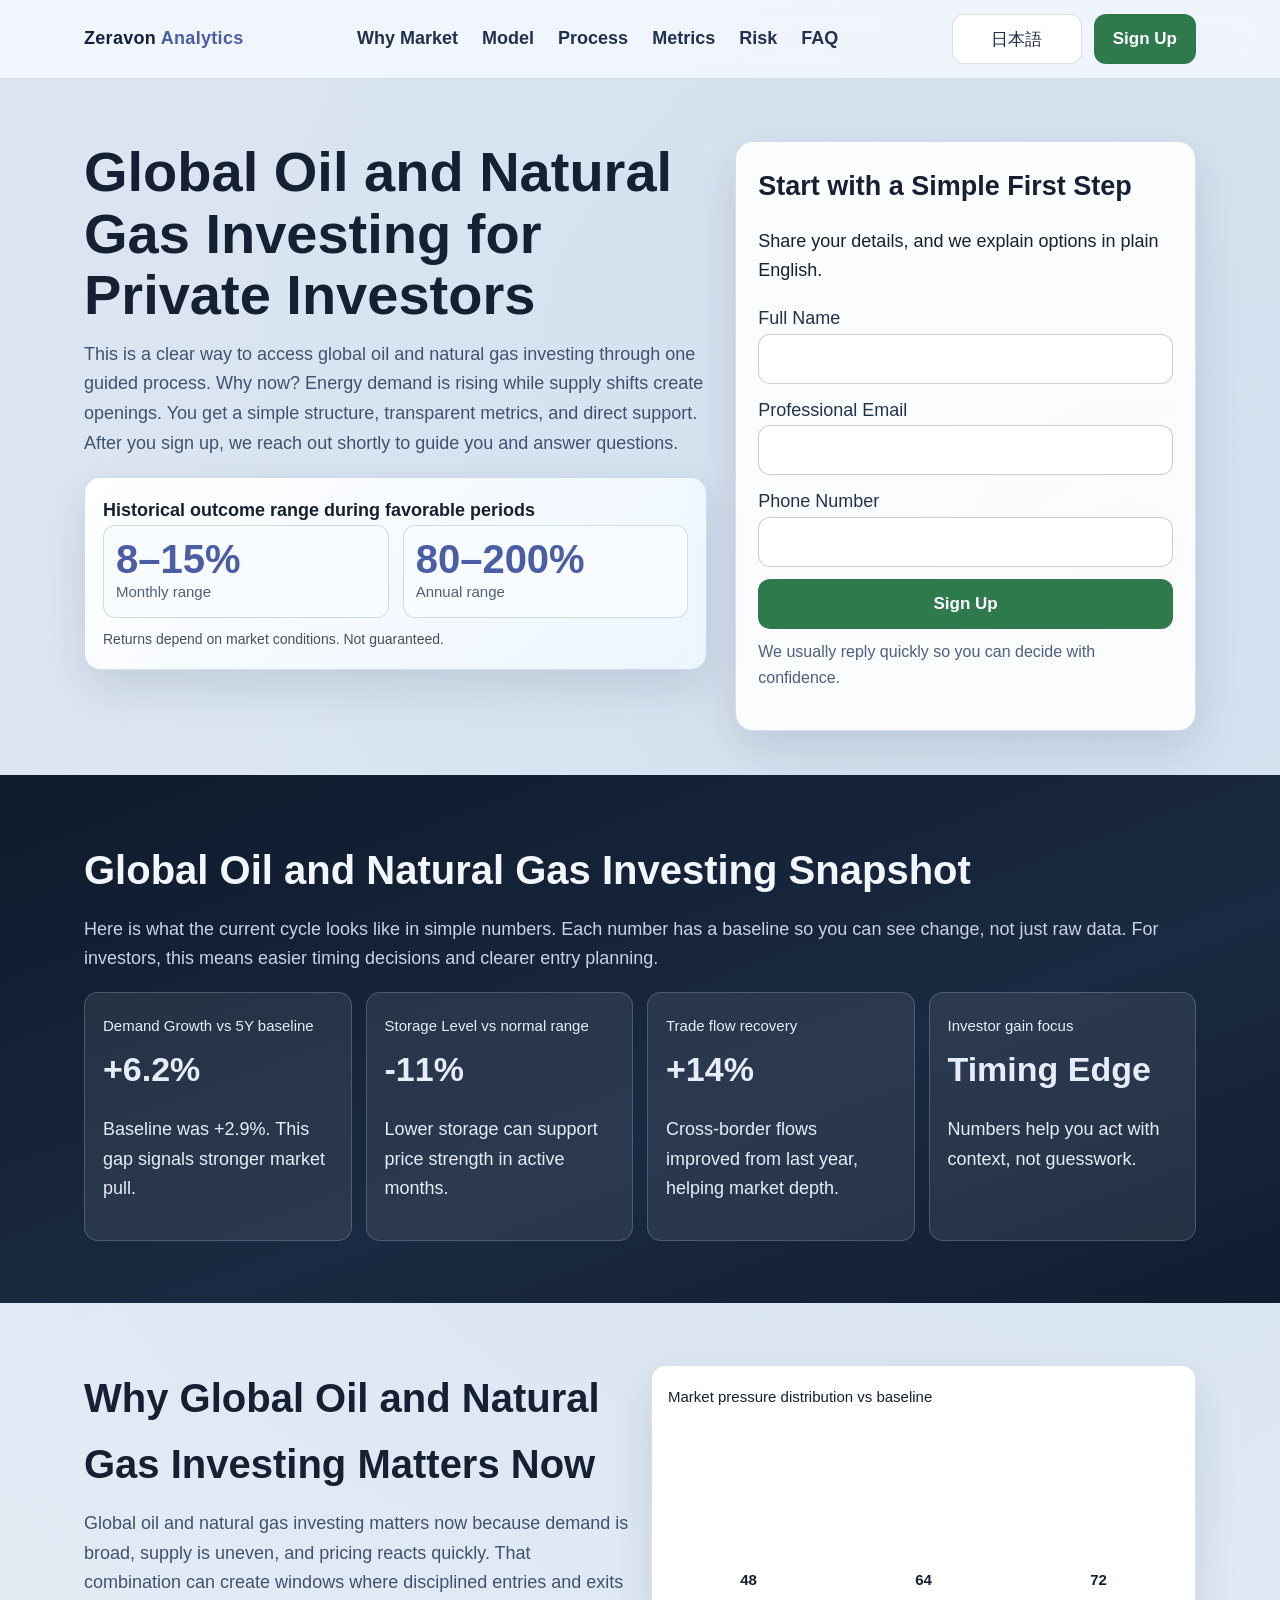
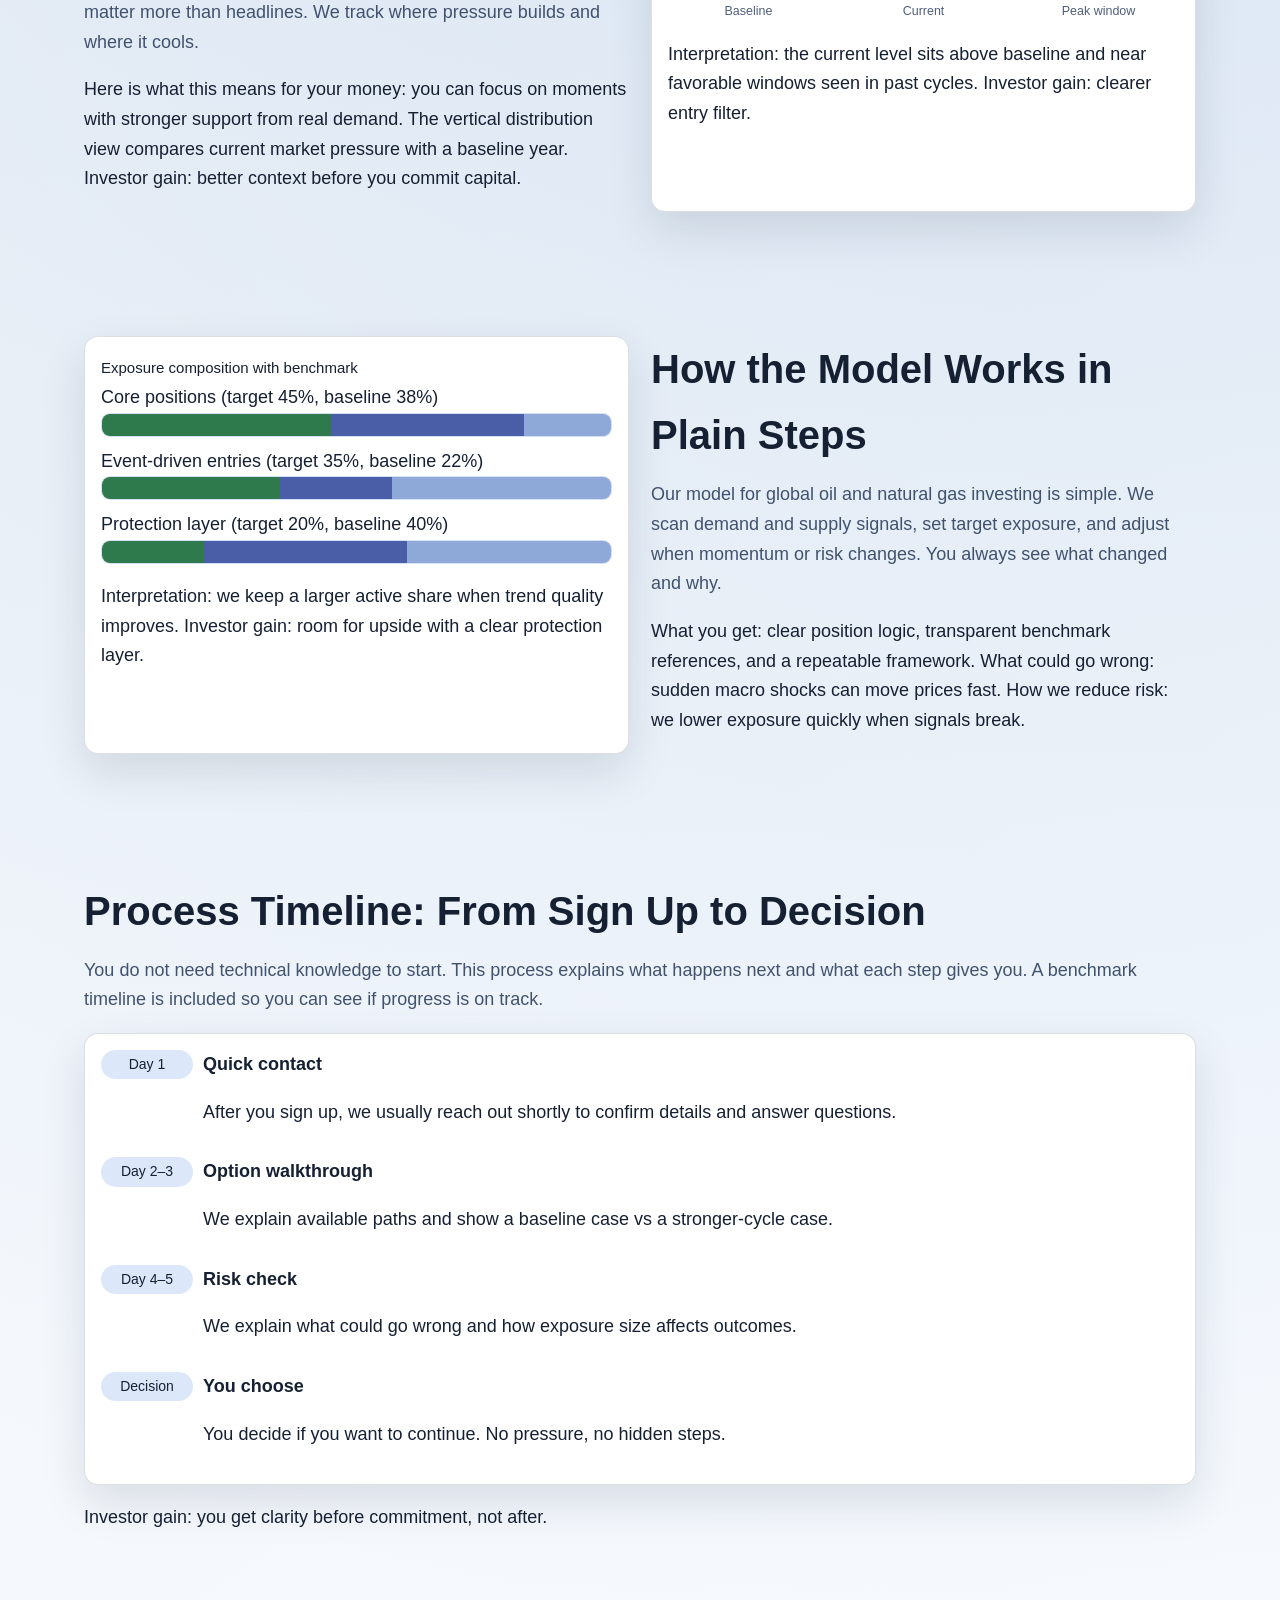
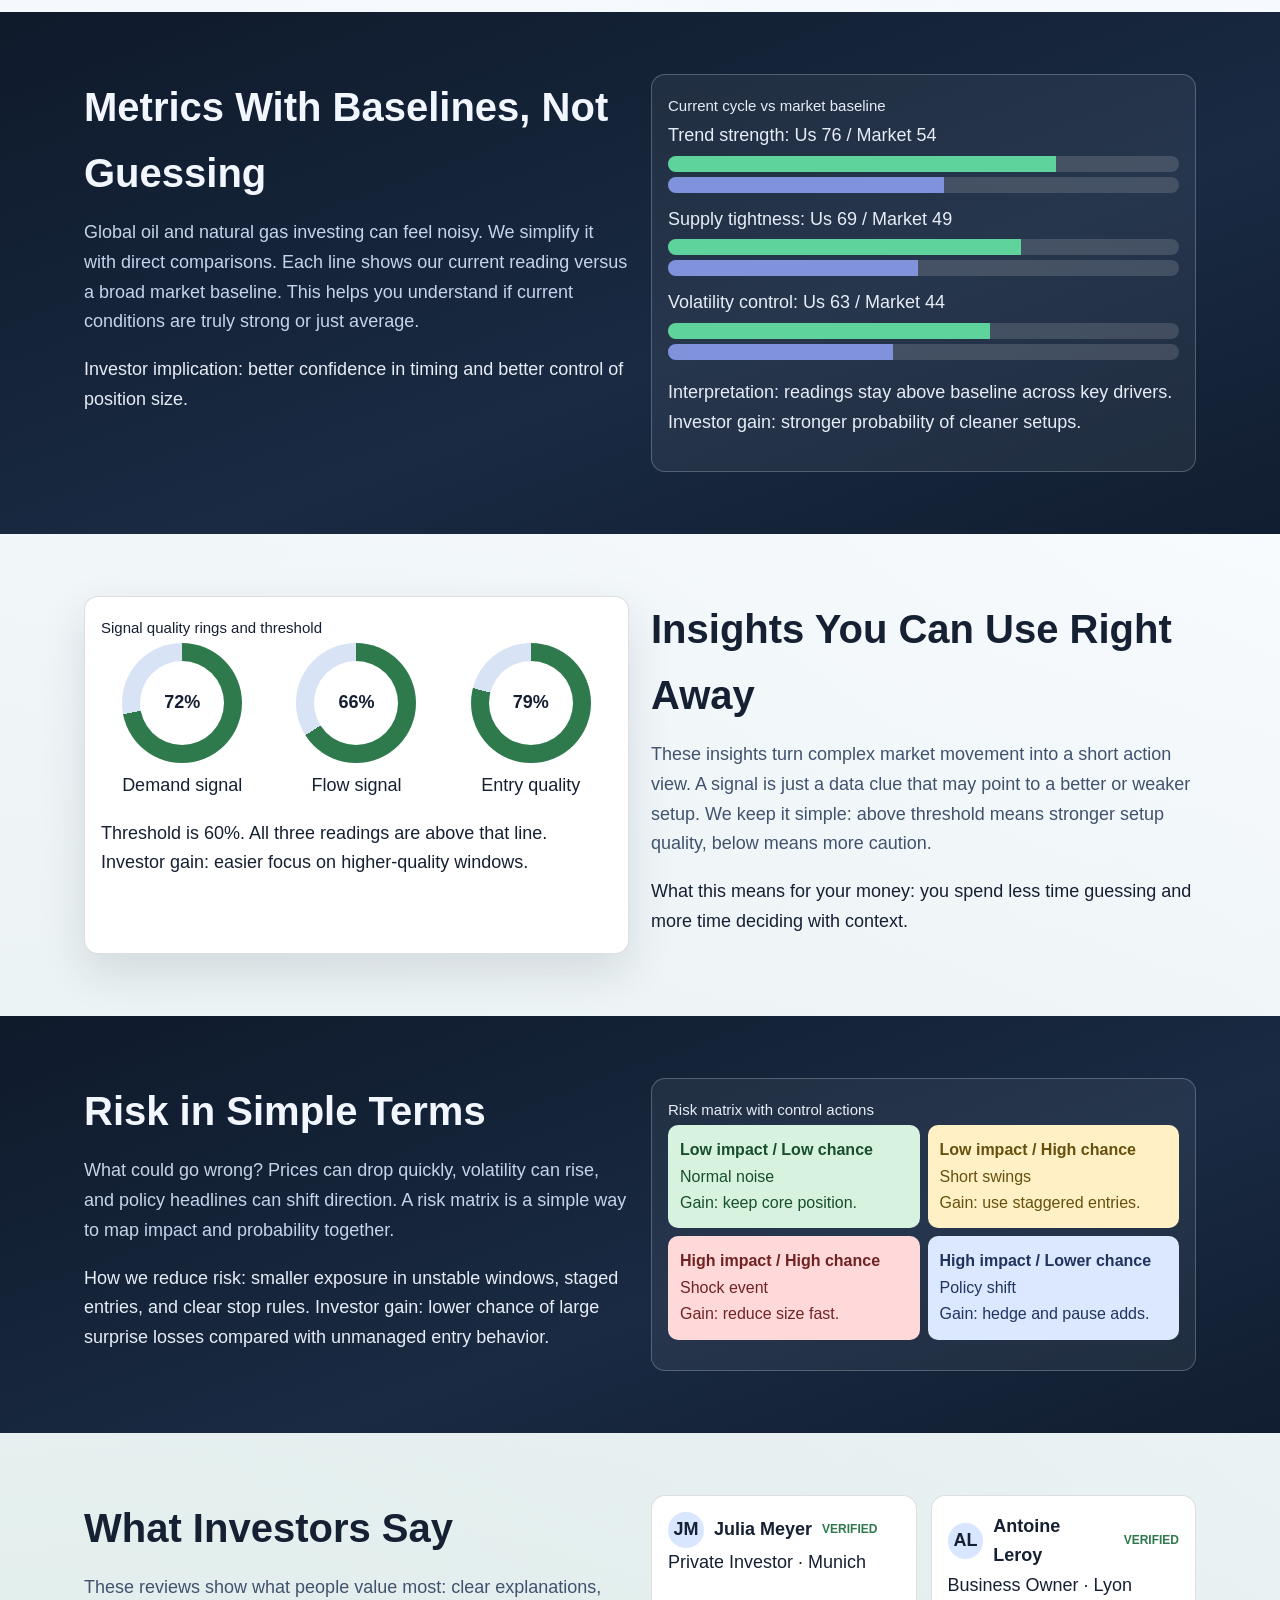
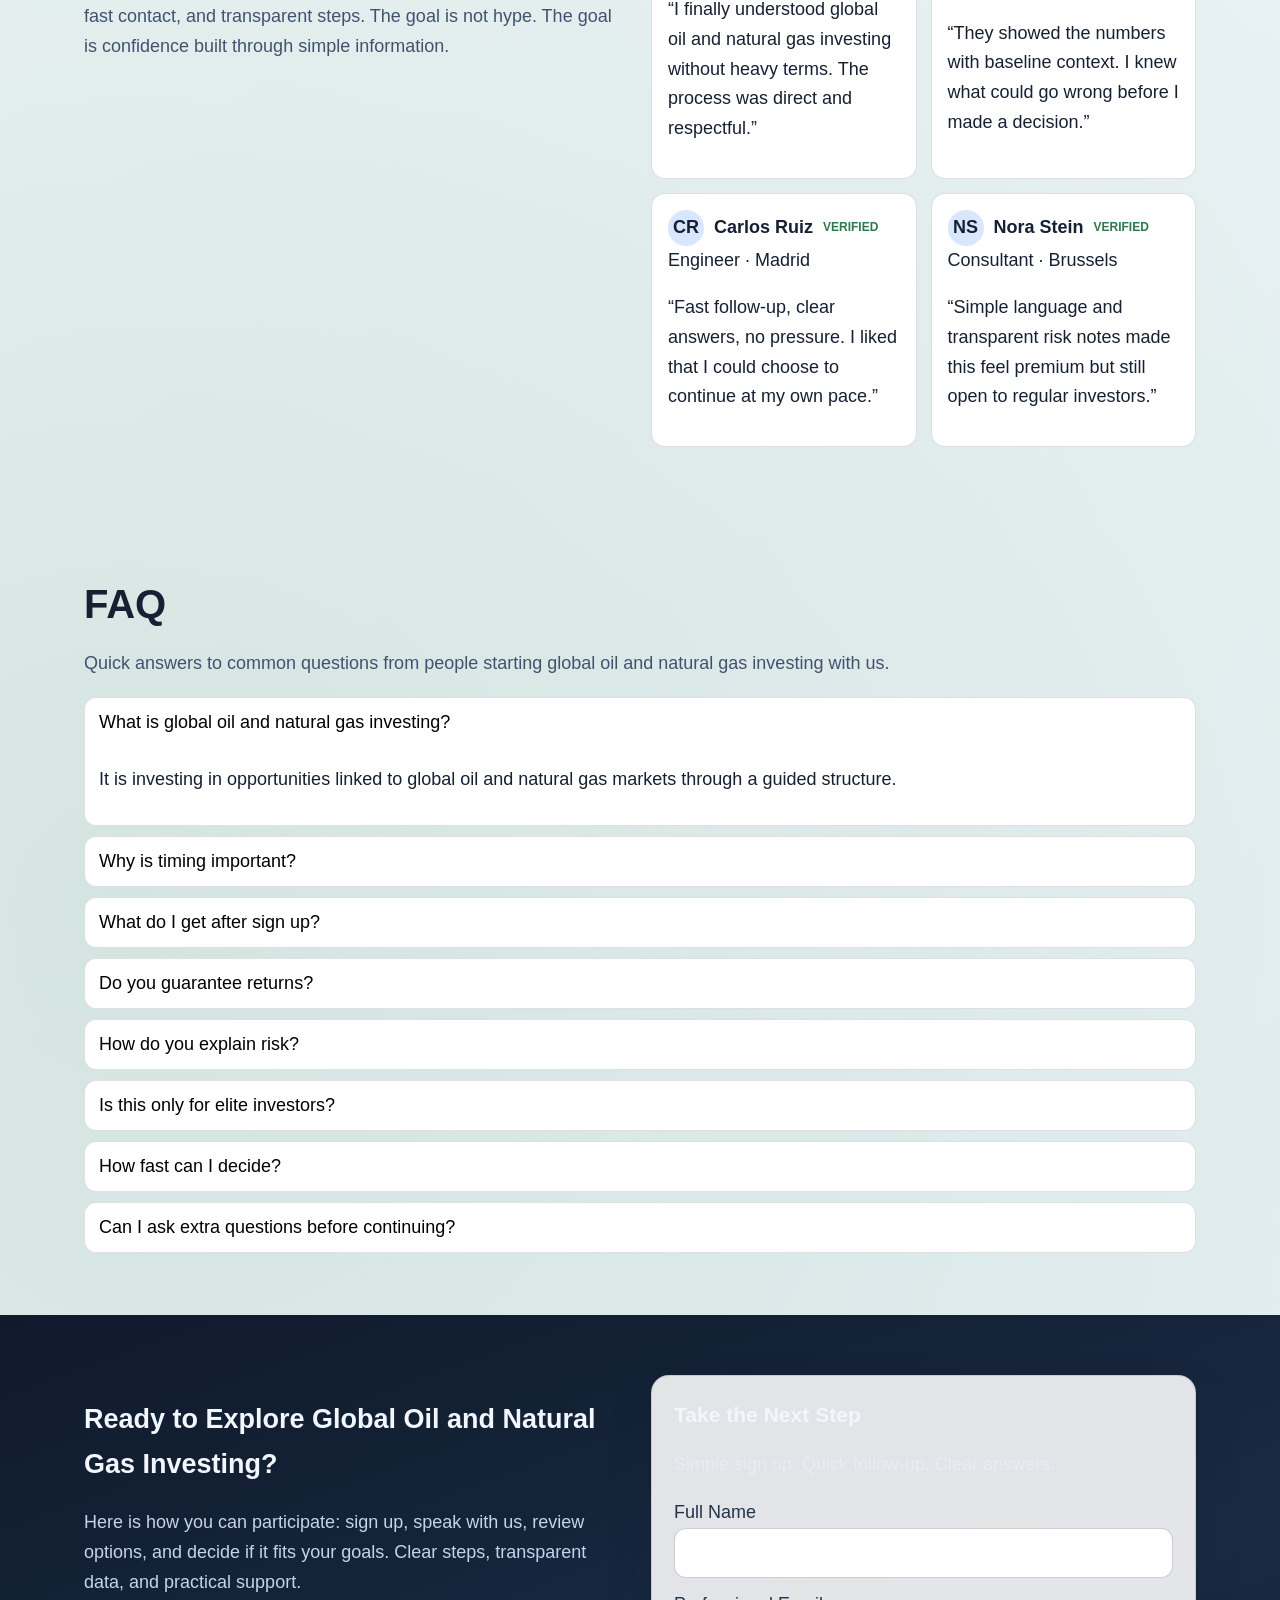
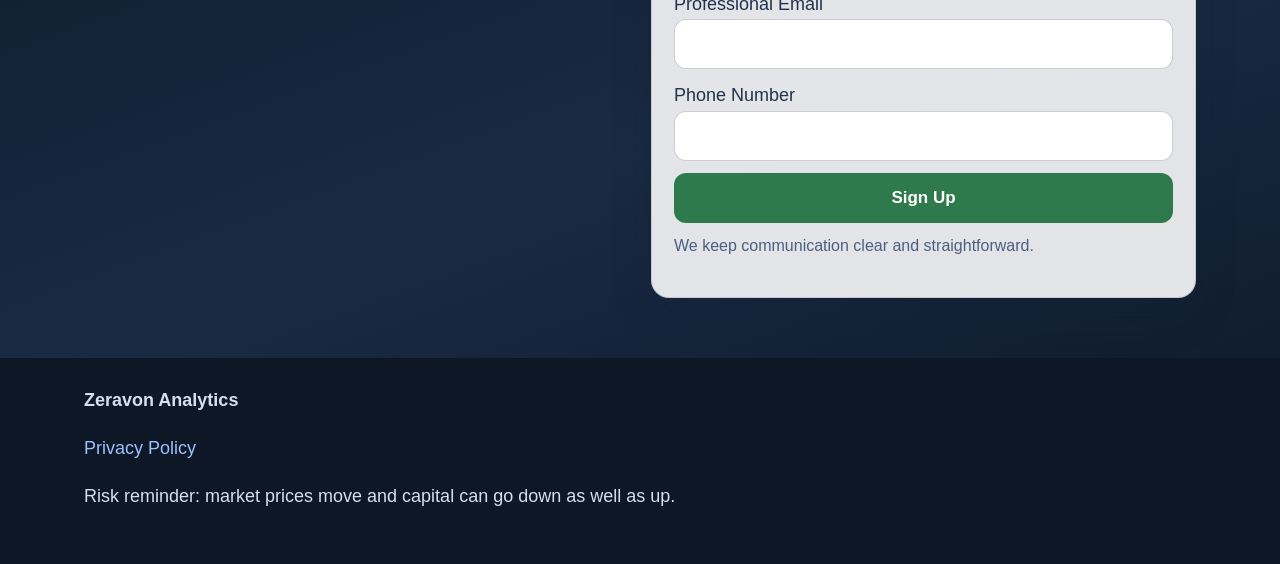
<file: jp/index.html>
<!-- DESIGN SEED: 2841 -->
<!DOCTYPE html>
<html lang="en">
<head>
  <meta charset="UTF-8" />
  <meta name="viewport" content="width=device-width, initial-scale=1.0" />
  <title>Zeravon Analytics Global Oil and Natural Gas Investing | 日本語 Page</title>
  <meta name="description" content="Explore a clear way to start global oil and natural gas investing with Zeravon Analytics. Learn the process, key numbers, risks, and next steps." />
  <link rel="canonical" href="https://zeravonanalytics.com/jp/index.html" />
  <meta property="og:title" content="Zeravon Analytics | Global Oil and Natural Gas Investing" />
  <meta property="og:description" content="Simple, premium, and transparent global oil and natural gas investing for private investors." />
  <meta property="og:type" content="website" />
  <meta property="og:url" content="https://zeravonanalytics.com/jp/index.html" />
  <meta property="og:image" content="https://zeravonanalytics.com/assets/img/og-cover.jpg" />
  <meta name="twitter:card" content="summary_large_image" />
  <meta name="twitter:title" content="Global Oil and Natural Gas Investing" />
  <meta name="twitter:description" content="Built for private investors who want clear energy market exposure." />
  <link rel="alternate" hreflang="en" href="https://zeravonanalytics.com/index.html" />
  <link rel="alternate" hreflang="de" href="https://zeravonanalytics.com/de/index.html" />
  <link rel="alternate" hreflang="fr" href="https://zeravonanalytics.com/fr/index.html" />
  <link rel="alternate" hreflang="es" href="https://zeravonanalytics.com/es/index.html" />
  <link rel="alternate" hreflang="it" href="https://zeravonanalytics.com/it/index.html" />
  <link rel="alternate" hreflang="tr" href="https://zeravonanalytics.com/tr/index.html" />
  <link rel="alternate" hreflang="pt" href="https://zeravonanalytics.com/pt/index.html" />
  <link rel="alternate" hreflang="ja" href="https://zeravonanalytics.com/jp/index.html" />
  <link rel="alternate" hreflang="sk" href="https://zeravonanalytics.com/sk/index.html" />
  <link rel="alternate" hreflang="nl-BE" href="https://zeravonanalytics.com/be/index.html" />
  <link rel="alternate" hreflang="x-default" href="https://zeravonanalytics.com/index.html" />
  <link rel="stylesheet" href="../assets/style.css" />
</head>
<body>
<header class="site-header">
  <div class="container header-inner">
    <a class="brand" href="../index.html">Zeravon <span>Analytics</span></a>
    <nav class="nav-links" aria-label="Primary navigation">
      <a href="#market">Why Market</a><a href="#model">Model</a><a href="#process">Process</a><a href="#metrics">Metrics</a><a href="#risk">Risk</a><a href="#faq">FAQ</a>
    </nav>
    <div class="header-right">
      <div class="lang" data-lang>
        <button class="lang-toggle" aria-expanded="false">日本語</button>
        <div class="lang-menu">
          <a href="../index.html"><svg class="flag" viewBox="0 0 60 30"><rect width="60" height="30" fill="#012169"/><path d="M0 0 60 30M60 0 0 30" stroke="#fff" stroke-width="6"/><path d="M0 0 60 30M60 0 0 30" stroke="#c8102e" stroke-width="3"/><path d="M30 0v30M0 15h60" stroke="#fff" stroke-width="10"/><path d="M30 0v30M0 15h60" stroke="#c8102e" stroke-width="6"/></svg>English</a>
          <a href="../de/index.html"><svg class="flag" viewBox="0 0 3 2"><rect width="3" height="2" fill="#ffce00"/><rect width="3" height="1.33" fill="#dd0000"/><rect width="3" height="0.66" fill="#000"/></svg>Deutsch</a>
          <a href="../fr/index.html"><svg class="flag" viewBox="0 0 3 2"><rect width="1" height="2" fill="#0055a4"/><rect x="1" width="1" height="2" fill="#fff"/><rect x="2" width="1" height="2" fill="#ef4135"/></svg>Français</a>
          <a href="../es/index.html"><svg class="flag" viewBox="0 0 3 2"><rect width="3" height="2" fill="#aa151b"/><rect y="0.5" width="3" height="1" fill="#f1bf00"/></svg>Español</a>
          <a href="../it/index.html"><svg class="flag" viewBox="0 0 3 2"><rect width="1" height="2" fill="#009246"/><rect x="1" width="1" height="2" fill="#fff"/><rect x="2" width="1" height="2" fill="#ce2b37"/></svg>Italiano</a>
          <a href="../tr/index.html"><svg class="flag" viewBox="0 0 3 2"><rect width="3" height="2" fill="#e30a17"/><circle cx="1.3" cy="1" r="0.45" fill="#fff"/><circle cx="1.42" cy="1" r="0.36" fill="#e30a17"/><polygon points="1.9,1 2.2,0.86 2.2,1.14" fill="#fff"/></svg>Türkçe</a>
          <a href="../pt/index.html"><svg class="flag" viewBox="0 0 3 2"><rect width="1.2" height="2" fill="#046a38"/><rect x="1.2" width="1.8" height="2" fill="#da291c"/></svg>Português</a>
          <a href="../jp/index.html"><svg class="flag" viewBox="0 0 3 2"><rect width="3" height="2" fill="#fff"/><circle cx="1.5" cy="1" r="0.45" fill="#bc002d"/></svg>日本語</a>
          <a href="../sk/index.html"><svg class="flag" viewBox="0 0 3 2"><rect width="3" height="2" fill="#ee1c25"/><rect width="3" height="1.33" fill="#0b4ea2"/><rect width="3" height="0.66" fill="#fff"/></svg>Slovak</a>
          <a href="../be/index.html"><svg class="flag" viewBox="0 0 3 2"><rect width="1" height="2" fill="#000"/><rect x="1" width="1" height="2" fill="#ffe936"/><rect x="2" width="1" height="2" fill="#ef3340"/></svg>Nederlands(BE)</a>
        </div>
      </div>
      <button class="btn btn-primary">Sign Up</button>
      <button class="burger" data-burger aria-label="Open menu">☰</button>
    </div>
  </div>
</header>

<div class="mobile-drawer" data-drawer>
  <div class="drawer-panel" role="dialog" aria-modal="true" aria-label="Mobile menu">
    <div class="drawer-top"><strong>Menu</strong><button class="close-btn" data-close-drawer>X</button></div>
    <nav class="drawer-nav">
      <a href="#market">Why Market</a><a href="#model">Model</a><a href="#process">Process</a><a href="#metrics">Metrics</a><a href="#risk">Risk</a><a href="#faq">FAQ</a>
    </nav>
    <div class="drawer-actions">
      <div class="lang" data-lang>
        <button class="lang-toggle">日本語</button>
        <div class="lang-menu">
                <a href="../index.html">English</a>
                <a href="../de/index.html">Deutsch</a>
                <a href="../fr/index.html">Français</a>
                <a href="../es/index.html">Español</a>
                <a href="../it/index.html">Italiano</a>
                <a href="../tr/index.html">Türkçe</a>
                <a href="../pt/index.html">Português</a>
                <a href="../jp/index.html">日本語</a>
                <a href="../sk/index.html">Slovak</a>
                <a href="../be/index.html">Nederlands(BE)</a>
        </div>
      </div>
      <button class="btn btn-primary">Sign Up</button>
    </div>
  </div>
</div>

<main>
  <section class="hero">
    <div class="container hero-wrap">
      <div class="reveal">
        <h1>Global Oil and Natural Gas Investing for Private Investors</h1>
        <p class="lead">This is a clear way to access global oil and natural gas investing through one guided process. Why now? Energy demand is rising while supply shifts create openings. You get a simple structure, transparent metrics, and direct support. After you sign up, we reach out shortly to guide you and answer questions.</p>
        <div class="performance-panel">
          <strong>Historical outcome range during favorable periods</strong>
          <div class="performance-grid">
            <div class="metric"><div class="big">8–15%</div><small>Monthly range</small></div>
            <div class="metric"><div class="big">80–200%</div><small>Annual range</small></div>
          </div>
          <p class="micro">Returns depend on market conditions. Not guaranteed.</p>
        </div>
      </div>
      <form class="form-card reveal" aria-label="Hero lead form">
        <h2>Start with a Simple First Step</h2>
        <p>Share your details, and we explain options in plain English.</p>
        <div class="form-grid">
          <label>Full Name<input type="text" name="full_name" required /></label>
          <label>Professional Email<input type="email" name="email" required /></label>
          <label>Phone Number<input type="tel" name="phone" required /></label>
          <button class="btn btn-primary" type="submit">Sign Up</button>
        </div>
        <p class="trust">We usually reply quickly so you can decide with confidence.</p>
      </form>
    </div>
  </section>

  <section class="section dark kpi-strip reveal">
    <div class="container">
      <h2>Global Oil and Natural Gas Investing Snapshot</h2>
      <p class="section-intro">Here is what the current cycle looks like in simple numbers. Each number has a baseline so you can see change, not just raw data. For investors, this means easier timing decisions and clearer entry planning.</p>
      <div class="kpi-grid">
        <article class="kpi-card"><small>Demand Growth vs 5Y baseline</small><strong>+6.2%</strong><p>Baseline was +2.9%. This gap signals stronger market pull.</p></article>
        <article class="kpi-card"><small>Storage Level vs normal range</small><strong>-11%</strong><p>Lower storage can support price strength in active months.</p></article>
        <article class="kpi-card"><small>Trade flow recovery</small><strong>+14%</strong><p>Cross-border flows improved from last year, helping market depth.</p></article>
        <article class="kpi-card"><small>Investor gain focus</small><strong>Timing Edge</strong><p>Numbers help you act with context, not guesswork.</p></article>
      </div>
    </div>
  </section>

  <section id="market" class="section reveal">
    <div class="container market-layout">
      <div>
        <h2>Why Global Oil and Natural Gas Investing Matters Now</h2>
        <p class="section-intro">Global oil and natural gas investing matters now because demand is broad, supply is uneven, and pricing reacts quickly. That combination can create windows where disciplined entries and exits matter more than headlines. We track where pressure builds and where it cools.</p>
        <p>Here is what this means for your money: you can focus on moments with stronger support from real demand. The vertical distribution view compares current market pressure with a baseline year. Investor gain: better context before you commit capital.</p>
      </div>
      <div class="card">
        <small>Market pressure distribution vs baseline</small>
        <div class="vbars">
          <div class="vbar"><div class="col" style="height:48%"></div><strong>48</strong><small>Baseline</small></div>
          <div class="vbar"><div class="col" style="height:64%"></div><strong>64</strong><small>Current</small></div>
          <div class="vbar"><div class="col" style="height:72%"></div><strong>72</strong><small>Peak window</small></div>
        </div>
        <p>Interpretation: the current level sits above baseline and near favorable windows seen in past cycles. Investor gain: clearer entry filter.</p>
      </div>
    </div>
  </section>

  <section id="model" class="section reveal">
    <div class="container model-layout">
      <div class="card">
        <small>Exposure composition with benchmark</small>
        <div class="stack">
          <div><div>Core positions (target 45%, baseline 38%)</div><div class="stack-item"><div class="stack-fill"><span class="seg-a" style="width:45%"></span><span class="seg-b" style="width:38%"></span><span class="seg-c" style="width:17%"></span></div></div></div>
          <div><div>Event-driven entries (target 35%, baseline 22%)</div><div class="stack-item"><div class="stack-fill"><span class="seg-a" style="width:35%"></span><span class="seg-b" style="width:22%"></span><span class="seg-c" style="width:43%"></span></div></div></div>
          <div><div>Protection layer (target 20%, baseline 40%)</div><div class="stack-item"><div class="stack-fill"><span class="seg-a" style="width:20%"></span><span class="seg-b" style="width:40%"></span><span class="seg-c" style="width:40%"></span></div></div></div>
        </div>
        <p>Interpretation: we keep a larger active share when trend quality improves. Investor gain: room for upside with a clear protection layer.</p>
      </div>
      <div>
        <h2>How the Model Works in Plain Steps</h2>
        <p class="section-intro">Our model for global oil and natural gas investing is simple. We scan demand and supply signals, set target exposure, and adjust when momentum or risk changes. You always see what changed and why.</p>
        <p>What you get: clear position logic, transparent benchmark references, and a repeatable framework. What could go wrong: sudden macro shocks can move prices fast. How we reduce risk: we lower exposure quickly when signals break.</p>
      </div>
    </div>
  </section>

  <section id="process" class="section reveal">
    <div class="container">
      <h2>Process Timeline: From Sign Up to Decision</h2>
      <p class="section-intro">You do not need technical knowledge to start. This process explains what happens next and what each step gives you. A benchmark timeline is included so you can see if progress is on track.</p>
      <div class="card timeline">
        <div class="step"><span class="tag">Day 1</span><div><strong>Quick contact</strong><p>After you sign up, we usually reach out shortly to confirm details and answer questions.</p></div></div>
        <div class="step"><span class="tag">Day 2–3</span><div><strong>Option walkthrough</strong><p>We explain available paths and show a baseline case vs a stronger-cycle case.</p></div></div>
        <div class="step"><span class="tag">Day 4–5</span><div><strong>Risk check</strong><p>We explain what could go wrong and how exposure size affects outcomes.</p></div></div>
        <div class="step"><span class="tag">Decision</span><div><strong>You choose</strong><p>You decide if you want to continue. No pressure, no hidden steps.</p></div></div>
      </div>
      <p>Investor gain: you get clarity before commitment, not after.</p>
    </div>
  </section>

  <section id="metrics" class="section dark reveal">
    <div class="container metrics-layout">
      <div>
        <h2>Metrics With Baselines, Not Guessing</h2>
        <p class="section-intro">Global oil and natural gas investing can feel noisy. We simplify it with direct comparisons. Each line shows our current reading versus a broad market baseline. This helps you understand if current conditions are truly strong or just average.</p>
        <p>Investor implication: better confidence in timing and better control of position size.</p>
      </div>
      <div class="card">
        <small>Current cycle vs market baseline</small>
        <div class="dual-bars">
          <div class="dual"><span>Trend strength: Us 76 / Market 54</span><div class="track"><div class="fill-us" style="width:76%"></div></div><div class="track"><div class="fill-market" style="width:54%"></div></div></div>
          <div class="dual"><span>Supply tightness: Us 69 / Market 49</span><div class="track"><div class="fill-us" style="width:69%"></div></div><div class="track"><div class="fill-market" style="width:49%"></div></div></div>
          <div class="dual"><span>Volatility control: Us 63 / Market 44</span><div class="track"><div class="fill-us" style="width:63%"></div></div><div class="track"><div class="fill-market" style="width:44%"></div></div></div>
        </div>
        <p>Interpretation: readings stay above baseline across key drivers. Investor gain: stronger probability of cleaner setups.</p>
      </div>
    </div>
  </section>

  <section class="section reveal">
    <div class="container insights-layout">
      <div class="card">
        <small>Signal quality rings and threshold</small>
        <div class="rings">
          <div class="ring-card"><div class="ring" style="--val:72%"><span>72%</span></div><div>Demand signal</div></div>
          <div class="ring-card"><div class="ring" style="--val:66%"><span>66%</span></div><div>Flow signal</div></div>
          <div class="ring-card"><div class="ring" style="--val:79%"><span>79%</span></div><div>Entry quality</div></div>
        </div>
        <p>Threshold is 60%. All three readings are above that line. Investor gain: easier focus on higher-quality windows.</p>
      </div>
      <div>
        <h2>Insights You Can Use Right Away</h2>
        <p class="section-intro">These insights turn complex market movement into a short action view. A signal is just a data clue that may point to a better or weaker setup. We keep it simple: above threshold means stronger setup quality, below means more caution.</p>
        <p>What this means for your money: you spend less time guessing and more time deciding with context.</p>
      </div>
    </div>
  </section>

  <section id="risk" class="section dark reveal">
    <div class="container risk-layout">
      <div>
        <h2>Risk in Simple Terms</h2>
        <p class="section-intro">What could go wrong? Prices can drop quickly, volatility can rise, and policy headlines can shift direction. A risk matrix is a simple way to map impact and probability together.</p>
        <p>How we reduce risk: smaller exposure in unstable windows, staged entries, and clear stop rules. Investor gain: lower chance of large surprise losses compared with unmanaged entry behavior.</p>
      </div>
      <div class="card">
        <small>Risk matrix with control actions</small>
        <div class="risk-matrix">
          <div class="cell low"><strong>Low impact / Low chance</strong><br/>Normal noise<br/>Gain: keep core position.</div>
          <div class="cell med"><strong>Low impact / High chance</strong><br/>Short swings<br/>Gain: use staggered entries.</div>
          <div class="cell high"><strong>High impact / High chance</strong><br/>Shock event
<br/>Gain: reduce size fast.</div>
          <div class="cell ctl"><strong>High impact / Lower chance</strong><br/>Policy shift
<br/>Gain: hedge and pause adds.</div>
        </div>
      </div>
    </div>
  </section>

  <section class="section reveal">
    <div class="container reviews-layout">
      <div>
        <h2>What Investors Say</h2>
        <p class="section-intro">These reviews show what people value most: clear explanations, fast contact, and transparent steps. The goal is not hype. The goal is confidence built through simple information.</p>
      </div>
      <div class="review-grid">
        <article class="review-card"><div class="review-top"><div class="avatar">JM</div><strong>Julia Meyer</strong><span class="verified">VERIFIED</span></div><div>Private Investor · Munich</div><p>“I finally understood global oil and natural gas investing without heavy terms. The process was direct and respectful.”</p></article>
        <article class="review-card"><div class="review-top"><div class="avatar">AL</div><strong>Antoine Leroy</strong><span class="verified">VERIFIED</span></div><div>Business Owner · Lyon</div><p>“They showed the numbers with baseline context. I knew what could go wrong before I made a decision.”</p></article>
        <article class="review-card"><div class="review-top"><div class="avatar">CR</div><strong>Carlos Ruiz</strong><span class="verified">VERIFIED</span></div><div>Engineer · Madrid</div><p>“Fast follow-up, clear answers, no pressure. I liked that I could choose to continue at my own pace.”</p></article>
        <article class="review-card"><div class="review-top"><div class="avatar">NS</div><strong>Nora Stein</strong><span class="verified">VERIFIED</span></div><div>Consultant · Brussels</div><p>“Simple language and transparent risk notes made this feel premium but still open to regular investors.”</p></article>
      </div>
    </div>
  </section>

  <section id="faq" class="section reveal">
    <div class="container">
      <h2>FAQ</h2>
      <p class="section-intro">Quick answers to common questions from people starting global oil and natural gas investing with us.</p>
      <div class="faq-list">
        <article class="faq-item open"><button class="faq-q">What is global oil and natural gas investing?</button><div class="faq-a"><p>It is investing in opportunities linked to global oil and natural gas markets through a guided structure.</p></div></article>
        <article class="faq-item"><button class="faq-q">Why is timing important?</button><div class="faq-a"><p>Prices move in cycles. Timing helps you enter when demand and supply signals are stronger.</p></div></article>
        <article class="faq-item"><button class="faq-q">What do I get after sign up?</button><div class="faq-a"><p>After you sign up, we usually reach out shortly to confirm details and answer questions.</p></div></article>
        <article class="faq-item"><button class="faq-q">Do you guarantee returns?</button><div class="faq-a"><p>No. Returns depend on market conditions and are never guaranteed.</p></div></article>
        <article class="faq-item"><button class="faq-q">How do you explain risk?</button><div class="faq-a"><p>We explain downside scenarios in simple language and show how exposure size changes outcomes.</p></div></article>
        <article class="faq-item"><button class="faq-q">Is this only for elite investors?</button><div class="faq-a"><p>No. This is built for private investors who want clarity and transparent support.</p></div></article>
        <article class="faq-item"><button class="faq-q">How fast can I decide?</button><div class="faq-a"><p>You decide at your pace after the walkthrough and risk explanation.</p></div></article>
        <article class="faq-item"><button class="faq-q">Can I ask extra questions before continuing?</button><div class="faq-a"><p>Yes. We encourage questions so you can make a confident decision.</p></div></article>
      </div>
    </div>
  </section>

  <section class="final-cta dark reveal">
    <div class="container cta-layout">
      <div>
        <h2>Ready to Explore Global Oil and Natural Gas Investing?</h2>
        <p class="section-intro">Here is how you can participate: sign up, speak with us, review options, and decide if it fits your goals. Clear steps, transparent data, and practical support.</p>
      </div>
      <form class="form-card" aria-label="Final lead form">
        <h3>Take the Next Step</h3>
        <p>Simple sign up. Quick follow-up. Clear answers.</p>
        <div class="form-grid">
          <label>Full Name<input type="text" required /></label>
          <label>Professional Email<input type="email" required /></label>
          <label>Phone Number<input type="tel" required /></label>
          <button class="btn btn-primary" type="submit">Sign Up</button>
        </div>
        <p class="trust">We keep communication clear and straightforward.</p>
      </form>
    </div>
  </section>
</main>

<footer>
  <div class="container">
    <strong>Zeravon Analytics</strong>
    <p><a href="#" data-open-privacy>Privacy Policy</a></p>
    <p>Risk reminder: market prices move and capital can go down as well as up.</p>
  </div>
</footer>

<div class="modal" data-modal>
  <div class="modal-panel" role="dialog" aria-modal="true" aria-label="Privacy Policy">
    <div class="modal-top"><h2>Privacy Policy</h2><button class="close-btn" data-close-modal aria-label="Close">X</button></div>
    <p><strong>Introduction:</strong> We explain what data we use and why in clear terms.</p>
    <p><strong>Data collection:</strong> We collect name, email, phone, and website usage data.</p>
    <p><strong>Legal basis:</strong> We process data when you consent or when needed to answer your request.</p>
    <p><strong>Cookies:</strong> We use cookies to improve site performance and understand usage patterns.</p>
    <p><strong>Retention:</strong> We keep data only for as long as needed for communication and legal duties.</p>
    <p><strong>Third-party sharing:</strong> We share limited data with service providers that help run the site.</p>
    <p><strong>Security:</strong> We use technical and process controls to protect stored information.</p>
    <p><strong>User rights:</strong> You can request access, correction, or deletion of your personal data.</p>
    <p><strong>International transfers:</strong> Some data may be processed outside your country with safeguards.</p>
    <p><strong>Industry risk disclosure:</strong> Investment-related communication includes market risk and no guarantee of returns.</p>
    <p><strong>Contact:</strong> Email privacy@zeravonanalytics.com for privacy questions.</p>
    <div class="modal-footer"><button class="close-btn" data-close-modal>Close</button></div>
  </div>
</div>

<script type="application/ld+json">{"@context":"https://schema.org","@graph":[{"@type":"Organization","name":"Zeravon Analytics","url":"https://zeravonanalytics.com"},{"@type":"WebSite","name":"Zeravon Analytics","url":"https://zeravonanalytics.com"},{"@type":"FAQPage","mainEntity":[{"@type":"Question","name":"What is global oil and natural gas investing?","acceptedAnswer":{"@type":"Answer","text":"It is investing in opportunities linked to global oil and natural gas markets through a guided structure."}},{"@type":"Question","name":"Do you guarantee returns?","acceptedAnswer":{"@type":"Answer","text":"No. Returns depend on market conditions and are never guaranteed."}}]},{"@type":"Review","author":{"@type":"Person","name":"Julia Meyer"},"reviewBody":"I finally understood global oil and natural gas investing without heavy terms.","itemReviewed":{"@type":"Organization","name":"Zeravon Analytics"}}]}</script>
<script src="../assets/app.js" defer></script>
</body>
</html>
</file>
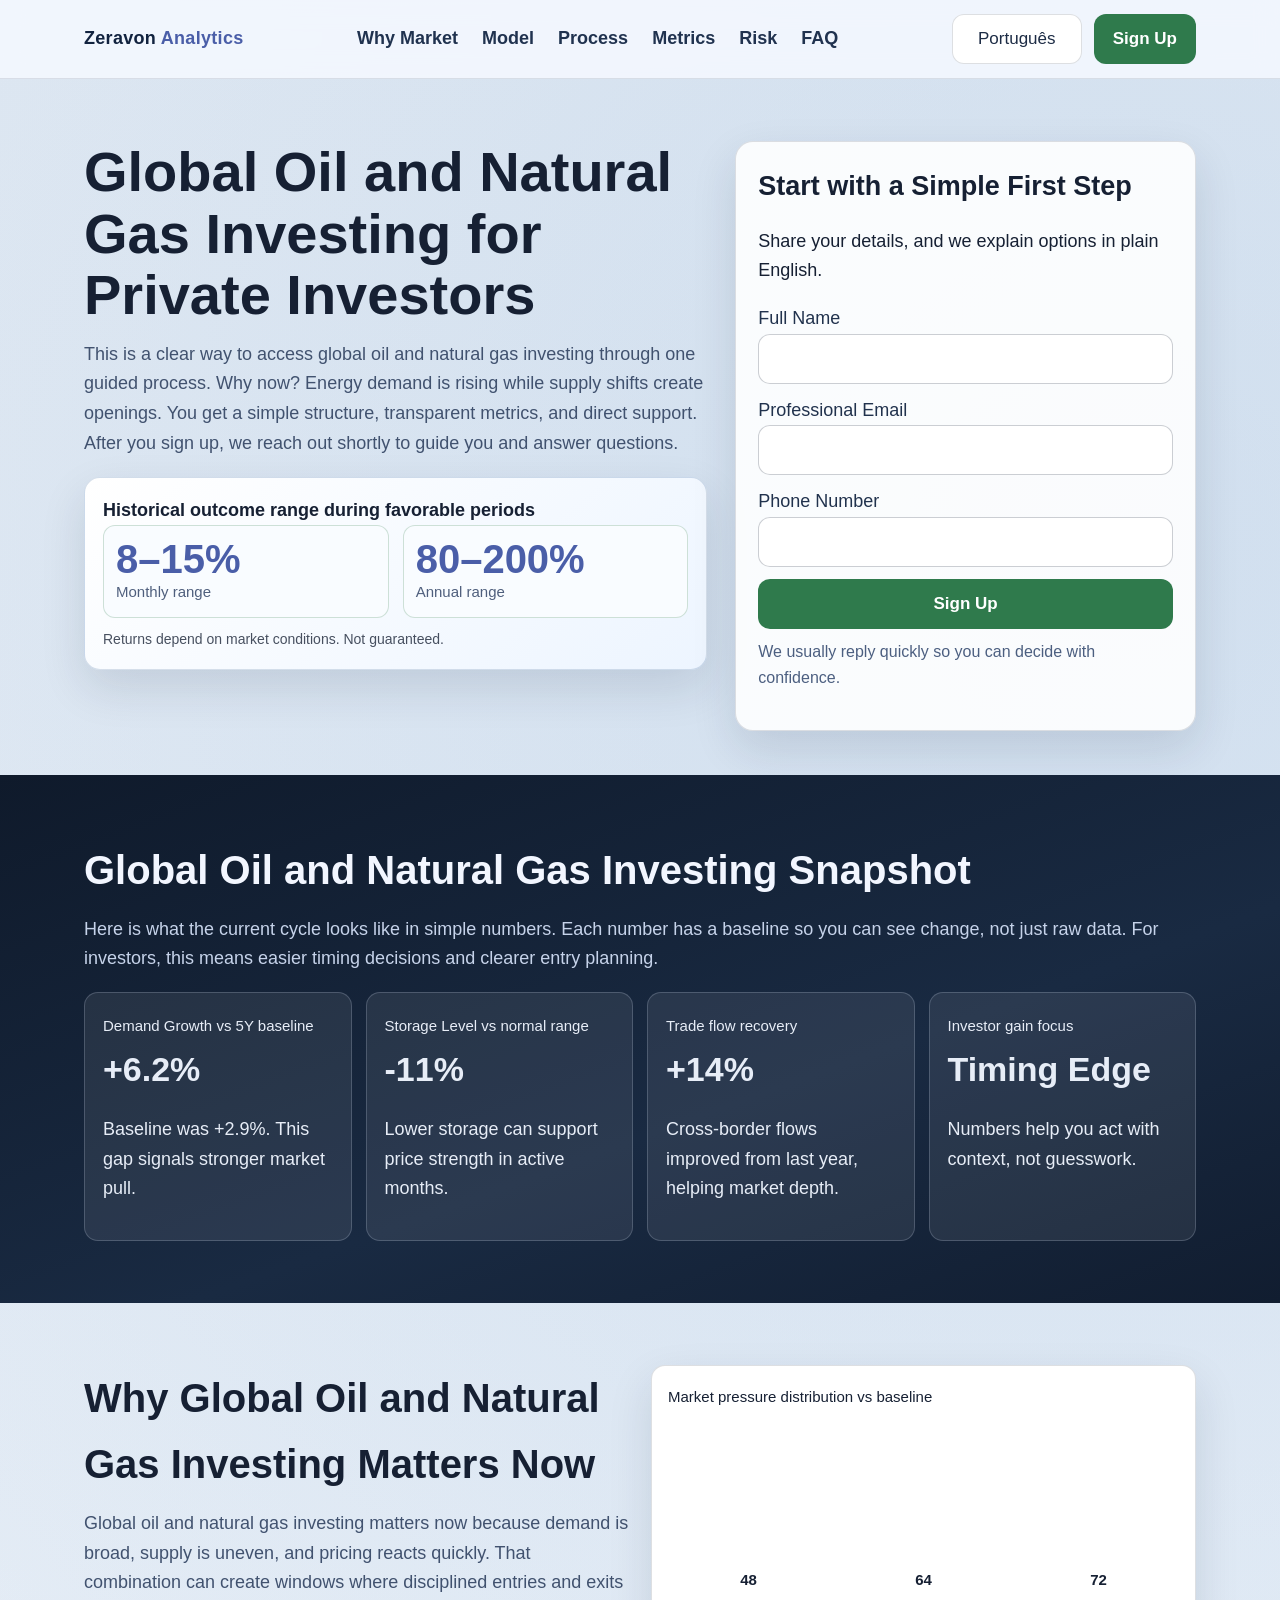
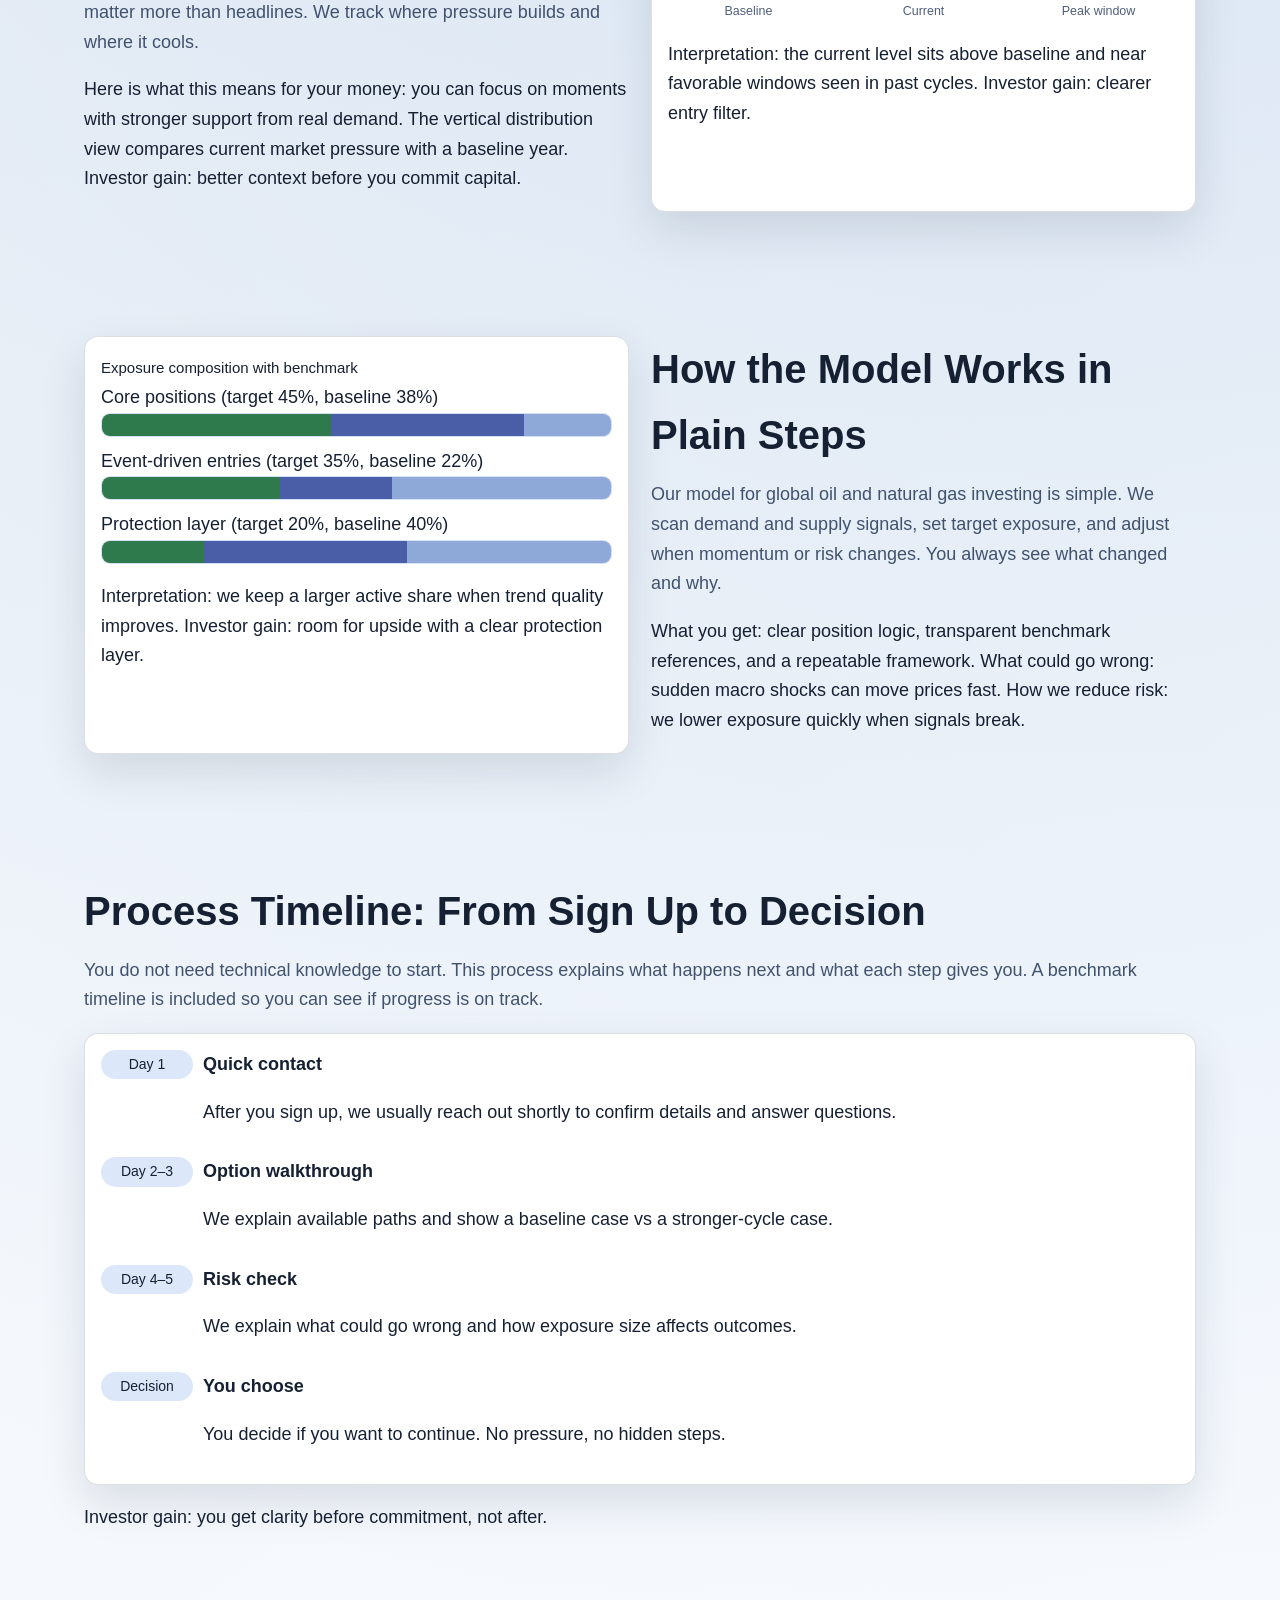
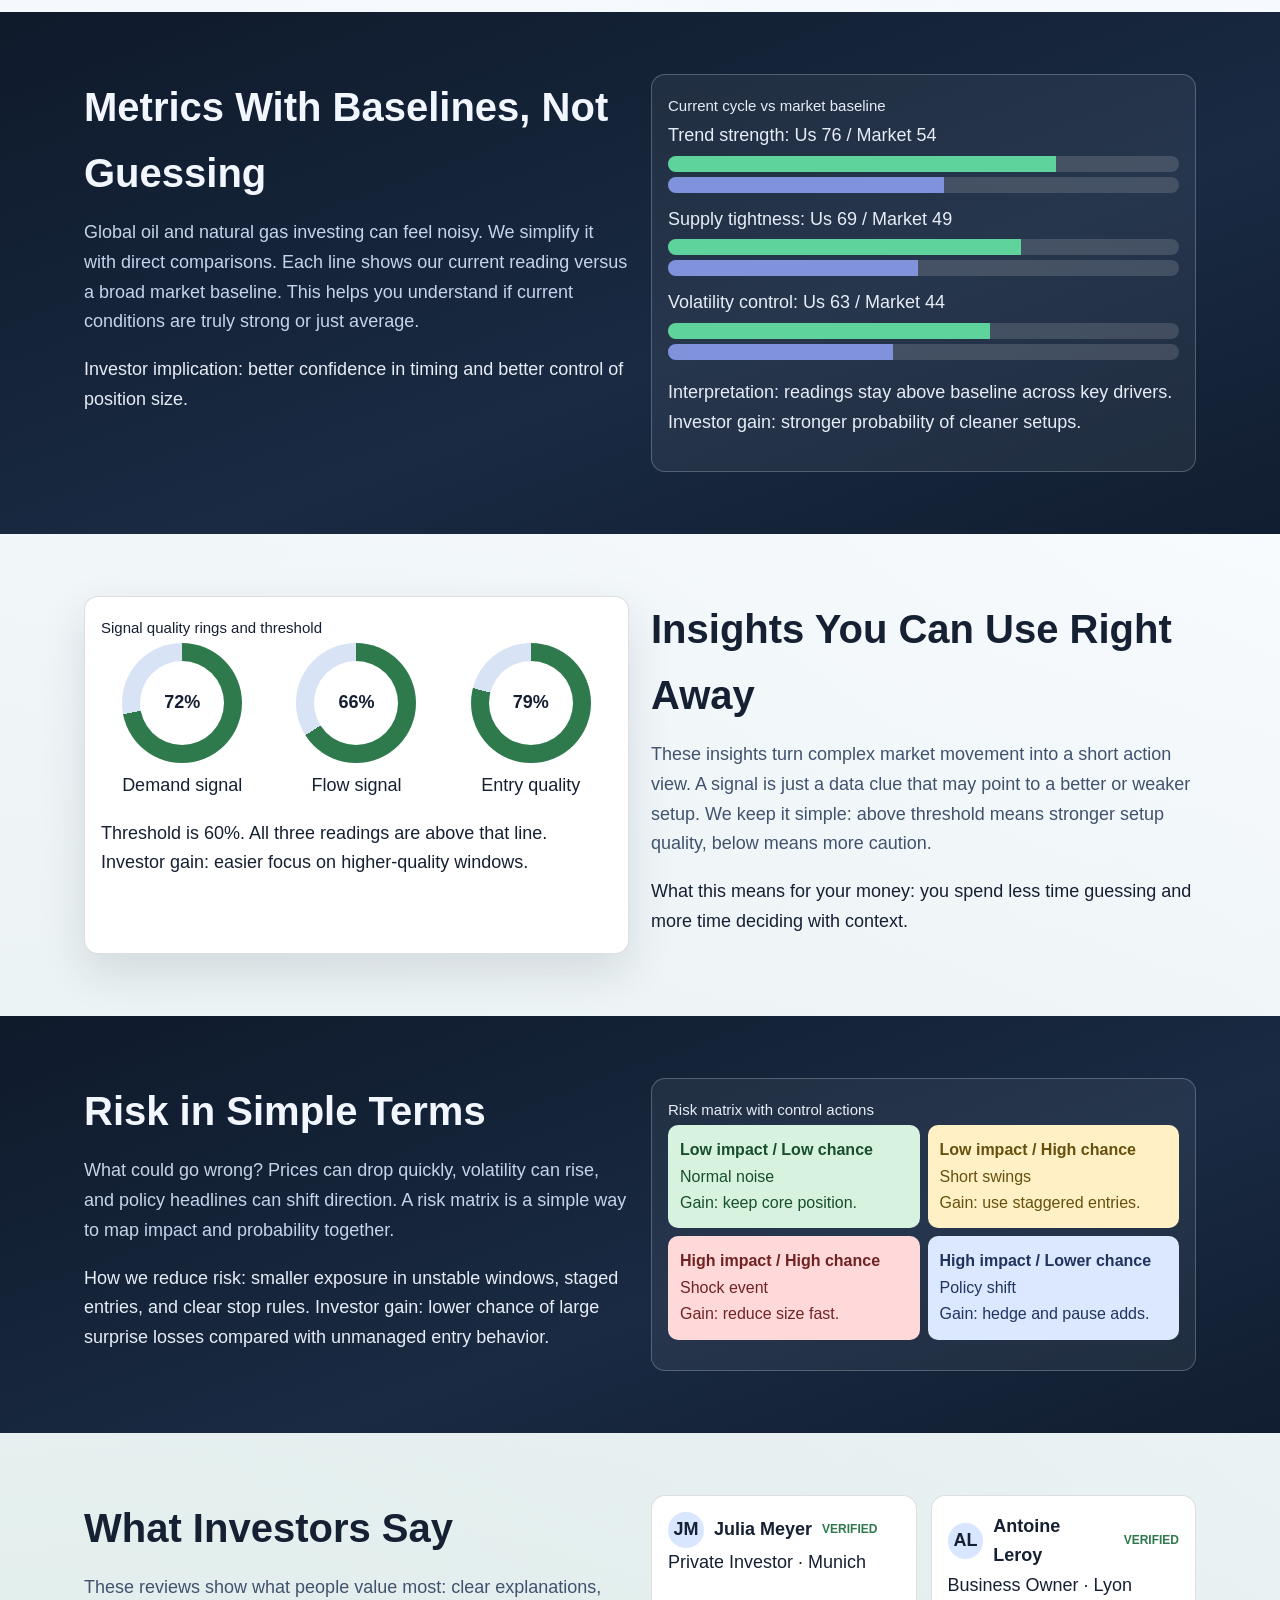
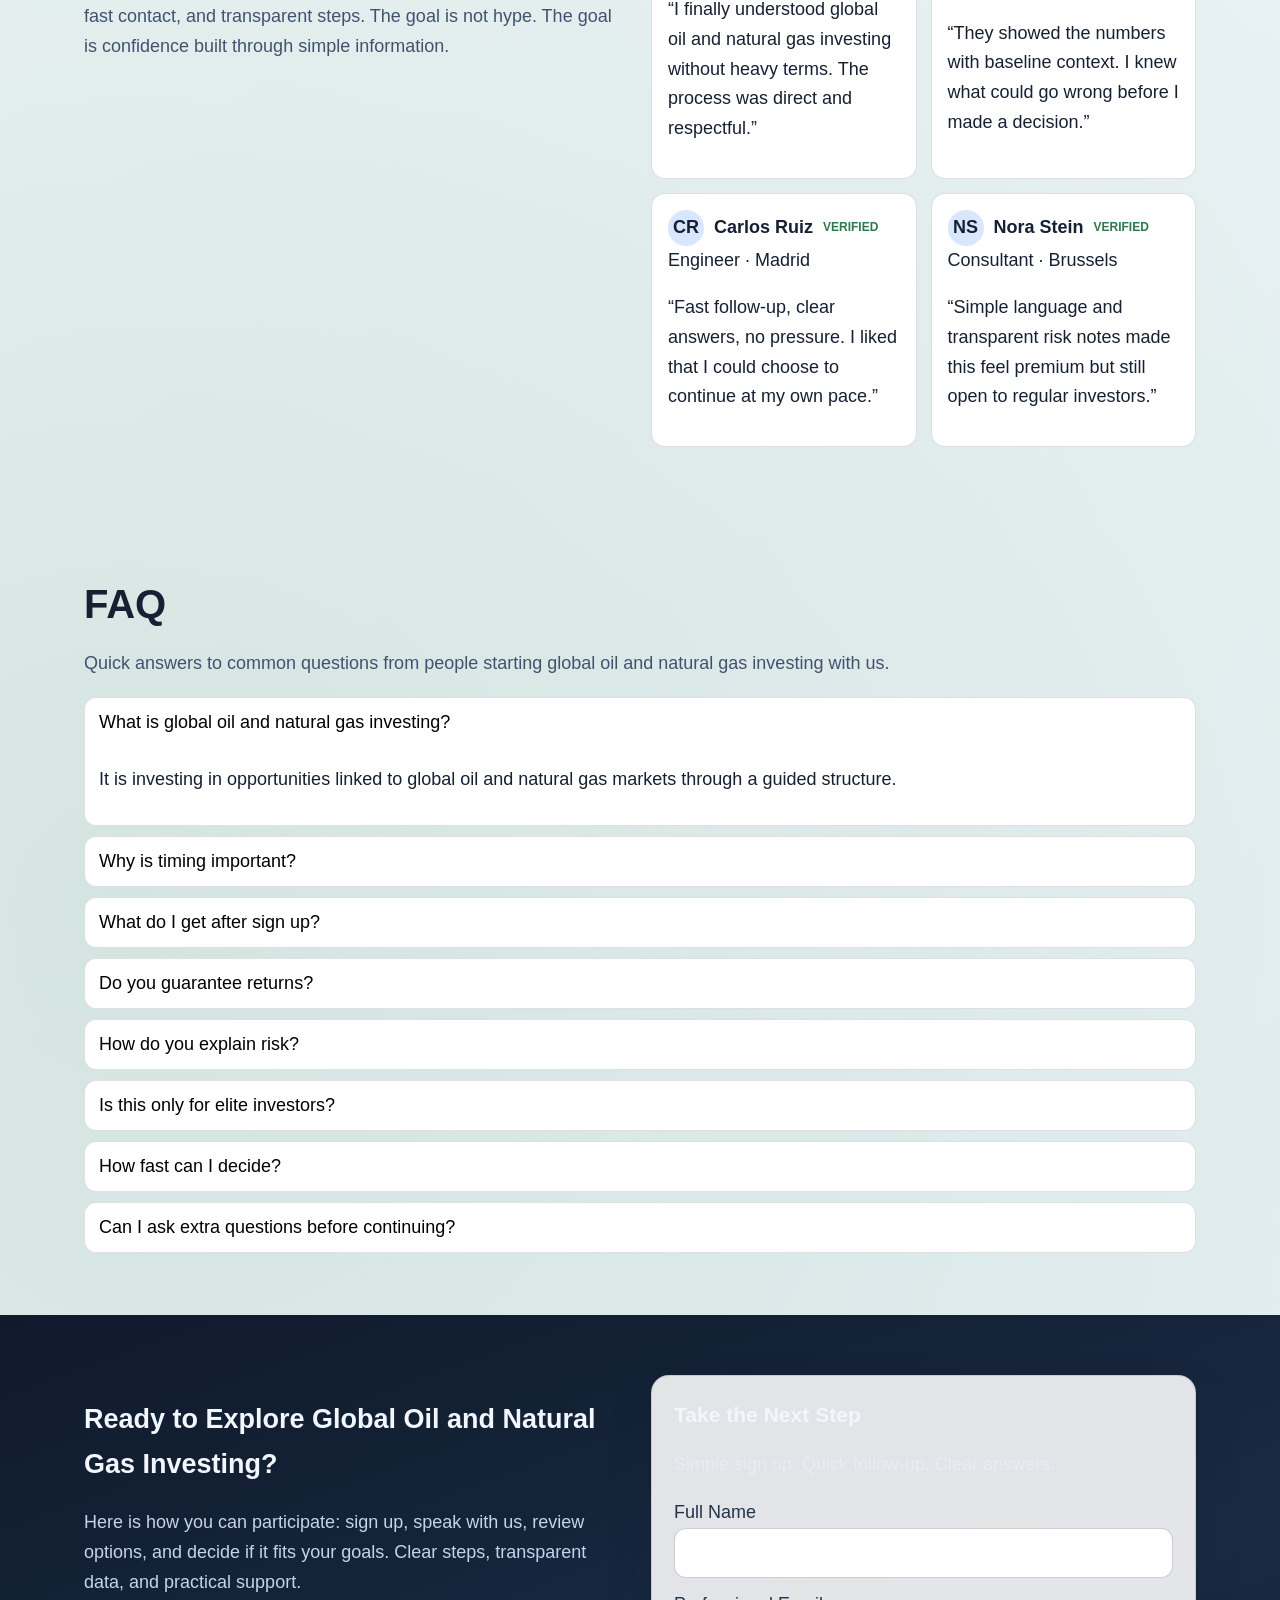
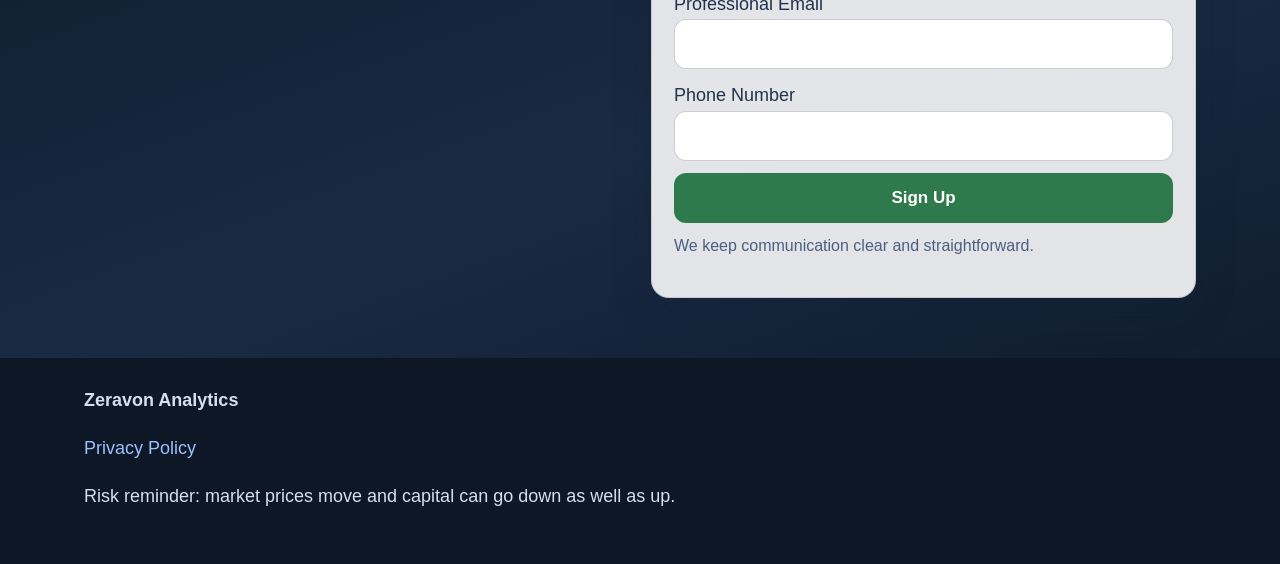
<file: pt/index.html>
<!-- DESIGN SEED: 2841 -->
<!DOCTYPE html>
<html lang="en">
<head>
  <meta charset="UTF-8" />
  <meta name="viewport" content="width=device-width, initial-scale=1.0" />
  <title>Zeravon Analytics Global Oil and Natural Gas Investing | Português Page</title>
  <meta name="description" content="Explore a clear way to start global oil and natural gas investing with Zeravon Analytics. Learn the process, key numbers, risks, and next steps." />
  <link rel="canonical" href="https://zeravonanalytics.com/pt/index.html" />
  <meta property="og:title" content="Zeravon Analytics | Global Oil and Natural Gas Investing" />
  <meta property="og:description" content="Simple, premium, and transparent global oil and natural gas investing for private investors." />
  <meta property="og:type" content="website" />
  <meta property="og:url" content="https://zeravonanalytics.com/pt/index.html" />
  <meta property="og:image" content="https://zeravonanalytics.com/assets/img/og-cover.jpg" />
  <meta name="twitter:card" content="summary_large_image" />
  <meta name="twitter:title" content="Global Oil and Natural Gas Investing" />
  <meta name="twitter:description" content="Built for private investors who want clear energy market exposure." />
  <link rel="alternate" hreflang="en" href="https://zeravonanalytics.com/index.html" />
  <link rel="alternate" hreflang="de" href="https://zeravonanalytics.com/de/index.html" />
  <link rel="alternate" hreflang="fr" href="https://zeravonanalytics.com/fr/index.html" />
  <link rel="alternate" hreflang="es" href="https://zeravonanalytics.com/es/index.html" />
  <link rel="alternate" hreflang="it" href="https://zeravonanalytics.com/it/index.html" />
  <link rel="alternate" hreflang="tr" href="https://zeravonanalytics.com/tr/index.html" />
  <link rel="alternate" hreflang="pt" href="https://zeravonanalytics.com/pt/index.html" />
  <link rel="alternate" hreflang="ja" href="https://zeravonanalytics.com/jp/index.html" />
  <link rel="alternate" hreflang="sk" href="https://zeravonanalytics.com/sk/index.html" />
  <link rel="alternate" hreflang="nl-BE" href="https://zeravonanalytics.com/be/index.html" />
  <link rel="alternate" hreflang="x-default" href="https://zeravonanalytics.com/index.html" />
  <link rel="stylesheet" href="../assets/style.css" />
</head>
<body>
<header class="site-header">
  <div class="container header-inner">
    <a class="brand" href="../index.html">Zeravon <span>Analytics</span></a>
    <nav class="nav-links" aria-label="Primary navigation">
      <a href="#market">Why Market</a><a href="#model">Model</a><a href="#process">Process</a><a href="#metrics">Metrics</a><a href="#risk">Risk</a><a href="#faq">FAQ</a>
    </nav>
    <div class="header-right">
      <div class="lang" data-lang>
        <button class="lang-toggle" aria-expanded="false">Português</button>
        <div class="lang-menu">
          <a href="../index.html"><svg class="flag" viewBox="0 0 60 30"><rect width="60" height="30" fill="#012169"/><path d="M0 0 60 30M60 0 0 30" stroke="#fff" stroke-width="6"/><path d="M0 0 60 30M60 0 0 30" stroke="#c8102e" stroke-width="3"/><path d="M30 0v30M0 15h60" stroke="#fff" stroke-width="10"/><path d="M30 0v30M0 15h60" stroke="#c8102e" stroke-width="6"/></svg>English</a>
          <a href="../de/index.html"><svg class="flag" viewBox="0 0 3 2"><rect width="3" height="2" fill="#ffce00"/><rect width="3" height="1.33" fill="#dd0000"/><rect width="3" height="0.66" fill="#000"/></svg>Deutsch</a>
          <a href="../fr/index.html"><svg class="flag" viewBox="0 0 3 2"><rect width="1" height="2" fill="#0055a4"/><rect x="1" width="1" height="2" fill="#fff"/><rect x="2" width="1" height="2" fill="#ef4135"/></svg>Français</a>
          <a href="../es/index.html"><svg class="flag" viewBox="0 0 3 2"><rect width="3" height="2" fill="#aa151b"/><rect y="0.5" width="3" height="1" fill="#f1bf00"/></svg>Español</a>
          <a href="../it/index.html"><svg class="flag" viewBox="0 0 3 2"><rect width="1" height="2" fill="#009246"/><rect x="1" width="1" height="2" fill="#fff"/><rect x="2" width="1" height="2" fill="#ce2b37"/></svg>Italiano</a>
          <a href="../tr/index.html"><svg class="flag" viewBox="0 0 3 2"><rect width="3" height="2" fill="#e30a17"/><circle cx="1.3" cy="1" r="0.45" fill="#fff"/><circle cx="1.42" cy="1" r="0.36" fill="#e30a17"/><polygon points="1.9,1 2.2,0.86 2.2,1.14" fill="#fff"/></svg>Türkçe</a>
          <a href="../pt/index.html"><svg class="flag" viewBox="0 0 3 2"><rect width="1.2" height="2" fill="#046a38"/><rect x="1.2" width="1.8" height="2" fill="#da291c"/></svg>Português</a>
          <a href="../jp/index.html"><svg class="flag" viewBox="0 0 3 2"><rect width="3" height="2" fill="#fff"/><circle cx="1.5" cy="1" r="0.45" fill="#bc002d"/></svg>日本語</a>
          <a href="../sk/index.html"><svg class="flag" viewBox="0 0 3 2"><rect width="3" height="2" fill="#ee1c25"/><rect width="3" height="1.33" fill="#0b4ea2"/><rect width="3" height="0.66" fill="#fff"/></svg>Slovak</a>
          <a href="../be/index.html"><svg class="flag" viewBox="0 0 3 2"><rect width="1" height="2" fill="#000"/><rect x="1" width="1" height="2" fill="#ffe936"/><rect x="2" width="1" height="2" fill="#ef3340"/></svg>Nederlands(BE)</a>
        </div>
      </div>
      <button class="btn btn-primary">Sign Up</button>
      <button class="burger" data-burger aria-label="Open menu">☰</button>
    </div>
  </div>
</header>

<div class="mobile-drawer" data-drawer>
  <div class="drawer-panel" role="dialog" aria-modal="true" aria-label="Mobile menu">
    <div class="drawer-top"><strong>Menu</strong><button class="close-btn" data-close-drawer>X</button></div>
    <nav class="drawer-nav">
      <a href="#market">Why Market</a><a href="#model">Model</a><a href="#process">Process</a><a href="#metrics">Metrics</a><a href="#risk">Risk</a><a href="#faq">FAQ</a>
    </nav>
    <div class="drawer-actions">
      <div class="lang" data-lang>
        <button class="lang-toggle">Português</button>
        <div class="lang-menu">
                <a href="../index.html">English</a>
                <a href="../de/index.html">Deutsch</a>
                <a href="../fr/index.html">Français</a>
                <a href="../es/index.html">Español</a>
                <a href="../it/index.html">Italiano</a>
                <a href="../tr/index.html">Türkçe</a>
                <a href="../pt/index.html">Português</a>
                <a href="../jp/index.html">日本語</a>
                <a href="../sk/index.html">Slovak</a>
                <a href="../be/index.html">Nederlands(BE)</a>
        </div>
      </div>
      <button class="btn btn-primary">Sign Up</button>
    </div>
  </div>
</div>

<main>
  <section class="hero">
    <div class="container hero-wrap">
      <div class="reveal">
        <h1>Global Oil and Natural Gas Investing for Private Investors</h1>
        <p class="lead">This is a clear way to access global oil and natural gas investing through one guided process. Why now? Energy demand is rising while supply shifts create openings. You get a simple structure, transparent metrics, and direct support. After you sign up, we reach out shortly to guide you and answer questions.</p>
        <div class="performance-panel">
          <strong>Historical outcome range during favorable periods</strong>
          <div class="performance-grid">
            <div class="metric"><div class="big">8–15%</div><small>Monthly range</small></div>
            <div class="metric"><div class="big">80–200%</div><small>Annual range</small></div>
          </div>
          <p class="micro">Returns depend on market conditions. Not guaranteed.</p>
        </div>
      </div>
      <form class="form-card reveal" aria-label="Hero lead form">
        <h2>Start with a Simple First Step</h2>
        <p>Share your details, and we explain options in plain English.</p>
        <div class="form-grid">
          <label>Full Name<input type="text" name="full_name" required /></label>
          <label>Professional Email<input type="email" name="email" required /></label>
          <label>Phone Number<input type="tel" name="phone" required /></label>
          <button class="btn btn-primary" type="submit">Sign Up</button>
        </div>
        <p class="trust">We usually reply quickly so you can decide with confidence.</p>
      </form>
    </div>
  </section>

  <section class="section dark kpi-strip reveal">
    <div class="container">
      <h2>Global Oil and Natural Gas Investing Snapshot</h2>
      <p class="section-intro">Here is what the current cycle looks like in simple numbers. Each number has a baseline so you can see change, not just raw data. For investors, this means easier timing decisions and clearer entry planning.</p>
      <div class="kpi-grid">
        <article class="kpi-card"><small>Demand Growth vs 5Y baseline</small><strong>+6.2%</strong><p>Baseline was +2.9%. This gap signals stronger market pull.</p></article>
        <article class="kpi-card"><small>Storage Level vs normal range</small><strong>-11%</strong><p>Lower storage can support price strength in active months.</p></article>
        <article class="kpi-card"><small>Trade flow recovery</small><strong>+14%</strong><p>Cross-border flows improved from last year, helping market depth.</p></article>
        <article class="kpi-card"><small>Investor gain focus</small><strong>Timing Edge</strong><p>Numbers help you act with context, not guesswork.</p></article>
      </div>
    </div>
  </section>

  <section id="market" class="section reveal">
    <div class="container market-layout">
      <div>
        <h2>Why Global Oil and Natural Gas Investing Matters Now</h2>
        <p class="section-intro">Global oil and natural gas investing matters now because demand is broad, supply is uneven, and pricing reacts quickly. That combination can create windows where disciplined entries and exits matter more than headlines. We track where pressure builds and where it cools.</p>
        <p>Here is what this means for your money: you can focus on moments with stronger support from real demand. The vertical distribution view compares current market pressure with a baseline year. Investor gain: better context before you commit capital.</p>
      </div>
      <div class="card">
        <small>Market pressure distribution vs baseline</small>
        <div class="vbars">
          <div class="vbar"><div class="col" style="height:48%"></div><strong>48</strong><small>Baseline</small></div>
          <div class="vbar"><div class="col" style="height:64%"></div><strong>64</strong><small>Current</small></div>
          <div class="vbar"><div class="col" style="height:72%"></div><strong>72</strong><small>Peak window</small></div>
        </div>
        <p>Interpretation: the current level sits above baseline and near favorable windows seen in past cycles. Investor gain: clearer entry filter.</p>
      </div>
    </div>
  </section>

  <section id="model" class="section reveal">
    <div class="container model-layout">
      <div class="card">
        <small>Exposure composition with benchmark</small>
        <div class="stack">
          <div><div>Core positions (target 45%, baseline 38%)</div><div class="stack-item"><div class="stack-fill"><span class="seg-a" style="width:45%"></span><span class="seg-b" style="width:38%"></span><span class="seg-c" style="width:17%"></span></div></div></div>
          <div><div>Event-driven entries (target 35%, baseline 22%)</div><div class="stack-item"><div class="stack-fill"><span class="seg-a" style="width:35%"></span><span class="seg-b" style="width:22%"></span><span class="seg-c" style="width:43%"></span></div></div></div>
          <div><div>Protection layer (target 20%, baseline 40%)</div><div class="stack-item"><div class="stack-fill"><span class="seg-a" style="width:20%"></span><span class="seg-b" style="width:40%"></span><span class="seg-c" style="width:40%"></span></div></div></div>
        </div>
        <p>Interpretation: we keep a larger active share when trend quality improves. Investor gain: room for upside with a clear protection layer.</p>
      </div>
      <div>
        <h2>How the Model Works in Plain Steps</h2>
        <p class="section-intro">Our model for global oil and natural gas investing is simple. We scan demand and supply signals, set target exposure, and adjust when momentum or risk changes. You always see what changed and why.</p>
        <p>What you get: clear position logic, transparent benchmark references, and a repeatable framework. What could go wrong: sudden macro shocks can move prices fast. How we reduce risk: we lower exposure quickly when signals break.</p>
      </div>
    </div>
  </section>

  <section id="process" class="section reveal">
    <div class="container">
      <h2>Process Timeline: From Sign Up to Decision</h2>
      <p class="section-intro">You do not need technical knowledge to start. This process explains what happens next and what each step gives you. A benchmark timeline is included so you can see if progress is on track.</p>
      <div class="card timeline">
        <div class="step"><span class="tag">Day 1</span><div><strong>Quick contact</strong><p>After you sign up, we usually reach out shortly to confirm details and answer questions.</p></div></div>
        <div class="step"><span class="tag">Day 2–3</span><div><strong>Option walkthrough</strong><p>We explain available paths and show a baseline case vs a stronger-cycle case.</p></div></div>
        <div class="step"><span class="tag">Day 4–5</span><div><strong>Risk check</strong><p>We explain what could go wrong and how exposure size affects outcomes.</p></div></div>
        <div class="step"><span class="tag">Decision</span><div><strong>You choose</strong><p>You decide if you want to continue. No pressure, no hidden steps.</p></div></div>
      </div>
      <p>Investor gain: you get clarity before commitment, not after.</p>
    </div>
  </section>

  <section id="metrics" class="section dark reveal">
    <div class="container metrics-layout">
      <div>
        <h2>Metrics With Baselines, Not Guessing</h2>
        <p class="section-intro">Global oil and natural gas investing can feel noisy. We simplify it with direct comparisons. Each line shows our current reading versus a broad market baseline. This helps you understand if current conditions are truly strong or just average.</p>
        <p>Investor implication: better confidence in timing and better control of position size.</p>
      </div>
      <div class="card">
        <small>Current cycle vs market baseline</small>
        <div class="dual-bars">
          <div class="dual"><span>Trend strength: Us 76 / Market 54</span><div class="track"><div class="fill-us" style="width:76%"></div></div><div class="track"><div class="fill-market" style="width:54%"></div></div></div>
          <div class="dual"><span>Supply tightness: Us 69 / Market 49</span><div class="track"><div class="fill-us" style="width:69%"></div></div><div class="track"><div class="fill-market" style="width:49%"></div></div></div>
          <div class="dual"><span>Volatility control: Us 63 / Market 44</span><div class="track"><div class="fill-us" style="width:63%"></div></div><div class="track"><div class="fill-market" style="width:44%"></div></div></div>
        </div>
        <p>Interpretation: readings stay above baseline across key drivers. Investor gain: stronger probability of cleaner setups.</p>
      </div>
    </div>
  </section>

  <section class="section reveal">
    <div class="container insights-layout">
      <div class="card">
        <small>Signal quality rings and threshold</small>
        <div class="rings">
          <div class="ring-card"><div class="ring" style="--val:72%"><span>72%</span></div><div>Demand signal</div></div>
          <div class="ring-card"><div class="ring" style="--val:66%"><span>66%</span></div><div>Flow signal</div></div>
          <div class="ring-card"><div class="ring" style="--val:79%"><span>79%</span></div><div>Entry quality</div></div>
        </div>
        <p>Threshold is 60%. All three readings are above that line. Investor gain: easier focus on higher-quality windows.</p>
      </div>
      <div>
        <h2>Insights You Can Use Right Away</h2>
        <p class="section-intro">These insights turn complex market movement into a short action view. A signal is just a data clue that may point to a better or weaker setup. We keep it simple: above threshold means stronger setup quality, below means more caution.</p>
        <p>What this means for your money: you spend less time guessing and more time deciding with context.</p>
      </div>
    </div>
  </section>

  <section id="risk" class="section dark reveal">
    <div class="container risk-layout">
      <div>
        <h2>Risk in Simple Terms</h2>
        <p class="section-intro">What could go wrong? Prices can drop quickly, volatility can rise, and policy headlines can shift direction. A risk matrix is a simple way to map impact and probability together.</p>
        <p>How we reduce risk: smaller exposure in unstable windows, staged entries, and clear stop rules. Investor gain: lower chance of large surprise losses compared with unmanaged entry behavior.</p>
      </div>
      <div class="card">
        <small>Risk matrix with control actions</small>
        <div class="risk-matrix">
          <div class="cell low"><strong>Low impact / Low chance</strong><br/>Normal noise<br/>Gain: keep core position.</div>
          <div class="cell med"><strong>Low impact / High chance</strong><br/>Short swings<br/>Gain: use staggered entries.</div>
          <div class="cell high"><strong>High impact / High chance</strong><br/>Shock event
<br/>Gain: reduce size fast.</div>
          <div class="cell ctl"><strong>High impact / Lower chance</strong><br/>Policy shift
<br/>Gain: hedge and pause adds.</div>
        </div>
      </div>
    </div>
  </section>

  <section class="section reveal">
    <div class="container reviews-layout">
      <div>
        <h2>What Investors Say</h2>
        <p class="section-intro">These reviews show what people value most: clear explanations, fast contact, and transparent steps. The goal is not hype. The goal is confidence built through simple information.</p>
      </div>
      <div class="review-grid">
        <article class="review-card"><div class="review-top"><div class="avatar">JM</div><strong>Julia Meyer</strong><span class="verified">VERIFIED</span></div><div>Private Investor · Munich</div><p>“I finally understood global oil and natural gas investing without heavy terms. The process was direct and respectful.”</p></article>
        <article class="review-card"><div class="review-top"><div class="avatar">AL</div><strong>Antoine Leroy</strong><span class="verified">VERIFIED</span></div><div>Business Owner · Lyon</div><p>“They showed the numbers with baseline context. I knew what could go wrong before I made a decision.”</p></article>
        <article class="review-card"><div class="review-top"><div class="avatar">CR</div><strong>Carlos Ruiz</strong><span class="verified">VERIFIED</span></div><div>Engineer · Madrid</div><p>“Fast follow-up, clear answers, no pressure. I liked that I could choose to continue at my own pace.”</p></article>
        <article class="review-card"><div class="review-top"><div class="avatar">NS</div><strong>Nora Stein</strong><span class="verified">VERIFIED</span></div><div>Consultant · Brussels</div><p>“Simple language and transparent risk notes made this feel premium but still open to regular investors.”</p></article>
      </div>
    </div>
  </section>

  <section id="faq" class="section reveal">
    <div class="container">
      <h2>FAQ</h2>
      <p class="section-intro">Quick answers to common questions from people starting global oil and natural gas investing with us.</p>
      <div class="faq-list">
        <article class="faq-item open"><button class="faq-q">What is global oil and natural gas investing?</button><div class="faq-a"><p>It is investing in opportunities linked to global oil and natural gas markets through a guided structure.</p></div></article>
        <article class="faq-item"><button class="faq-q">Why is timing important?</button><div class="faq-a"><p>Prices move in cycles. Timing helps you enter when demand and supply signals are stronger.</p></div></article>
        <article class="faq-item"><button class="faq-q">What do I get after sign up?</button><div class="faq-a"><p>After you sign up, we usually reach out shortly to confirm details and answer questions.</p></div></article>
        <article class="faq-item"><button class="faq-q">Do you guarantee returns?</button><div class="faq-a"><p>No. Returns depend on market conditions and are never guaranteed.</p></div></article>
        <article class="faq-item"><button class="faq-q">How do you explain risk?</button><div class="faq-a"><p>We explain downside scenarios in simple language and show how exposure size changes outcomes.</p></div></article>
        <article class="faq-item"><button class="faq-q">Is this only for elite investors?</button><div class="faq-a"><p>No. This is built for private investors who want clarity and transparent support.</p></div></article>
        <article class="faq-item"><button class="faq-q">How fast can I decide?</button><div class="faq-a"><p>You decide at your pace after the walkthrough and risk explanation.</p></div></article>
        <article class="faq-item"><button class="faq-q">Can I ask extra questions before continuing?</button><div class="faq-a"><p>Yes. We encourage questions so you can make a confident decision.</p></div></article>
      </div>
    </div>
  </section>

  <section class="final-cta dark reveal">
    <div class="container cta-layout">
      <div>
        <h2>Ready to Explore Global Oil and Natural Gas Investing?</h2>
        <p class="section-intro">Here is how you can participate: sign up, speak with us, review options, and decide if it fits your goals. Clear steps, transparent data, and practical support.</p>
      </div>
      <form class="form-card" aria-label="Final lead form">
        <h3>Take the Next Step</h3>
        <p>Simple sign up. Quick follow-up. Clear answers.</p>
        <div class="form-grid">
          <label>Full Name<input type="text" required /></label>
          <label>Professional Email<input type="email" required /></label>
          <label>Phone Number<input type="tel" required /></label>
          <button class="btn btn-primary" type="submit">Sign Up</button>
        </div>
        <p class="trust">We keep communication clear and straightforward.</p>
      </form>
    </div>
  </section>
</main>

<footer>
  <div class="container">
    <strong>Zeravon Analytics</strong>
    <p><a href="#" data-open-privacy>Privacy Policy</a></p>
    <p>Risk reminder: market prices move and capital can go down as well as up.</p>
  </div>
</footer>

<div class="modal" data-modal>
  <div class="modal-panel" role="dialog" aria-modal="true" aria-label="Privacy Policy">
    <div class="modal-top"><h2>Privacy Policy</h2><button class="close-btn" data-close-modal aria-label="Close">X</button></div>
    <p><strong>Introduction:</strong> We explain what data we use and why in clear terms.</p>
    <p><strong>Data collection:</strong> We collect name, email, phone, and website usage data.</p>
    <p><strong>Legal basis:</strong> We process data when you consent or when needed to answer your request.</p>
    <p><strong>Cookies:</strong> We use cookies to improve site performance and understand usage patterns.</p>
    <p><strong>Retention:</strong> We keep data only for as long as needed for communication and legal duties.</p>
    <p><strong>Third-party sharing:</strong> We share limited data with service providers that help run the site.</p>
    <p><strong>Security:</strong> We use technical and process controls to protect stored information.</p>
    <p><strong>User rights:</strong> You can request access, correction, or deletion of your personal data.</p>
    <p><strong>International transfers:</strong> Some data may be processed outside your country with safeguards.</p>
    <p><strong>Industry risk disclosure:</strong> Investment-related communication includes market risk and no guarantee of returns.</p>
    <p><strong>Contact:</strong> Email privacy@zeravonanalytics.com for privacy questions.</p>
    <div class="modal-footer"><button class="close-btn" data-close-modal>Close</button></div>
  </div>
</div>

<script type="application/ld+json">{"@context":"https://schema.org","@graph":[{"@type":"Organization","name":"Zeravon Analytics","url":"https://zeravonanalytics.com"},{"@type":"WebSite","name":"Zeravon Analytics","url":"https://zeravonanalytics.com"},{"@type":"FAQPage","mainEntity":[{"@type":"Question","name":"What is global oil and natural gas investing?","acceptedAnswer":{"@type":"Answer","text":"It is investing in opportunities linked to global oil and natural gas markets through a guided structure."}},{"@type":"Question","name":"Do you guarantee returns?","acceptedAnswer":{"@type":"Answer","text":"No. Returns depend on market conditions and are never guaranteed."}}]},{"@type":"Review","author":{"@type":"Person","name":"Julia Meyer"},"reviewBody":"I finally understood global oil and natural gas investing without heavy terms.","itemReviewed":{"@type":"Organization","name":"Zeravon Analytics"}}]}</script>
<script src="../assets/app.js" defer></script>
</body>
</html>
</file>
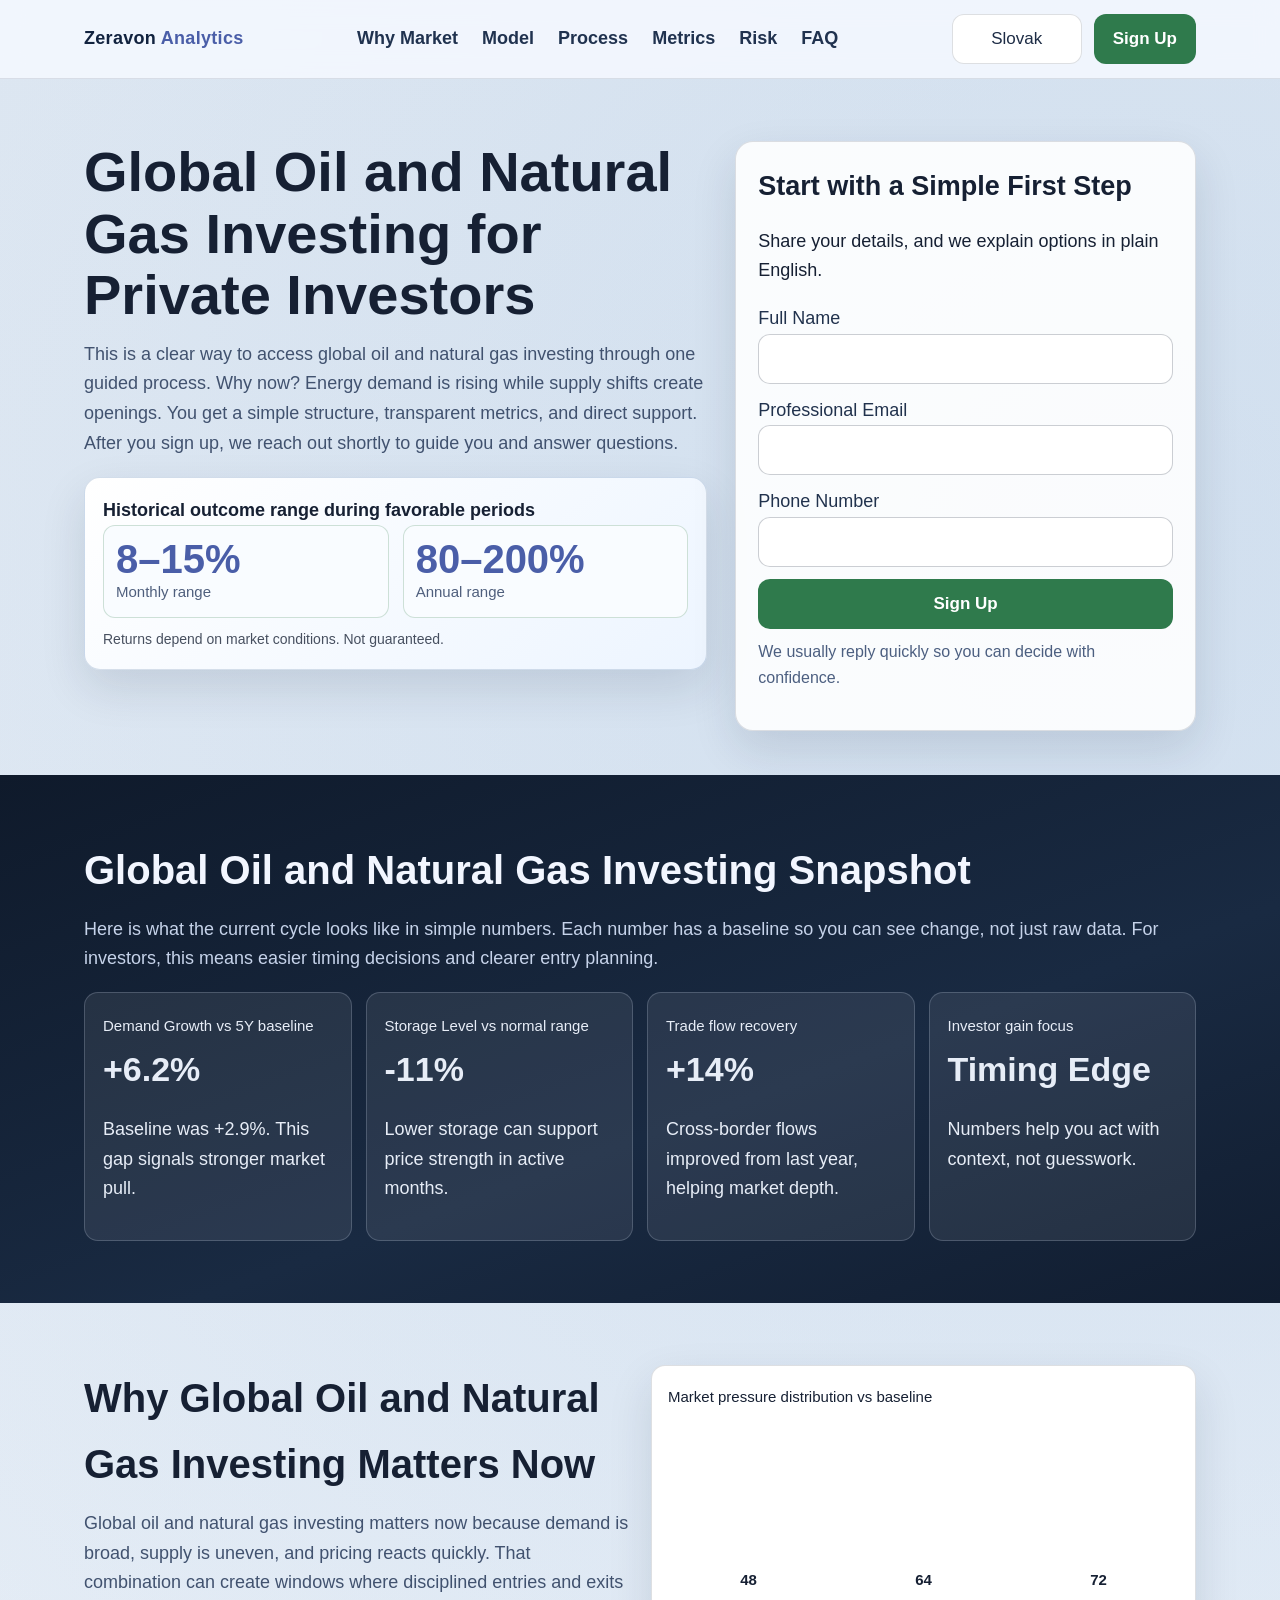
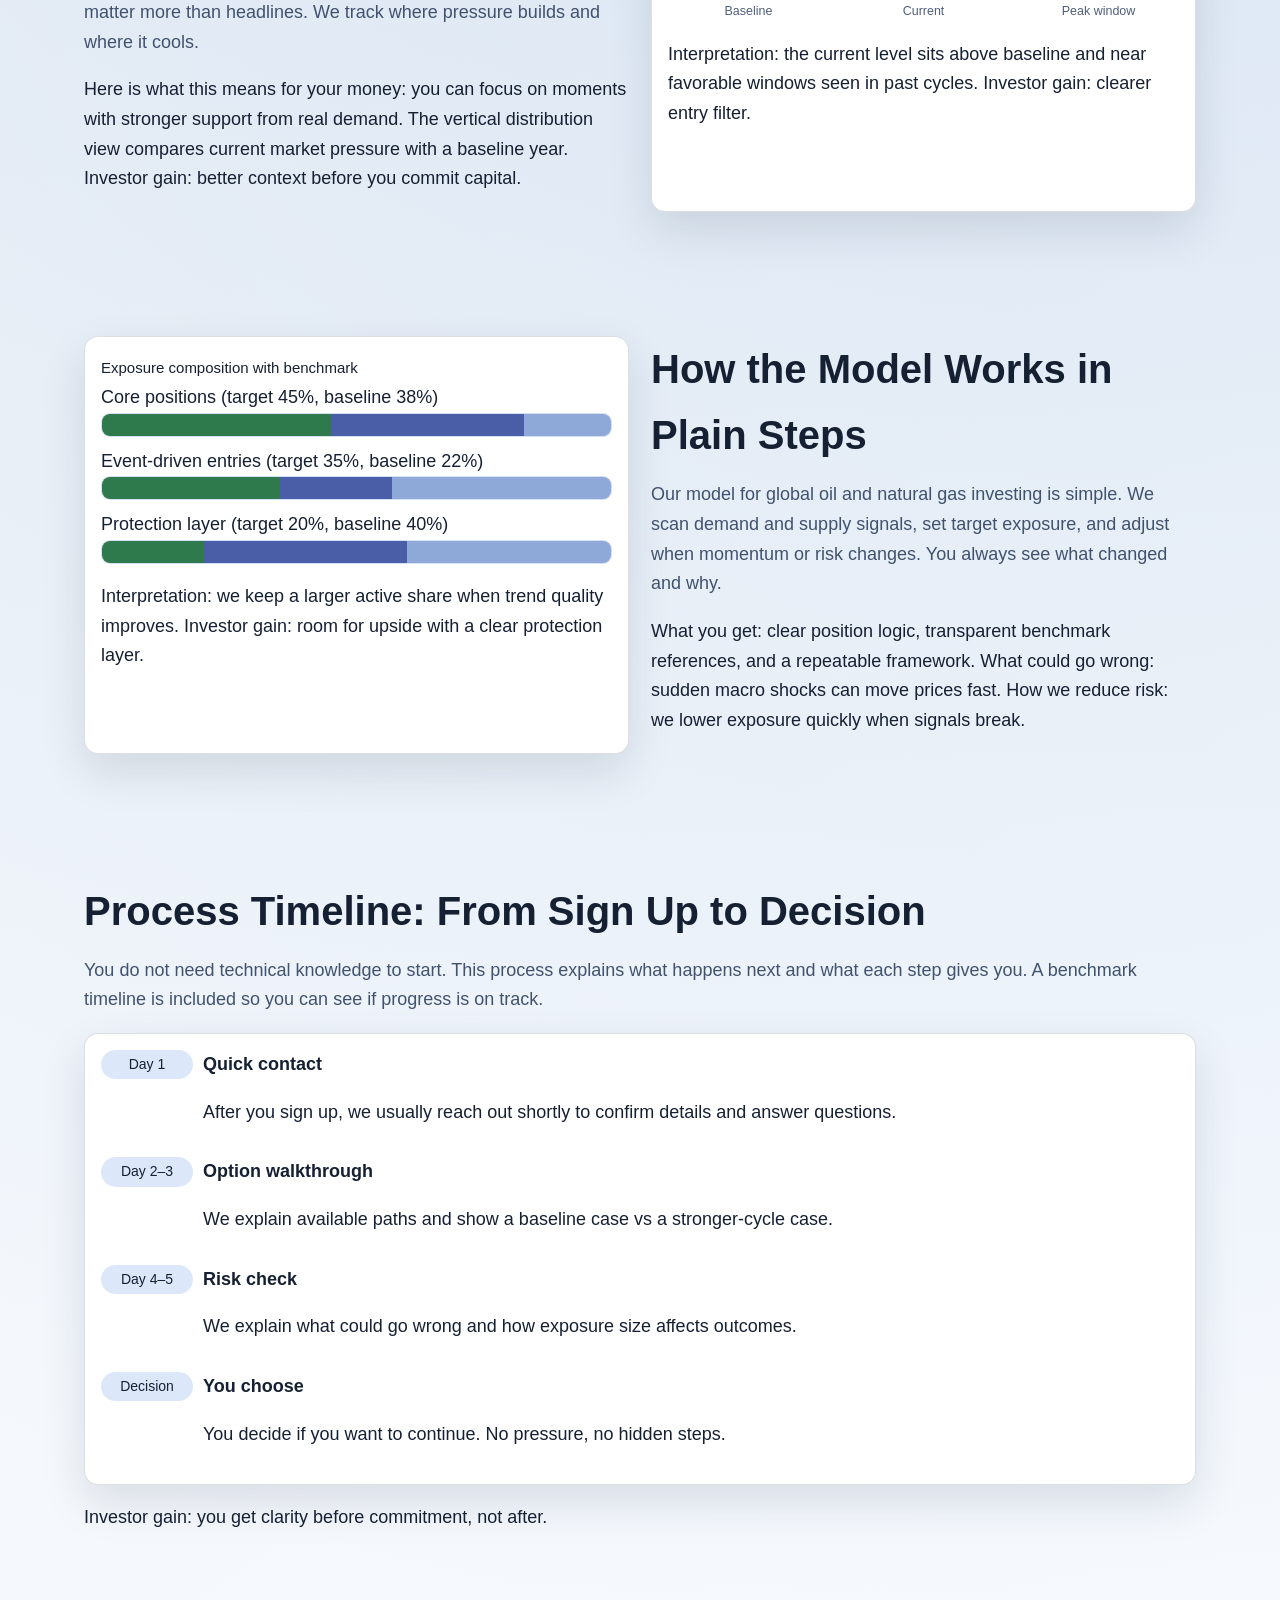
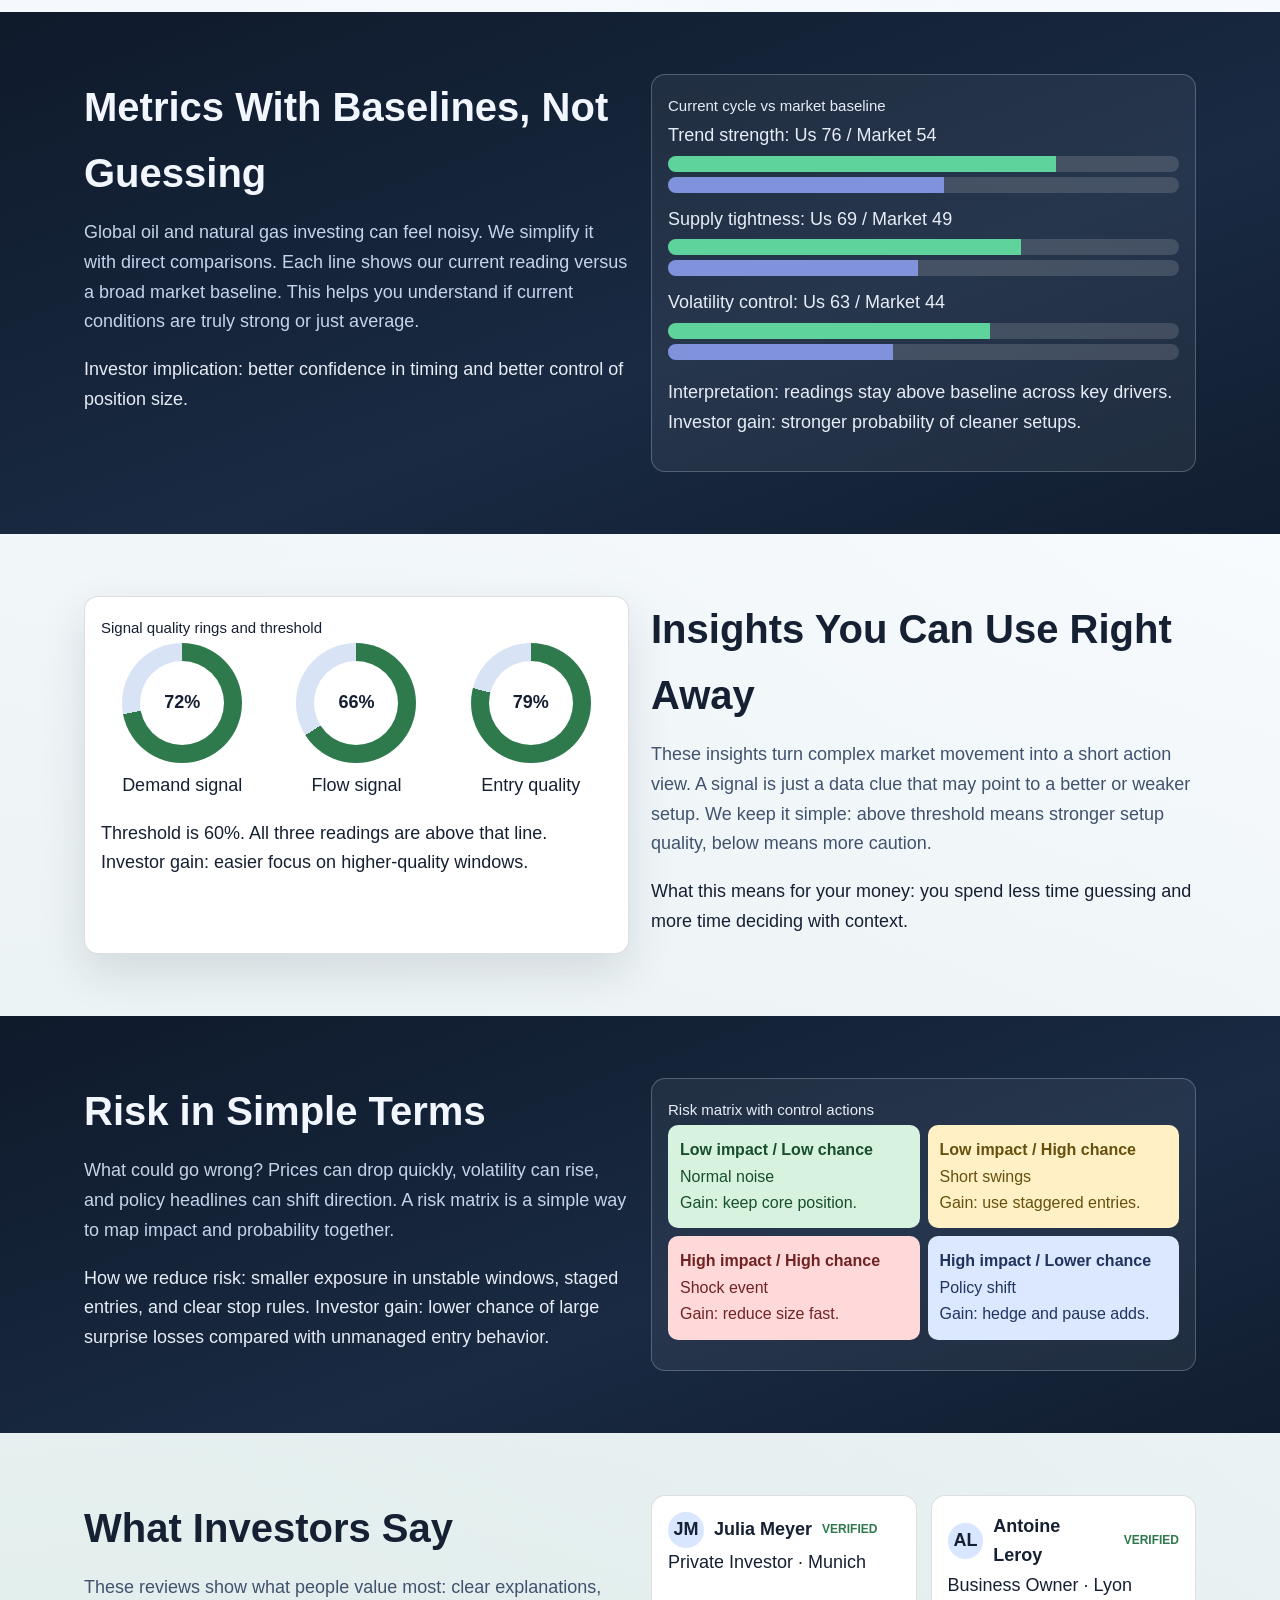
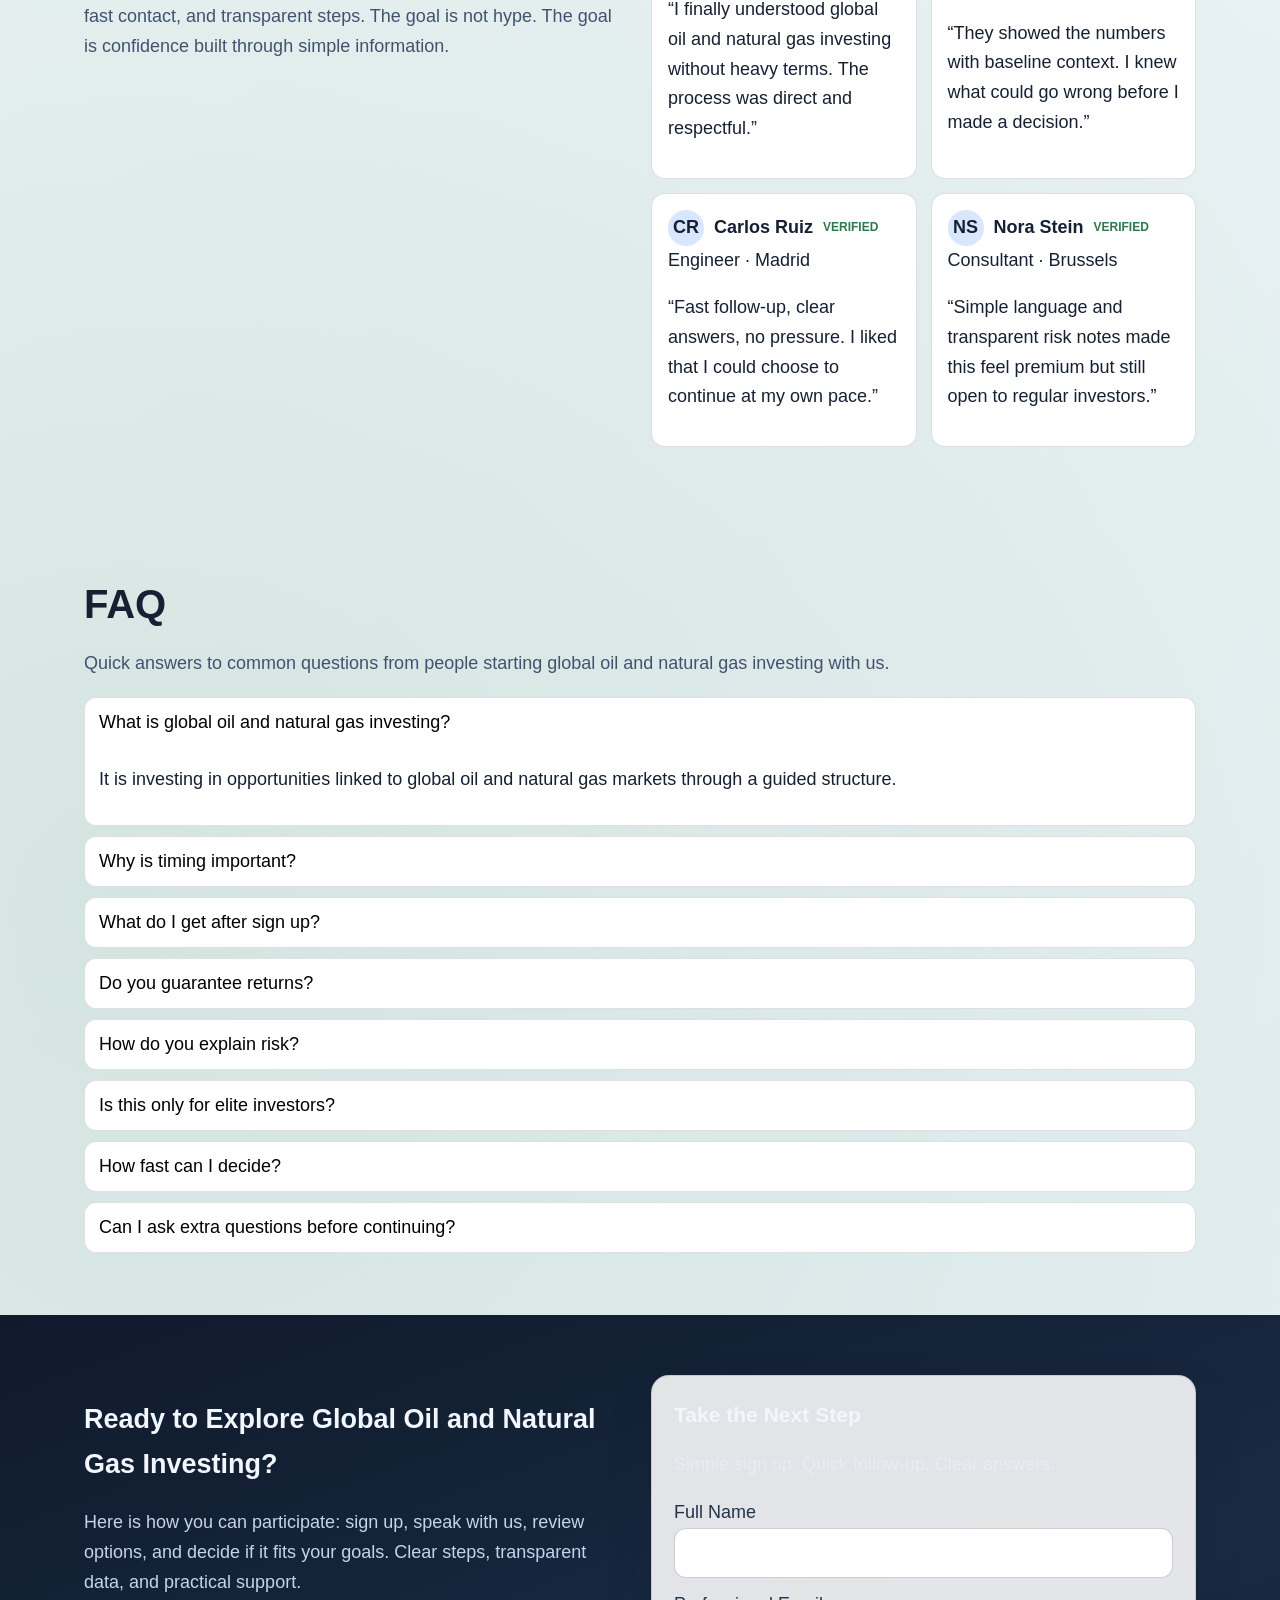
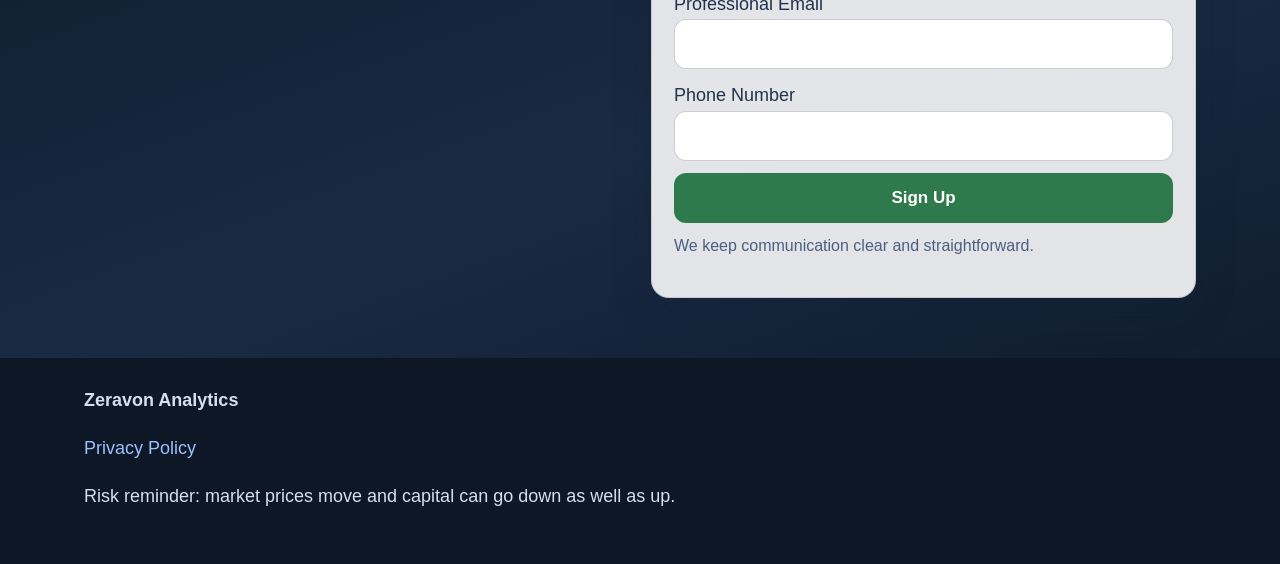
<file: sk/index.html>
<!-- DESIGN SEED: 2841 -->
<!DOCTYPE html>
<html lang="en">
<head>
  <meta charset="UTF-8" />
  <meta name="viewport" content="width=device-width, initial-scale=1.0" />
  <title>Zeravon Analytics Global Oil and Natural Gas Investing | Slovak Page</title>
  <meta name="description" content="Explore a clear way to start global oil and natural gas investing with Zeravon Analytics. Learn the process, key numbers, risks, and next steps." />
  <link rel="canonical" href="https://zeravonanalytics.com/sk/index.html" />
  <meta property="og:title" content="Zeravon Analytics | Global Oil and Natural Gas Investing" />
  <meta property="og:description" content="Simple, premium, and transparent global oil and natural gas investing for private investors." />
  <meta property="og:type" content="website" />
  <meta property="og:url" content="https://zeravonanalytics.com/sk/index.html" />
  <meta property="og:image" content="https://zeravonanalytics.com/assets/img/og-cover.jpg" />
  <meta name="twitter:card" content="summary_large_image" />
  <meta name="twitter:title" content="Global Oil and Natural Gas Investing" />
  <meta name="twitter:description" content="Built for private investors who want clear energy market exposure." />
  <link rel="alternate" hreflang="en" href="https://zeravonanalytics.com/index.html" />
  <link rel="alternate" hreflang="de" href="https://zeravonanalytics.com/de/index.html" />
  <link rel="alternate" hreflang="fr" href="https://zeravonanalytics.com/fr/index.html" />
  <link rel="alternate" hreflang="es" href="https://zeravonanalytics.com/es/index.html" />
  <link rel="alternate" hreflang="it" href="https://zeravonanalytics.com/it/index.html" />
  <link rel="alternate" hreflang="tr" href="https://zeravonanalytics.com/tr/index.html" />
  <link rel="alternate" hreflang="pt" href="https://zeravonanalytics.com/pt/index.html" />
  <link rel="alternate" hreflang="ja" href="https://zeravonanalytics.com/jp/index.html" />
  <link rel="alternate" hreflang="sk" href="https://zeravonanalytics.com/sk/index.html" />
  <link rel="alternate" hreflang="nl-BE" href="https://zeravonanalytics.com/be/index.html" />
  <link rel="alternate" hreflang="x-default" href="https://zeravonanalytics.com/index.html" />
  <link rel="stylesheet" href="../assets/style.css" />
</head>
<body>
<header class="site-header">
  <div class="container header-inner">
    <a class="brand" href="../index.html">Zeravon <span>Analytics</span></a>
    <nav class="nav-links" aria-label="Primary navigation">
      <a href="#market">Why Market</a><a href="#model">Model</a><a href="#process">Process</a><a href="#metrics">Metrics</a><a href="#risk">Risk</a><a href="#faq">FAQ</a>
    </nav>
    <div class="header-right">
      <div class="lang" data-lang>
        <button class="lang-toggle" aria-expanded="false">Slovak</button>
        <div class="lang-menu">
          <a href="../index.html"><svg class="flag" viewBox="0 0 60 30"><rect width="60" height="30" fill="#012169"/><path d="M0 0 60 30M60 0 0 30" stroke="#fff" stroke-width="6"/><path d="M0 0 60 30M60 0 0 30" stroke="#c8102e" stroke-width="3"/><path d="M30 0v30M0 15h60" stroke="#fff" stroke-width="10"/><path d="M30 0v30M0 15h60" stroke="#c8102e" stroke-width="6"/></svg>English</a>
          <a href="../de/index.html"><svg class="flag" viewBox="0 0 3 2"><rect width="3" height="2" fill="#ffce00"/><rect width="3" height="1.33" fill="#dd0000"/><rect width="3" height="0.66" fill="#000"/></svg>Deutsch</a>
          <a href="../fr/index.html"><svg class="flag" viewBox="0 0 3 2"><rect width="1" height="2" fill="#0055a4"/><rect x="1" width="1" height="2" fill="#fff"/><rect x="2" width="1" height="2" fill="#ef4135"/></svg>Français</a>
          <a href="../es/index.html"><svg class="flag" viewBox="0 0 3 2"><rect width="3" height="2" fill="#aa151b"/><rect y="0.5" width="3" height="1" fill="#f1bf00"/></svg>Español</a>
          <a href="../it/index.html"><svg class="flag" viewBox="0 0 3 2"><rect width="1" height="2" fill="#009246"/><rect x="1" width="1" height="2" fill="#fff"/><rect x="2" width="1" height="2" fill="#ce2b37"/></svg>Italiano</a>
          <a href="../tr/index.html"><svg class="flag" viewBox="0 0 3 2"><rect width="3" height="2" fill="#e30a17"/><circle cx="1.3" cy="1" r="0.45" fill="#fff"/><circle cx="1.42" cy="1" r="0.36" fill="#e30a17"/><polygon points="1.9,1 2.2,0.86 2.2,1.14" fill="#fff"/></svg>Türkçe</a>
          <a href="../pt/index.html"><svg class="flag" viewBox="0 0 3 2"><rect width="1.2" height="2" fill="#046a38"/><rect x="1.2" width="1.8" height="2" fill="#da291c"/></svg>Português</a>
          <a href="../jp/index.html"><svg class="flag" viewBox="0 0 3 2"><rect width="3" height="2" fill="#fff"/><circle cx="1.5" cy="1" r="0.45" fill="#bc002d"/></svg>日本語</a>
          <a href="../sk/index.html"><svg class="flag" viewBox="0 0 3 2"><rect width="3" height="2" fill="#ee1c25"/><rect width="3" height="1.33" fill="#0b4ea2"/><rect width="3" height="0.66" fill="#fff"/></svg>Slovak</a>
          <a href="../be/index.html"><svg class="flag" viewBox="0 0 3 2"><rect width="1" height="2" fill="#000"/><rect x="1" width="1" height="2" fill="#ffe936"/><rect x="2" width="1" height="2" fill="#ef3340"/></svg>Nederlands(BE)</a>
        </div>
      </div>
      <button class="btn btn-primary">Sign Up</button>
      <button class="burger" data-burger aria-label="Open menu">☰</button>
    </div>
  </div>
</header>

<div class="mobile-drawer" data-drawer>
  <div class="drawer-panel" role="dialog" aria-modal="true" aria-label="Mobile menu">
    <div class="drawer-top"><strong>Menu</strong><button class="close-btn" data-close-drawer>X</button></div>
    <nav class="drawer-nav">
      <a href="#market">Why Market</a><a href="#model">Model</a><a href="#process">Process</a><a href="#metrics">Metrics</a><a href="#risk">Risk</a><a href="#faq">FAQ</a>
    </nav>
    <div class="drawer-actions">
      <div class="lang" data-lang>
        <button class="lang-toggle">Slovak</button>
        <div class="lang-menu">
                <a href="../index.html">English</a>
                <a href="../de/index.html">Deutsch</a>
                <a href="../fr/index.html">Français</a>
                <a href="../es/index.html">Español</a>
                <a href="../it/index.html">Italiano</a>
                <a href="../tr/index.html">Türkçe</a>
                <a href="../pt/index.html">Português</a>
                <a href="../jp/index.html">日本語</a>
                <a href="../sk/index.html">Slovak</a>
                <a href="../be/index.html">Nederlands(BE)</a>
        </div>
      </div>
      <button class="btn btn-primary">Sign Up</button>
    </div>
  </div>
</div>

<main>
  <section class="hero">
    <div class="container hero-wrap">
      <div class="reveal">
        <h1>Global Oil and Natural Gas Investing for Private Investors</h1>
        <p class="lead">This is a clear way to access global oil and natural gas investing through one guided process. Why now? Energy demand is rising while supply shifts create openings. You get a simple structure, transparent metrics, and direct support. After you sign up, we reach out shortly to guide you and answer questions.</p>
        <div class="performance-panel">
          <strong>Historical outcome range during favorable periods</strong>
          <div class="performance-grid">
            <div class="metric"><div class="big">8–15%</div><small>Monthly range</small></div>
            <div class="metric"><div class="big">80–200%</div><small>Annual range</small></div>
          </div>
          <p class="micro">Returns depend on market conditions. Not guaranteed.</p>
        </div>
      </div>
      <form class="form-card reveal" aria-label="Hero lead form">
        <h2>Start with a Simple First Step</h2>
        <p>Share your details, and we explain options in plain English.</p>
        <div class="form-grid">
          <label>Full Name<input type="text" name="full_name" required /></label>
          <label>Professional Email<input type="email" name="email" required /></label>
          <label>Phone Number<input type="tel" name="phone" required /></label>
          <button class="btn btn-primary" type="submit">Sign Up</button>
        </div>
        <p class="trust">We usually reply quickly so you can decide with confidence.</p>
      </form>
    </div>
  </section>

  <section class="section dark kpi-strip reveal">
    <div class="container">
      <h2>Global Oil and Natural Gas Investing Snapshot</h2>
      <p class="section-intro">Here is what the current cycle looks like in simple numbers. Each number has a baseline so you can see change, not just raw data. For investors, this means easier timing decisions and clearer entry planning.</p>
      <div class="kpi-grid">
        <article class="kpi-card"><small>Demand Growth vs 5Y baseline</small><strong>+6.2%</strong><p>Baseline was +2.9%. This gap signals stronger market pull.</p></article>
        <article class="kpi-card"><small>Storage Level vs normal range</small><strong>-11%</strong><p>Lower storage can support price strength in active months.</p></article>
        <article class="kpi-card"><small>Trade flow recovery</small><strong>+14%</strong><p>Cross-border flows improved from last year, helping market depth.</p></article>
        <article class="kpi-card"><small>Investor gain focus</small><strong>Timing Edge</strong><p>Numbers help you act with context, not guesswork.</p></article>
      </div>
    </div>
  </section>

  <section id="market" class="section reveal">
    <div class="container market-layout">
      <div>
        <h2>Why Global Oil and Natural Gas Investing Matters Now</h2>
        <p class="section-intro">Global oil and natural gas investing matters now because demand is broad, supply is uneven, and pricing reacts quickly. That combination can create windows where disciplined entries and exits matter more than headlines. We track where pressure builds and where it cools.</p>
        <p>Here is what this means for your money: you can focus on moments with stronger support from real demand. The vertical distribution view compares current market pressure with a baseline year. Investor gain: better context before you commit capital.</p>
      </div>
      <div class="card">
        <small>Market pressure distribution vs baseline</small>
        <div class="vbars">
          <div class="vbar"><div class="col" style="height:48%"></div><strong>48</strong><small>Baseline</small></div>
          <div class="vbar"><div class="col" style="height:64%"></div><strong>64</strong><small>Current</small></div>
          <div class="vbar"><div class="col" style="height:72%"></div><strong>72</strong><small>Peak window</small></div>
        </div>
        <p>Interpretation: the current level sits above baseline and near favorable windows seen in past cycles. Investor gain: clearer entry filter.</p>
      </div>
    </div>
  </section>

  <section id="model" class="section reveal">
    <div class="container model-layout">
      <div class="card">
        <small>Exposure composition with benchmark</small>
        <div class="stack">
          <div><div>Core positions (target 45%, baseline 38%)</div><div class="stack-item"><div class="stack-fill"><span class="seg-a" style="width:45%"></span><span class="seg-b" style="width:38%"></span><span class="seg-c" style="width:17%"></span></div></div></div>
          <div><div>Event-driven entries (target 35%, baseline 22%)</div><div class="stack-item"><div class="stack-fill"><span class="seg-a" style="width:35%"></span><span class="seg-b" style="width:22%"></span><span class="seg-c" style="width:43%"></span></div></div></div>
          <div><div>Protection layer (target 20%, baseline 40%)</div><div class="stack-item"><div class="stack-fill"><span class="seg-a" style="width:20%"></span><span class="seg-b" style="width:40%"></span><span class="seg-c" style="width:40%"></span></div></div></div>
        </div>
        <p>Interpretation: we keep a larger active share when trend quality improves. Investor gain: room for upside with a clear protection layer.</p>
      </div>
      <div>
        <h2>How the Model Works in Plain Steps</h2>
        <p class="section-intro">Our model for global oil and natural gas investing is simple. We scan demand and supply signals, set target exposure, and adjust when momentum or risk changes. You always see what changed and why.</p>
        <p>What you get: clear position logic, transparent benchmark references, and a repeatable framework. What could go wrong: sudden macro shocks can move prices fast. How we reduce risk: we lower exposure quickly when signals break.</p>
      </div>
    </div>
  </section>

  <section id="process" class="section reveal">
    <div class="container">
      <h2>Process Timeline: From Sign Up to Decision</h2>
      <p class="section-intro">You do not need technical knowledge to start. This process explains what happens next and what each step gives you. A benchmark timeline is included so you can see if progress is on track.</p>
      <div class="card timeline">
        <div class="step"><span class="tag">Day 1</span><div><strong>Quick contact</strong><p>After you sign up, we usually reach out shortly to confirm details and answer questions.</p></div></div>
        <div class="step"><span class="tag">Day 2–3</span><div><strong>Option walkthrough</strong><p>We explain available paths and show a baseline case vs a stronger-cycle case.</p></div></div>
        <div class="step"><span class="tag">Day 4–5</span><div><strong>Risk check</strong><p>We explain what could go wrong and how exposure size affects outcomes.</p></div></div>
        <div class="step"><span class="tag">Decision</span><div><strong>You choose</strong><p>You decide if you want to continue. No pressure, no hidden steps.</p></div></div>
      </div>
      <p>Investor gain: you get clarity before commitment, not after.</p>
    </div>
  </section>

  <section id="metrics" class="section dark reveal">
    <div class="container metrics-layout">
      <div>
        <h2>Metrics With Baselines, Not Guessing</h2>
        <p class="section-intro">Global oil and natural gas investing can feel noisy. We simplify it with direct comparisons. Each line shows our current reading versus a broad market baseline. This helps you understand if current conditions are truly strong or just average.</p>
        <p>Investor implication: better confidence in timing and better control of position size.</p>
      </div>
      <div class="card">
        <small>Current cycle vs market baseline</small>
        <div class="dual-bars">
          <div class="dual"><span>Trend strength: Us 76 / Market 54</span><div class="track"><div class="fill-us" style="width:76%"></div></div><div class="track"><div class="fill-market" style="width:54%"></div></div></div>
          <div class="dual"><span>Supply tightness: Us 69 / Market 49</span><div class="track"><div class="fill-us" style="width:69%"></div></div><div class="track"><div class="fill-market" style="width:49%"></div></div></div>
          <div class="dual"><span>Volatility control: Us 63 / Market 44</span><div class="track"><div class="fill-us" style="width:63%"></div></div><div class="track"><div class="fill-market" style="width:44%"></div></div></div>
        </div>
        <p>Interpretation: readings stay above baseline across key drivers. Investor gain: stronger probability of cleaner setups.</p>
      </div>
    </div>
  </section>

  <section class="section reveal">
    <div class="container insights-layout">
      <div class="card">
        <small>Signal quality rings and threshold</small>
        <div class="rings">
          <div class="ring-card"><div class="ring" style="--val:72%"><span>72%</span></div><div>Demand signal</div></div>
          <div class="ring-card"><div class="ring" style="--val:66%"><span>66%</span></div><div>Flow signal</div></div>
          <div class="ring-card"><div class="ring" style="--val:79%"><span>79%</span></div><div>Entry quality</div></div>
        </div>
        <p>Threshold is 60%. All three readings are above that line. Investor gain: easier focus on higher-quality windows.</p>
      </div>
      <div>
        <h2>Insights You Can Use Right Away</h2>
        <p class="section-intro">These insights turn complex market movement into a short action view. A signal is just a data clue that may point to a better or weaker setup. We keep it simple: above threshold means stronger setup quality, below means more caution.</p>
        <p>What this means for your money: you spend less time guessing and more time deciding with context.</p>
      </div>
    </div>
  </section>

  <section id="risk" class="section dark reveal">
    <div class="container risk-layout">
      <div>
        <h2>Risk in Simple Terms</h2>
        <p class="section-intro">What could go wrong? Prices can drop quickly, volatility can rise, and policy headlines can shift direction. A risk matrix is a simple way to map impact and probability together.</p>
        <p>How we reduce risk: smaller exposure in unstable windows, staged entries, and clear stop rules. Investor gain: lower chance of large surprise losses compared with unmanaged entry behavior.</p>
      </div>
      <div class="card">
        <small>Risk matrix with control actions</small>
        <div class="risk-matrix">
          <div class="cell low"><strong>Low impact / Low chance</strong><br/>Normal noise<br/>Gain: keep core position.</div>
          <div class="cell med"><strong>Low impact / High chance</strong><br/>Short swings<br/>Gain: use staggered entries.</div>
          <div class="cell high"><strong>High impact / High chance</strong><br/>Shock event
<br/>Gain: reduce size fast.</div>
          <div class="cell ctl"><strong>High impact / Lower chance</strong><br/>Policy shift
<br/>Gain: hedge and pause adds.</div>
        </div>
      </div>
    </div>
  </section>

  <section class="section reveal">
    <div class="container reviews-layout">
      <div>
        <h2>What Investors Say</h2>
        <p class="section-intro">These reviews show what people value most: clear explanations, fast contact, and transparent steps. The goal is not hype. The goal is confidence built through simple information.</p>
      </div>
      <div class="review-grid">
        <article class="review-card"><div class="review-top"><div class="avatar">JM</div><strong>Julia Meyer</strong><span class="verified">VERIFIED</span></div><div>Private Investor · Munich</div><p>“I finally understood global oil and natural gas investing without heavy terms. The process was direct and respectful.”</p></article>
        <article class="review-card"><div class="review-top"><div class="avatar">AL</div><strong>Antoine Leroy</strong><span class="verified">VERIFIED</span></div><div>Business Owner · Lyon</div><p>“They showed the numbers with baseline context. I knew what could go wrong before I made a decision.”</p></article>
        <article class="review-card"><div class="review-top"><div class="avatar">CR</div><strong>Carlos Ruiz</strong><span class="verified">VERIFIED</span></div><div>Engineer · Madrid</div><p>“Fast follow-up, clear answers, no pressure. I liked that I could choose to continue at my own pace.”</p></article>
        <article class="review-card"><div class="review-top"><div class="avatar">NS</div><strong>Nora Stein</strong><span class="verified">VERIFIED</span></div><div>Consultant · Brussels</div><p>“Simple language and transparent risk notes made this feel premium but still open to regular investors.”</p></article>
      </div>
    </div>
  </section>

  <section id="faq" class="section reveal">
    <div class="container">
      <h2>FAQ</h2>
      <p class="section-intro">Quick answers to common questions from people starting global oil and natural gas investing with us.</p>
      <div class="faq-list">
        <article class="faq-item open"><button class="faq-q">What is global oil and natural gas investing?</button><div class="faq-a"><p>It is investing in opportunities linked to global oil and natural gas markets through a guided structure.</p></div></article>
        <article class="faq-item"><button class="faq-q">Why is timing important?</button><div class="faq-a"><p>Prices move in cycles. Timing helps you enter when demand and supply signals are stronger.</p></div></article>
        <article class="faq-item"><button class="faq-q">What do I get after sign up?</button><div class="faq-a"><p>After you sign up, we usually reach out shortly to confirm details and answer questions.</p></div></article>
        <article class="faq-item"><button class="faq-q">Do you guarantee returns?</button><div class="faq-a"><p>No. Returns depend on market conditions and are never guaranteed.</p></div></article>
        <article class="faq-item"><button class="faq-q">How do you explain risk?</button><div class="faq-a"><p>We explain downside scenarios in simple language and show how exposure size changes outcomes.</p></div></article>
        <article class="faq-item"><button class="faq-q">Is this only for elite investors?</button><div class="faq-a"><p>No. This is built for private investors who want clarity and transparent support.</p></div></article>
        <article class="faq-item"><button class="faq-q">How fast can I decide?</button><div class="faq-a"><p>You decide at your pace after the walkthrough and risk explanation.</p></div></article>
        <article class="faq-item"><button class="faq-q">Can I ask extra questions before continuing?</button><div class="faq-a"><p>Yes. We encourage questions so you can make a confident decision.</p></div></article>
      </div>
    </div>
  </section>

  <section class="final-cta dark reveal">
    <div class="container cta-layout">
      <div>
        <h2>Ready to Explore Global Oil and Natural Gas Investing?</h2>
        <p class="section-intro">Here is how you can participate: sign up, speak with us, review options, and decide if it fits your goals. Clear steps, transparent data, and practical support.</p>
      </div>
      <form class="form-card" aria-label="Final lead form">
        <h3>Take the Next Step</h3>
        <p>Simple sign up. Quick follow-up. Clear answers.</p>
        <div class="form-grid">
          <label>Full Name<input type="text" required /></label>
          <label>Professional Email<input type="email" required /></label>
          <label>Phone Number<input type="tel" required /></label>
          <button class="btn btn-primary" type="submit">Sign Up</button>
        </div>
        <p class="trust">We keep communication clear and straightforward.</p>
      </form>
    </div>
  </section>
</main>

<footer>
  <div class="container">
    <strong>Zeravon Analytics</strong>
    <p><a href="#" data-open-privacy>Privacy Policy</a></p>
    <p>Risk reminder: market prices move and capital can go down as well as up.</p>
  </div>
</footer>

<div class="modal" data-modal>
  <div class="modal-panel" role="dialog" aria-modal="true" aria-label="Privacy Policy">
    <div class="modal-top"><h2>Privacy Policy</h2><button class="close-btn" data-close-modal aria-label="Close">X</button></div>
    <p><strong>Introduction:</strong> We explain what data we use and why in clear terms.</p>
    <p><strong>Data collection:</strong> We collect name, email, phone, and website usage data.</p>
    <p><strong>Legal basis:</strong> We process data when you consent or when needed to answer your request.</p>
    <p><strong>Cookies:</strong> We use cookies to improve site performance and understand usage patterns.</p>
    <p><strong>Retention:</strong> We keep data only for as long as needed for communication and legal duties.</p>
    <p><strong>Third-party sharing:</strong> We share limited data with service providers that help run the site.</p>
    <p><strong>Security:</strong> We use technical and process controls to protect stored information.</p>
    <p><strong>User rights:</strong> You can request access, correction, or deletion of your personal data.</p>
    <p><strong>International transfers:</strong> Some data may be processed outside your country with safeguards.</p>
    <p><strong>Industry risk disclosure:</strong> Investment-related communication includes market risk and no guarantee of returns.</p>
    <p><strong>Contact:</strong> Email privacy@zeravonanalytics.com for privacy questions.</p>
    <div class="modal-footer"><button class="close-btn" data-close-modal>Close</button></div>
  </div>
</div>

<script type="application/ld+json">{"@context":"https://schema.org","@graph":[{"@type":"Organization","name":"Zeravon Analytics","url":"https://zeravonanalytics.com"},{"@type":"WebSite","name":"Zeravon Analytics","url":"https://zeravonanalytics.com"},{"@type":"FAQPage","mainEntity":[{"@type":"Question","name":"What is global oil and natural gas investing?","acceptedAnswer":{"@type":"Answer","text":"It is investing in opportunities linked to global oil and natural gas markets through a guided structure."}},{"@type":"Question","name":"Do you guarantee returns?","acceptedAnswer":{"@type":"Answer","text":"No. Returns depend on market conditions and are never guaranteed."}}]},{"@type":"Review","author":{"@type":"Person","name":"Julia Meyer"},"reviewBody":"I finally understood global oil and natural gas investing without heavy terms.","itemReviewed":{"@type":"Organization","name":"Zeravon Analytics"}}]}</script>
<script src="../assets/app.js" defer></script>
</body>
</html>
</file>
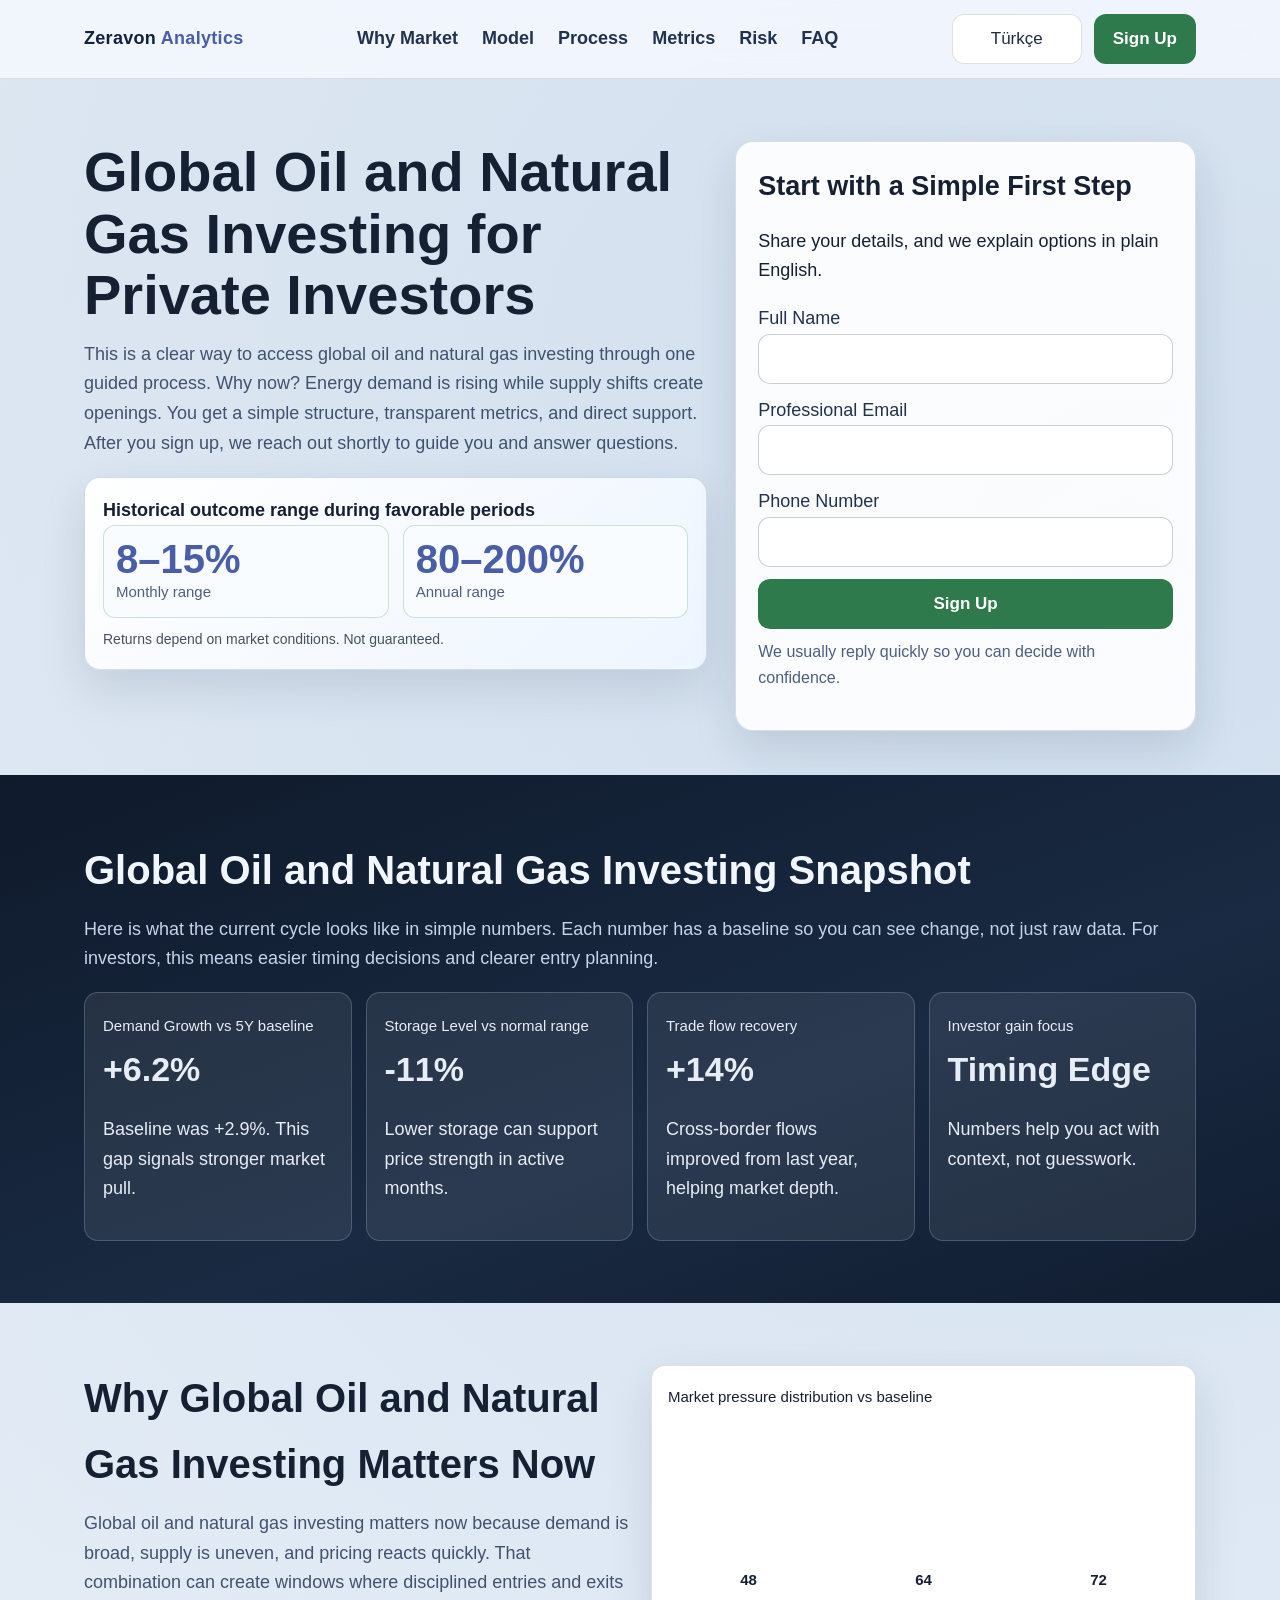
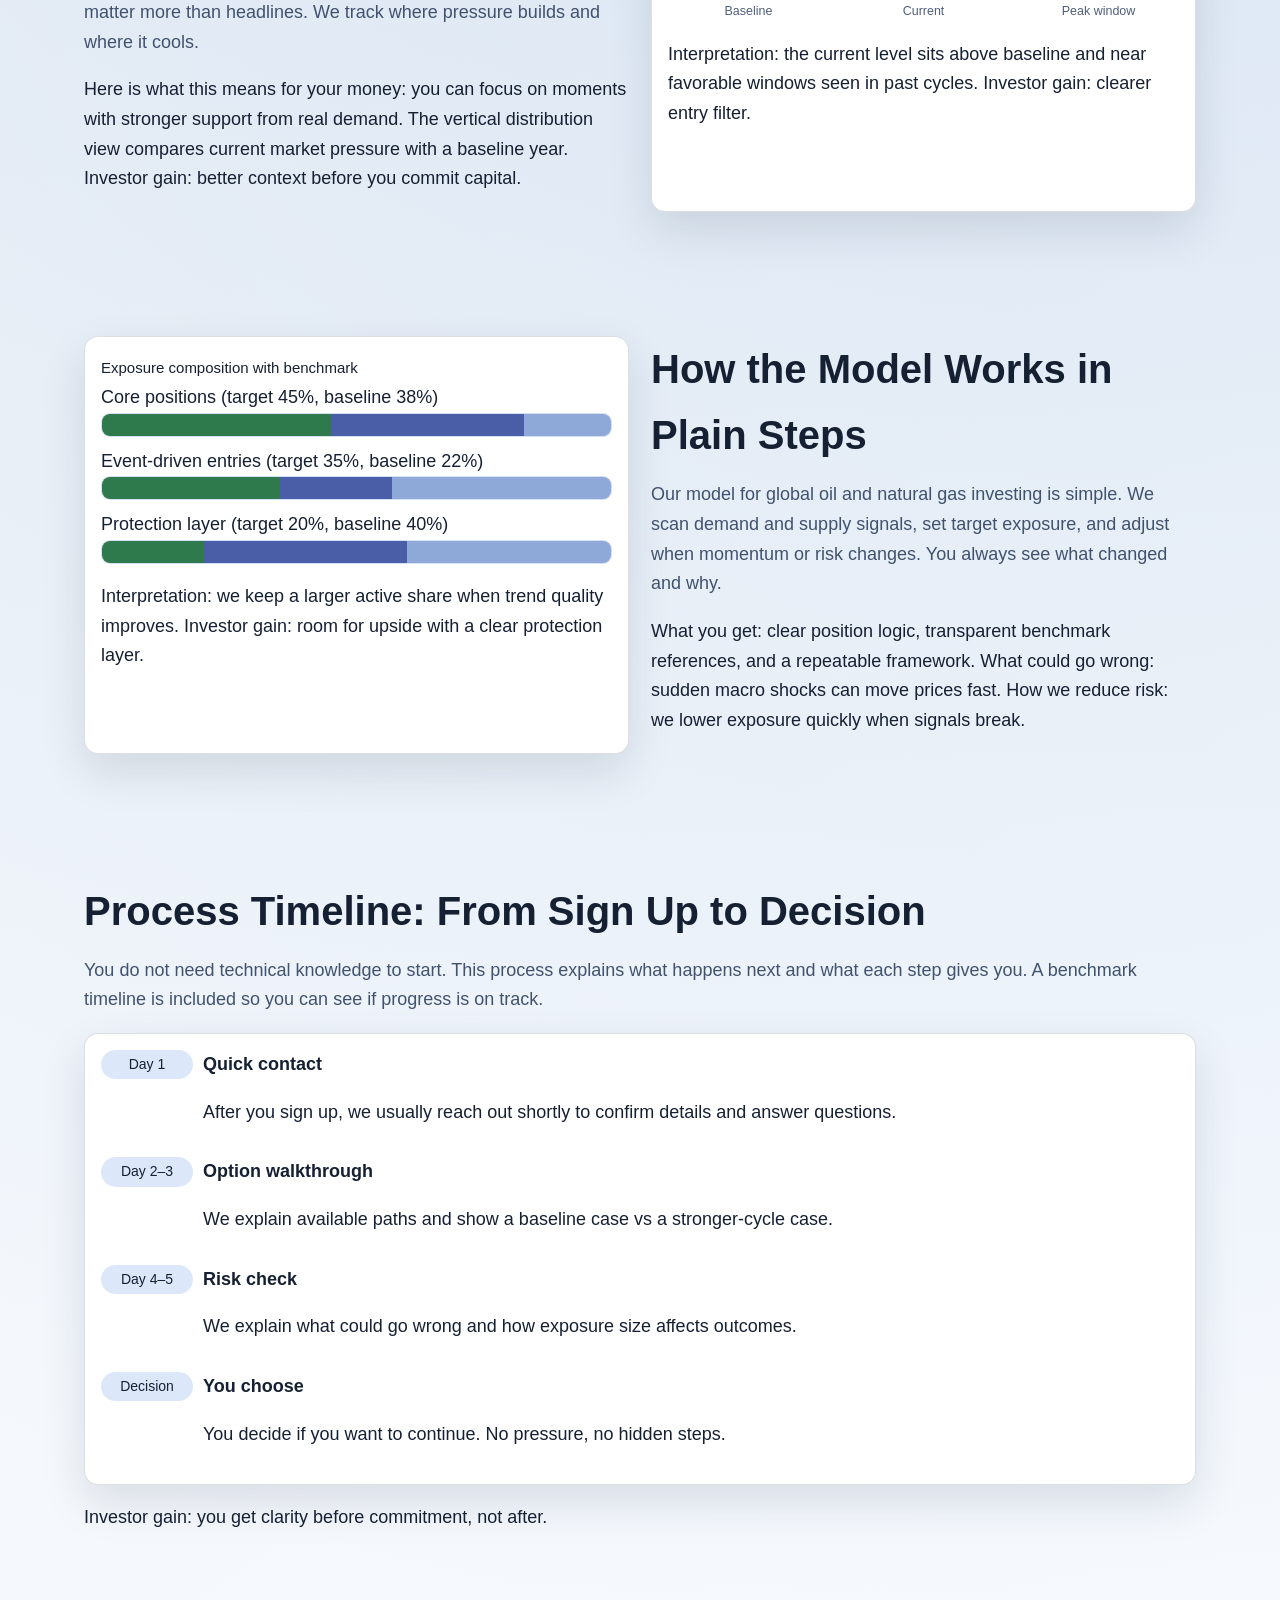
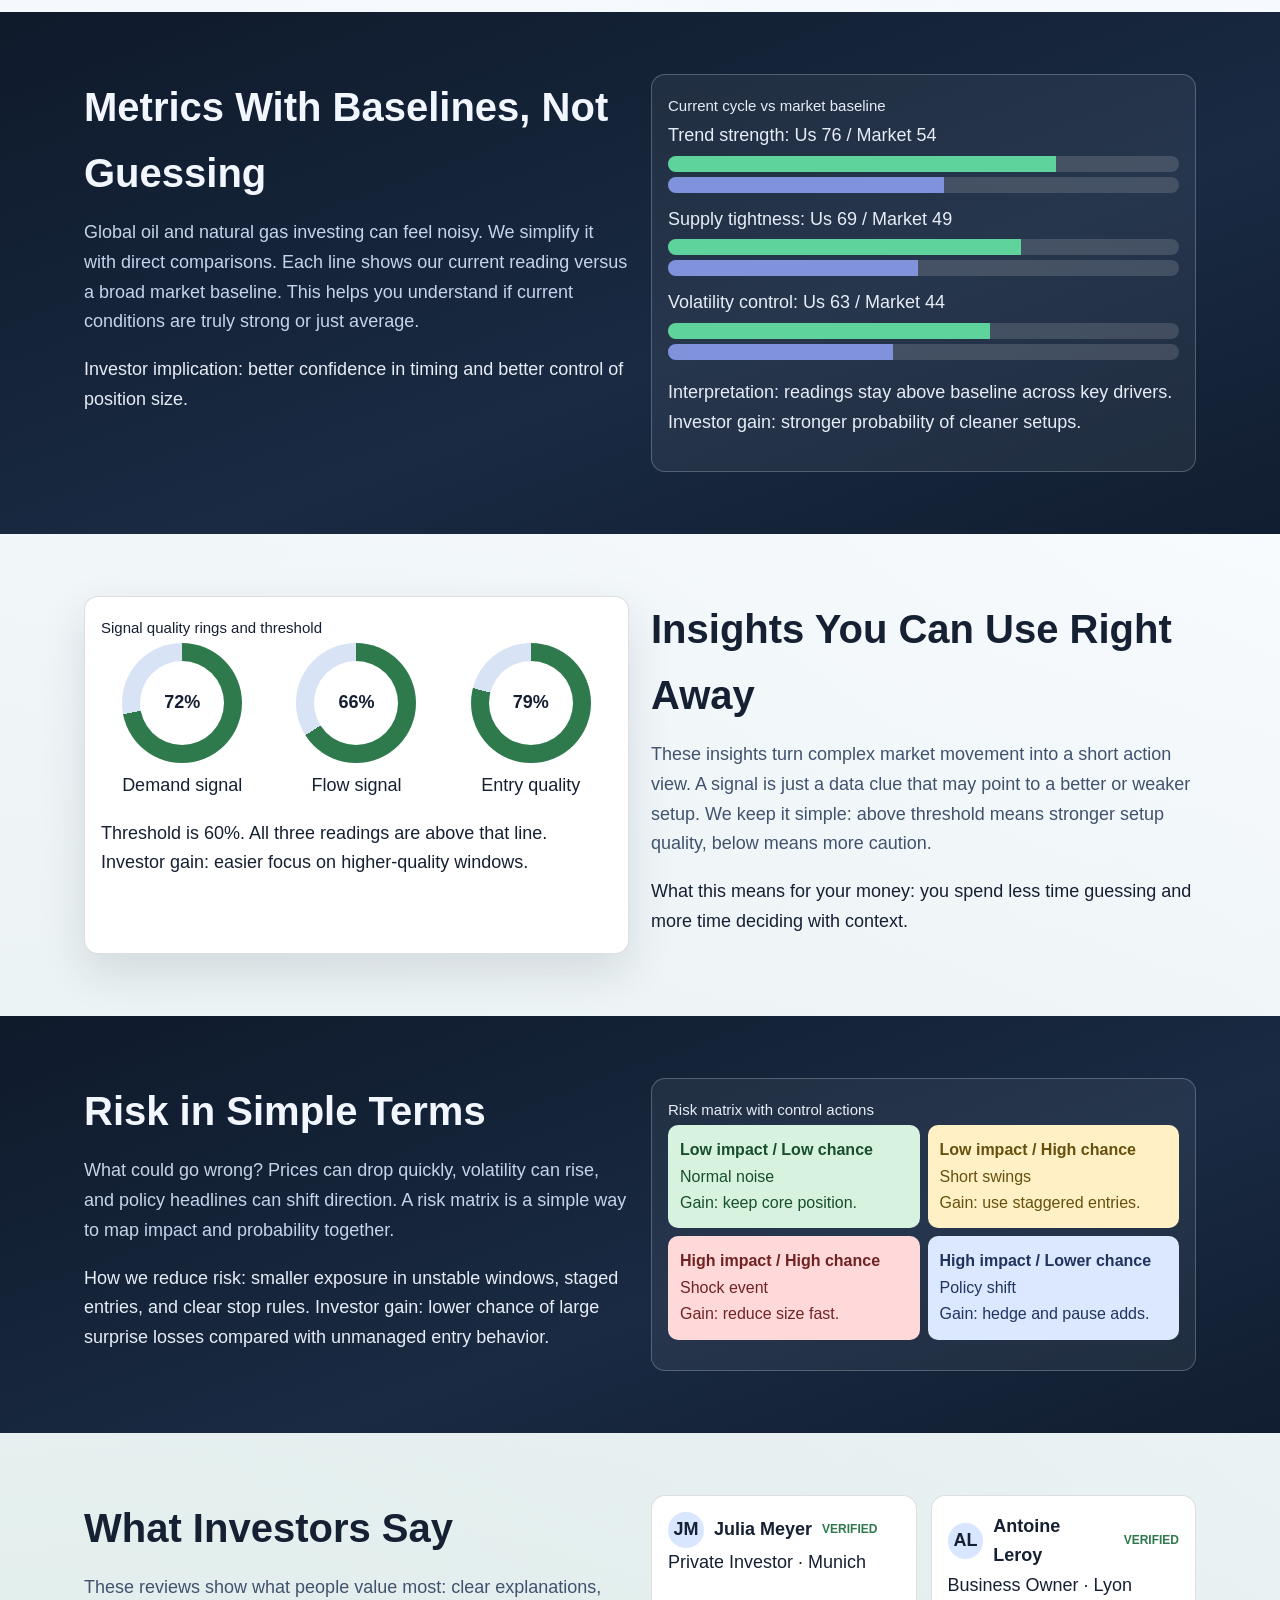
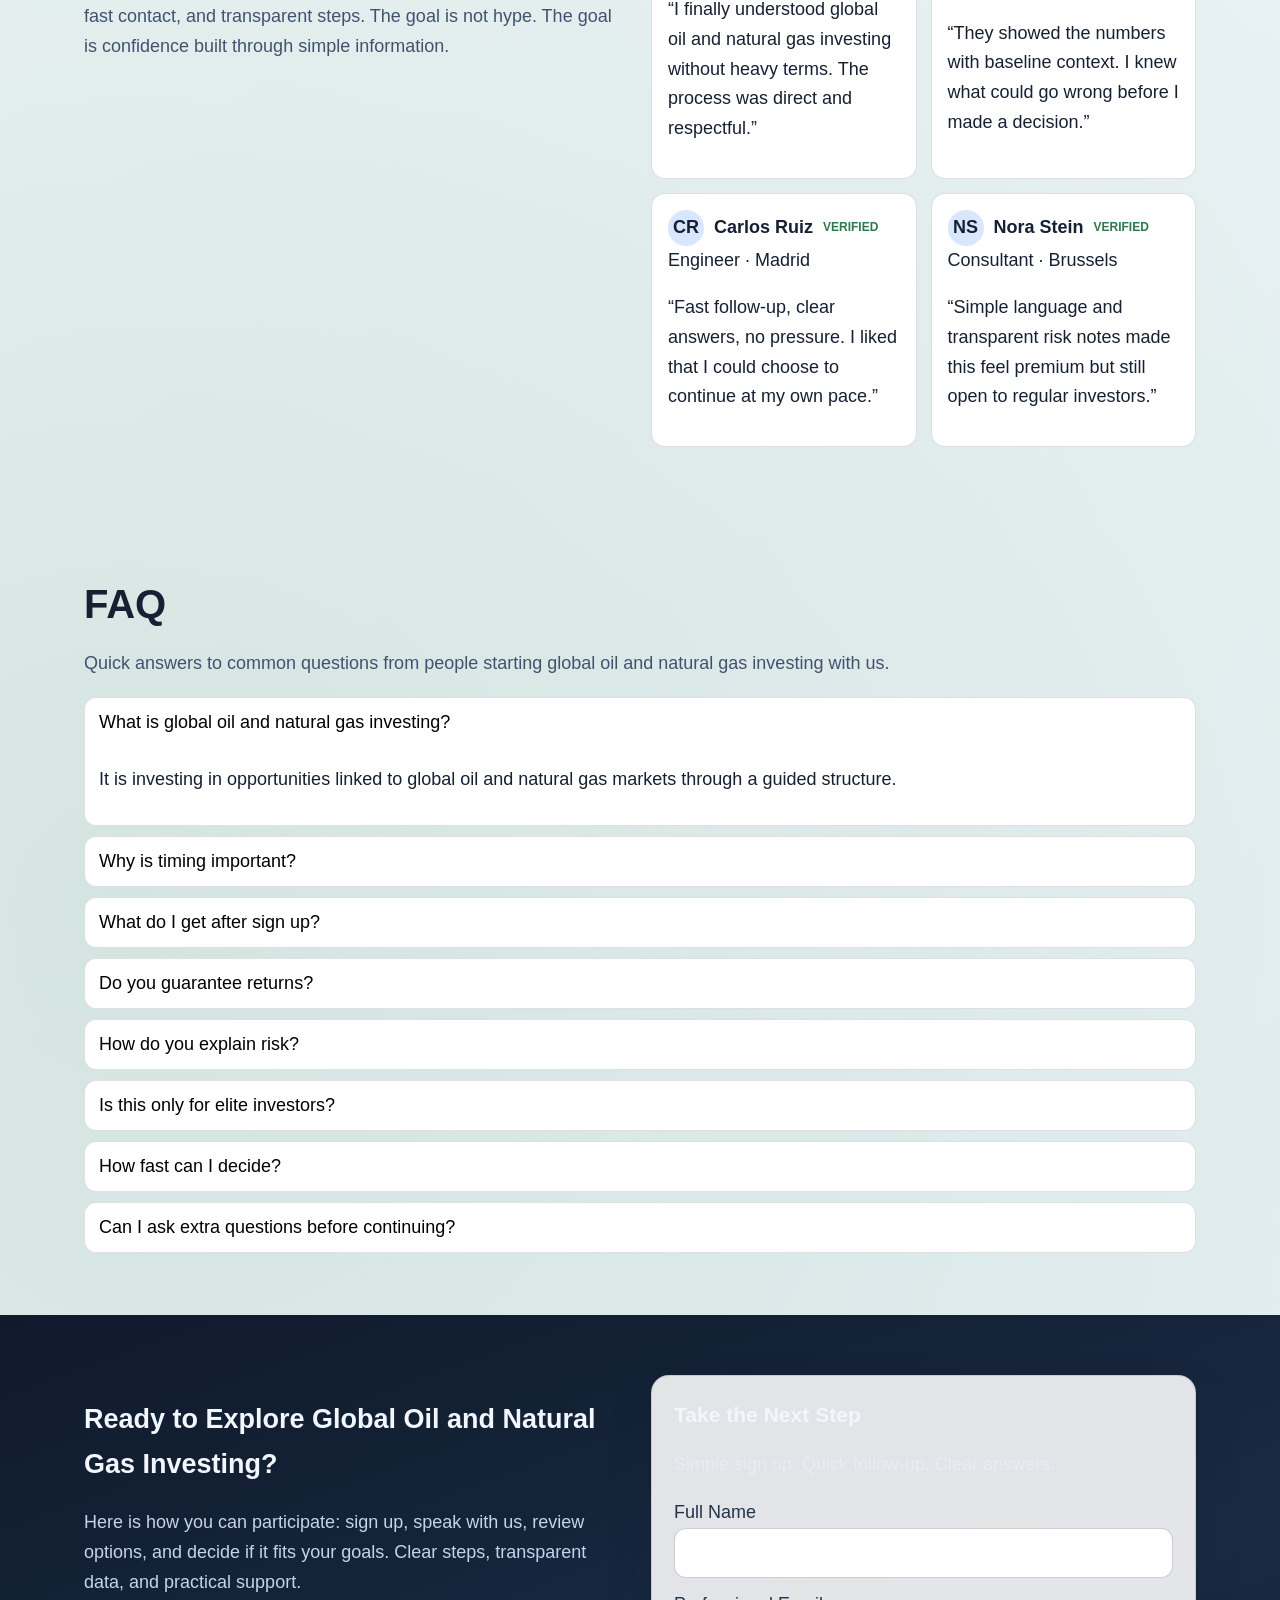
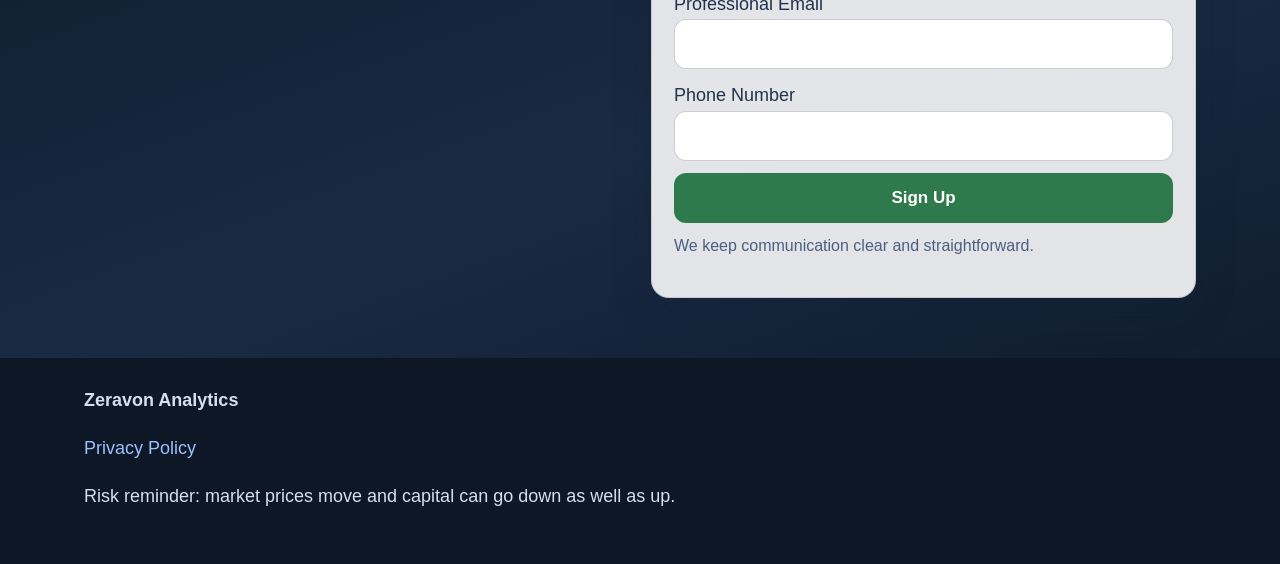
<file: tr/index.html>
<!-- DESIGN SEED: 2841 -->
<!DOCTYPE html>
<html lang="en">
<head>
  <meta charset="UTF-8" />
  <meta name="viewport" content="width=device-width, initial-scale=1.0" />
  <title>Zeravon Analytics Global Oil and Natural Gas Investing | Türkçe Page</title>
  <meta name="description" content="Explore a clear way to start global oil and natural gas investing with Zeravon Analytics. Learn the process, key numbers, risks, and next steps." />
  <link rel="canonical" href="https://zeravonanalytics.com/tr/index.html" />
  <meta property="og:title" content="Zeravon Analytics | Global Oil and Natural Gas Investing" />
  <meta property="og:description" content="Simple, premium, and transparent global oil and natural gas investing for private investors." />
  <meta property="og:type" content="website" />
  <meta property="og:url" content="https://zeravonanalytics.com/tr/index.html" />
  <meta property="og:image" content="https://zeravonanalytics.com/assets/img/og-cover.jpg" />
  <meta name="twitter:card" content="summary_large_image" />
  <meta name="twitter:title" content="Global Oil and Natural Gas Investing" />
  <meta name="twitter:description" content="Built for private investors who want clear energy market exposure." />
  <link rel="alternate" hreflang="en" href="https://zeravonanalytics.com/index.html" />
  <link rel="alternate" hreflang="de" href="https://zeravonanalytics.com/de/index.html" />
  <link rel="alternate" hreflang="fr" href="https://zeravonanalytics.com/fr/index.html" />
  <link rel="alternate" hreflang="es" href="https://zeravonanalytics.com/es/index.html" />
  <link rel="alternate" hreflang="it" href="https://zeravonanalytics.com/it/index.html" />
  <link rel="alternate" hreflang="tr" href="https://zeravonanalytics.com/tr/index.html" />
  <link rel="alternate" hreflang="pt" href="https://zeravonanalytics.com/pt/index.html" />
  <link rel="alternate" hreflang="ja" href="https://zeravonanalytics.com/jp/index.html" />
  <link rel="alternate" hreflang="sk" href="https://zeravonanalytics.com/sk/index.html" />
  <link rel="alternate" hreflang="nl-BE" href="https://zeravonanalytics.com/be/index.html" />
  <link rel="alternate" hreflang="x-default" href="https://zeravonanalytics.com/index.html" />
  <link rel="stylesheet" href="../assets/style.css" />
</head>
<body>
<header class="site-header">
  <div class="container header-inner">
    <a class="brand" href="../index.html">Zeravon <span>Analytics</span></a>
    <nav class="nav-links" aria-label="Primary navigation">
      <a href="#market">Why Market</a><a href="#model">Model</a><a href="#process">Process</a><a href="#metrics">Metrics</a><a href="#risk">Risk</a><a href="#faq">FAQ</a>
    </nav>
    <div class="header-right">
      <div class="lang" data-lang>
        <button class="lang-toggle" aria-expanded="false">Türkçe</button>
        <div class="lang-menu">
          <a href="../index.html"><svg class="flag" viewBox="0 0 60 30"><rect width="60" height="30" fill="#012169"/><path d="M0 0 60 30M60 0 0 30" stroke="#fff" stroke-width="6"/><path d="M0 0 60 30M60 0 0 30" stroke="#c8102e" stroke-width="3"/><path d="M30 0v30M0 15h60" stroke="#fff" stroke-width="10"/><path d="M30 0v30M0 15h60" stroke="#c8102e" stroke-width="6"/></svg>English</a>
          <a href="../de/index.html"><svg class="flag" viewBox="0 0 3 2"><rect width="3" height="2" fill="#ffce00"/><rect width="3" height="1.33" fill="#dd0000"/><rect width="3" height="0.66" fill="#000"/></svg>Deutsch</a>
          <a href="../fr/index.html"><svg class="flag" viewBox="0 0 3 2"><rect width="1" height="2" fill="#0055a4"/><rect x="1" width="1" height="2" fill="#fff"/><rect x="2" width="1" height="2" fill="#ef4135"/></svg>Français</a>
          <a href="../es/index.html"><svg class="flag" viewBox="0 0 3 2"><rect width="3" height="2" fill="#aa151b"/><rect y="0.5" width="3" height="1" fill="#f1bf00"/></svg>Español</a>
          <a href="../it/index.html"><svg class="flag" viewBox="0 0 3 2"><rect width="1" height="2" fill="#009246"/><rect x="1" width="1" height="2" fill="#fff"/><rect x="2" width="1" height="2" fill="#ce2b37"/></svg>Italiano</a>
          <a href="../tr/index.html"><svg class="flag" viewBox="0 0 3 2"><rect width="3" height="2" fill="#e30a17"/><circle cx="1.3" cy="1" r="0.45" fill="#fff"/><circle cx="1.42" cy="1" r="0.36" fill="#e30a17"/><polygon points="1.9,1 2.2,0.86 2.2,1.14" fill="#fff"/></svg>Türkçe</a>
          <a href="../pt/index.html"><svg class="flag" viewBox="0 0 3 2"><rect width="1.2" height="2" fill="#046a38"/><rect x="1.2" width="1.8" height="2" fill="#da291c"/></svg>Português</a>
          <a href="../jp/index.html"><svg class="flag" viewBox="0 0 3 2"><rect width="3" height="2" fill="#fff"/><circle cx="1.5" cy="1" r="0.45" fill="#bc002d"/></svg>日本語</a>
          <a href="../sk/index.html"><svg class="flag" viewBox="0 0 3 2"><rect width="3" height="2" fill="#ee1c25"/><rect width="3" height="1.33" fill="#0b4ea2"/><rect width="3" height="0.66" fill="#fff"/></svg>Slovak</a>
          <a href="../be/index.html"><svg class="flag" viewBox="0 0 3 2"><rect width="1" height="2" fill="#000"/><rect x="1" width="1" height="2" fill="#ffe936"/><rect x="2" width="1" height="2" fill="#ef3340"/></svg>Nederlands(BE)</a>
        </div>
      </div>
      <button class="btn btn-primary">Sign Up</button>
      <button class="burger" data-burger aria-label="Open menu">☰</button>
    </div>
  </div>
</header>

<div class="mobile-drawer" data-drawer>
  <div class="drawer-panel" role="dialog" aria-modal="true" aria-label="Mobile menu">
    <div class="drawer-top"><strong>Menu</strong><button class="close-btn" data-close-drawer>X</button></div>
    <nav class="drawer-nav">
      <a href="#market">Why Market</a><a href="#model">Model</a><a href="#process">Process</a><a href="#metrics">Metrics</a><a href="#risk">Risk</a><a href="#faq">FAQ</a>
    </nav>
    <div class="drawer-actions">
      <div class="lang" data-lang>
        <button class="lang-toggle">Türkçe</button>
        <div class="lang-menu">
                <a href="../index.html">English</a>
                <a href="../de/index.html">Deutsch</a>
                <a href="../fr/index.html">Français</a>
                <a href="../es/index.html">Español</a>
                <a href="../it/index.html">Italiano</a>
                <a href="../tr/index.html">Türkçe</a>
                <a href="../pt/index.html">Português</a>
                <a href="../jp/index.html">日本語</a>
                <a href="../sk/index.html">Slovak</a>
                <a href="../be/index.html">Nederlands(BE)</a>
        </div>
      </div>
      <button class="btn btn-primary">Sign Up</button>
    </div>
  </div>
</div>

<main>
  <section class="hero">
    <div class="container hero-wrap">
      <div class="reveal">
        <h1>Global Oil and Natural Gas Investing for Private Investors</h1>
        <p class="lead">This is a clear way to access global oil and natural gas investing through one guided process. Why now? Energy demand is rising while supply shifts create openings. You get a simple structure, transparent metrics, and direct support. After you sign up, we reach out shortly to guide you and answer questions.</p>
        <div class="performance-panel">
          <strong>Historical outcome range during favorable periods</strong>
          <div class="performance-grid">
            <div class="metric"><div class="big">8–15%</div><small>Monthly range</small></div>
            <div class="metric"><div class="big">80–200%</div><small>Annual range</small></div>
          </div>
          <p class="micro">Returns depend on market conditions. Not guaranteed.</p>
        </div>
      </div>
      <form class="form-card reveal" aria-label="Hero lead form">
        <h2>Start with a Simple First Step</h2>
        <p>Share your details, and we explain options in plain English.</p>
        <div class="form-grid">
          <label>Full Name<input type="text" name="full_name" required /></label>
          <label>Professional Email<input type="email" name="email" required /></label>
          <label>Phone Number<input type="tel" name="phone" required /></label>
          <button class="btn btn-primary" type="submit">Sign Up</button>
        </div>
        <p class="trust">We usually reply quickly so you can decide with confidence.</p>
      </form>
    </div>
  </section>

  <section class="section dark kpi-strip reveal">
    <div class="container">
      <h2>Global Oil and Natural Gas Investing Snapshot</h2>
      <p class="section-intro">Here is what the current cycle looks like in simple numbers. Each number has a baseline so you can see change, not just raw data. For investors, this means easier timing decisions and clearer entry planning.</p>
      <div class="kpi-grid">
        <article class="kpi-card"><small>Demand Growth vs 5Y baseline</small><strong>+6.2%</strong><p>Baseline was +2.9%. This gap signals stronger market pull.</p></article>
        <article class="kpi-card"><small>Storage Level vs normal range</small><strong>-11%</strong><p>Lower storage can support price strength in active months.</p></article>
        <article class="kpi-card"><small>Trade flow recovery</small><strong>+14%</strong><p>Cross-border flows improved from last year, helping market depth.</p></article>
        <article class="kpi-card"><small>Investor gain focus</small><strong>Timing Edge</strong><p>Numbers help you act with context, not guesswork.</p></article>
      </div>
    </div>
  </section>

  <section id="market" class="section reveal">
    <div class="container market-layout">
      <div>
        <h2>Why Global Oil and Natural Gas Investing Matters Now</h2>
        <p class="section-intro">Global oil and natural gas investing matters now because demand is broad, supply is uneven, and pricing reacts quickly. That combination can create windows where disciplined entries and exits matter more than headlines. We track where pressure builds and where it cools.</p>
        <p>Here is what this means for your money: you can focus on moments with stronger support from real demand. The vertical distribution view compares current market pressure with a baseline year. Investor gain: better context before you commit capital.</p>
      </div>
      <div class="card">
        <small>Market pressure distribution vs baseline</small>
        <div class="vbars">
          <div class="vbar"><div class="col" style="height:48%"></div><strong>48</strong><small>Baseline</small></div>
          <div class="vbar"><div class="col" style="height:64%"></div><strong>64</strong><small>Current</small></div>
          <div class="vbar"><div class="col" style="height:72%"></div><strong>72</strong><small>Peak window</small></div>
        </div>
        <p>Interpretation: the current level sits above baseline and near favorable windows seen in past cycles. Investor gain: clearer entry filter.</p>
      </div>
    </div>
  </section>

  <section id="model" class="section reveal">
    <div class="container model-layout">
      <div class="card">
        <small>Exposure composition with benchmark</small>
        <div class="stack">
          <div><div>Core positions (target 45%, baseline 38%)</div><div class="stack-item"><div class="stack-fill"><span class="seg-a" style="width:45%"></span><span class="seg-b" style="width:38%"></span><span class="seg-c" style="width:17%"></span></div></div></div>
          <div><div>Event-driven entries (target 35%, baseline 22%)</div><div class="stack-item"><div class="stack-fill"><span class="seg-a" style="width:35%"></span><span class="seg-b" style="width:22%"></span><span class="seg-c" style="width:43%"></span></div></div></div>
          <div><div>Protection layer (target 20%, baseline 40%)</div><div class="stack-item"><div class="stack-fill"><span class="seg-a" style="width:20%"></span><span class="seg-b" style="width:40%"></span><span class="seg-c" style="width:40%"></span></div></div></div>
        </div>
        <p>Interpretation: we keep a larger active share when trend quality improves. Investor gain: room for upside with a clear protection layer.</p>
      </div>
      <div>
        <h2>How the Model Works in Plain Steps</h2>
        <p class="section-intro">Our model for global oil and natural gas investing is simple. We scan demand and supply signals, set target exposure, and adjust when momentum or risk changes. You always see what changed and why.</p>
        <p>What you get: clear position logic, transparent benchmark references, and a repeatable framework. What could go wrong: sudden macro shocks can move prices fast. How we reduce risk: we lower exposure quickly when signals break.</p>
      </div>
    </div>
  </section>

  <section id="process" class="section reveal">
    <div class="container">
      <h2>Process Timeline: From Sign Up to Decision</h2>
      <p class="section-intro">You do not need technical knowledge to start. This process explains what happens next and what each step gives you. A benchmark timeline is included so you can see if progress is on track.</p>
      <div class="card timeline">
        <div class="step"><span class="tag">Day 1</span><div><strong>Quick contact</strong><p>After you sign up, we usually reach out shortly to confirm details and answer questions.</p></div></div>
        <div class="step"><span class="tag">Day 2–3</span><div><strong>Option walkthrough</strong><p>We explain available paths and show a baseline case vs a stronger-cycle case.</p></div></div>
        <div class="step"><span class="tag">Day 4–5</span><div><strong>Risk check</strong><p>We explain what could go wrong and how exposure size affects outcomes.</p></div></div>
        <div class="step"><span class="tag">Decision</span><div><strong>You choose</strong><p>You decide if you want to continue. No pressure, no hidden steps.</p></div></div>
      </div>
      <p>Investor gain: you get clarity before commitment, not after.</p>
    </div>
  </section>

  <section id="metrics" class="section dark reveal">
    <div class="container metrics-layout">
      <div>
        <h2>Metrics With Baselines, Not Guessing</h2>
        <p class="section-intro">Global oil and natural gas investing can feel noisy. We simplify it with direct comparisons. Each line shows our current reading versus a broad market baseline. This helps you understand if current conditions are truly strong or just average.</p>
        <p>Investor implication: better confidence in timing and better control of position size.</p>
      </div>
      <div class="card">
        <small>Current cycle vs market baseline</small>
        <div class="dual-bars">
          <div class="dual"><span>Trend strength: Us 76 / Market 54</span><div class="track"><div class="fill-us" style="width:76%"></div></div><div class="track"><div class="fill-market" style="width:54%"></div></div></div>
          <div class="dual"><span>Supply tightness: Us 69 / Market 49</span><div class="track"><div class="fill-us" style="width:69%"></div></div><div class="track"><div class="fill-market" style="width:49%"></div></div></div>
          <div class="dual"><span>Volatility control: Us 63 / Market 44</span><div class="track"><div class="fill-us" style="width:63%"></div></div><div class="track"><div class="fill-market" style="width:44%"></div></div></div>
        </div>
        <p>Interpretation: readings stay above baseline across key drivers. Investor gain: stronger probability of cleaner setups.</p>
      </div>
    </div>
  </section>

  <section class="section reveal">
    <div class="container insights-layout">
      <div class="card">
        <small>Signal quality rings and threshold</small>
        <div class="rings">
          <div class="ring-card"><div class="ring" style="--val:72%"><span>72%</span></div><div>Demand signal</div></div>
          <div class="ring-card"><div class="ring" style="--val:66%"><span>66%</span></div><div>Flow signal</div></div>
          <div class="ring-card"><div class="ring" style="--val:79%"><span>79%</span></div><div>Entry quality</div></div>
        </div>
        <p>Threshold is 60%. All three readings are above that line. Investor gain: easier focus on higher-quality windows.</p>
      </div>
      <div>
        <h2>Insights You Can Use Right Away</h2>
        <p class="section-intro">These insights turn complex market movement into a short action view. A signal is just a data clue that may point to a better or weaker setup. We keep it simple: above threshold means stronger setup quality, below means more caution.</p>
        <p>What this means for your money: you spend less time guessing and more time deciding with context.</p>
      </div>
    </div>
  </section>

  <section id="risk" class="section dark reveal">
    <div class="container risk-layout">
      <div>
        <h2>Risk in Simple Terms</h2>
        <p class="section-intro">What could go wrong? Prices can drop quickly, volatility can rise, and policy headlines can shift direction. A risk matrix is a simple way to map impact and probability together.</p>
        <p>How we reduce risk: smaller exposure in unstable windows, staged entries, and clear stop rules. Investor gain: lower chance of large surprise losses compared with unmanaged entry behavior.</p>
      </div>
      <div class="card">
        <small>Risk matrix with control actions</small>
        <div class="risk-matrix">
          <div class="cell low"><strong>Low impact / Low chance</strong><br/>Normal noise<br/>Gain: keep core position.</div>
          <div class="cell med"><strong>Low impact / High chance</strong><br/>Short swings<br/>Gain: use staggered entries.</div>
          <div class="cell high"><strong>High impact / High chance</strong><br/>Shock event
<br/>Gain: reduce size fast.</div>
          <div class="cell ctl"><strong>High impact / Lower chance</strong><br/>Policy shift
<br/>Gain: hedge and pause adds.</div>
        </div>
      </div>
    </div>
  </section>

  <section class="section reveal">
    <div class="container reviews-layout">
      <div>
        <h2>What Investors Say</h2>
        <p class="section-intro">These reviews show what people value most: clear explanations, fast contact, and transparent steps. The goal is not hype. The goal is confidence built through simple information.</p>
      </div>
      <div class="review-grid">
        <article class="review-card"><div class="review-top"><div class="avatar">JM</div><strong>Julia Meyer</strong><span class="verified">VERIFIED</span></div><div>Private Investor · Munich</div><p>“I finally understood global oil and natural gas investing without heavy terms. The process was direct and respectful.”</p></article>
        <article class="review-card"><div class="review-top"><div class="avatar">AL</div><strong>Antoine Leroy</strong><span class="verified">VERIFIED</span></div><div>Business Owner · Lyon</div><p>“They showed the numbers with baseline context. I knew what could go wrong before I made a decision.”</p></article>
        <article class="review-card"><div class="review-top"><div class="avatar">CR</div><strong>Carlos Ruiz</strong><span class="verified">VERIFIED</span></div><div>Engineer · Madrid</div><p>“Fast follow-up, clear answers, no pressure. I liked that I could choose to continue at my own pace.”</p></article>
        <article class="review-card"><div class="review-top"><div class="avatar">NS</div><strong>Nora Stein</strong><span class="verified">VERIFIED</span></div><div>Consultant · Brussels</div><p>“Simple language and transparent risk notes made this feel premium but still open to regular investors.”</p></article>
      </div>
    </div>
  </section>

  <section id="faq" class="section reveal">
    <div class="container">
      <h2>FAQ</h2>
      <p class="section-intro">Quick answers to common questions from people starting global oil and natural gas investing with us.</p>
      <div class="faq-list">
        <article class="faq-item open"><button class="faq-q">What is global oil and natural gas investing?</button><div class="faq-a"><p>It is investing in opportunities linked to global oil and natural gas markets through a guided structure.</p></div></article>
        <article class="faq-item"><button class="faq-q">Why is timing important?</button><div class="faq-a"><p>Prices move in cycles. Timing helps you enter when demand and supply signals are stronger.</p></div></article>
        <article class="faq-item"><button class="faq-q">What do I get after sign up?</button><div class="faq-a"><p>After you sign up, we usually reach out shortly to confirm details and answer questions.</p></div></article>
        <article class="faq-item"><button class="faq-q">Do you guarantee returns?</button><div class="faq-a"><p>No. Returns depend on market conditions and are never guaranteed.</p></div></article>
        <article class="faq-item"><button class="faq-q">How do you explain risk?</button><div class="faq-a"><p>We explain downside scenarios in simple language and show how exposure size changes outcomes.</p></div></article>
        <article class="faq-item"><button class="faq-q">Is this only for elite investors?</button><div class="faq-a"><p>No. This is built for private investors who want clarity and transparent support.</p></div></article>
        <article class="faq-item"><button class="faq-q">How fast can I decide?</button><div class="faq-a"><p>You decide at your pace after the walkthrough and risk explanation.</p></div></article>
        <article class="faq-item"><button class="faq-q">Can I ask extra questions before continuing?</button><div class="faq-a"><p>Yes. We encourage questions so you can make a confident decision.</p></div></article>
      </div>
    </div>
  </section>

  <section class="final-cta dark reveal">
    <div class="container cta-layout">
      <div>
        <h2>Ready to Explore Global Oil and Natural Gas Investing?</h2>
        <p class="section-intro">Here is how you can participate: sign up, speak with us, review options, and decide if it fits your goals. Clear steps, transparent data, and practical support.</p>
      </div>
      <form class="form-card" aria-label="Final lead form">
        <h3>Take the Next Step</h3>
        <p>Simple sign up. Quick follow-up. Clear answers.</p>
        <div class="form-grid">
          <label>Full Name<input type="text" required /></label>
          <label>Professional Email<input type="email" required /></label>
          <label>Phone Number<input type="tel" required /></label>
          <button class="btn btn-primary" type="submit">Sign Up</button>
        </div>
        <p class="trust">We keep communication clear and straightforward.</p>
      </form>
    </div>
  </section>
</main>

<footer>
  <div class="container">
    <strong>Zeravon Analytics</strong>
    <p><a href="#" data-open-privacy>Privacy Policy</a></p>
    <p>Risk reminder: market prices move and capital can go down as well as up.</p>
  </div>
</footer>

<div class="modal" data-modal>
  <div class="modal-panel" role="dialog" aria-modal="true" aria-label="Privacy Policy">
    <div class="modal-top"><h2>Privacy Policy</h2><button class="close-btn" data-close-modal aria-label="Close">X</button></div>
    <p><strong>Introduction:</strong> We explain what data we use and why in clear terms.</p>
    <p><strong>Data collection:</strong> We collect name, email, phone, and website usage data.</p>
    <p><strong>Legal basis:</strong> We process data when you consent or when needed to answer your request.</p>
    <p><strong>Cookies:</strong> We use cookies to improve site performance and understand usage patterns.</p>
    <p><strong>Retention:</strong> We keep data only for as long as needed for communication and legal duties.</p>
    <p><strong>Third-party sharing:</strong> We share limited data with service providers that help run the site.</p>
    <p><strong>Security:</strong> We use technical and process controls to protect stored information.</p>
    <p><strong>User rights:</strong> You can request access, correction, or deletion of your personal data.</p>
    <p><strong>International transfers:</strong> Some data may be processed outside your country with safeguards.</p>
    <p><strong>Industry risk disclosure:</strong> Investment-related communication includes market risk and no guarantee of returns.</p>
    <p><strong>Contact:</strong> Email privacy@zeravonanalytics.com for privacy questions.</p>
    <div class="modal-footer"><button class="close-btn" data-close-modal>Close</button></div>
  </div>
</div>

<script type="application/ld+json">{"@context":"https://schema.org","@graph":[{"@type":"Organization","name":"Zeravon Analytics","url":"https://zeravonanalytics.com"},{"@type":"WebSite","name":"Zeravon Analytics","url":"https://zeravonanalytics.com"},{"@type":"FAQPage","mainEntity":[{"@type":"Question","name":"What is global oil and natural gas investing?","acceptedAnswer":{"@type":"Answer","text":"It is investing in opportunities linked to global oil and natural gas markets through a guided structure."}},{"@type":"Question","name":"Do you guarantee returns?","acceptedAnswer":{"@type":"Answer","text":"No. Returns depend on market conditions and are never guaranteed."}}]},{"@type":"Review","author":{"@type":"Person","name":"Julia Meyer"},"reviewBody":"I finally understood global oil and natural gas investing without heavy terms.","itemReviewed":{"@type":"Organization","name":"Zeravon Analytics"}}]}</script>
<script src="../assets/app.js" defer></script>
</body>
</html>
</file>
<file: assets/style.css>
/*
DESIGN PROFILE
• ID: IM-2841
• Background family: Cool
• Surface style: Soft elevated cards
• Accent A (CTA): Forest green
• Accent B: Slate blue
• Text strategy: Mixed
• Section rhythm: Light hero → Dark KPI → Light market → Split model → Light process → Dark metrics → Light insights → Dark risk → Light reviews/FAQ → Dark final CTA
• Glow strategy: Mint glow top-right in hero + slate glow bottom-left in metrics
*/
:root {
  --bg-main: #eef2f7;
  --bg-soft: #f8fbff;
  --bg-dark: #0f1a2b;
  --surface: #ffffff;
  --surface-dark: #142338;
  --text-main: #162033;
  --text-soft: #41526f;
  --text-light: #e7edf7;
  --accent-a: #2f7a4c;
  --accent-a-hover: #26643e;
  --accent-b: #4a5ea8;
  --border-soft: rgba(19, 32, 55, 0.14);
  --shadow-soft: 0 18px 45px rgba(16, 31, 54, 0.12);
  --btn-height: 50px;
  --radius-lg: 18px;
  --radius-md: 12px;
}

* { box-sizing: border-box; }
html, body { margin: 0; padding: 0; overflow-x: hidden; }
body {
  font-family: Inter, "Segoe UI", Arial, sans-serif;
  background: radial-gradient(circle at 88% 8%, rgba(60, 123, 189, 0.18), transparent 42%),
              radial-gradient(circle at 10% 82%, rgba(44, 122, 76, 0.16), transparent 40%),
              linear-gradient(145deg, #eef2f7 0%, #f8fbff 58%, #edf4fa 100%);
  color: var(--text-main);
  font-size: 18px;
  line-height: 1.65;
}
section { width: 100%; overflow: hidden; }
a { color: var(--accent-a); text-decoration: none; }
a:focus-visible, button:focus-visible, input:focus-visible {
  outline: 2px solid var(--accent-a);
  outline-offset: 2px;
}
.container {
  max-width: 1160px;
  margin: 0 auto;
  padding-inline: 24px;
}

.site-header {
  position: sticky; top: 0; z-index: 40;
  background: rgba(245, 249, 255, 0.86);
  backdrop-filter: blur(12px);
  border-bottom: 1px solid rgba(28, 45, 68, 0.12);
}
.header-inner {
  min-height: 78px;
  display: flex;
  justify-content: space-between;
  align-items: center;
  gap: 16px;
}
.brand { font-weight: 800; letter-spacing: 0.3px; color: #12233f; }
.brand span { color: var(--accent-b); }
.nav-links {
  display: flex;
  gap: 24px;
  align-items: center;
  flex-wrap: wrap;
}
.nav-links a { color: #20324f; font-weight: 550; }
.header-right { display: flex; align-items: center; gap: 12px; }

.lang {
  position: relative;
}
.lang-toggle,
.btn {
  height: var(--btn-height);
  padding: 0 18px;
  border-radius: 12px;
  font-size: 17px;
  border: 1px solid var(--border-soft);
  display: inline-flex;
  align-items: center;
  justify-content: center;
  cursor: pointer;
  white-space: nowrap;
}
.lang-toggle { background: #fff; color: #1d2c45; min-width: 130px; }
.btn-primary {
  background: var(--accent-a);
  color: #fff;
  border: 1px solid transparent;
  font-weight: 700;
}
.btn-primary:hover { background: var(--accent-a-hover); }

.lang-menu {
  position: absolute; right: 0; top: calc(100% + 10px);
  width: 230px;
  background: #fff;
  border: 1px solid var(--border-soft);
  border-radius: 14px;
  box-shadow: var(--shadow-soft);
  padding: 8px;
  display: none;
}
.lang.open .lang-menu { display: block; }
.lang-menu a {
  display: flex;
  align-items: center;
  gap: 10px;
  color: #1f2e47;
  padding: 10px;
  border-radius: 10px;
}
.lang-menu a:hover { background: #edf3fd; }
.flag { width: 18px; height: 14px; border-radius: 2px; border: 1px solid rgba(0,0,0,0.15); }

.burger {
  display: none;
  height: var(--btn-height);
  width: var(--btn-height);
  border-radius: 12px;
  border: 1px solid var(--border-soft);
  background: #fff;
}
.mobile-drawer {
  position: fixed; inset: 0;
  display: none;
  background: rgba(8, 14, 24, 0.44);
  z-index: 80;
}
.mobile-drawer.open { display: block; }
.drawer-panel {
  margin-left: auto;
  height: 100%;
  width: min(390px, 100%);
  background: #f9fbff;
  padding: 22px;
  overflow: auto;
}
.drawer-top { display: flex; justify-content: space-between; align-items: center; }
.close-btn { background: #fff; border: 1px solid var(--border-soft); border-radius: 10px; padding: 8px 12px; }
.drawer-nav { display: grid; gap: 10px; margin-top: 22px; }
.drawer-nav a { color: #1e314f; font-weight: 600; }
.drawer-actions { margin-top: 20px; display: grid; gap: 12px; }

.hero {
  padding: 62px 0 44px;
}
.hero-wrap {
  display: grid;
  grid-template-columns: 1.15fr 0.85fr;
  gap: 28px;
  align-items: start;
}
.hero h1 { font-size: clamp(34px, 6vw, 56px); line-height: 1.1; margin: 0 0 14px; }
.lead { color: var(--text-soft); margin: 0 0 18px; }
.performance-panel {
  background: linear-gradient(140deg, #ffffff 0%, #edf5ff 100%);
  border: 1px solid rgba(53, 96, 150, 0.2);
  border-radius: 16px;
  box-shadow: var(--shadow-soft);
  padding: 18px;
}
.performance-grid { display: grid; grid-template-columns: 1fr 1fr; gap: 14px; }
.metric {
  min-width: 0;
  border: 1px solid rgba(47, 122, 76, 0.22);
  border-radius: 12px;
  padding: 12px;
  background: #f9fcff;
}
.metric .big { font-size: 40px; line-height: 1.05; font-weight: 800; color: var(--accent-b); }
.metric small { display: block; color: #4f5f7d; }
.micro { font-size: 14px; opacity: 0.78; margin: 10px 0 0; }

.form-card {
  background: rgba(255,255,255,0.88);
  border: 1px solid rgba(22, 35, 58, 0.14);
  box-shadow: var(--shadow-soft);
  border-radius: var(--radius-lg);
  padding: 22px;
}
.form-card h2, .form-card h3 { margin-top: 0; margin-bottom: 10px; }
.form-grid { display: grid; gap: 12px; }
label { font-size: 18px; color: #21324d; }
input {
  width: 100%;
  height: var(--btn-height);
  border-radius: 12px;
  border: 1px solid rgba(18, 32, 54, 0.22);
  padding: 0 14px;
  font-size: 18px;
}
.trust { margin-top: 10px; font-size: 16px; color: #4c5f80; }

.dark { background: linear-gradient(160deg, #0f1a2b 0%, #192a42 60%, #111d30 100%); color: var(--text-light); }
.dark h2, .dark h3 { color: #f2f6ff; }
.section { padding: 62px 0; }
.section h2 { font-size: clamp(28px, 4vw, 40px); margin: 0 0 12px; }
.section-intro { margin-top: 0; color: var(--text-soft); }
.dark .section-intro { color: #c6d3ea; }

.kpi-strip .kpi-grid { display: grid; gap: 14px; grid-template-columns: repeat(auto-fit,minmax(220px,1fr)); }
.kpi-card { min-width:0; padding: 18px; border-radius: 14px; background: rgba(255,255,255,0.08); border: 1px solid rgba(225,235,255,0.2); }
.kpi-card strong { font-size: 34px; display: block; }

.market-layout, .model-layout, .metrics-layout, .insights-layout, .risk-layout, .reviews-layout, .cta-layout {
  display: grid; gap: 22px; grid-template-columns: 1fr 1fr;
}
.card {
  min-width: 0;
  background: var(--surface);
  border: 1px solid var(--border-soft);
  border-radius: 14px;
  box-shadow: var(--shadow-soft);
  padding: 16px;
  max-width: 100%;
}
.dark .card { background: rgba(255,255,255,0.06); border-color: rgba(232,242,255,0.25); box-shadow: none; }

.vbars { display: flex; gap: 14px; align-items: end; height: 210px; }
.vbar { flex: 1; display: flex; flex-direction: column; align-items: center; gap: 8px; font-size: 15px; }
.vbar .col { width: 100%; border-radius: 10px 10px 0 0; background: linear-gradient(180deg,var(--accent-b),#7a8ecf); }
.vbar small { color: #4f5f7d; }

.stack { display: grid; gap: 10px; }
.stack-item { background: #eef3fc; border-radius: 9px; overflow: hidden; border: 1px solid #d4e0f3; }
.stack-fill { height: 22px; display: flex; }
.seg-a { background: #2f7a4c; }
.seg-b { background: #4a5ea8; }
.seg-c { background: #8ea8d8; }
.timeline { display: grid; gap: 12px; }
.step { display: grid; grid-template-columns: 92px 1fr; gap: 10px; align-items: start; }
.tag { background: #dce8f9; border-radius: 999px; padding: 3px 10px; text-align:center; font-size: 14px; }

.dual-bars { display: grid; gap: 12px; }
.dual { display: grid; gap: 5px; }
.track { position: relative; background: rgba(255,255,255,0.14); border-radius: 999px; height: 16px; overflow: hidden; }
.fill-us { height: 100%; background: #5ed49c; }
.fill-market { height: 100%; background: #7f92db; }

.rings { display: grid; grid-template-columns: repeat(3,1fr); gap: 12px; }
.ring-card { text-align:center; }
.ring {
  width: 120px; height: 120px; margin: 0 auto 8px;
  border-radius: 50%;
  background: conic-gradient(var(--accent-a) var(--val), #d8e3f6 0);
  display:grid; place-items:center;
}
.ring::before { content:""; width: 84px; height:84px; border-radius:50%; background:#fff; }
.ring span { position:absolute; font-weight:700; }

.risk-matrix { display: grid; grid-template-columns: 1fr 1fr; gap: 8px; }
.cell { padding: 12px; border-radius: 10px; font-size: 16px; }
.low { background: #d7f3e0; color:#174e2d; }
.med { background: #fff1c5; color:#66500e; }
.high { background: #ffd9d9; color:#6f2323; }
.ctl { background: #dce8ff; color:#20335e; }

.review-grid { display: grid; gap: 14px; grid-template-columns: repeat(auto-fit,minmax(240px,1fr)); }
.review-card { background: #fff; border: 1px solid var(--border-soft); border-radius: 14px; padding: 16px; }
.review-top { display:flex; align-items:center; gap:10px; flex-wrap: nowrap; }
.avatar { width: 36px; height:36px; border-radius:50%; background:#d8e6ff; display:grid; place-items:center; font-weight:700; }
.verified { font-size: 12px; color: #2f7a4c; font-weight: 700; }

.faq-list { display: grid; gap: 10px; }
.faq-item { border: 1px solid var(--border-soft); background: #fff; border-radius: 12px; overflow: hidden; }
.faq-q { width:100%; border:0; background:transparent; text-align:left; padding: 14px; font-size: 18px; cursor:pointer; }
.faq-a { max-height: 0; overflow: hidden; transition: max-height .3s ease; padding: 0 14px; }
.faq-item.open .faq-a { max-height: 180px; padding-bottom: 12px; }

.final-cta { padding: 60px 0; }
footer { padding: 28px 0 34px; background: #0d1726; color: #d7dfed; }
footer a { color: #9dc0ff; }

.modal {
  position: fixed; inset: 0; z-index: 90; display: none;
  background: rgba(9, 15, 25, 0.5);
}
.modal.open { display: grid; place-items: center; }
.modal-panel {
  width: min(760px, 95%);
  max-height: 90vh;
  overflow: auto;
  background: #fff;
  border-radius: 16px;
  border: 1px solid var(--border-soft);
  padding: 22px;
}
.modal-top { display:flex; justify-content: space-between; align-items:center; }
.modal-footer { display:flex; justify-content:flex-start; margin-top: 16px; }

.reveal { opacity: 0; transform: translateY(18px); transition: all .5s ease; }
.reveal.show { opacity:1; transform: translateY(0); }

@media (max-width: 900px) {
  .nav-links, .header-right > .lang, .header-right > .btn-primary { display: none; }
  .burger { display: inline-flex; align-items:center; justify-content:center; }
  .hero-wrap, .market-layout, .model-layout, .metrics-layout, .insights-layout, .risk-layout, .cta-layout { grid-template-columns: 1fr; }
  .hero { padding-top: 36px; }
  .rings { grid-template-columns: 1fr; }
}
</file>
